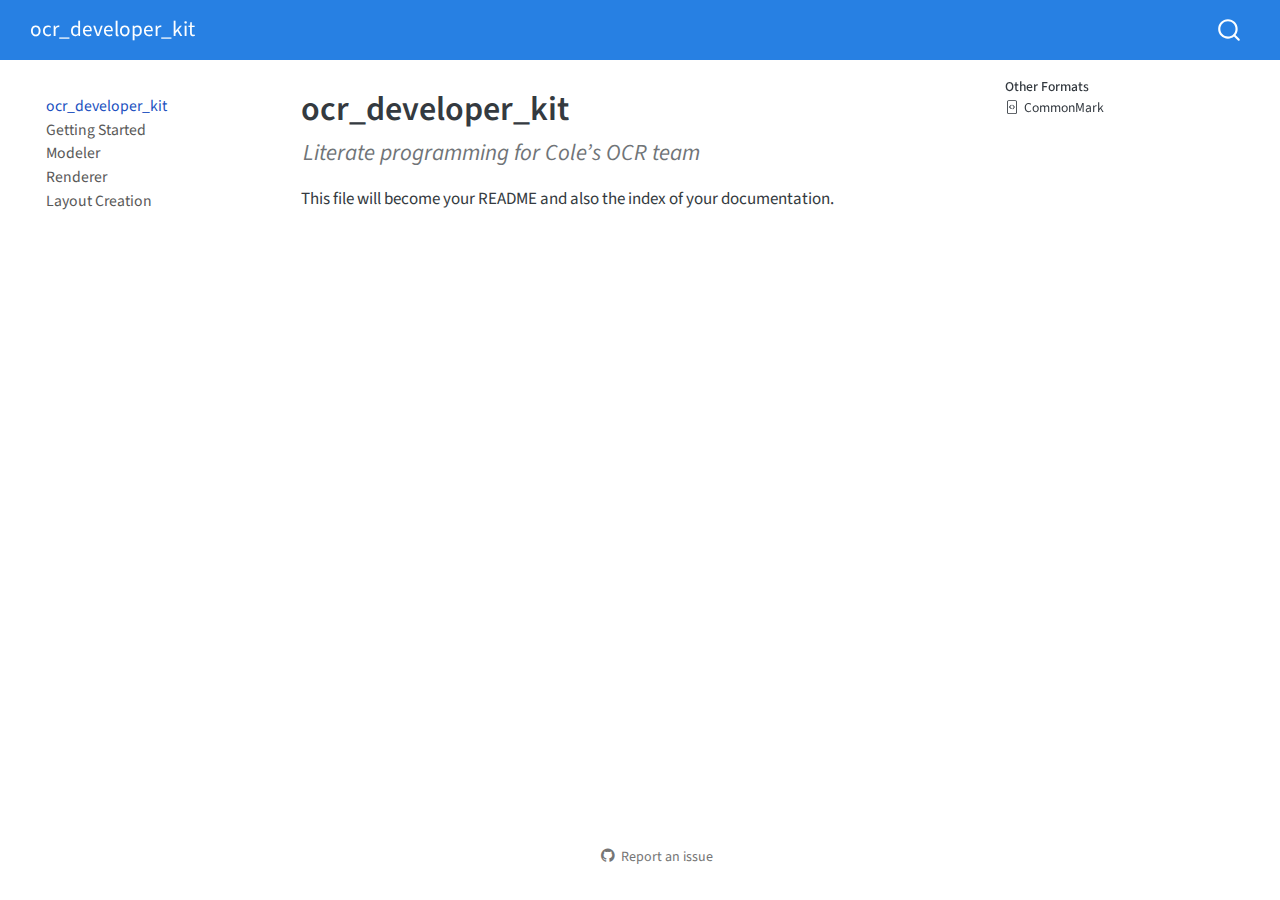
<file: index.html>
<!DOCTYPE html>
<html xmlns="http://www.w3.org/1999/xhtml" lang="en" xml:lang="en"><head>

<meta charset="utf-8">
<meta name="generator" content="quarto-1.7.34">

<meta name="viewport" content="width=device-width, initial-scale=1.0, user-scalable=yes">

<meta name="description" content="Literate programming for Cole’s OCR team">

<title>ocr_developer_kit</title>
<style>
code{white-space: pre-wrap;}
span.smallcaps{font-variant: small-caps;}
div.columns{display: flex; gap: min(4vw, 1.5em);}
div.column{flex: auto; overflow-x: auto;}
div.hanging-indent{margin-left: 1.5em; text-indent: -1.5em;}
ul.task-list{list-style: none;}
ul.task-list li input[type="checkbox"] {
  width: 0.8em;
  margin: 0 0.8em 0.2em -1em; /* quarto-specific, see https://github.com/quarto-dev/quarto-cli/issues/4556 */ 
  vertical-align: middle;
}
</style>


<script src="site_libs/quarto-nav/quarto-nav.js"></script>
<script src="site_libs/quarto-nav/headroom.min.js"></script>
<script src="site_libs/clipboard/clipboard.min.js"></script>
<script src="site_libs/quarto-search/autocomplete.umd.js"></script>
<script src="site_libs/quarto-search/fuse.min.js"></script>
<script src="site_libs/quarto-search/quarto-search.js"></script>
<meta name="quarto:offset" content="./">
<script src="site_libs/quarto-html/quarto.js" type="module"></script>
<script src="site_libs/quarto-html/tabsets/tabsets.js" type="module"></script>
<script src="site_libs/quarto-html/popper.min.js"></script>
<script src="site_libs/quarto-html/tippy.umd.min.js"></script>
<script src="site_libs/quarto-html/anchor.min.js"></script>
<link href="site_libs/quarto-html/tippy.css" rel="stylesheet">
<link href="site_libs/quarto-html/quarto-syntax-highlighting-c8ad9e5dbd60b7b70b38521ab19b7da4.css" rel="stylesheet" id="quarto-text-highlighting-styles">
<script src="site_libs/bootstrap/bootstrap.min.js"></script>
<link href="site_libs/bootstrap/bootstrap-icons.css" rel="stylesheet">
<link href="site_libs/bootstrap/bootstrap-ac0578e1f87f273c3fa40b04908a6ea7.min.css" rel="stylesheet" append-hash="true" id="quarto-bootstrap" data-mode="light">
<script id="quarto-search-options" type="application/json">{
  "location": "navbar",
  "copy-button": false,
  "collapse-after": 3,
  "panel-placement": "end",
  "type": "overlay",
  "limit": 50,
  "keyboard-shortcut": [
    "f",
    "/",
    "s"
  ],
  "show-item-context": false,
  "language": {
    "search-no-results-text": "No results",
    "search-matching-documents-text": "matching documents",
    "search-copy-link-title": "Copy link to search",
    "search-hide-matches-text": "Hide additional matches",
    "search-more-match-text": "more match in this document",
    "search-more-matches-text": "more matches in this document",
    "search-clear-button-title": "Clear",
    "search-text-placeholder": "",
    "search-detached-cancel-button-title": "Cancel",
    "search-submit-button-title": "Submit",
    "search-label": "Search"
  }
}</script>


<link rel="stylesheet" href="styles.css">
<meta property="og:title" content="ocr_developer_kit">
<meta property="og:description" content="Literate programming for Cole’s OCR team">
<meta property="og:site_name" content="ocr_developer_kit">
<meta name="twitter:title" content="ocr_developer_kit">
<meta name="twitter:description" content="Literate programming for Cole’s OCR team">
<meta name="twitter:card" content="summary">
</head>

<body class="nav-sidebar floating nav-fixed quarto-light">

<div id="quarto-search-results"></div>
  <header id="quarto-header" class="headroom fixed-top">
    <nav class="navbar navbar-expand-lg " data-bs-theme="dark">
      <div class="navbar-container container-fluid">
      <div class="navbar-brand-container mx-auto">
    <a class="navbar-brand" href="./index.html">
    <span class="navbar-title">ocr_developer_kit</span>
    </a>
  </div>
        <div class="quarto-navbar-tools tools-end">
</div>
          <div id="quarto-search" class="" title="Search"></div>
      </div> <!-- /container-fluid -->
    </nav>
  <nav class="quarto-secondary-nav">
    <div class="container-fluid d-flex">
      <button type="button" class="quarto-btn-toggle btn" data-bs-toggle="collapse" role="button" data-bs-target=".quarto-sidebar-collapse-item" aria-controls="quarto-sidebar" aria-expanded="false" aria-label="Toggle sidebar navigation" onclick="if (window.quartoToggleHeadroom) { window.quartoToggleHeadroom(); }">
        <i class="bi bi-layout-text-sidebar-reverse"></i>
      </button>
        <nav class="quarto-page-breadcrumbs" aria-label="breadcrumb"><ol class="breadcrumb"><li class="breadcrumb-item"><a href="./index.html">ocr_developer_kit</a></li></ol></nav>
        <a class="flex-grow-1" role="navigation" data-bs-toggle="collapse" data-bs-target=".quarto-sidebar-collapse-item" aria-controls="quarto-sidebar" aria-expanded="false" aria-label="Toggle sidebar navigation" onclick="if (window.quartoToggleHeadroom) { window.quartoToggleHeadroom(); }">      
        </a>
    </div>
  </nav>
</header>
<!-- content -->
<div id="quarto-content" class="quarto-container page-columns page-rows-contents page-layout-article page-navbar">
<!-- sidebar -->
  <nav id="quarto-sidebar" class="sidebar collapse collapse-horizontal quarto-sidebar-collapse-item sidebar-navigation floating overflow-auto">
    <div class="sidebar-menu-container"> 
    <ul class="list-unstyled mt-1">
        <li class="sidebar-item">
  <div class="sidebar-item-container"> 
  <a href="./index.html" class="sidebar-item-text sidebar-link active">
 <span class="menu-text">ocr_developer_kit</span></a>
  </div>
</li>
        <li class="sidebar-item">
  <div class="sidebar-item-container"> 
  <a href="./instruction_manual.html" class="sidebar-item-text sidebar-link">
 <span class="menu-text">Getting Started</span></a>
  </div>
</li>
        <li class="sidebar-item">
  <div class="sidebar-item-container"> 
  <a href="./modeler.html" class="sidebar-item-text sidebar-link">
 <span class="menu-text">Modeler</span></a>
  </div>
</li>
        <li class="sidebar-item">
  <div class="sidebar-item-container"> 
  <a href="./renderer.html" class="sidebar-item-text sidebar-link">
 <span class="menu-text">Renderer</span></a>
  </div>
</li>
        <li class="sidebar-item">
  <div class="sidebar-item-container"> 
  <a href="./komatsu_page2.html" class="sidebar-item-text sidebar-link">
 <span class="menu-text">Layout Creation</span></a>
  </div>
</li>
    </ul>
    </div>
</nav>
<div id="quarto-sidebar-glass" class="quarto-sidebar-collapse-item" data-bs-toggle="collapse" data-bs-target=".quarto-sidebar-collapse-item"></div>
<!-- margin-sidebar -->
    <div id="quarto-margin-sidebar" class="sidebar margin-sidebar">
        
    <div class="quarto-alternate-formats"><h2>Other Formats</h2><ul><li><a href="index.html.md"><i class="bi bi-file-code"></i>CommonMark</a></li></ul></div></div>
<!-- main -->
<main class="content" id="quarto-document-content">

<header id="title-block-header" class="quarto-title-block default">
<div class="quarto-title">
<h1 class="title">ocr_developer_kit</h1>
</div>

<div>
  <div class="description">
    Literate programming for Cole’s OCR team
  </div>
</div>


<div class="quarto-title-meta">

    
  
    
  </div>
  


</header>


<!-- WARNING: THIS FILE WAS AUTOGENERATED! DO NOT EDIT! -->
<p>This file will become your README and also the index of your documentation.</p>



</main> <!-- /main -->
<script id="quarto-html-after-body" type="application/javascript">
  window.document.addEventListener("DOMContentLoaded", function (event) {
    const icon = "";
    const anchorJS = new window.AnchorJS();
    anchorJS.options = {
      placement: 'right',
      icon: icon
    };
    anchorJS.add('.anchored');
    const isCodeAnnotation = (el) => {
      for (const clz of el.classList) {
        if (clz.startsWith('code-annotation-')) {                     
          return true;
        }
      }
      return false;
    }
    const onCopySuccess = function(e) {
      // button target
      const button = e.trigger;
      // don't keep focus
      button.blur();
      // flash "checked"
      button.classList.add('code-copy-button-checked');
      var currentTitle = button.getAttribute("title");
      button.setAttribute("title", "Copied!");
      let tooltip;
      if (window.bootstrap) {
        button.setAttribute("data-bs-toggle", "tooltip");
        button.setAttribute("data-bs-placement", "left");
        button.setAttribute("data-bs-title", "Copied!");
        tooltip = new bootstrap.Tooltip(button, 
          { trigger: "manual", 
            customClass: "code-copy-button-tooltip",
            offset: [0, -8]});
        tooltip.show();    
      }
      setTimeout(function() {
        if (tooltip) {
          tooltip.hide();
          button.removeAttribute("data-bs-title");
          button.removeAttribute("data-bs-toggle");
          button.removeAttribute("data-bs-placement");
        }
        button.setAttribute("title", currentTitle);
        button.classList.remove('code-copy-button-checked');
      }, 1000);
      // clear code selection
      e.clearSelection();
    }
    const getTextToCopy = function(trigger) {
        const codeEl = trigger.previousElementSibling.cloneNode(true);
        for (const childEl of codeEl.children) {
          if (isCodeAnnotation(childEl)) {
            childEl.remove();
          }
        }
        return codeEl.innerText;
    }
    const clipboard = new window.ClipboardJS('.code-copy-button:not([data-in-quarto-modal])', {
      text: getTextToCopy
    });
    clipboard.on('success', onCopySuccess);
    if (window.document.getElementById('quarto-embedded-source-code-modal')) {
      const clipboardModal = new window.ClipboardJS('.code-copy-button[data-in-quarto-modal]', {
        text: getTextToCopy,
        container: window.document.getElementById('quarto-embedded-source-code-modal')
      });
      clipboardModal.on('success', onCopySuccess);
    }
      var localhostRegex = new RegExp(/^(?:http|https):\/\/localhost\:?[0-9]*\//);
      var mailtoRegex = new RegExp(/^mailto:/);
        var filterRegex = new RegExp("https:\/\/alix559\.github\.io\/ocr_developer_kit");
      var isInternal = (href) => {
          return filterRegex.test(href) || localhostRegex.test(href) || mailtoRegex.test(href);
      }
      // Inspect non-navigation links and adorn them if external
     var links = window.document.querySelectorAll('a[href]:not(.nav-link):not(.navbar-brand):not(.toc-action):not(.sidebar-link):not(.sidebar-item-toggle):not(.pagination-link):not(.no-external):not([aria-hidden]):not(.dropdown-item):not(.quarto-navigation-tool):not(.about-link)');
      for (var i=0; i<links.length; i++) {
        const link = links[i];
        if (!isInternal(link.href)) {
          // undo the damage that might have been done by quarto-nav.js in the case of
          // links that we want to consider external
          if (link.dataset.originalHref !== undefined) {
            link.href = link.dataset.originalHref;
          }
        }
      }
    function tippyHover(el, contentFn, onTriggerFn, onUntriggerFn) {
      const config = {
        allowHTML: true,
        maxWidth: 500,
        delay: 100,
        arrow: false,
        appendTo: function(el) {
            return el.parentElement;
        },
        interactive: true,
        interactiveBorder: 10,
        theme: 'quarto',
        placement: 'bottom-start',
      };
      if (contentFn) {
        config.content = contentFn;
      }
      if (onTriggerFn) {
        config.onTrigger = onTriggerFn;
      }
      if (onUntriggerFn) {
        config.onUntrigger = onUntriggerFn;
      }
      window.tippy(el, config); 
    }
    const noterefs = window.document.querySelectorAll('a[role="doc-noteref"]');
    for (var i=0; i<noterefs.length; i++) {
      const ref = noterefs[i];
      tippyHover(ref, function() {
        // use id or data attribute instead here
        let href = ref.getAttribute('data-footnote-href') || ref.getAttribute('href');
        try { href = new URL(href).hash; } catch {}
        const id = href.replace(/^#\/?/, "");
        const note = window.document.getElementById(id);
        if (note) {
          return note.innerHTML;
        } else {
          return "";
        }
      });
    }
    const xrefs = window.document.querySelectorAll('a.quarto-xref');
    const processXRef = (id, note) => {
      // Strip column container classes
      const stripColumnClz = (el) => {
        el.classList.remove("page-full", "page-columns");
        if (el.children) {
          for (const child of el.children) {
            stripColumnClz(child);
          }
        }
      }
      stripColumnClz(note)
      if (id === null || id.startsWith('sec-')) {
        // Special case sections, only their first couple elements
        const container = document.createElement("div");
        if (note.children && note.children.length > 2) {
          container.appendChild(note.children[0].cloneNode(true));
          for (let i = 1; i < note.children.length; i++) {
            const child = note.children[i];
            if (child.tagName === "P" && child.innerText === "") {
              continue;
            } else {
              container.appendChild(child.cloneNode(true));
              break;
            }
          }
          if (window.Quarto?.typesetMath) {
            window.Quarto.typesetMath(container);
          }
          return container.innerHTML
        } else {
          if (window.Quarto?.typesetMath) {
            window.Quarto.typesetMath(note);
          }
          return note.innerHTML;
        }
      } else {
        // Remove any anchor links if they are present
        const anchorLink = note.querySelector('a.anchorjs-link');
        if (anchorLink) {
          anchorLink.remove();
        }
        if (window.Quarto?.typesetMath) {
          window.Quarto.typesetMath(note);
        }
        if (note.classList.contains("callout")) {
          return note.outerHTML;
        } else {
          return note.innerHTML;
        }
      }
    }
    for (var i=0; i<xrefs.length; i++) {
      const xref = xrefs[i];
      tippyHover(xref, undefined, function(instance) {
        instance.disable();
        let url = xref.getAttribute('href');
        let hash = undefined; 
        if (url.startsWith('#')) {
          hash = url;
        } else {
          try { hash = new URL(url).hash; } catch {}
        }
        if (hash) {
          const id = hash.replace(/^#\/?/, "");
          const note = window.document.getElementById(id);
          if (note !== null) {
            try {
              const html = processXRef(id, note.cloneNode(true));
              instance.setContent(html);
            } finally {
              instance.enable();
              instance.show();
            }
          } else {
            // See if we can fetch this
            fetch(url.split('#')[0])
            .then(res => res.text())
            .then(html => {
              const parser = new DOMParser();
              const htmlDoc = parser.parseFromString(html, "text/html");
              const note = htmlDoc.getElementById(id);
              if (note !== null) {
                const html = processXRef(id, note);
                instance.setContent(html);
              } 
            }).finally(() => {
              instance.enable();
              instance.show();
            });
          }
        } else {
          // See if we can fetch a full url (with no hash to target)
          // This is a special case and we should probably do some content thinning / targeting
          fetch(url)
          .then(res => res.text())
          .then(html => {
            const parser = new DOMParser();
            const htmlDoc = parser.parseFromString(html, "text/html");
            const note = htmlDoc.querySelector('main.content');
            if (note !== null) {
              // This should only happen for chapter cross references
              // (since there is no id in the URL)
              // remove the first header
              if (note.children.length > 0 && note.children[0].tagName === "HEADER") {
                note.children[0].remove();
              }
              const html = processXRef(null, note);
              instance.setContent(html);
            } 
          }).finally(() => {
            instance.enable();
            instance.show();
          });
        }
      }, function(instance) {
      });
    }
        let selectedAnnoteEl;
        const selectorForAnnotation = ( cell, annotation) => {
          let cellAttr = 'data-code-cell="' + cell + '"';
          let lineAttr = 'data-code-annotation="' +  annotation + '"';
          const selector = 'span[' + cellAttr + '][' + lineAttr + ']';
          return selector;
        }
        const selectCodeLines = (annoteEl) => {
          const doc = window.document;
          const targetCell = annoteEl.getAttribute("data-target-cell");
          const targetAnnotation = annoteEl.getAttribute("data-target-annotation");
          const annoteSpan = window.document.querySelector(selectorForAnnotation(targetCell, targetAnnotation));
          const lines = annoteSpan.getAttribute("data-code-lines").split(",");
          const lineIds = lines.map((line) => {
            return targetCell + "-" + line;
          })
          let top = null;
          let height = null;
          let parent = null;
          if (lineIds.length > 0) {
              //compute the position of the single el (top and bottom and make a div)
              const el = window.document.getElementById(lineIds[0]);
              top = el.offsetTop;
              height = el.offsetHeight;
              parent = el.parentElement.parentElement;
            if (lineIds.length > 1) {
              const lastEl = window.document.getElementById(lineIds[lineIds.length - 1]);
              const bottom = lastEl.offsetTop + lastEl.offsetHeight;
              height = bottom - top;
            }
            if (top !== null && height !== null && parent !== null) {
              // cook up a div (if necessary) and position it 
              let div = window.document.getElementById("code-annotation-line-highlight");
              if (div === null) {
                div = window.document.createElement("div");
                div.setAttribute("id", "code-annotation-line-highlight");
                div.style.position = 'absolute';
                parent.appendChild(div);
              }
              div.style.top = top - 2 + "px";
              div.style.height = height + 4 + "px";
              div.style.left = 0;
              let gutterDiv = window.document.getElementById("code-annotation-line-highlight-gutter");
              if (gutterDiv === null) {
                gutterDiv = window.document.createElement("div");
                gutterDiv.setAttribute("id", "code-annotation-line-highlight-gutter");
                gutterDiv.style.position = 'absolute';
                const codeCell = window.document.getElementById(targetCell);
                const gutter = codeCell.querySelector('.code-annotation-gutter');
                gutter.appendChild(gutterDiv);
              }
              gutterDiv.style.top = top - 2 + "px";
              gutterDiv.style.height = height + 4 + "px";
            }
            selectedAnnoteEl = annoteEl;
          }
        };
        const unselectCodeLines = () => {
          const elementsIds = ["code-annotation-line-highlight", "code-annotation-line-highlight-gutter"];
          elementsIds.forEach((elId) => {
            const div = window.document.getElementById(elId);
            if (div) {
              div.remove();
            }
          });
          selectedAnnoteEl = undefined;
        };
          // Handle positioning of the toggle
      window.addEventListener(
        "resize",
        throttle(() => {
          elRect = undefined;
          if (selectedAnnoteEl) {
            selectCodeLines(selectedAnnoteEl);
          }
        }, 10)
      );
      function throttle(fn, ms) {
      let throttle = false;
      let timer;
        return (...args) => {
          if(!throttle) { // first call gets through
              fn.apply(this, args);
              throttle = true;
          } else { // all the others get throttled
              if(timer) clearTimeout(timer); // cancel #2
              timer = setTimeout(() => {
                fn.apply(this, args);
                timer = throttle = false;
              }, ms);
          }
        };
      }
        // Attach click handler to the DT
        const annoteDls = window.document.querySelectorAll('dt[data-target-cell]');
        for (const annoteDlNode of annoteDls) {
          annoteDlNode.addEventListener('click', (event) => {
            const clickedEl = event.target;
            if (clickedEl !== selectedAnnoteEl) {
              unselectCodeLines();
              const activeEl = window.document.querySelector('dt[data-target-cell].code-annotation-active');
              if (activeEl) {
                activeEl.classList.remove('code-annotation-active');
              }
              selectCodeLines(clickedEl);
              clickedEl.classList.add('code-annotation-active');
            } else {
              // Unselect the line
              unselectCodeLines();
              clickedEl.classList.remove('code-annotation-active');
            }
          });
        }
    const findCites = (el) => {
      const parentEl = el.parentElement;
      if (parentEl) {
        const cites = parentEl.dataset.cites;
        if (cites) {
          return {
            el,
            cites: cites.split(' ')
          };
        } else {
          return findCites(el.parentElement)
        }
      } else {
        return undefined;
      }
    };
    var bibliorefs = window.document.querySelectorAll('a[role="doc-biblioref"]');
    for (var i=0; i<bibliorefs.length; i++) {
      const ref = bibliorefs[i];
      const citeInfo = findCites(ref);
      if (citeInfo) {
        tippyHover(citeInfo.el, function() {
          var popup = window.document.createElement('div');
          citeInfo.cites.forEach(function(cite) {
            var citeDiv = window.document.createElement('div');
            citeDiv.classList.add('hanging-indent');
            citeDiv.classList.add('csl-entry');
            var biblioDiv = window.document.getElementById('ref-' + cite);
            if (biblioDiv) {
              citeDiv.innerHTML = biblioDiv.innerHTML;
            }
            popup.appendChild(citeDiv);
          });
          return popup.innerHTML;
        });
      }
    }
  });
  </script>
</div> <!-- /content -->




<footer class="footer"><div class="nav-footer"><div class="nav-footer-center"><div class="toc-actions"><ul><li><a href="https://github.com/alix559/ocr_developer_kit/issues/new" class="toc-action"><i class="bi bi-github"></i>Report an issue</a></li></ul></div></div></div></footer></body></html>
</file>
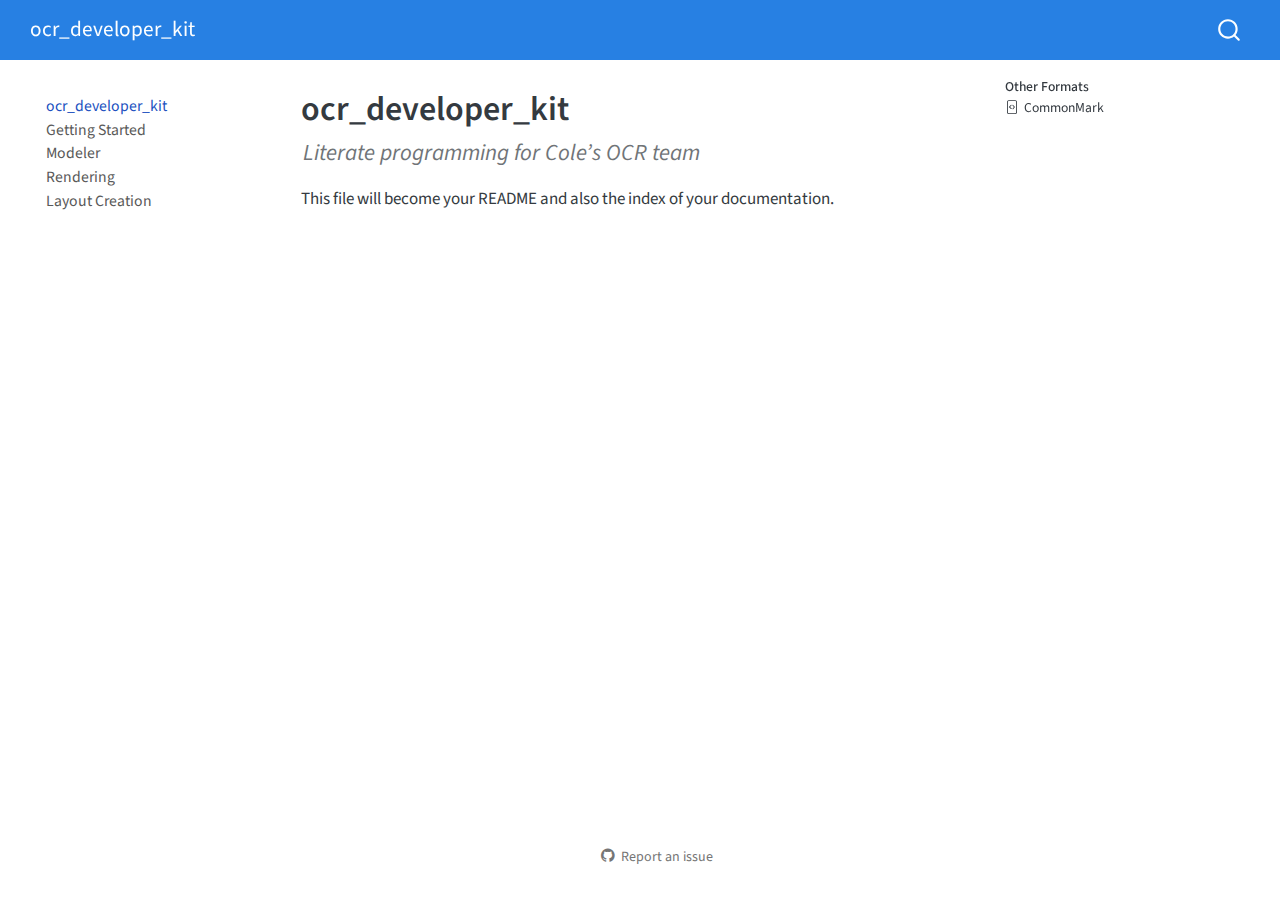
<file: _proc/_docs/index.html>
<!DOCTYPE html>
<html xmlns="http://www.w3.org/1999/xhtml" lang="en" xml:lang="en"><head>

<meta charset="utf-8">
<meta name="generator" content="quarto-1.7.33">

<meta name="viewport" content="width=device-width, initial-scale=1.0, user-scalable=yes">

<meta name="description" content="Literate programming for Cole’s OCR team">

<title>ocr_developer_kit</title>
<style>
code{white-space: pre-wrap;}
span.smallcaps{font-variant: small-caps;}
div.columns{display: flex; gap: min(4vw, 1.5em);}
div.column{flex: auto; overflow-x: auto;}
div.hanging-indent{margin-left: 1.5em; text-indent: -1.5em;}
ul.task-list{list-style: none;}
ul.task-list li input[type="checkbox"] {
  width: 0.8em;
  margin: 0 0.8em 0.2em -1em; /* quarto-specific, see https://github.com/quarto-dev/quarto-cli/issues/4556 */ 
  vertical-align: middle;
}
</style>


<script src="site_libs/quarto-nav/quarto-nav.js"></script>
<script src="site_libs/quarto-nav/headroom.min.js"></script>
<script src="site_libs/clipboard/clipboard.min.js"></script>
<script src="site_libs/quarto-search/autocomplete.umd.js"></script>
<script src="site_libs/quarto-search/fuse.min.js"></script>
<script src="site_libs/quarto-search/quarto-search.js"></script>
<meta name="quarto:offset" content="./">
<script src="site_libs/quarto-html/quarto.js" type="module"></script>
<script src="site_libs/quarto-html/tabsets/tabsets.js" type="module"></script>
<script src="site_libs/quarto-html/popper.min.js"></script>
<script src="site_libs/quarto-html/tippy.umd.min.js"></script>
<script src="site_libs/quarto-html/anchor.min.js"></script>
<link href="site_libs/quarto-html/tippy.css" rel="stylesheet">
<link href="site_libs/quarto-html/quarto-syntax-highlighting-ea385d0e468b0dd5ea5bf0780b1290d9.css" rel="stylesheet" id="quarto-text-highlighting-styles">
<script src="site_libs/bootstrap/bootstrap.min.js"></script>
<link href="site_libs/bootstrap/bootstrap-icons.css" rel="stylesheet">
<link href="site_libs/bootstrap/bootstrap-d11108efa633db5fb157ab0a190faa78.min.css" rel="stylesheet" append-hash="true" id="quarto-bootstrap" data-mode="light">
<script id="quarto-search-options" type="application/json">{
  "location": "navbar",
  "copy-button": false,
  "collapse-after": 3,
  "panel-placement": "end",
  "type": "overlay",
  "limit": 50,
  "keyboard-shortcut": [
    "f",
    "/",
    "s"
  ],
  "show-item-context": false,
  "language": {
    "search-no-results-text": "No results",
    "search-matching-documents-text": "matching documents",
    "search-copy-link-title": "Copy link to search",
    "search-hide-matches-text": "Hide additional matches",
    "search-more-match-text": "more match in this document",
    "search-more-matches-text": "more matches in this document",
    "search-clear-button-title": "Clear",
    "search-text-placeholder": "",
    "search-detached-cancel-button-title": "Cancel",
    "search-submit-button-title": "Submit",
    "search-label": "Search"
  }
}</script>


<link rel="stylesheet" href="styles.css">
<meta property="og:title" content="ocr_developer_kit">
<meta property="og:description" content="Literate programming for Cole’s OCR team">
<meta property="og:site_name" content="ocr_developer_kit">
<meta name="twitter:title" content="ocr_developer_kit">
<meta name="twitter:description" content="Literate programming for Cole’s OCR team">
<meta name="twitter:card" content="summary">
</head>

<body class="nav-sidebar floating nav-fixed quarto-light">

<div id="quarto-search-results"></div>
  <header id="quarto-header" class="headroom fixed-top">
    <nav class="navbar navbar-expand-lg " data-bs-theme="dark">
      <div class="navbar-container container-fluid">
      <div class="navbar-brand-container mx-auto">
    <a class="navbar-brand" href="./index.html">
    <span class="navbar-title">ocr_developer_kit</span>
    </a>
  </div>
        <div class="quarto-navbar-tools tools-end">
</div>
          <div id="quarto-search" class="" title="Search"></div>
      </div> <!-- /container-fluid -->
    </nav>
  <nav class="quarto-secondary-nav">
    <div class="container-fluid d-flex">
      <button type="button" class="quarto-btn-toggle btn" data-bs-toggle="collapse" role="button" data-bs-target=".quarto-sidebar-collapse-item" aria-controls="quarto-sidebar" aria-expanded="false" aria-label="Toggle sidebar navigation" onclick="if (window.quartoToggleHeadroom) { window.quartoToggleHeadroom(); }">
        <i class="bi bi-layout-text-sidebar-reverse"></i>
      </button>
        <nav class="quarto-page-breadcrumbs" aria-label="breadcrumb"><ol class="breadcrumb"><li class="breadcrumb-item"><a href="./index.html">ocr_developer_kit</a></li></ol></nav>
        <a class="flex-grow-1" role="navigation" data-bs-toggle="collapse" data-bs-target=".quarto-sidebar-collapse-item" aria-controls="quarto-sidebar" aria-expanded="false" aria-label="Toggle sidebar navigation" onclick="if (window.quartoToggleHeadroom) { window.quartoToggleHeadroom(); }">      
        </a>
    </div>
  </nav>
</header>
<!-- content -->
<div id="quarto-content" class="quarto-container page-columns page-rows-contents page-layout-article page-navbar">
<!-- sidebar -->
  <nav id="quarto-sidebar" class="sidebar collapse collapse-horizontal quarto-sidebar-collapse-item sidebar-navigation floating overflow-auto">
    <div class="sidebar-menu-container"> 
    <ul class="list-unstyled mt-1">
        <li class="sidebar-item">
  <div class="sidebar-item-container"> 
  <a href="./index.html" class="sidebar-item-text sidebar-link active">
 <span class="menu-text">ocr_developer_kit</span></a>
  </div>
</li>
        <li class="sidebar-item">
  <div class="sidebar-item-container"> 
  <a href="./instruction_manual.html" class="sidebar-item-text sidebar-link">
 <span class="menu-text">Getting Started</span></a>
  </div>
</li>
        <li class="sidebar-item">
  <div class="sidebar-item-container"> 
  <a href="./modeler.html" class="sidebar-item-text sidebar-link">
 <span class="menu-text">Modeler</span></a>
  </div>
</li>
        <li class="sidebar-item">
  <div class="sidebar-item-container"> 
  <a href="./renderer.html" class="sidebar-item-text sidebar-link">
 <span class="menu-text">Rendering</span></a>
  </div>
</li>
        <li class="sidebar-item">
  <div class="sidebar-item-container"> 
  <a href="./komatsu_page2.html" class="sidebar-item-text sidebar-link">
 <span class="menu-text">Layout Creation</span></a>
  </div>
</li>
    </ul>
    </div>
</nav>
<div id="quarto-sidebar-glass" class="quarto-sidebar-collapse-item" data-bs-toggle="collapse" data-bs-target=".quarto-sidebar-collapse-item"></div>
<!-- margin-sidebar -->
    <div id="quarto-margin-sidebar" class="sidebar margin-sidebar">
        
    <div class="quarto-alternate-formats"><h2>Other Formats</h2><ul><li><a href="index.html.md"><i class="bi bi-file-code"></i>CommonMark</a></li></ul></div></div>
<!-- main -->
<main class="content" id="quarto-document-content">

<header id="title-block-header" class="quarto-title-block default">
<div class="quarto-title">
<h1 class="title">ocr_developer_kit</h1>
</div>

<div>
  <div class="description">
    Literate programming for Cole’s OCR team
  </div>
</div>


<div class="quarto-title-meta">

    
  
    
  </div>
  


</header>


<!-- WARNING: THIS FILE WAS AUTOGENERATED! DO NOT EDIT! -->
<p>This file will become your README and also the index of your documentation.</p>



</main> <!-- /main -->
<script id="quarto-html-after-body" type="application/javascript">
  window.document.addEventListener("DOMContentLoaded", function (event) {
    const icon = "";
    const anchorJS = new window.AnchorJS();
    anchorJS.options = {
      placement: 'right',
      icon: icon
    };
    anchorJS.add('.anchored');
    const isCodeAnnotation = (el) => {
      for (const clz of el.classList) {
        if (clz.startsWith('code-annotation-')) {                     
          return true;
        }
      }
      return false;
    }
    const onCopySuccess = function(e) {
      // button target
      const button = e.trigger;
      // don't keep focus
      button.blur();
      // flash "checked"
      button.classList.add('code-copy-button-checked');
      var currentTitle = button.getAttribute("title");
      button.setAttribute("title", "Copied!");
      let tooltip;
      if (window.bootstrap) {
        button.setAttribute("data-bs-toggle", "tooltip");
        button.setAttribute("data-bs-placement", "left");
        button.setAttribute("data-bs-title", "Copied!");
        tooltip = new bootstrap.Tooltip(button, 
          { trigger: "manual", 
            customClass: "code-copy-button-tooltip",
            offset: [0, -8]});
        tooltip.show();    
      }
      setTimeout(function() {
        if (tooltip) {
          tooltip.hide();
          button.removeAttribute("data-bs-title");
          button.removeAttribute("data-bs-toggle");
          button.removeAttribute("data-bs-placement");
        }
        button.setAttribute("title", currentTitle);
        button.classList.remove('code-copy-button-checked');
      }, 1000);
      // clear code selection
      e.clearSelection();
    }
    const getTextToCopy = function(trigger) {
        const codeEl = trigger.previousElementSibling.cloneNode(true);
        for (const childEl of codeEl.children) {
          if (isCodeAnnotation(childEl)) {
            childEl.remove();
          }
        }
        return codeEl.innerText;
    }
    const clipboard = new window.ClipboardJS('.code-copy-button:not([data-in-quarto-modal])', {
      text: getTextToCopy
    });
    clipboard.on('success', onCopySuccess);
    if (window.document.getElementById('quarto-embedded-source-code-modal')) {
      const clipboardModal = new window.ClipboardJS('.code-copy-button[data-in-quarto-modal]', {
        text: getTextToCopy,
        container: window.document.getElementById('quarto-embedded-source-code-modal')
      });
      clipboardModal.on('success', onCopySuccess);
    }
      var localhostRegex = new RegExp(/^(?:http|https):\/\/localhost\:?[0-9]*\//);
      var mailtoRegex = new RegExp(/^mailto:/);
        var filterRegex = new RegExp("https:\/\/alix559\.github\.io\/ocr_developer_kit");
      var isInternal = (href) => {
          return filterRegex.test(href) || localhostRegex.test(href) || mailtoRegex.test(href);
      }
      // Inspect non-navigation links and adorn them if external
     var links = window.document.querySelectorAll('a[href]:not(.nav-link):not(.navbar-brand):not(.toc-action):not(.sidebar-link):not(.sidebar-item-toggle):not(.pagination-link):not(.no-external):not([aria-hidden]):not(.dropdown-item):not(.quarto-navigation-tool):not(.about-link)');
      for (var i=0; i<links.length; i++) {
        const link = links[i];
        if (!isInternal(link.href)) {
          // undo the damage that might have been done by quarto-nav.js in the case of
          // links that we want to consider external
          if (link.dataset.originalHref !== undefined) {
            link.href = link.dataset.originalHref;
          }
        }
      }
    function tippyHover(el, contentFn, onTriggerFn, onUntriggerFn) {
      const config = {
        allowHTML: true,
        maxWidth: 500,
        delay: 100,
        arrow: false,
        appendTo: function(el) {
            return el.parentElement;
        },
        interactive: true,
        interactiveBorder: 10,
        theme: 'quarto',
        placement: 'bottom-start',
      };
      if (contentFn) {
        config.content = contentFn;
      }
      if (onTriggerFn) {
        config.onTrigger = onTriggerFn;
      }
      if (onUntriggerFn) {
        config.onUntrigger = onUntriggerFn;
      }
      window.tippy(el, config); 
    }
    const noterefs = window.document.querySelectorAll('a[role="doc-noteref"]');
    for (var i=0; i<noterefs.length; i++) {
      const ref = noterefs[i];
      tippyHover(ref, function() {
        // use id or data attribute instead here
        let href = ref.getAttribute('data-footnote-href') || ref.getAttribute('href');
        try { href = new URL(href).hash; } catch {}
        const id = href.replace(/^#\/?/, "");
        const note = window.document.getElementById(id);
        if (note) {
          return note.innerHTML;
        } else {
          return "";
        }
      });
    }
    const xrefs = window.document.querySelectorAll('a.quarto-xref');
    const processXRef = (id, note) => {
      // Strip column container classes
      const stripColumnClz = (el) => {
        el.classList.remove("page-full", "page-columns");
        if (el.children) {
          for (const child of el.children) {
            stripColumnClz(child);
          }
        }
      }
      stripColumnClz(note)
      if (id === null || id.startsWith('sec-')) {
        // Special case sections, only their first couple elements
        const container = document.createElement("div");
        if (note.children && note.children.length > 2) {
          container.appendChild(note.children[0].cloneNode(true));
          for (let i = 1; i < note.children.length; i++) {
            const child = note.children[i];
            if (child.tagName === "P" && child.innerText === "") {
              continue;
            } else {
              container.appendChild(child.cloneNode(true));
              break;
            }
          }
          if (window.Quarto?.typesetMath) {
            window.Quarto.typesetMath(container);
          }
          return container.innerHTML
        } else {
          if (window.Quarto?.typesetMath) {
            window.Quarto.typesetMath(note);
          }
          return note.innerHTML;
        }
      } else {
        // Remove any anchor links if they are present
        const anchorLink = note.querySelector('a.anchorjs-link');
        if (anchorLink) {
          anchorLink.remove();
        }
        if (window.Quarto?.typesetMath) {
          window.Quarto.typesetMath(note);
        }
        if (note.classList.contains("callout")) {
          return note.outerHTML;
        } else {
          return note.innerHTML;
        }
      }
    }
    for (var i=0; i<xrefs.length; i++) {
      const xref = xrefs[i];
      tippyHover(xref, undefined, function(instance) {
        instance.disable();
        let url = xref.getAttribute('href');
        let hash = undefined; 
        if (url.startsWith('#')) {
          hash = url;
        } else {
          try { hash = new URL(url).hash; } catch {}
        }
        if (hash) {
          const id = hash.replace(/^#\/?/, "");
          const note = window.document.getElementById(id);
          if (note !== null) {
            try {
              const html = processXRef(id, note.cloneNode(true));
              instance.setContent(html);
            } finally {
              instance.enable();
              instance.show();
            }
          } else {
            // See if we can fetch this
            fetch(url.split('#')[0])
            .then(res => res.text())
            .then(html => {
              const parser = new DOMParser();
              const htmlDoc = parser.parseFromString(html, "text/html");
              const note = htmlDoc.getElementById(id);
              if (note !== null) {
                const html = processXRef(id, note);
                instance.setContent(html);
              } 
            }).finally(() => {
              instance.enable();
              instance.show();
            });
          }
        } else {
          // See if we can fetch a full url (with no hash to target)
          // This is a special case and we should probably do some content thinning / targeting
          fetch(url)
          .then(res => res.text())
          .then(html => {
            const parser = new DOMParser();
            const htmlDoc = parser.parseFromString(html, "text/html");
            const note = htmlDoc.querySelector('main.content');
            if (note !== null) {
              // This should only happen for chapter cross references
              // (since there is no id in the URL)
              // remove the first header
              if (note.children.length > 0 && note.children[0].tagName === "HEADER") {
                note.children[0].remove();
              }
              const html = processXRef(null, note);
              instance.setContent(html);
            } 
          }).finally(() => {
            instance.enable();
            instance.show();
          });
        }
      }, function(instance) {
      });
    }
        let selectedAnnoteEl;
        const selectorForAnnotation = ( cell, annotation) => {
          let cellAttr = 'data-code-cell="' + cell + '"';
          let lineAttr = 'data-code-annotation="' +  annotation + '"';
          const selector = 'span[' + cellAttr + '][' + lineAttr + ']';
          return selector;
        }
        const selectCodeLines = (annoteEl) => {
          const doc = window.document;
          const targetCell = annoteEl.getAttribute("data-target-cell");
          const targetAnnotation = annoteEl.getAttribute("data-target-annotation");
          const annoteSpan = window.document.querySelector(selectorForAnnotation(targetCell, targetAnnotation));
          const lines = annoteSpan.getAttribute("data-code-lines").split(",");
          const lineIds = lines.map((line) => {
            return targetCell + "-" + line;
          })
          let top = null;
          let height = null;
          let parent = null;
          if (lineIds.length > 0) {
              //compute the position of the single el (top and bottom and make a div)
              const el = window.document.getElementById(lineIds[0]);
              top = el.offsetTop;
              height = el.offsetHeight;
              parent = el.parentElement.parentElement;
            if (lineIds.length > 1) {
              const lastEl = window.document.getElementById(lineIds[lineIds.length - 1]);
              const bottom = lastEl.offsetTop + lastEl.offsetHeight;
              height = bottom - top;
            }
            if (top !== null && height !== null && parent !== null) {
              // cook up a div (if necessary) and position it 
              let div = window.document.getElementById("code-annotation-line-highlight");
              if (div === null) {
                div = window.document.createElement("div");
                div.setAttribute("id", "code-annotation-line-highlight");
                div.style.position = 'absolute';
                parent.appendChild(div);
              }
              div.style.top = top - 2 + "px";
              div.style.height = height + 4 + "px";
              div.style.left = 0;
              let gutterDiv = window.document.getElementById("code-annotation-line-highlight-gutter");
              if (gutterDiv === null) {
                gutterDiv = window.document.createElement("div");
                gutterDiv.setAttribute("id", "code-annotation-line-highlight-gutter");
                gutterDiv.style.position = 'absolute';
                const codeCell = window.document.getElementById(targetCell);
                const gutter = codeCell.querySelector('.code-annotation-gutter');
                gutter.appendChild(gutterDiv);
              }
              gutterDiv.style.top = top - 2 + "px";
              gutterDiv.style.height = height + 4 + "px";
            }
            selectedAnnoteEl = annoteEl;
          }
        };
        const unselectCodeLines = () => {
          const elementsIds = ["code-annotation-line-highlight", "code-annotation-line-highlight-gutter"];
          elementsIds.forEach((elId) => {
            const div = window.document.getElementById(elId);
            if (div) {
              div.remove();
            }
          });
          selectedAnnoteEl = undefined;
        };
          // Handle positioning of the toggle
      window.addEventListener(
        "resize",
        throttle(() => {
          elRect = undefined;
          if (selectedAnnoteEl) {
            selectCodeLines(selectedAnnoteEl);
          }
        }, 10)
      );
      function throttle(fn, ms) {
      let throttle = false;
      let timer;
        return (...args) => {
          if(!throttle) { // first call gets through
              fn.apply(this, args);
              throttle = true;
          } else { // all the others get throttled
              if(timer) clearTimeout(timer); // cancel #2
              timer = setTimeout(() => {
                fn.apply(this, args);
                timer = throttle = false;
              }, ms);
          }
        };
      }
        // Attach click handler to the DT
        const annoteDls = window.document.querySelectorAll('dt[data-target-cell]');
        for (const annoteDlNode of annoteDls) {
          annoteDlNode.addEventListener('click', (event) => {
            const clickedEl = event.target;
            if (clickedEl !== selectedAnnoteEl) {
              unselectCodeLines();
              const activeEl = window.document.querySelector('dt[data-target-cell].code-annotation-active');
              if (activeEl) {
                activeEl.classList.remove('code-annotation-active');
              }
              selectCodeLines(clickedEl);
              clickedEl.classList.add('code-annotation-active');
            } else {
              // Unselect the line
              unselectCodeLines();
              clickedEl.classList.remove('code-annotation-active');
            }
          });
        }
    const findCites = (el) => {
      const parentEl = el.parentElement;
      if (parentEl) {
        const cites = parentEl.dataset.cites;
        if (cites) {
          return {
            el,
            cites: cites.split(' ')
          };
        } else {
          return findCites(el.parentElement)
        }
      } else {
        return undefined;
      }
    };
    var bibliorefs = window.document.querySelectorAll('a[role="doc-biblioref"]');
    for (var i=0; i<bibliorefs.length; i++) {
      const ref = bibliorefs[i];
      const citeInfo = findCites(ref);
      if (citeInfo) {
        tippyHover(citeInfo.el, function() {
          var popup = window.document.createElement('div');
          citeInfo.cites.forEach(function(cite) {
            var citeDiv = window.document.createElement('div');
            citeDiv.classList.add('hanging-indent');
            citeDiv.classList.add('csl-entry');
            var biblioDiv = window.document.getElementById('ref-' + cite);
            if (biblioDiv) {
              citeDiv.innerHTML = biblioDiv.innerHTML;
            }
            popup.appendChild(citeDiv);
          });
          return popup.innerHTML;
        });
      }
    }
  });
  </script>
</div> <!-- /content -->




<footer class="footer"><div class="nav-footer"><div class="nav-footer-center"><div class="toc-actions"><ul><li><a href="https://github.com/alix559/ocr_developer_kit/issues/new" class="toc-action"><i class="bi bi-github"></i>Report an issue</a></li></ul></div></div></div></footer></body></html>
</file>
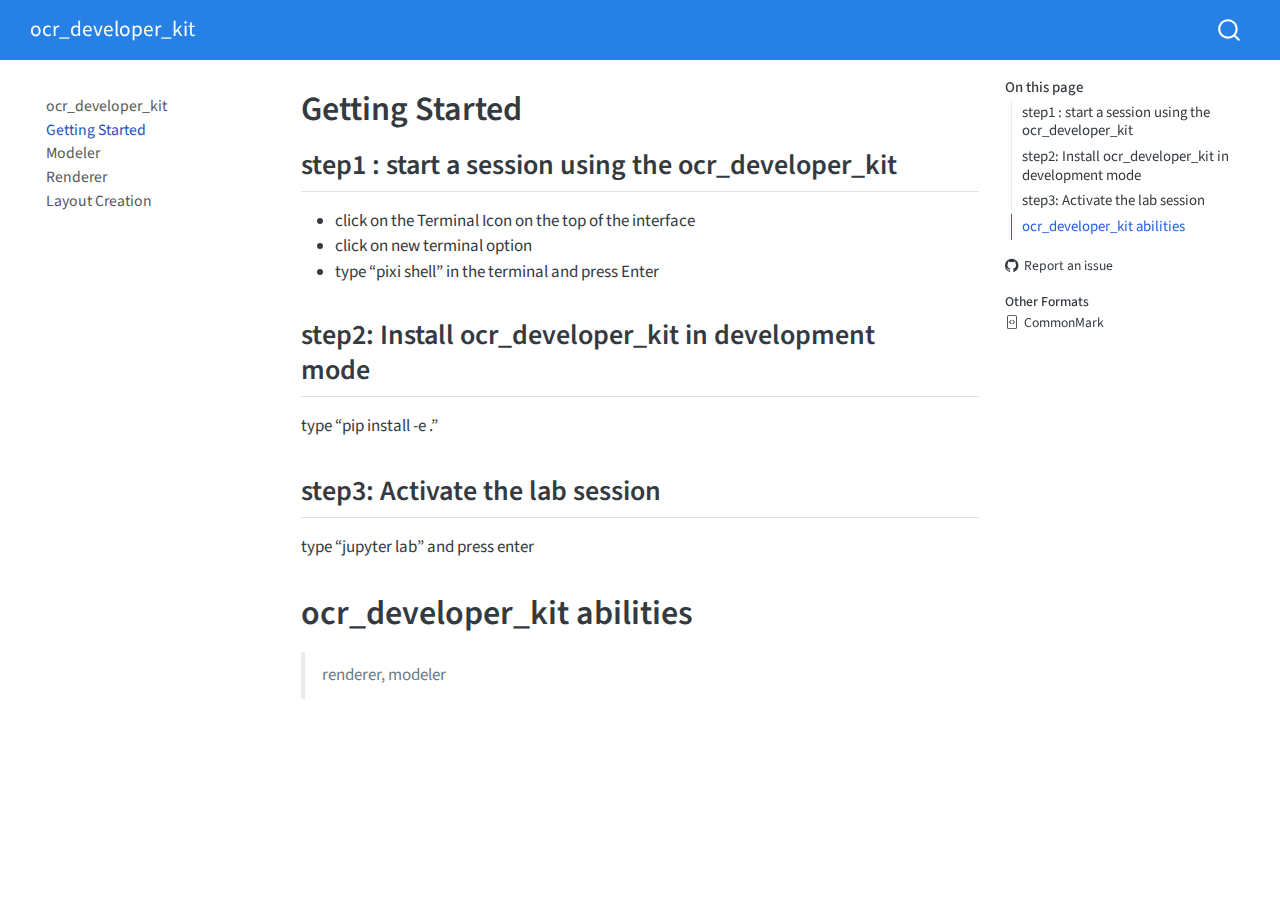
<file: instruction_manual.html>
<!DOCTYPE html>
<html xmlns="http://www.w3.org/1999/xhtml" lang="en" xml:lang="en"><head>

<meta charset="utf-8">
<meta name="generator" content="quarto-1.7.34">

<meta name="viewport" content="width=device-width, initial-scale=1.0, user-scalable=yes">


<title>Getting Started – ocr_developer_kit</title>
<style>
code{white-space: pre-wrap;}
span.smallcaps{font-variant: small-caps;}
div.columns{display: flex; gap: min(4vw, 1.5em);}
div.column{flex: auto; overflow-x: auto;}
div.hanging-indent{margin-left: 1.5em; text-indent: -1.5em;}
ul.task-list{list-style: none;}
ul.task-list li input[type="checkbox"] {
  width: 0.8em;
  margin: 0 0.8em 0.2em -1em; /* quarto-specific, see https://github.com/quarto-dev/quarto-cli/issues/4556 */ 
  vertical-align: middle;
}
</style>


<script src="site_libs/quarto-nav/quarto-nav.js"></script>
<script src="site_libs/quarto-nav/headroom.min.js"></script>
<script src="site_libs/clipboard/clipboard.min.js"></script>
<script src="site_libs/quarto-search/autocomplete.umd.js"></script>
<script src="site_libs/quarto-search/fuse.min.js"></script>
<script src="site_libs/quarto-search/quarto-search.js"></script>
<meta name="quarto:offset" content="./">
<script src="site_libs/quarto-html/quarto.js" type="module"></script>
<script src="site_libs/quarto-html/tabsets/tabsets.js" type="module"></script>
<script src="site_libs/quarto-html/popper.min.js"></script>
<script src="site_libs/quarto-html/tippy.umd.min.js"></script>
<script src="site_libs/quarto-html/anchor.min.js"></script>
<link href="site_libs/quarto-html/tippy.css" rel="stylesheet">
<link href="site_libs/quarto-html/quarto-syntax-highlighting-c8ad9e5dbd60b7b70b38521ab19b7da4.css" rel="stylesheet" id="quarto-text-highlighting-styles">
<script src="site_libs/bootstrap/bootstrap.min.js"></script>
<link href="site_libs/bootstrap/bootstrap-icons.css" rel="stylesheet">
<link href="site_libs/bootstrap/bootstrap-ac0578e1f87f273c3fa40b04908a6ea7.min.css" rel="stylesheet" append-hash="true" id="quarto-bootstrap" data-mode="light">
<script id="quarto-search-options" type="application/json">{
  "location": "navbar",
  "copy-button": false,
  "collapse-after": 3,
  "panel-placement": "end",
  "type": "overlay",
  "limit": 50,
  "keyboard-shortcut": [
    "f",
    "/",
    "s"
  ],
  "show-item-context": false,
  "language": {
    "search-no-results-text": "No results",
    "search-matching-documents-text": "matching documents",
    "search-copy-link-title": "Copy link to search",
    "search-hide-matches-text": "Hide additional matches",
    "search-more-match-text": "more match in this document",
    "search-more-matches-text": "more matches in this document",
    "search-clear-button-title": "Clear",
    "search-text-placeholder": "",
    "search-detached-cancel-button-title": "Cancel",
    "search-submit-button-title": "Submit",
    "search-label": "Search"
  }
}</script>


<link rel="stylesheet" href="styles.css">
<meta property="og:title" content="Getting Started – ocr_developer_kit">
<meta property="og:description" content="Literate programming for Cole’s OCR team">
<meta property="og:site_name" content="ocr_developer_kit">
<meta name="twitter:title" content="Getting Started – ocr_developer_kit">
<meta name="twitter:description" content="Literate programming for Cole’s OCR team">
<meta name="twitter:card" content="summary">
</head>

<body class="nav-sidebar floating nav-fixed quarto-light">

<div id="quarto-search-results"></div>
  <header id="quarto-header" class="headroom fixed-top">
    <nav class="navbar navbar-expand-lg " data-bs-theme="dark">
      <div class="navbar-container container-fluid">
      <div class="navbar-brand-container mx-auto">
    <a class="navbar-brand" href="./index.html">
    <span class="navbar-title">ocr_developer_kit</span>
    </a>
  </div>
        <div class="quarto-navbar-tools tools-end">
</div>
          <div id="quarto-search" class="" title="Search"></div>
      </div> <!-- /container-fluid -->
    </nav>
  <nav class="quarto-secondary-nav">
    <div class="container-fluid d-flex">
      <button type="button" class="quarto-btn-toggle btn" data-bs-toggle="collapse" role="button" data-bs-target=".quarto-sidebar-collapse-item" aria-controls="quarto-sidebar" aria-expanded="false" aria-label="Toggle sidebar navigation" onclick="if (window.quartoToggleHeadroom) { window.quartoToggleHeadroom(); }">
        <i class="bi bi-layout-text-sidebar-reverse"></i>
      </button>
        <nav class="quarto-page-breadcrumbs" aria-label="breadcrumb"><ol class="breadcrumb"><li class="breadcrumb-item"><a href="./instruction_manual.html">Getting Started</a></li></ol></nav>
        <a class="flex-grow-1" role="navigation" data-bs-toggle="collapse" data-bs-target=".quarto-sidebar-collapse-item" aria-controls="quarto-sidebar" aria-expanded="false" aria-label="Toggle sidebar navigation" onclick="if (window.quartoToggleHeadroom) { window.quartoToggleHeadroom(); }">      
        </a>
    </div>
  </nav>
</header>
<!-- content -->
<div id="quarto-content" class="quarto-container page-columns page-rows-contents page-layout-article page-navbar">
<!-- sidebar -->
  <nav id="quarto-sidebar" class="sidebar collapse collapse-horizontal quarto-sidebar-collapse-item sidebar-navigation floating overflow-auto">
    <div class="sidebar-menu-container"> 
    <ul class="list-unstyled mt-1">
        <li class="sidebar-item">
  <div class="sidebar-item-container"> 
  <a href="./index.html" class="sidebar-item-text sidebar-link">
 <span class="menu-text">ocr_developer_kit</span></a>
  </div>
</li>
        <li class="sidebar-item">
  <div class="sidebar-item-container"> 
  <a href="./instruction_manual.html" class="sidebar-item-text sidebar-link active">
 <span class="menu-text">Getting Started</span></a>
  </div>
</li>
        <li class="sidebar-item">
  <div class="sidebar-item-container"> 
  <a href="./modeler.html" class="sidebar-item-text sidebar-link">
 <span class="menu-text">Modeler</span></a>
  </div>
</li>
        <li class="sidebar-item">
  <div class="sidebar-item-container"> 
  <a href="./renderer.html" class="sidebar-item-text sidebar-link">
 <span class="menu-text">Renderer</span></a>
  </div>
</li>
        <li class="sidebar-item">
  <div class="sidebar-item-container"> 
  <a href="./komatsu_page2.html" class="sidebar-item-text sidebar-link">
 <span class="menu-text">Layout Creation</span></a>
  </div>
</li>
    </ul>
    </div>
</nav>
<div id="quarto-sidebar-glass" class="quarto-sidebar-collapse-item" data-bs-toggle="collapse" data-bs-target=".quarto-sidebar-collapse-item"></div>
<!-- margin-sidebar -->
    <div id="quarto-margin-sidebar" class="sidebar margin-sidebar">
        <nav id="TOC" role="doc-toc" class="toc-active">
    <h2 id="toc-title">On this page</h2>
   
  <ul>
  <li><a href="#step1-start-a-session-using-the-ocr_developer_kit" id="toc-step1-start-a-session-using-the-ocr_developer_kit" class="nav-link active" data-scroll-target="#step1-start-a-session-using-the-ocr_developer_kit">step1 : start a session using the ocr_developer_kit</a></li>
  <li><a href="#step2-install-ocr_developer_kit-in-development-mode" id="toc-step2-install-ocr_developer_kit-in-development-mode" class="nav-link" data-scroll-target="#step2-install-ocr_developer_kit-in-development-mode">step2: Install ocr_developer_kit in development mode</a></li>
  <li><a href="#step3-activate-the-lab-session" id="toc-step3-activate-the-lab-session" class="nav-link" data-scroll-target="#step3-activate-the-lab-session">step3: Activate the lab session</a></li>
  <li><a href="#ocr_developer_kit-abilities" id="toc-ocr_developer_kit-abilities" class="nav-link" data-scroll-target="#ocr_developer_kit-abilities">ocr_developer_kit abilities</a></li>
  </ul>
<div class="toc-actions"><ul><li><a href="https://github.com/alix559/ocr_developer_kit/issues/new" class="toc-action"><i class="bi bi-github"></i>Report an issue</a></li></ul></div><div class="quarto-alternate-formats"><h2>Other Formats</h2><ul><li><a href="instruction_manual.html.md"><i class="bi bi-file-code"></i>CommonMark</a></li></ul></div></nav>
    </div>
<!-- main -->
<main class="content" id="quarto-document-content">

<header id="title-block-header" class="quarto-title-block default">
<div class="quarto-title">
<h1 class="title">Getting Started</h1>
</div>



<div class="quarto-title-meta">

    
  
    
  </div>
  


</header>


<!-- WARNING: THIS FILE WAS AUTOGENERATED! DO NOT EDIT! -->
<section id="step1-start-a-session-using-the-ocr_developer_kit" class="level2">
<h2 class="anchored" data-anchor-id="step1-start-a-session-using-the-ocr_developer_kit">step1 : start a session using the ocr_developer_kit</h2>
<ul>
<li>click on the Terminal Icon on the top of the interface</li>
<li>click on new terminal option</li>
<li>type “pixi shell” in the terminal and press Enter</li>
</ul>
</section>
<section id="step2-install-ocr_developer_kit-in-development-mode" class="level2">
<h2 class="anchored" data-anchor-id="step2-install-ocr_developer_kit-in-development-mode">step2: Install ocr_developer_kit in development mode</h2>
<p>type “pip install -e .”</p>
</section>
<section id="step3-activate-the-lab-session" class="level2">
<h2 class="anchored" data-anchor-id="step3-activate-the-lab-session">step3: Activate the lab session</h2>
<p>type “jupyter lab” and press enter</p>
</section>
<section id="ocr_developer_kit-abilities" class="level1">
<h1>ocr_developer_kit abilities</h1>
<blockquote class="blockquote">
<p>renderer, modeler</p>
</blockquote>


</section>

</main> <!-- /main -->
<script id="quarto-html-after-body" type="application/javascript">
  window.document.addEventListener("DOMContentLoaded", function (event) {
    const icon = "";
    const anchorJS = new window.AnchorJS();
    anchorJS.options = {
      placement: 'right',
      icon: icon
    };
    anchorJS.add('.anchored');
    const isCodeAnnotation = (el) => {
      for (const clz of el.classList) {
        if (clz.startsWith('code-annotation-')) {                     
          return true;
        }
      }
      return false;
    }
    const onCopySuccess = function(e) {
      // button target
      const button = e.trigger;
      // don't keep focus
      button.blur();
      // flash "checked"
      button.classList.add('code-copy-button-checked');
      var currentTitle = button.getAttribute("title");
      button.setAttribute("title", "Copied!");
      let tooltip;
      if (window.bootstrap) {
        button.setAttribute("data-bs-toggle", "tooltip");
        button.setAttribute("data-bs-placement", "left");
        button.setAttribute("data-bs-title", "Copied!");
        tooltip = new bootstrap.Tooltip(button, 
          { trigger: "manual", 
            customClass: "code-copy-button-tooltip",
            offset: [0, -8]});
        tooltip.show();    
      }
      setTimeout(function() {
        if (tooltip) {
          tooltip.hide();
          button.removeAttribute("data-bs-title");
          button.removeAttribute("data-bs-toggle");
          button.removeAttribute("data-bs-placement");
        }
        button.setAttribute("title", currentTitle);
        button.classList.remove('code-copy-button-checked');
      }, 1000);
      // clear code selection
      e.clearSelection();
    }
    const getTextToCopy = function(trigger) {
        const codeEl = trigger.previousElementSibling.cloneNode(true);
        for (const childEl of codeEl.children) {
          if (isCodeAnnotation(childEl)) {
            childEl.remove();
          }
        }
        return codeEl.innerText;
    }
    const clipboard = new window.ClipboardJS('.code-copy-button:not([data-in-quarto-modal])', {
      text: getTextToCopy
    });
    clipboard.on('success', onCopySuccess);
    if (window.document.getElementById('quarto-embedded-source-code-modal')) {
      const clipboardModal = new window.ClipboardJS('.code-copy-button[data-in-quarto-modal]', {
        text: getTextToCopy,
        container: window.document.getElementById('quarto-embedded-source-code-modal')
      });
      clipboardModal.on('success', onCopySuccess);
    }
      var localhostRegex = new RegExp(/^(?:http|https):\/\/localhost\:?[0-9]*\//);
      var mailtoRegex = new RegExp(/^mailto:/);
        var filterRegex = new RegExp("https:\/\/alix559\.github\.io\/ocr_developer_kit");
      var isInternal = (href) => {
          return filterRegex.test(href) || localhostRegex.test(href) || mailtoRegex.test(href);
      }
      // Inspect non-navigation links and adorn them if external
     var links = window.document.querySelectorAll('a[href]:not(.nav-link):not(.navbar-brand):not(.toc-action):not(.sidebar-link):not(.sidebar-item-toggle):not(.pagination-link):not(.no-external):not([aria-hidden]):not(.dropdown-item):not(.quarto-navigation-tool):not(.about-link)');
      for (var i=0; i<links.length; i++) {
        const link = links[i];
        if (!isInternal(link.href)) {
          // undo the damage that might have been done by quarto-nav.js in the case of
          // links that we want to consider external
          if (link.dataset.originalHref !== undefined) {
            link.href = link.dataset.originalHref;
          }
        }
      }
    function tippyHover(el, contentFn, onTriggerFn, onUntriggerFn) {
      const config = {
        allowHTML: true,
        maxWidth: 500,
        delay: 100,
        arrow: false,
        appendTo: function(el) {
            return el.parentElement;
        },
        interactive: true,
        interactiveBorder: 10,
        theme: 'quarto',
        placement: 'bottom-start',
      };
      if (contentFn) {
        config.content = contentFn;
      }
      if (onTriggerFn) {
        config.onTrigger = onTriggerFn;
      }
      if (onUntriggerFn) {
        config.onUntrigger = onUntriggerFn;
      }
      window.tippy(el, config); 
    }
    const noterefs = window.document.querySelectorAll('a[role="doc-noteref"]');
    for (var i=0; i<noterefs.length; i++) {
      const ref = noterefs[i];
      tippyHover(ref, function() {
        // use id or data attribute instead here
        let href = ref.getAttribute('data-footnote-href') || ref.getAttribute('href');
        try { href = new URL(href).hash; } catch {}
        const id = href.replace(/^#\/?/, "");
        const note = window.document.getElementById(id);
        if (note) {
          return note.innerHTML;
        } else {
          return "";
        }
      });
    }
    const xrefs = window.document.querySelectorAll('a.quarto-xref');
    const processXRef = (id, note) => {
      // Strip column container classes
      const stripColumnClz = (el) => {
        el.classList.remove("page-full", "page-columns");
        if (el.children) {
          for (const child of el.children) {
            stripColumnClz(child);
          }
        }
      }
      stripColumnClz(note)
      if (id === null || id.startsWith('sec-')) {
        // Special case sections, only their first couple elements
        const container = document.createElement("div");
        if (note.children && note.children.length > 2) {
          container.appendChild(note.children[0].cloneNode(true));
          for (let i = 1; i < note.children.length; i++) {
            const child = note.children[i];
            if (child.tagName === "P" && child.innerText === "") {
              continue;
            } else {
              container.appendChild(child.cloneNode(true));
              break;
            }
          }
          if (window.Quarto?.typesetMath) {
            window.Quarto.typesetMath(container);
          }
          return container.innerHTML
        } else {
          if (window.Quarto?.typesetMath) {
            window.Quarto.typesetMath(note);
          }
          return note.innerHTML;
        }
      } else {
        // Remove any anchor links if they are present
        const anchorLink = note.querySelector('a.anchorjs-link');
        if (anchorLink) {
          anchorLink.remove();
        }
        if (window.Quarto?.typesetMath) {
          window.Quarto.typesetMath(note);
        }
        if (note.classList.contains("callout")) {
          return note.outerHTML;
        } else {
          return note.innerHTML;
        }
      }
    }
    for (var i=0; i<xrefs.length; i++) {
      const xref = xrefs[i];
      tippyHover(xref, undefined, function(instance) {
        instance.disable();
        let url = xref.getAttribute('href');
        let hash = undefined; 
        if (url.startsWith('#')) {
          hash = url;
        } else {
          try { hash = new URL(url).hash; } catch {}
        }
        if (hash) {
          const id = hash.replace(/^#\/?/, "");
          const note = window.document.getElementById(id);
          if (note !== null) {
            try {
              const html = processXRef(id, note.cloneNode(true));
              instance.setContent(html);
            } finally {
              instance.enable();
              instance.show();
            }
          } else {
            // See if we can fetch this
            fetch(url.split('#')[0])
            .then(res => res.text())
            .then(html => {
              const parser = new DOMParser();
              const htmlDoc = parser.parseFromString(html, "text/html");
              const note = htmlDoc.getElementById(id);
              if (note !== null) {
                const html = processXRef(id, note);
                instance.setContent(html);
              } 
            }).finally(() => {
              instance.enable();
              instance.show();
            });
          }
        } else {
          // See if we can fetch a full url (with no hash to target)
          // This is a special case and we should probably do some content thinning / targeting
          fetch(url)
          .then(res => res.text())
          .then(html => {
            const parser = new DOMParser();
            const htmlDoc = parser.parseFromString(html, "text/html");
            const note = htmlDoc.querySelector('main.content');
            if (note !== null) {
              // This should only happen for chapter cross references
              // (since there is no id in the URL)
              // remove the first header
              if (note.children.length > 0 && note.children[0].tagName === "HEADER") {
                note.children[0].remove();
              }
              const html = processXRef(null, note);
              instance.setContent(html);
            } 
          }).finally(() => {
            instance.enable();
            instance.show();
          });
        }
      }, function(instance) {
      });
    }
        let selectedAnnoteEl;
        const selectorForAnnotation = ( cell, annotation) => {
          let cellAttr = 'data-code-cell="' + cell + '"';
          let lineAttr = 'data-code-annotation="' +  annotation + '"';
          const selector = 'span[' + cellAttr + '][' + lineAttr + ']';
          return selector;
        }
        const selectCodeLines = (annoteEl) => {
          const doc = window.document;
          const targetCell = annoteEl.getAttribute("data-target-cell");
          const targetAnnotation = annoteEl.getAttribute("data-target-annotation");
          const annoteSpan = window.document.querySelector(selectorForAnnotation(targetCell, targetAnnotation));
          const lines = annoteSpan.getAttribute("data-code-lines").split(",");
          const lineIds = lines.map((line) => {
            return targetCell + "-" + line;
          })
          let top = null;
          let height = null;
          let parent = null;
          if (lineIds.length > 0) {
              //compute the position of the single el (top and bottom and make a div)
              const el = window.document.getElementById(lineIds[0]);
              top = el.offsetTop;
              height = el.offsetHeight;
              parent = el.parentElement.parentElement;
            if (lineIds.length > 1) {
              const lastEl = window.document.getElementById(lineIds[lineIds.length - 1]);
              const bottom = lastEl.offsetTop + lastEl.offsetHeight;
              height = bottom - top;
            }
            if (top !== null && height !== null && parent !== null) {
              // cook up a div (if necessary) and position it 
              let div = window.document.getElementById("code-annotation-line-highlight");
              if (div === null) {
                div = window.document.createElement("div");
                div.setAttribute("id", "code-annotation-line-highlight");
                div.style.position = 'absolute';
                parent.appendChild(div);
              }
              div.style.top = top - 2 + "px";
              div.style.height = height + 4 + "px";
              div.style.left = 0;
              let gutterDiv = window.document.getElementById("code-annotation-line-highlight-gutter");
              if (gutterDiv === null) {
                gutterDiv = window.document.createElement("div");
                gutterDiv.setAttribute("id", "code-annotation-line-highlight-gutter");
                gutterDiv.style.position = 'absolute';
                const codeCell = window.document.getElementById(targetCell);
                const gutter = codeCell.querySelector('.code-annotation-gutter');
                gutter.appendChild(gutterDiv);
              }
              gutterDiv.style.top = top - 2 + "px";
              gutterDiv.style.height = height + 4 + "px";
            }
            selectedAnnoteEl = annoteEl;
          }
        };
        const unselectCodeLines = () => {
          const elementsIds = ["code-annotation-line-highlight", "code-annotation-line-highlight-gutter"];
          elementsIds.forEach((elId) => {
            const div = window.document.getElementById(elId);
            if (div) {
              div.remove();
            }
          });
          selectedAnnoteEl = undefined;
        };
          // Handle positioning of the toggle
      window.addEventListener(
        "resize",
        throttle(() => {
          elRect = undefined;
          if (selectedAnnoteEl) {
            selectCodeLines(selectedAnnoteEl);
          }
        }, 10)
      );
      function throttle(fn, ms) {
      let throttle = false;
      let timer;
        return (...args) => {
          if(!throttle) { // first call gets through
              fn.apply(this, args);
              throttle = true;
          } else { // all the others get throttled
              if(timer) clearTimeout(timer); // cancel #2
              timer = setTimeout(() => {
                fn.apply(this, args);
                timer = throttle = false;
              }, ms);
          }
        };
      }
        // Attach click handler to the DT
        const annoteDls = window.document.querySelectorAll('dt[data-target-cell]');
        for (const annoteDlNode of annoteDls) {
          annoteDlNode.addEventListener('click', (event) => {
            const clickedEl = event.target;
            if (clickedEl !== selectedAnnoteEl) {
              unselectCodeLines();
              const activeEl = window.document.querySelector('dt[data-target-cell].code-annotation-active');
              if (activeEl) {
                activeEl.classList.remove('code-annotation-active');
              }
              selectCodeLines(clickedEl);
              clickedEl.classList.add('code-annotation-active');
            } else {
              // Unselect the line
              unselectCodeLines();
              clickedEl.classList.remove('code-annotation-active');
            }
          });
        }
    const findCites = (el) => {
      const parentEl = el.parentElement;
      if (parentEl) {
        const cites = parentEl.dataset.cites;
        if (cites) {
          return {
            el,
            cites: cites.split(' ')
          };
        } else {
          return findCites(el.parentElement)
        }
      } else {
        return undefined;
      }
    };
    var bibliorefs = window.document.querySelectorAll('a[role="doc-biblioref"]');
    for (var i=0; i<bibliorefs.length; i++) {
      const ref = bibliorefs[i];
      const citeInfo = findCites(ref);
      if (citeInfo) {
        tippyHover(citeInfo.el, function() {
          var popup = window.document.createElement('div');
          citeInfo.cites.forEach(function(cite) {
            var citeDiv = window.document.createElement('div');
            citeDiv.classList.add('hanging-indent');
            citeDiv.classList.add('csl-entry');
            var biblioDiv = window.document.getElementById('ref-' + cite);
            if (biblioDiv) {
              citeDiv.innerHTML = biblioDiv.innerHTML;
            }
            popup.appendChild(citeDiv);
          });
          return popup.innerHTML;
        });
      }
    }
  });
  </script>
</div> <!-- /content -->




<footer class="footer"><div class="nav-footer"><div class="nav-footer-center"><div class="toc-actions d-sm-block d-md-none"><ul><li><a href="https://github.com/alix559/ocr_developer_kit/issues/new" class="toc-action"><i class="bi bi-github"></i>Report an issue</a></li></ul></div></div></div></footer></body></html>
</file>
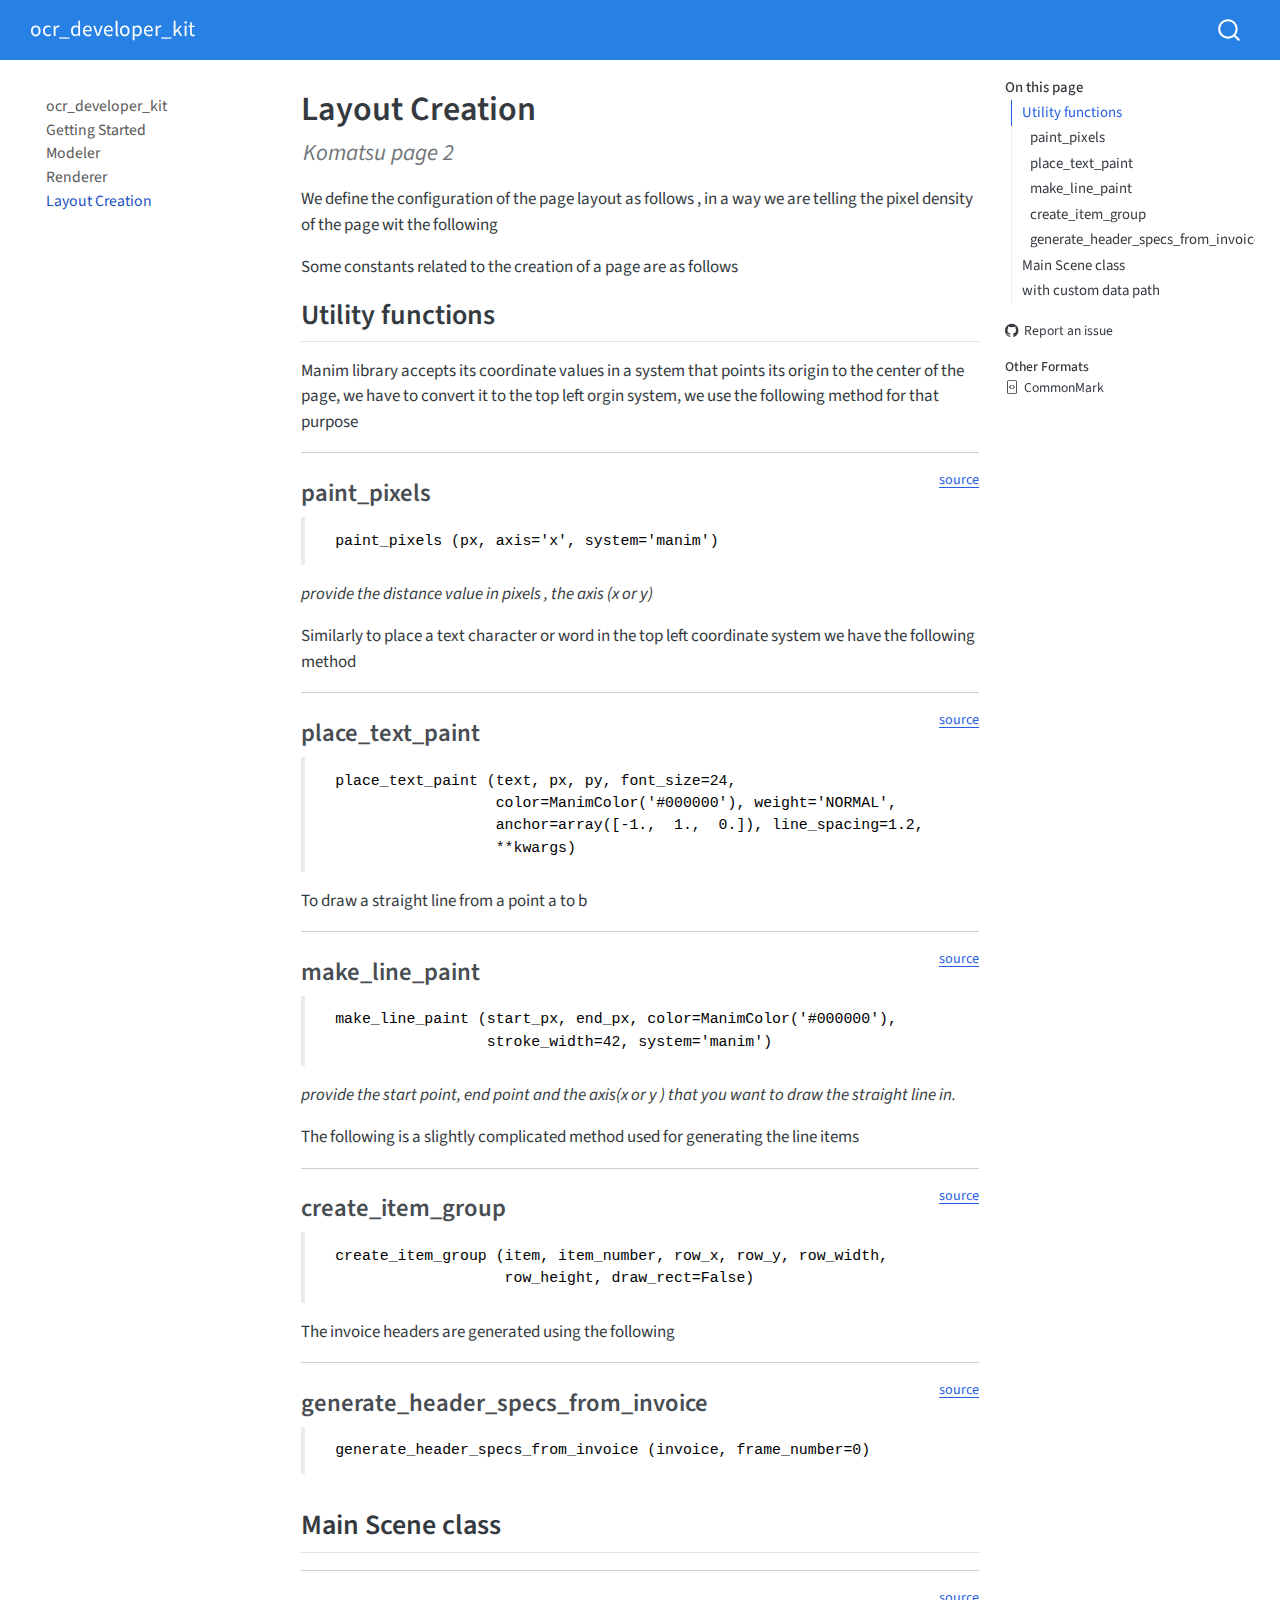
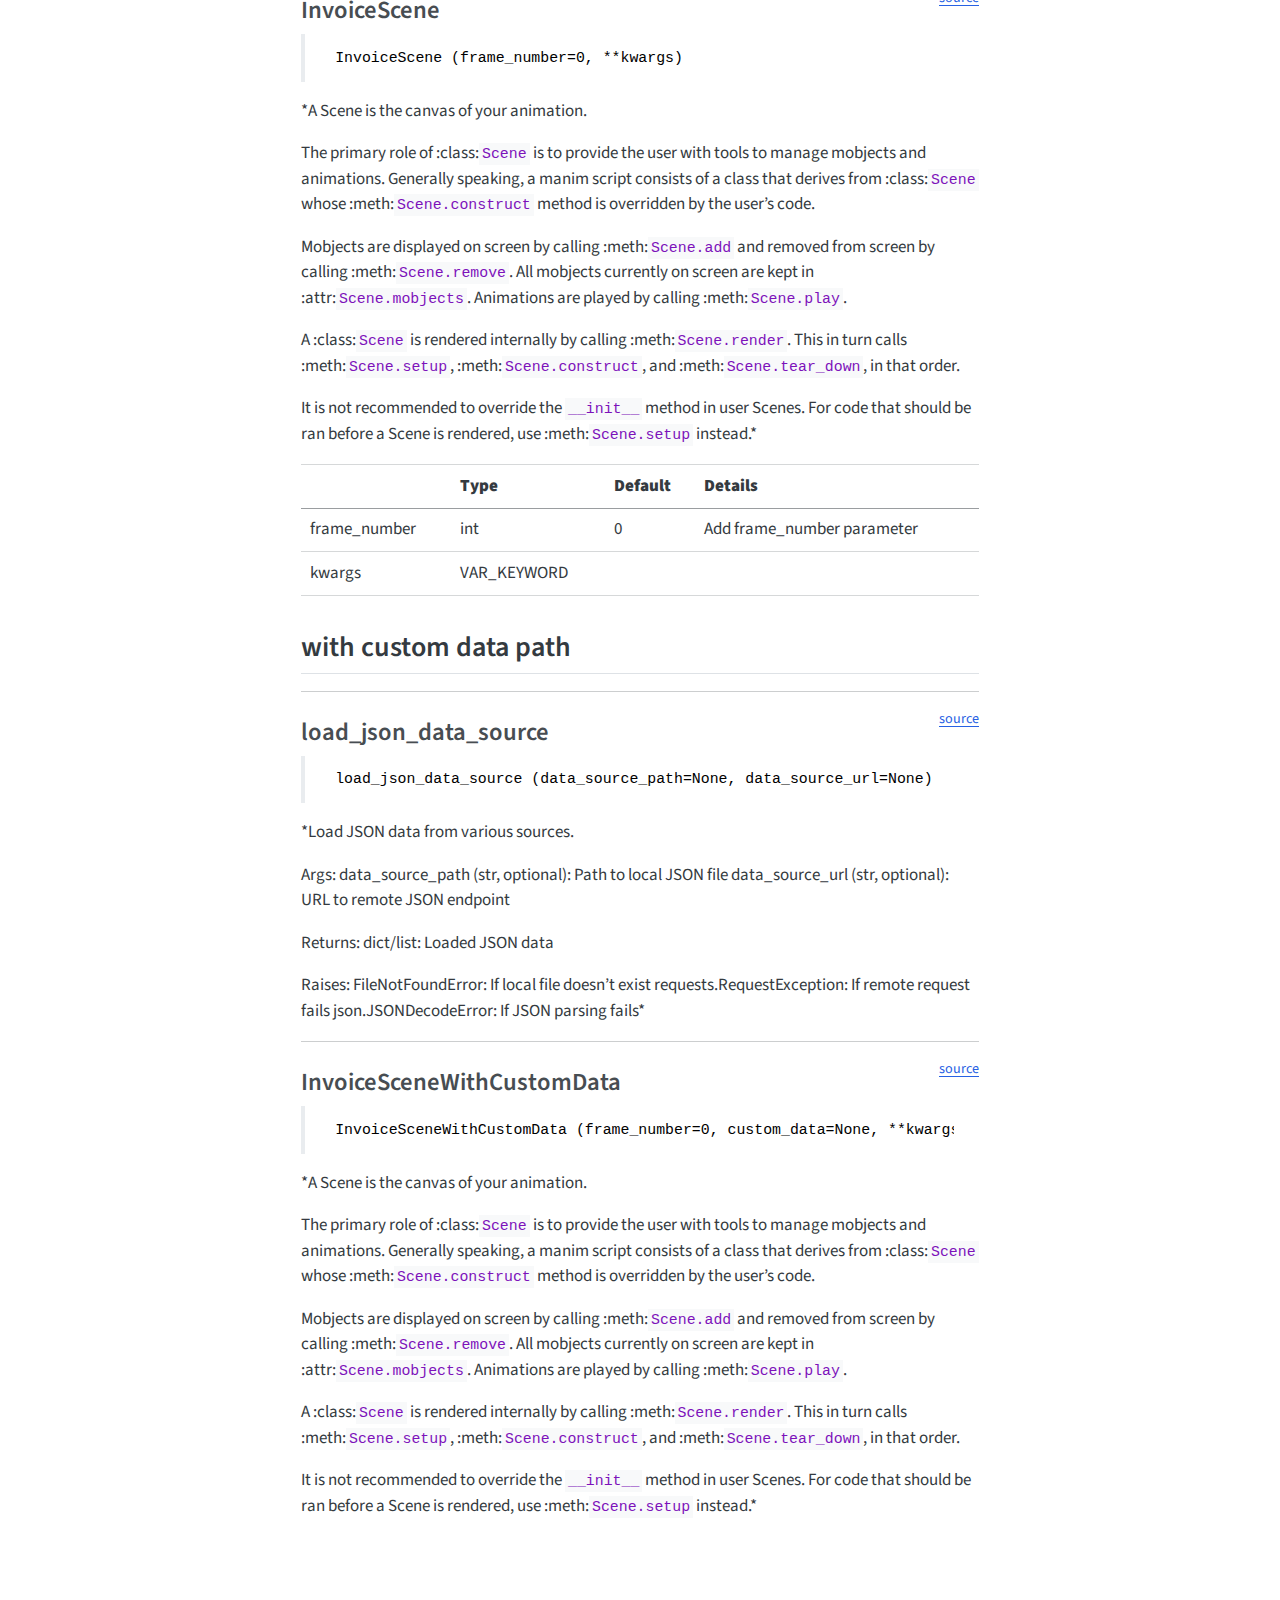
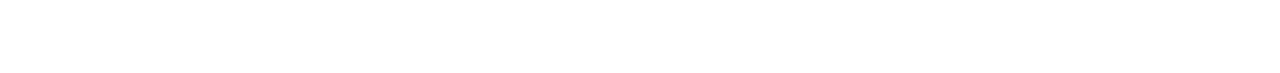
<file: komatsu_page2.html>
<!DOCTYPE html>
<html xmlns="http://www.w3.org/1999/xhtml" lang="en" xml:lang="en"><head>

<meta charset="utf-8">
<meta name="generator" content="quarto-1.7.34">

<meta name="viewport" content="width=device-width, initial-scale=1.0, user-scalable=yes">

<meta name="description" content="Komatsu page 2">

<title>Layout Creation – ocr_developer_kit</title>
<style>
code{white-space: pre-wrap;}
span.smallcaps{font-variant: small-caps;}
div.columns{display: flex; gap: min(4vw, 1.5em);}
div.column{flex: auto; overflow-x: auto;}
div.hanging-indent{margin-left: 1.5em; text-indent: -1.5em;}
ul.task-list{list-style: none;}
ul.task-list li input[type="checkbox"] {
  width: 0.8em;
  margin: 0 0.8em 0.2em -1em; /* quarto-specific, see https://github.com/quarto-dev/quarto-cli/issues/4556 */ 
  vertical-align: middle;
}
</style>


<script src="site_libs/quarto-nav/quarto-nav.js"></script>
<script src="site_libs/quarto-nav/headroom.min.js"></script>
<script src="site_libs/clipboard/clipboard.min.js"></script>
<script src="site_libs/quarto-search/autocomplete.umd.js"></script>
<script src="site_libs/quarto-search/fuse.min.js"></script>
<script src="site_libs/quarto-search/quarto-search.js"></script>
<meta name="quarto:offset" content="./">
<script src="site_libs/quarto-html/quarto.js" type="module"></script>
<script src="site_libs/quarto-html/tabsets/tabsets.js" type="module"></script>
<script src="site_libs/quarto-html/popper.min.js"></script>
<script src="site_libs/quarto-html/tippy.umd.min.js"></script>
<script src="site_libs/quarto-html/anchor.min.js"></script>
<link href="site_libs/quarto-html/tippy.css" rel="stylesheet">
<link href="site_libs/quarto-html/quarto-syntax-highlighting-c8ad9e5dbd60b7b70b38521ab19b7da4.css" rel="stylesheet" id="quarto-text-highlighting-styles">
<script src="site_libs/bootstrap/bootstrap.min.js"></script>
<link href="site_libs/bootstrap/bootstrap-icons.css" rel="stylesheet">
<link href="site_libs/bootstrap/bootstrap-ac0578e1f87f273c3fa40b04908a6ea7.min.css" rel="stylesheet" append-hash="true" id="quarto-bootstrap" data-mode="light">
<script id="quarto-search-options" type="application/json">{
  "location": "navbar",
  "copy-button": false,
  "collapse-after": 3,
  "panel-placement": "end",
  "type": "overlay",
  "limit": 50,
  "keyboard-shortcut": [
    "f",
    "/",
    "s"
  ],
  "show-item-context": false,
  "language": {
    "search-no-results-text": "No results",
    "search-matching-documents-text": "matching documents",
    "search-copy-link-title": "Copy link to search",
    "search-hide-matches-text": "Hide additional matches",
    "search-more-match-text": "more match in this document",
    "search-more-matches-text": "more matches in this document",
    "search-clear-button-title": "Clear",
    "search-text-placeholder": "",
    "search-detached-cancel-button-title": "Cancel",
    "search-submit-button-title": "Submit",
    "search-label": "Search"
  }
}</script>


<link rel="stylesheet" href="styles.css">
<meta property="og:title" content="Layout Creation – ocr_developer_kit">
<meta property="og:description" content="Komatsu page 2">
<meta property="og:site_name" content="ocr_developer_kit">
<meta name="twitter:title" content="Layout Creation – ocr_developer_kit">
<meta name="twitter:description" content="Komatsu page 2">
<meta name="twitter:card" content="summary">
</head>

<body class="nav-sidebar floating nav-fixed quarto-light">

<div id="quarto-search-results"></div>
  <header id="quarto-header" class="headroom fixed-top">
    <nav class="navbar navbar-expand-lg " data-bs-theme="dark">
      <div class="navbar-container container-fluid">
      <div class="navbar-brand-container mx-auto">
    <a class="navbar-brand" href="./index.html">
    <span class="navbar-title">ocr_developer_kit</span>
    </a>
  </div>
        <div class="quarto-navbar-tools tools-end">
</div>
          <div id="quarto-search" class="" title="Search"></div>
      </div> <!-- /container-fluid -->
    </nav>
  <nav class="quarto-secondary-nav">
    <div class="container-fluid d-flex">
      <button type="button" class="quarto-btn-toggle btn" data-bs-toggle="collapse" role="button" data-bs-target=".quarto-sidebar-collapse-item" aria-controls="quarto-sidebar" aria-expanded="false" aria-label="Toggle sidebar navigation" onclick="if (window.quartoToggleHeadroom) { window.quartoToggleHeadroom(); }">
        <i class="bi bi-layout-text-sidebar-reverse"></i>
      </button>
        <nav class="quarto-page-breadcrumbs" aria-label="breadcrumb"><ol class="breadcrumb"><li class="breadcrumb-item"><a href="./komatsu_page2.html">Layout Creation</a></li></ol></nav>
        <a class="flex-grow-1" role="navigation" data-bs-toggle="collapse" data-bs-target=".quarto-sidebar-collapse-item" aria-controls="quarto-sidebar" aria-expanded="false" aria-label="Toggle sidebar navigation" onclick="if (window.quartoToggleHeadroom) { window.quartoToggleHeadroom(); }">      
        </a>
    </div>
  </nav>
</header>
<!-- content -->
<div id="quarto-content" class="quarto-container page-columns page-rows-contents page-layout-article page-navbar">
<!-- sidebar -->
  <nav id="quarto-sidebar" class="sidebar collapse collapse-horizontal quarto-sidebar-collapse-item sidebar-navigation floating overflow-auto">
    <div class="sidebar-menu-container"> 
    <ul class="list-unstyled mt-1">
        <li class="sidebar-item">
  <div class="sidebar-item-container"> 
  <a href="./index.html" class="sidebar-item-text sidebar-link">
 <span class="menu-text">ocr_developer_kit</span></a>
  </div>
</li>
        <li class="sidebar-item">
  <div class="sidebar-item-container"> 
  <a href="./instruction_manual.html" class="sidebar-item-text sidebar-link">
 <span class="menu-text">Getting Started</span></a>
  </div>
</li>
        <li class="sidebar-item">
  <div class="sidebar-item-container"> 
  <a href="./modeler.html" class="sidebar-item-text sidebar-link">
 <span class="menu-text">Modeler</span></a>
  </div>
</li>
        <li class="sidebar-item">
  <div class="sidebar-item-container"> 
  <a href="./renderer.html" class="sidebar-item-text sidebar-link">
 <span class="menu-text">Renderer</span></a>
  </div>
</li>
        <li class="sidebar-item">
  <div class="sidebar-item-container"> 
  <a href="./komatsu_page2.html" class="sidebar-item-text sidebar-link active">
 <span class="menu-text">Layout Creation</span></a>
  </div>
</li>
    </ul>
    </div>
</nav>
<div id="quarto-sidebar-glass" class="quarto-sidebar-collapse-item" data-bs-toggle="collapse" data-bs-target=".quarto-sidebar-collapse-item"></div>
<!-- margin-sidebar -->
    <div id="quarto-margin-sidebar" class="sidebar margin-sidebar">
        <nav id="TOC" role="doc-toc" class="toc-active">
    <h2 id="toc-title">On this page</h2>
   
  <ul>
  <li><a href="#utility-functions" id="toc-utility-functions" class="nav-link active" data-scroll-target="#utility-functions">Utility functions</a>
  <ul class="collapse">
  <li><a href="#paint_pixels" id="toc-paint_pixels" class="nav-link" data-scroll-target="#paint_pixels">paint_pixels</a></li>
  <li><a href="#place_text_paint" id="toc-place_text_paint" class="nav-link" data-scroll-target="#place_text_paint">place_text_paint</a></li>
  <li><a href="#make_line_paint" id="toc-make_line_paint" class="nav-link" data-scroll-target="#make_line_paint">make_line_paint</a></li>
  <li><a href="#create_item_group" id="toc-create_item_group" class="nav-link" data-scroll-target="#create_item_group">create_item_group</a></li>
  <li><a href="#generate_header_specs_from_invoice" id="toc-generate_header_specs_from_invoice" class="nav-link" data-scroll-target="#generate_header_specs_from_invoice">generate_header_specs_from_invoice</a></li>
  </ul></li>
  <li><a href="#main-scene-class" id="toc-main-scene-class" class="nav-link" data-scroll-target="#main-scene-class">Main Scene class</a>
  <ul class="collapse">
  <li><a href="#invoicescene" id="toc-invoicescene" class="nav-link" data-scroll-target="#invoicescene">InvoiceScene</a></li>
  </ul></li>
  <li><a href="#with-custom-data-path" id="toc-with-custom-data-path" class="nav-link" data-scroll-target="#with-custom-data-path">with custom data path</a>
  <ul class="collapse">
  <li><a href="#load_json_data_source" id="toc-load_json_data_source" class="nav-link" data-scroll-target="#load_json_data_source">load_json_data_source</a></li>
  <li><a href="#invoicescenewithcustomdata" id="toc-invoicescenewithcustomdata" class="nav-link" data-scroll-target="#invoicescenewithcustomdata">InvoiceSceneWithCustomData</a></li>
  </ul></li>
  </ul>
<div class="toc-actions"><ul><li><a href="https://github.com/alix559/ocr_developer_kit/issues/new" class="toc-action"><i class="bi bi-github"></i>Report an issue</a></li></ul></div><div class="quarto-alternate-formats"><h2>Other Formats</h2><ul><li><a href="komatsu_page2.html.md"><i class="bi bi-file-code"></i>CommonMark</a></li></ul></div></nav>
    </div>
<!-- main -->
<main class="content" id="quarto-document-content">

<header id="title-block-header" class="quarto-title-block default">
<div class="quarto-title">
<h1 class="title">Layout Creation</h1>
</div>

<div>
  <div class="description">
    Komatsu page 2
  </div>
</div>


<div class="quarto-title-meta">

    
  
    
  </div>
  


</header>


<!-- WARNING: THIS FILE WAS AUTOGENERATED! DO NOT EDIT! -->
<p>We define the configuration of the page layout as follows , in a way we are telling the pixel density of the page wit the following</p>
<p>Some constants related to the creation of a page are as follows</p>
<section id="utility-functions" class="level2">
<h2 class="anchored" data-anchor-id="utility-functions">Utility functions</h2>
<p>Manim library accepts its coordinate values in a system that points its origin to the center of the page, we have to convert it to the top left orgin system, we use the following method for that purpose</p>
<hr>
<p><a href="https://github.com/alix559/ocr_developer_kit/blob/main/ocr_developer_kit/komatsu.py#L35" target="_blank" style="float:right; font-size:smaller">source</a></p>
<section id="paint_pixels" class="level3">
<h3 class="anchored" data-anchor-id="paint_pixels">paint_pixels</h3>
<blockquote class="blockquote">
<pre><code> paint_pixels (px, axis='x', system='manim')</code></pre>
</blockquote>
<p><em>provide the distance value in pixels , the axis (x or y)</em></p>
<p>Similarly to place a text character or word in the top left coordinate system we have the following method</p>
<hr>
<p><a href="https://github.com/alix559/ocr_developer_kit/blob/main/ocr_developer_kit/komatsu.py#L54" target="_blank" style="float:right; font-size:smaller">source</a></p>
</section>
<section id="place_text_paint" class="level3">
<h3 class="anchored" data-anchor-id="place_text_paint">place_text_paint</h3>
<blockquote class="blockquote">
<pre><code> place_text_paint (text, px, py, font_size=24,
                   color=ManimColor('#000000'), weight='NORMAL',
                   anchor=array([-1.,  1.,  0.]), line_spacing=1.2,
                   **kwargs)</code></pre>
</blockquote>
<p>To draw a straight line from a point a to b</p>
<hr>
<p><a href="https://github.com/alix559/ocr_developer_kit/blob/main/ocr_developer_kit/komatsu.py#L62" target="_blank" style="float:right; font-size:smaller">source</a></p>
</section>
<section id="make_line_paint" class="level3">
<h3 class="anchored" data-anchor-id="make_line_paint">make_line_paint</h3>
<blockquote class="blockquote">
<pre><code> make_line_paint (start_px, end_px, color=ManimColor('#000000'),
                  stroke_width=42, system='manim')</code></pre>
</blockquote>
<p><em>provide the start point, end point and the axis(x or y ) that you want to draw the straight line in.</em></p>
<p>The following is a slightly complicated method used for generating the line items</p>
<hr>
<p><a href="https://github.com/alix559/ocr_developer_kit/blob/main/ocr_developer_kit/komatsu.py#L77" target="_blank" style="float:right; font-size:smaller">source</a></p>
</section>
<section id="create_item_group" class="level3">
<h3 class="anchored" data-anchor-id="create_item_group">create_item_group</h3>
<blockquote class="blockquote">
<pre><code> create_item_group (item, item_number, row_x, row_y, row_width,
                    row_height, draw_rect=False)</code></pre>
</blockquote>
<p>The invoice headers are generated using the following</p>
<hr>
<p><a href="https://github.com/alix559/ocr_developer_kit/blob/main/ocr_developer_kit/komatsu.py#L211" target="_blank" style="float:right; font-size:smaller">source</a></p>
</section>
<section id="generate_header_specs_from_invoice" class="level3">
<h3 class="anchored" data-anchor-id="generate_header_specs_from_invoice">generate_header_specs_from_invoice</h3>
<blockquote class="blockquote">
<pre><code> generate_header_specs_from_invoice (invoice, frame_number=0)</code></pre>
</blockquote>
</section>
</section>
<section id="main-scene-class" class="level2">
<h2 class="anchored" data-anchor-id="main-scene-class">Main Scene class</h2>
<hr>
<p><a href="https://github.com/alix559/ocr_developer_kit/blob/main/ocr_developer_kit/komatsu.py#L224" target="_blank" style="float:right; font-size:smaller">source</a></p>
<section id="invoicescene" class="level3">
<h3 class="anchored" data-anchor-id="invoicescene">InvoiceScene</h3>
<blockquote class="blockquote">
<pre><code> InvoiceScene (frame_number=0, **kwargs)</code></pre>
</blockquote>
<p>*A Scene is the canvas of your animation.</p>
<p>The primary role of :class:<code>Scene</code> is to provide the user with tools to manage mobjects and animations. Generally speaking, a manim script consists of a class that derives from :class:<code>Scene</code> whose :meth:<code>Scene.construct</code> method is overridden by the user’s code.</p>
<p>Mobjects are displayed on screen by calling :meth:<code>Scene.add</code> and removed from screen by calling :meth:<code>Scene.remove</code>. All mobjects currently on screen are kept in :attr:<code>Scene.mobjects</code>. Animations are played by calling :meth:<code>Scene.play</code>.</p>
<p>A :class:<code>Scene</code> is rendered internally by calling :meth:<code>Scene.render</code>. This in turn calls :meth:<code>Scene.setup</code>, :meth:<code>Scene.construct</code>, and :meth:<code>Scene.tear_down</code>, in that order.</p>
<p>It is not recommended to override the <code>__init__</code> method in user Scenes. For code that should be ran before a Scene is rendered, use :meth:<code>Scene.setup</code> instead.*</p>
<table class="caption-top table">
<thead>
<tr class="header">
<th></th>
<th><strong>Type</strong></th>
<th><strong>Default</strong></th>
<th><strong>Details</strong></th>
</tr>
</thead>
<tbody>
<tr class="odd">
<td>frame_number</td>
<td>int</td>
<td>0</td>
<td>Add frame_number parameter</td>
</tr>
<tr class="even">
<td>kwargs</td>
<td>VAR_KEYWORD</td>
<td></td>
<td></td>
</tr>
</tbody>
</table>
</section>
</section>
<section id="with-custom-data-path" class="level2">
<h2 class="anchored" data-anchor-id="with-custom-data-path">with custom data path</h2>
<hr>
<p><a href="https://github.com/alix559/ocr_developer_kit/blob/main/ocr_developer_kit/komatsu.py#L336" target="_blank" style="float:right; font-size:smaller">source</a></p>
<section id="load_json_data_source" class="level3">
<h3 class="anchored" data-anchor-id="load_json_data_source">load_json_data_source</h3>
<blockquote class="blockquote">
<pre><code> load_json_data_source (data_source_path=None, data_source_url=None)</code></pre>
</blockquote>
<p>*Load JSON data from various sources.</p>
<p>Args: data_source_path (str, optional): Path to local JSON file data_source_url (str, optional): URL to remote JSON endpoint</p>
<p>Returns: dict/list: Loaded JSON data</p>
<p>Raises: FileNotFoundError: If local file doesn’t exist requests.RequestException: If remote request fails json.JSONDecodeError: If JSON parsing fails*</p>
<hr>
<p><a href="https://github.com/alix559/ocr_developer_kit/blob/main/ocr_developer_kit/komatsu.py#L385" target="_blank" style="float:right; font-size:smaller">source</a></p>
</section>
<section id="invoicescenewithcustomdata" class="level3">
<h3 class="anchored" data-anchor-id="invoicescenewithcustomdata">InvoiceSceneWithCustomData</h3>
<blockquote class="blockquote">
<pre><code> InvoiceSceneWithCustomData (frame_number=0, custom_data=None, **kwargs)</code></pre>
</blockquote>
<p>*A Scene is the canvas of your animation.</p>
<p>The primary role of :class:<code>Scene</code> is to provide the user with tools to manage mobjects and animations. Generally speaking, a manim script consists of a class that derives from :class:<code>Scene</code> whose :meth:<code>Scene.construct</code> method is overridden by the user’s code.</p>
<p>Mobjects are displayed on screen by calling :meth:<code>Scene.add</code> and removed from screen by calling :meth:<code>Scene.remove</code>. All mobjects currently on screen are kept in :attr:<code>Scene.mobjects</code>. Animations are played by calling :meth:<code>Scene.play</code>.</p>
<p>A :class:<code>Scene</code> is rendered internally by calling :meth:<code>Scene.render</code>. This in turn calls :meth:<code>Scene.setup</code>, :meth:<code>Scene.construct</code>, and :meth:<code>Scene.tear_down</code>, in that order.</p>
<p>It is not recommended to override the <code>__init__</code> method in user Scenes. For code that should be ran before a Scene is rendered, use :meth:<code>Scene.setup</code> instead.*</p>


</section>
</section>

</main> <!-- /main -->
<script id="quarto-html-after-body" type="application/javascript">
  window.document.addEventListener("DOMContentLoaded", function (event) {
    const icon = "";
    const anchorJS = new window.AnchorJS();
    anchorJS.options = {
      placement: 'right',
      icon: icon
    };
    anchorJS.add('.anchored');
    const isCodeAnnotation = (el) => {
      for (const clz of el.classList) {
        if (clz.startsWith('code-annotation-')) {                     
          return true;
        }
      }
      return false;
    }
    const onCopySuccess = function(e) {
      // button target
      const button = e.trigger;
      // don't keep focus
      button.blur();
      // flash "checked"
      button.classList.add('code-copy-button-checked');
      var currentTitle = button.getAttribute("title");
      button.setAttribute("title", "Copied!");
      let tooltip;
      if (window.bootstrap) {
        button.setAttribute("data-bs-toggle", "tooltip");
        button.setAttribute("data-bs-placement", "left");
        button.setAttribute("data-bs-title", "Copied!");
        tooltip = new bootstrap.Tooltip(button, 
          { trigger: "manual", 
            customClass: "code-copy-button-tooltip",
            offset: [0, -8]});
        tooltip.show();    
      }
      setTimeout(function() {
        if (tooltip) {
          tooltip.hide();
          button.removeAttribute("data-bs-title");
          button.removeAttribute("data-bs-toggle");
          button.removeAttribute("data-bs-placement");
        }
        button.setAttribute("title", currentTitle);
        button.classList.remove('code-copy-button-checked');
      }, 1000);
      // clear code selection
      e.clearSelection();
    }
    const getTextToCopy = function(trigger) {
        const codeEl = trigger.previousElementSibling.cloneNode(true);
        for (const childEl of codeEl.children) {
          if (isCodeAnnotation(childEl)) {
            childEl.remove();
          }
        }
        return codeEl.innerText;
    }
    const clipboard = new window.ClipboardJS('.code-copy-button:not([data-in-quarto-modal])', {
      text: getTextToCopy
    });
    clipboard.on('success', onCopySuccess);
    if (window.document.getElementById('quarto-embedded-source-code-modal')) {
      const clipboardModal = new window.ClipboardJS('.code-copy-button[data-in-quarto-modal]', {
        text: getTextToCopy,
        container: window.document.getElementById('quarto-embedded-source-code-modal')
      });
      clipboardModal.on('success', onCopySuccess);
    }
      var localhostRegex = new RegExp(/^(?:http|https):\/\/localhost\:?[0-9]*\//);
      var mailtoRegex = new RegExp(/^mailto:/);
        var filterRegex = new RegExp("https:\/\/alix559\.github\.io\/ocr_developer_kit");
      var isInternal = (href) => {
          return filterRegex.test(href) || localhostRegex.test(href) || mailtoRegex.test(href);
      }
      // Inspect non-navigation links and adorn them if external
     var links = window.document.querySelectorAll('a[href]:not(.nav-link):not(.navbar-brand):not(.toc-action):not(.sidebar-link):not(.sidebar-item-toggle):not(.pagination-link):not(.no-external):not([aria-hidden]):not(.dropdown-item):not(.quarto-navigation-tool):not(.about-link)');
      for (var i=0; i<links.length; i++) {
        const link = links[i];
        if (!isInternal(link.href)) {
          // undo the damage that might have been done by quarto-nav.js in the case of
          // links that we want to consider external
          if (link.dataset.originalHref !== undefined) {
            link.href = link.dataset.originalHref;
          }
        }
      }
    function tippyHover(el, contentFn, onTriggerFn, onUntriggerFn) {
      const config = {
        allowHTML: true,
        maxWidth: 500,
        delay: 100,
        arrow: false,
        appendTo: function(el) {
            return el.parentElement;
        },
        interactive: true,
        interactiveBorder: 10,
        theme: 'quarto',
        placement: 'bottom-start',
      };
      if (contentFn) {
        config.content = contentFn;
      }
      if (onTriggerFn) {
        config.onTrigger = onTriggerFn;
      }
      if (onUntriggerFn) {
        config.onUntrigger = onUntriggerFn;
      }
      window.tippy(el, config); 
    }
    const noterefs = window.document.querySelectorAll('a[role="doc-noteref"]');
    for (var i=0; i<noterefs.length; i++) {
      const ref = noterefs[i];
      tippyHover(ref, function() {
        // use id or data attribute instead here
        let href = ref.getAttribute('data-footnote-href') || ref.getAttribute('href');
        try { href = new URL(href).hash; } catch {}
        const id = href.replace(/^#\/?/, "");
        const note = window.document.getElementById(id);
        if (note) {
          return note.innerHTML;
        } else {
          return "";
        }
      });
    }
    const xrefs = window.document.querySelectorAll('a.quarto-xref');
    const processXRef = (id, note) => {
      // Strip column container classes
      const stripColumnClz = (el) => {
        el.classList.remove("page-full", "page-columns");
        if (el.children) {
          for (const child of el.children) {
            stripColumnClz(child);
          }
        }
      }
      stripColumnClz(note)
      if (id === null || id.startsWith('sec-')) {
        // Special case sections, only their first couple elements
        const container = document.createElement("div");
        if (note.children && note.children.length > 2) {
          container.appendChild(note.children[0].cloneNode(true));
          for (let i = 1; i < note.children.length; i++) {
            const child = note.children[i];
            if (child.tagName === "P" && child.innerText === "") {
              continue;
            } else {
              container.appendChild(child.cloneNode(true));
              break;
            }
          }
          if (window.Quarto?.typesetMath) {
            window.Quarto.typesetMath(container);
          }
          return container.innerHTML
        } else {
          if (window.Quarto?.typesetMath) {
            window.Quarto.typesetMath(note);
          }
          return note.innerHTML;
        }
      } else {
        // Remove any anchor links if they are present
        const anchorLink = note.querySelector('a.anchorjs-link');
        if (anchorLink) {
          anchorLink.remove();
        }
        if (window.Quarto?.typesetMath) {
          window.Quarto.typesetMath(note);
        }
        if (note.classList.contains("callout")) {
          return note.outerHTML;
        } else {
          return note.innerHTML;
        }
      }
    }
    for (var i=0; i<xrefs.length; i++) {
      const xref = xrefs[i];
      tippyHover(xref, undefined, function(instance) {
        instance.disable();
        let url = xref.getAttribute('href');
        let hash = undefined; 
        if (url.startsWith('#')) {
          hash = url;
        } else {
          try { hash = new URL(url).hash; } catch {}
        }
        if (hash) {
          const id = hash.replace(/^#\/?/, "");
          const note = window.document.getElementById(id);
          if (note !== null) {
            try {
              const html = processXRef(id, note.cloneNode(true));
              instance.setContent(html);
            } finally {
              instance.enable();
              instance.show();
            }
          } else {
            // See if we can fetch this
            fetch(url.split('#')[0])
            .then(res => res.text())
            .then(html => {
              const parser = new DOMParser();
              const htmlDoc = parser.parseFromString(html, "text/html");
              const note = htmlDoc.getElementById(id);
              if (note !== null) {
                const html = processXRef(id, note);
                instance.setContent(html);
              } 
            }).finally(() => {
              instance.enable();
              instance.show();
            });
          }
        } else {
          // See if we can fetch a full url (with no hash to target)
          // This is a special case and we should probably do some content thinning / targeting
          fetch(url)
          .then(res => res.text())
          .then(html => {
            const parser = new DOMParser();
            const htmlDoc = parser.parseFromString(html, "text/html");
            const note = htmlDoc.querySelector('main.content');
            if (note !== null) {
              // This should only happen for chapter cross references
              // (since there is no id in the URL)
              // remove the first header
              if (note.children.length > 0 && note.children[0].tagName === "HEADER") {
                note.children[0].remove();
              }
              const html = processXRef(null, note);
              instance.setContent(html);
            } 
          }).finally(() => {
            instance.enable();
            instance.show();
          });
        }
      }, function(instance) {
      });
    }
        let selectedAnnoteEl;
        const selectorForAnnotation = ( cell, annotation) => {
          let cellAttr = 'data-code-cell="' + cell + '"';
          let lineAttr = 'data-code-annotation="' +  annotation + '"';
          const selector = 'span[' + cellAttr + '][' + lineAttr + ']';
          return selector;
        }
        const selectCodeLines = (annoteEl) => {
          const doc = window.document;
          const targetCell = annoteEl.getAttribute("data-target-cell");
          const targetAnnotation = annoteEl.getAttribute("data-target-annotation");
          const annoteSpan = window.document.querySelector(selectorForAnnotation(targetCell, targetAnnotation));
          const lines = annoteSpan.getAttribute("data-code-lines").split(",");
          const lineIds = lines.map((line) => {
            return targetCell + "-" + line;
          })
          let top = null;
          let height = null;
          let parent = null;
          if (lineIds.length > 0) {
              //compute the position of the single el (top and bottom and make a div)
              const el = window.document.getElementById(lineIds[0]);
              top = el.offsetTop;
              height = el.offsetHeight;
              parent = el.parentElement.parentElement;
            if (lineIds.length > 1) {
              const lastEl = window.document.getElementById(lineIds[lineIds.length - 1]);
              const bottom = lastEl.offsetTop + lastEl.offsetHeight;
              height = bottom - top;
            }
            if (top !== null && height !== null && parent !== null) {
              // cook up a div (if necessary) and position it 
              let div = window.document.getElementById("code-annotation-line-highlight");
              if (div === null) {
                div = window.document.createElement("div");
                div.setAttribute("id", "code-annotation-line-highlight");
                div.style.position = 'absolute';
                parent.appendChild(div);
              }
              div.style.top = top - 2 + "px";
              div.style.height = height + 4 + "px";
              div.style.left = 0;
              let gutterDiv = window.document.getElementById("code-annotation-line-highlight-gutter");
              if (gutterDiv === null) {
                gutterDiv = window.document.createElement("div");
                gutterDiv.setAttribute("id", "code-annotation-line-highlight-gutter");
                gutterDiv.style.position = 'absolute';
                const codeCell = window.document.getElementById(targetCell);
                const gutter = codeCell.querySelector('.code-annotation-gutter');
                gutter.appendChild(gutterDiv);
              }
              gutterDiv.style.top = top - 2 + "px";
              gutterDiv.style.height = height + 4 + "px";
            }
            selectedAnnoteEl = annoteEl;
          }
        };
        const unselectCodeLines = () => {
          const elementsIds = ["code-annotation-line-highlight", "code-annotation-line-highlight-gutter"];
          elementsIds.forEach((elId) => {
            const div = window.document.getElementById(elId);
            if (div) {
              div.remove();
            }
          });
          selectedAnnoteEl = undefined;
        };
          // Handle positioning of the toggle
      window.addEventListener(
        "resize",
        throttle(() => {
          elRect = undefined;
          if (selectedAnnoteEl) {
            selectCodeLines(selectedAnnoteEl);
          }
        }, 10)
      );
      function throttle(fn, ms) {
      let throttle = false;
      let timer;
        return (...args) => {
          if(!throttle) { // first call gets through
              fn.apply(this, args);
              throttle = true;
          } else { // all the others get throttled
              if(timer) clearTimeout(timer); // cancel #2
              timer = setTimeout(() => {
                fn.apply(this, args);
                timer = throttle = false;
              }, ms);
          }
        };
      }
        // Attach click handler to the DT
        const annoteDls = window.document.querySelectorAll('dt[data-target-cell]');
        for (const annoteDlNode of annoteDls) {
          annoteDlNode.addEventListener('click', (event) => {
            const clickedEl = event.target;
            if (clickedEl !== selectedAnnoteEl) {
              unselectCodeLines();
              const activeEl = window.document.querySelector('dt[data-target-cell].code-annotation-active');
              if (activeEl) {
                activeEl.classList.remove('code-annotation-active');
              }
              selectCodeLines(clickedEl);
              clickedEl.classList.add('code-annotation-active');
            } else {
              // Unselect the line
              unselectCodeLines();
              clickedEl.classList.remove('code-annotation-active');
            }
          });
        }
    const findCites = (el) => {
      const parentEl = el.parentElement;
      if (parentEl) {
        const cites = parentEl.dataset.cites;
        if (cites) {
          return {
            el,
            cites: cites.split(' ')
          };
        } else {
          return findCites(el.parentElement)
        }
      } else {
        return undefined;
      }
    };
    var bibliorefs = window.document.querySelectorAll('a[role="doc-biblioref"]');
    for (var i=0; i<bibliorefs.length; i++) {
      const ref = bibliorefs[i];
      const citeInfo = findCites(ref);
      if (citeInfo) {
        tippyHover(citeInfo.el, function() {
          var popup = window.document.createElement('div');
          citeInfo.cites.forEach(function(cite) {
            var citeDiv = window.document.createElement('div');
            citeDiv.classList.add('hanging-indent');
            citeDiv.classList.add('csl-entry');
            var biblioDiv = window.document.getElementById('ref-' + cite);
            if (biblioDiv) {
              citeDiv.innerHTML = biblioDiv.innerHTML;
            }
            popup.appendChild(citeDiv);
          });
          return popup.innerHTML;
        });
      }
    }
  });
  </script>
</div> <!-- /content -->




<footer class="footer"><div class="nav-footer"><div class="nav-footer-center"><div class="toc-actions d-sm-block d-md-none"><ul><li><a href="https://github.com/alix559/ocr_developer_kit/issues/new" class="toc-action"><i class="bi bi-github"></i>Report an issue</a></li></ul></div></div></div></footer></body></html>
</file>
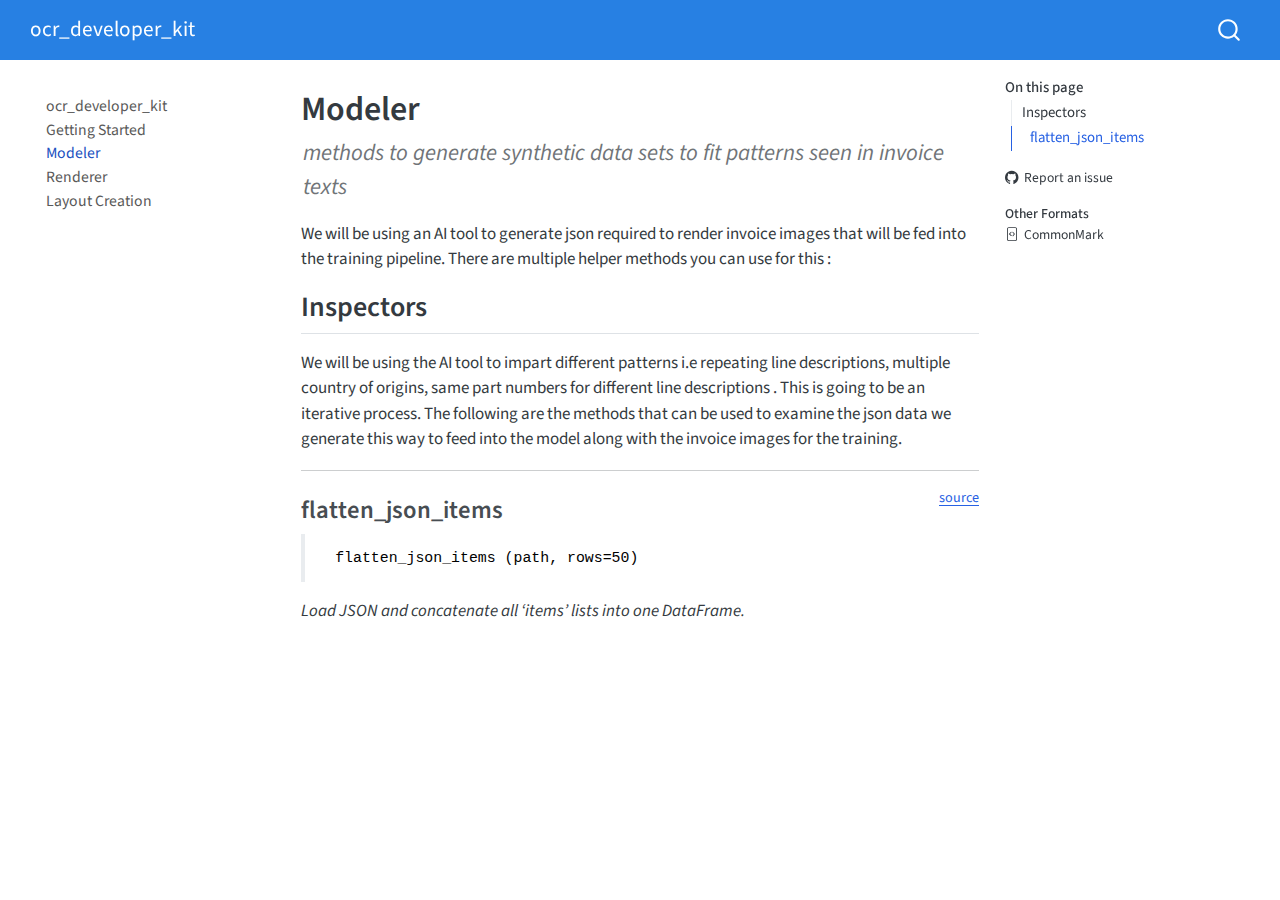
<file: modeler.html>
<!DOCTYPE html>
<html xmlns="http://www.w3.org/1999/xhtml" lang="en" xml:lang="en"><head>

<meta charset="utf-8">
<meta name="generator" content="quarto-1.7.34">

<meta name="viewport" content="width=device-width, initial-scale=1.0, user-scalable=yes">

<meta name="description" content="methods to generate synthetic data sets to fit patterns seen in invoice texts">

<title>Modeler – ocr_developer_kit</title>
<style>
code{white-space: pre-wrap;}
span.smallcaps{font-variant: small-caps;}
div.columns{display: flex; gap: min(4vw, 1.5em);}
div.column{flex: auto; overflow-x: auto;}
div.hanging-indent{margin-left: 1.5em; text-indent: -1.5em;}
ul.task-list{list-style: none;}
ul.task-list li input[type="checkbox"] {
  width: 0.8em;
  margin: 0 0.8em 0.2em -1em; /* quarto-specific, see https://github.com/quarto-dev/quarto-cli/issues/4556 */ 
  vertical-align: middle;
}
</style>


<script src="site_libs/quarto-nav/quarto-nav.js"></script>
<script src="site_libs/quarto-nav/headroom.min.js"></script>
<script src="site_libs/clipboard/clipboard.min.js"></script>
<script src="site_libs/quarto-search/autocomplete.umd.js"></script>
<script src="site_libs/quarto-search/fuse.min.js"></script>
<script src="site_libs/quarto-search/quarto-search.js"></script>
<meta name="quarto:offset" content="./">
<script src="site_libs/quarto-html/quarto.js" type="module"></script>
<script src="site_libs/quarto-html/tabsets/tabsets.js" type="module"></script>
<script src="site_libs/quarto-html/popper.min.js"></script>
<script src="site_libs/quarto-html/tippy.umd.min.js"></script>
<script src="site_libs/quarto-html/anchor.min.js"></script>
<link href="site_libs/quarto-html/tippy.css" rel="stylesheet">
<link href="site_libs/quarto-html/quarto-syntax-highlighting-c8ad9e5dbd60b7b70b38521ab19b7da4.css" rel="stylesheet" id="quarto-text-highlighting-styles">
<script src="site_libs/bootstrap/bootstrap.min.js"></script>
<link href="site_libs/bootstrap/bootstrap-icons.css" rel="stylesheet">
<link href="site_libs/bootstrap/bootstrap-ac0578e1f87f273c3fa40b04908a6ea7.min.css" rel="stylesheet" append-hash="true" id="quarto-bootstrap" data-mode="light">
<script id="quarto-search-options" type="application/json">{
  "location": "navbar",
  "copy-button": false,
  "collapse-after": 3,
  "panel-placement": "end",
  "type": "overlay",
  "limit": 50,
  "keyboard-shortcut": [
    "f",
    "/",
    "s"
  ],
  "show-item-context": false,
  "language": {
    "search-no-results-text": "No results",
    "search-matching-documents-text": "matching documents",
    "search-copy-link-title": "Copy link to search",
    "search-hide-matches-text": "Hide additional matches",
    "search-more-match-text": "more match in this document",
    "search-more-matches-text": "more matches in this document",
    "search-clear-button-title": "Clear",
    "search-text-placeholder": "",
    "search-detached-cancel-button-title": "Cancel",
    "search-submit-button-title": "Submit",
    "search-label": "Search"
  }
}</script>


<link rel="stylesheet" href="styles.css">
<meta property="og:title" content="Modeler – ocr_developer_kit">
<meta property="og:description" content="methods to generate synthetic data sets to fit patterns seen in invoice texts">
<meta property="og:site_name" content="ocr_developer_kit">
<meta name="twitter:title" content="Modeler – ocr_developer_kit">
<meta name="twitter:description" content="methods to generate synthetic data sets to fit patterns seen in invoice texts">
<meta name="twitter:card" content="summary">
</head>

<body class="nav-sidebar floating nav-fixed quarto-light">

<div id="quarto-search-results"></div>
  <header id="quarto-header" class="headroom fixed-top">
    <nav class="navbar navbar-expand-lg " data-bs-theme="dark">
      <div class="navbar-container container-fluid">
      <div class="navbar-brand-container mx-auto">
    <a class="navbar-brand" href="./index.html">
    <span class="navbar-title">ocr_developer_kit</span>
    </a>
  </div>
        <div class="quarto-navbar-tools tools-end">
</div>
          <div id="quarto-search" class="" title="Search"></div>
      </div> <!-- /container-fluid -->
    </nav>
  <nav class="quarto-secondary-nav">
    <div class="container-fluid d-flex">
      <button type="button" class="quarto-btn-toggle btn" data-bs-toggle="collapse" role="button" data-bs-target=".quarto-sidebar-collapse-item" aria-controls="quarto-sidebar" aria-expanded="false" aria-label="Toggle sidebar navigation" onclick="if (window.quartoToggleHeadroom) { window.quartoToggleHeadroom(); }">
        <i class="bi bi-layout-text-sidebar-reverse"></i>
      </button>
        <nav class="quarto-page-breadcrumbs" aria-label="breadcrumb"><ol class="breadcrumb"><li class="breadcrumb-item"><a href="./modeler.html">Modeler</a></li></ol></nav>
        <a class="flex-grow-1" role="navigation" data-bs-toggle="collapse" data-bs-target=".quarto-sidebar-collapse-item" aria-controls="quarto-sidebar" aria-expanded="false" aria-label="Toggle sidebar navigation" onclick="if (window.quartoToggleHeadroom) { window.quartoToggleHeadroom(); }">      
        </a>
    </div>
  </nav>
</header>
<!-- content -->
<div id="quarto-content" class="quarto-container page-columns page-rows-contents page-layout-article page-navbar">
<!-- sidebar -->
  <nav id="quarto-sidebar" class="sidebar collapse collapse-horizontal quarto-sidebar-collapse-item sidebar-navigation floating overflow-auto">
    <div class="sidebar-menu-container"> 
    <ul class="list-unstyled mt-1">
        <li class="sidebar-item">
  <div class="sidebar-item-container"> 
  <a href="./index.html" class="sidebar-item-text sidebar-link">
 <span class="menu-text">ocr_developer_kit</span></a>
  </div>
</li>
        <li class="sidebar-item">
  <div class="sidebar-item-container"> 
  <a href="./instruction_manual.html" class="sidebar-item-text sidebar-link">
 <span class="menu-text">Getting Started</span></a>
  </div>
</li>
        <li class="sidebar-item">
  <div class="sidebar-item-container"> 
  <a href="./modeler.html" class="sidebar-item-text sidebar-link active">
 <span class="menu-text">Modeler</span></a>
  </div>
</li>
        <li class="sidebar-item">
  <div class="sidebar-item-container"> 
  <a href="./renderer.html" class="sidebar-item-text sidebar-link">
 <span class="menu-text">Renderer</span></a>
  </div>
</li>
        <li class="sidebar-item">
  <div class="sidebar-item-container"> 
  <a href="./komatsu_page2.html" class="sidebar-item-text sidebar-link">
 <span class="menu-text">Layout Creation</span></a>
  </div>
</li>
    </ul>
    </div>
</nav>
<div id="quarto-sidebar-glass" class="quarto-sidebar-collapse-item" data-bs-toggle="collapse" data-bs-target=".quarto-sidebar-collapse-item"></div>
<!-- margin-sidebar -->
    <div id="quarto-margin-sidebar" class="sidebar margin-sidebar">
        <nav id="TOC" role="doc-toc" class="toc-active">
    <h2 id="toc-title">On this page</h2>
   
  <ul>
  <li><a href="#inspectors" id="toc-inspectors" class="nav-link active" data-scroll-target="#inspectors">Inspectors</a>
  <ul class="collapse">
  <li><a href="#flatten_json_items" id="toc-flatten_json_items" class="nav-link" data-scroll-target="#flatten_json_items">flatten_json_items</a></li>
  </ul></li>
  </ul>
<div class="toc-actions"><ul><li><a href="https://github.com/alix559/ocr_developer_kit/issues/new" class="toc-action"><i class="bi bi-github"></i>Report an issue</a></li></ul></div><div class="quarto-alternate-formats"><h2>Other Formats</h2><ul><li><a href="modeler.html.md"><i class="bi bi-file-code"></i>CommonMark</a></li></ul></div></nav>
    </div>
<!-- main -->
<main class="content" id="quarto-document-content">

<header id="title-block-header" class="quarto-title-block default">
<div class="quarto-title">
<h1 class="title">Modeler</h1>
</div>

<div>
  <div class="description">
    methods to generate synthetic data sets to fit patterns seen in invoice texts
  </div>
</div>


<div class="quarto-title-meta">

    
  
    
  </div>
  


</header>


<!-- WARNING: THIS FILE WAS AUTOGENERATED! DO NOT EDIT! -->
<p>We will be using an AI tool to generate json required to render invoice images that will be fed into the training pipeline. There are multiple helper methods you can use for this :</p>
<section id="inspectors" class="level2">
<h2 class="anchored" data-anchor-id="inspectors">Inspectors</h2>
<p>We will be using the AI tool to impart different patterns i.e repeating line descriptions, multiple country of origins, same part numbers for different line descriptions . This is going to be an iterative process. The following are the methods that can be used to examine the json data we generate this way to feed into the model along with the invoice images for the training.</p>
<hr>
<p><a href="https://github.com/alix559/ocr_developer_kit/blob/main/ocr_developer_kit/modeler.py#L13" target="_blank" style="float:right; font-size:smaller">source</a></p>
<section id="flatten_json_items" class="level3">
<h3 class="anchored" data-anchor-id="flatten_json_items">flatten_json_items</h3>
<blockquote class="blockquote">
<pre><code> flatten_json_items (path, rows=50)</code></pre>
</blockquote>
<p><em>Load JSON and concatenate all ‘items’ lists into one DataFrame.</em></p>


</section>
</section>

</main> <!-- /main -->
<script id="quarto-html-after-body" type="application/javascript">
  window.document.addEventListener("DOMContentLoaded", function (event) {
    const icon = "";
    const anchorJS = new window.AnchorJS();
    anchorJS.options = {
      placement: 'right',
      icon: icon
    };
    anchorJS.add('.anchored');
    const isCodeAnnotation = (el) => {
      for (const clz of el.classList) {
        if (clz.startsWith('code-annotation-')) {                     
          return true;
        }
      }
      return false;
    }
    const onCopySuccess = function(e) {
      // button target
      const button = e.trigger;
      // don't keep focus
      button.blur();
      // flash "checked"
      button.classList.add('code-copy-button-checked');
      var currentTitle = button.getAttribute("title");
      button.setAttribute("title", "Copied!");
      let tooltip;
      if (window.bootstrap) {
        button.setAttribute("data-bs-toggle", "tooltip");
        button.setAttribute("data-bs-placement", "left");
        button.setAttribute("data-bs-title", "Copied!");
        tooltip = new bootstrap.Tooltip(button, 
          { trigger: "manual", 
            customClass: "code-copy-button-tooltip",
            offset: [0, -8]});
        tooltip.show();    
      }
      setTimeout(function() {
        if (tooltip) {
          tooltip.hide();
          button.removeAttribute("data-bs-title");
          button.removeAttribute("data-bs-toggle");
          button.removeAttribute("data-bs-placement");
        }
        button.setAttribute("title", currentTitle);
        button.classList.remove('code-copy-button-checked');
      }, 1000);
      // clear code selection
      e.clearSelection();
    }
    const getTextToCopy = function(trigger) {
        const codeEl = trigger.previousElementSibling.cloneNode(true);
        for (const childEl of codeEl.children) {
          if (isCodeAnnotation(childEl)) {
            childEl.remove();
          }
        }
        return codeEl.innerText;
    }
    const clipboard = new window.ClipboardJS('.code-copy-button:not([data-in-quarto-modal])', {
      text: getTextToCopy
    });
    clipboard.on('success', onCopySuccess);
    if (window.document.getElementById('quarto-embedded-source-code-modal')) {
      const clipboardModal = new window.ClipboardJS('.code-copy-button[data-in-quarto-modal]', {
        text: getTextToCopy,
        container: window.document.getElementById('quarto-embedded-source-code-modal')
      });
      clipboardModal.on('success', onCopySuccess);
    }
      var localhostRegex = new RegExp(/^(?:http|https):\/\/localhost\:?[0-9]*\//);
      var mailtoRegex = new RegExp(/^mailto:/);
        var filterRegex = new RegExp("https:\/\/alix559\.github\.io\/ocr_developer_kit");
      var isInternal = (href) => {
          return filterRegex.test(href) || localhostRegex.test(href) || mailtoRegex.test(href);
      }
      // Inspect non-navigation links and adorn them if external
     var links = window.document.querySelectorAll('a[href]:not(.nav-link):not(.navbar-brand):not(.toc-action):not(.sidebar-link):not(.sidebar-item-toggle):not(.pagination-link):not(.no-external):not([aria-hidden]):not(.dropdown-item):not(.quarto-navigation-tool):not(.about-link)');
      for (var i=0; i<links.length; i++) {
        const link = links[i];
        if (!isInternal(link.href)) {
          // undo the damage that might have been done by quarto-nav.js in the case of
          // links that we want to consider external
          if (link.dataset.originalHref !== undefined) {
            link.href = link.dataset.originalHref;
          }
        }
      }
    function tippyHover(el, contentFn, onTriggerFn, onUntriggerFn) {
      const config = {
        allowHTML: true,
        maxWidth: 500,
        delay: 100,
        arrow: false,
        appendTo: function(el) {
            return el.parentElement;
        },
        interactive: true,
        interactiveBorder: 10,
        theme: 'quarto',
        placement: 'bottom-start',
      };
      if (contentFn) {
        config.content = contentFn;
      }
      if (onTriggerFn) {
        config.onTrigger = onTriggerFn;
      }
      if (onUntriggerFn) {
        config.onUntrigger = onUntriggerFn;
      }
      window.tippy(el, config); 
    }
    const noterefs = window.document.querySelectorAll('a[role="doc-noteref"]');
    for (var i=0; i<noterefs.length; i++) {
      const ref = noterefs[i];
      tippyHover(ref, function() {
        // use id or data attribute instead here
        let href = ref.getAttribute('data-footnote-href') || ref.getAttribute('href');
        try { href = new URL(href).hash; } catch {}
        const id = href.replace(/^#\/?/, "");
        const note = window.document.getElementById(id);
        if (note) {
          return note.innerHTML;
        } else {
          return "";
        }
      });
    }
    const xrefs = window.document.querySelectorAll('a.quarto-xref');
    const processXRef = (id, note) => {
      // Strip column container classes
      const stripColumnClz = (el) => {
        el.classList.remove("page-full", "page-columns");
        if (el.children) {
          for (const child of el.children) {
            stripColumnClz(child);
          }
        }
      }
      stripColumnClz(note)
      if (id === null || id.startsWith('sec-')) {
        // Special case sections, only their first couple elements
        const container = document.createElement("div");
        if (note.children && note.children.length > 2) {
          container.appendChild(note.children[0].cloneNode(true));
          for (let i = 1; i < note.children.length; i++) {
            const child = note.children[i];
            if (child.tagName === "P" && child.innerText === "") {
              continue;
            } else {
              container.appendChild(child.cloneNode(true));
              break;
            }
          }
          if (window.Quarto?.typesetMath) {
            window.Quarto.typesetMath(container);
          }
          return container.innerHTML
        } else {
          if (window.Quarto?.typesetMath) {
            window.Quarto.typesetMath(note);
          }
          return note.innerHTML;
        }
      } else {
        // Remove any anchor links if they are present
        const anchorLink = note.querySelector('a.anchorjs-link');
        if (anchorLink) {
          anchorLink.remove();
        }
        if (window.Quarto?.typesetMath) {
          window.Quarto.typesetMath(note);
        }
        if (note.classList.contains("callout")) {
          return note.outerHTML;
        } else {
          return note.innerHTML;
        }
      }
    }
    for (var i=0; i<xrefs.length; i++) {
      const xref = xrefs[i];
      tippyHover(xref, undefined, function(instance) {
        instance.disable();
        let url = xref.getAttribute('href');
        let hash = undefined; 
        if (url.startsWith('#')) {
          hash = url;
        } else {
          try { hash = new URL(url).hash; } catch {}
        }
        if (hash) {
          const id = hash.replace(/^#\/?/, "");
          const note = window.document.getElementById(id);
          if (note !== null) {
            try {
              const html = processXRef(id, note.cloneNode(true));
              instance.setContent(html);
            } finally {
              instance.enable();
              instance.show();
            }
          } else {
            // See if we can fetch this
            fetch(url.split('#')[0])
            .then(res => res.text())
            .then(html => {
              const parser = new DOMParser();
              const htmlDoc = parser.parseFromString(html, "text/html");
              const note = htmlDoc.getElementById(id);
              if (note !== null) {
                const html = processXRef(id, note);
                instance.setContent(html);
              } 
            }).finally(() => {
              instance.enable();
              instance.show();
            });
          }
        } else {
          // See if we can fetch a full url (with no hash to target)
          // This is a special case and we should probably do some content thinning / targeting
          fetch(url)
          .then(res => res.text())
          .then(html => {
            const parser = new DOMParser();
            const htmlDoc = parser.parseFromString(html, "text/html");
            const note = htmlDoc.querySelector('main.content');
            if (note !== null) {
              // This should only happen for chapter cross references
              // (since there is no id in the URL)
              // remove the first header
              if (note.children.length > 0 && note.children[0].tagName === "HEADER") {
                note.children[0].remove();
              }
              const html = processXRef(null, note);
              instance.setContent(html);
            } 
          }).finally(() => {
            instance.enable();
            instance.show();
          });
        }
      }, function(instance) {
      });
    }
        let selectedAnnoteEl;
        const selectorForAnnotation = ( cell, annotation) => {
          let cellAttr = 'data-code-cell="' + cell + '"';
          let lineAttr = 'data-code-annotation="' +  annotation + '"';
          const selector = 'span[' + cellAttr + '][' + lineAttr + ']';
          return selector;
        }
        const selectCodeLines = (annoteEl) => {
          const doc = window.document;
          const targetCell = annoteEl.getAttribute("data-target-cell");
          const targetAnnotation = annoteEl.getAttribute("data-target-annotation");
          const annoteSpan = window.document.querySelector(selectorForAnnotation(targetCell, targetAnnotation));
          const lines = annoteSpan.getAttribute("data-code-lines").split(",");
          const lineIds = lines.map((line) => {
            return targetCell + "-" + line;
          })
          let top = null;
          let height = null;
          let parent = null;
          if (lineIds.length > 0) {
              //compute the position of the single el (top and bottom and make a div)
              const el = window.document.getElementById(lineIds[0]);
              top = el.offsetTop;
              height = el.offsetHeight;
              parent = el.parentElement.parentElement;
            if (lineIds.length > 1) {
              const lastEl = window.document.getElementById(lineIds[lineIds.length - 1]);
              const bottom = lastEl.offsetTop + lastEl.offsetHeight;
              height = bottom - top;
            }
            if (top !== null && height !== null && parent !== null) {
              // cook up a div (if necessary) and position it 
              let div = window.document.getElementById("code-annotation-line-highlight");
              if (div === null) {
                div = window.document.createElement("div");
                div.setAttribute("id", "code-annotation-line-highlight");
                div.style.position = 'absolute';
                parent.appendChild(div);
              }
              div.style.top = top - 2 + "px";
              div.style.height = height + 4 + "px";
              div.style.left = 0;
              let gutterDiv = window.document.getElementById("code-annotation-line-highlight-gutter");
              if (gutterDiv === null) {
                gutterDiv = window.document.createElement("div");
                gutterDiv.setAttribute("id", "code-annotation-line-highlight-gutter");
                gutterDiv.style.position = 'absolute';
                const codeCell = window.document.getElementById(targetCell);
                const gutter = codeCell.querySelector('.code-annotation-gutter');
                gutter.appendChild(gutterDiv);
              }
              gutterDiv.style.top = top - 2 + "px";
              gutterDiv.style.height = height + 4 + "px";
            }
            selectedAnnoteEl = annoteEl;
          }
        };
        const unselectCodeLines = () => {
          const elementsIds = ["code-annotation-line-highlight", "code-annotation-line-highlight-gutter"];
          elementsIds.forEach((elId) => {
            const div = window.document.getElementById(elId);
            if (div) {
              div.remove();
            }
          });
          selectedAnnoteEl = undefined;
        };
          // Handle positioning of the toggle
      window.addEventListener(
        "resize",
        throttle(() => {
          elRect = undefined;
          if (selectedAnnoteEl) {
            selectCodeLines(selectedAnnoteEl);
          }
        }, 10)
      );
      function throttle(fn, ms) {
      let throttle = false;
      let timer;
        return (...args) => {
          if(!throttle) { // first call gets through
              fn.apply(this, args);
              throttle = true;
          } else { // all the others get throttled
              if(timer) clearTimeout(timer); // cancel #2
              timer = setTimeout(() => {
                fn.apply(this, args);
                timer = throttle = false;
              }, ms);
          }
        };
      }
        // Attach click handler to the DT
        const annoteDls = window.document.querySelectorAll('dt[data-target-cell]');
        for (const annoteDlNode of annoteDls) {
          annoteDlNode.addEventListener('click', (event) => {
            const clickedEl = event.target;
            if (clickedEl !== selectedAnnoteEl) {
              unselectCodeLines();
              const activeEl = window.document.querySelector('dt[data-target-cell].code-annotation-active');
              if (activeEl) {
                activeEl.classList.remove('code-annotation-active');
              }
              selectCodeLines(clickedEl);
              clickedEl.classList.add('code-annotation-active');
            } else {
              // Unselect the line
              unselectCodeLines();
              clickedEl.classList.remove('code-annotation-active');
            }
          });
        }
    const findCites = (el) => {
      const parentEl = el.parentElement;
      if (parentEl) {
        const cites = parentEl.dataset.cites;
        if (cites) {
          return {
            el,
            cites: cites.split(' ')
          };
        } else {
          return findCites(el.parentElement)
        }
      } else {
        return undefined;
      }
    };
    var bibliorefs = window.document.querySelectorAll('a[role="doc-biblioref"]');
    for (var i=0; i<bibliorefs.length; i++) {
      const ref = bibliorefs[i];
      const citeInfo = findCites(ref);
      if (citeInfo) {
        tippyHover(citeInfo.el, function() {
          var popup = window.document.createElement('div');
          citeInfo.cites.forEach(function(cite) {
            var citeDiv = window.document.createElement('div');
            citeDiv.classList.add('hanging-indent');
            citeDiv.classList.add('csl-entry');
            var biblioDiv = window.document.getElementById('ref-' + cite);
            if (biblioDiv) {
              citeDiv.innerHTML = biblioDiv.innerHTML;
            }
            popup.appendChild(citeDiv);
          });
          return popup.innerHTML;
        });
      }
    }
  });
  </script>
</div> <!-- /content -->




<footer class="footer"><div class="nav-footer"><div class="nav-footer-center"><div class="toc-actions d-sm-block d-md-none"><ul><li><a href="https://github.com/alix559/ocr_developer_kit/issues/new" class="toc-action"><i class="bi bi-github"></i>Report an issue</a></li></ul></div></div></div></footer></body></html>
</file>
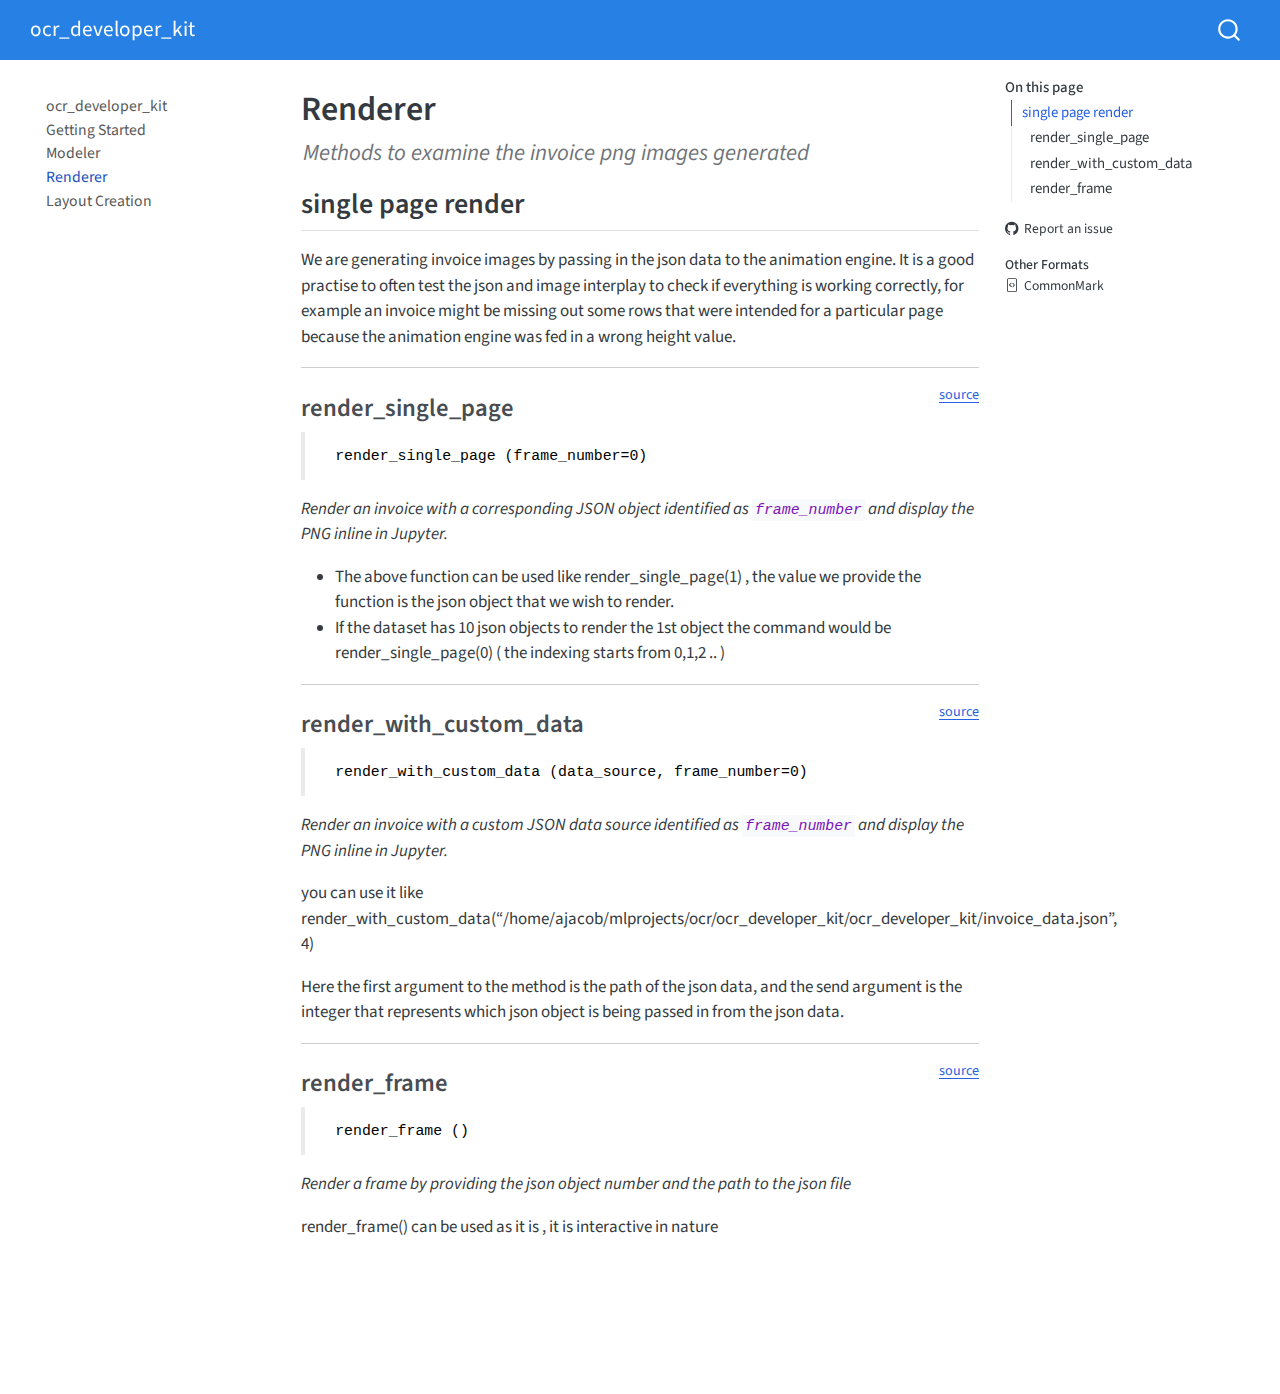
<file: renderer.html>
<!DOCTYPE html>
<html xmlns="http://www.w3.org/1999/xhtml" lang="en" xml:lang="en"><head>

<meta charset="utf-8">
<meta name="generator" content="quarto-1.7.34">

<meta name="viewport" content="width=device-width, initial-scale=1.0, user-scalable=yes">

<meta name="description" content="Methods to examine the invoice png images generated">

<title>Renderer – ocr_developer_kit</title>
<style>
code{white-space: pre-wrap;}
span.smallcaps{font-variant: small-caps;}
div.columns{display: flex; gap: min(4vw, 1.5em);}
div.column{flex: auto; overflow-x: auto;}
div.hanging-indent{margin-left: 1.5em; text-indent: -1.5em;}
ul.task-list{list-style: none;}
ul.task-list li input[type="checkbox"] {
  width: 0.8em;
  margin: 0 0.8em 0.2em -1em; /* quarto-specific, see https://github.com/quarto-dev/quarto-cli/issues/4556 */ 
  vertical-align: middle;
}
</style>


<script src="site_libs/quarto-nav/quarto-nav.js"></script>
<script src="site_libs/quarto-nav/headroom.min.js"></script>
<script src="site_libs/clipboard/clipboard.min.js"></script>
<script src="site_libs/quarto-search/autocomplete.umd.js"></script>
<script src="site_libs/quarto-search/fuse.min.js"></script>
<script src="site_libs/quarto-search/quarto-search.js"></script>
<meta name="quarto:offset" content="./">
<script src="site_libs/quarto-html/quarto.js" type="module"></script>
<script src="site_libs/quarto-html/tabsets/tabsets.js" type="module"></script>
<script src="site_libs/quarto-html/popper.min.js"></script>
<script src="site_libs/quarto-html/tippy.umd.min.js"></script>
<script src="site_libs/quarto-html/anchor.min.js"></script>
<link href="site_libs/quarto-html/tippy.css" rel="stylesheet">
<link href="site_libs/quarto-html/quarto-syntax-highlighting-c8ad9e5dbd60b7b70b38521ab19b7da4.css" rel="stylesheet" id="quarto-text-highlighting-styles">
<script src="site_libs/bootstrap/bootstrap.min.js"></script>
<link href="site_libs/bootstrap/bootstrap-icons.css" rel="stylesheet">
<link href="site_libs/bootstrap/bootstrap-ac0578e1f87f273c3fa40b04908a6ea7.min.css" rel="stylesheet" append-hash="true" id="quarto-bootstrap" data-mode="light">
<script id="quarto-search-options" type="application/json">{
  "location": "navbar",
  "copy-button": false,
  "collapse-after": 3,
  "panel-placement": "end",
  "type": "overlay",
  "limit": 50,
  "keyboard-shortcut": [
    "f",
    "/",
    "s"
  ],
  "show-item-context": false,
  "language": {
    "search-no-results-text": "No results",
    "search-matching-documents-text": "matching documents",
    "search-copy-link-title": "Copy link to search",
    "search-hide-matches-text": "Hide additional matches",
    "search-more-match-text": "more match in this document",
    "search-more-matches-text": "more matches in this document",
    "search-clear-button-title": "Clear",
    "search-text-placeholder": "",
    "search-detached-cancel-button-title": "Cancel",
    "search-submit-button-title": "Submit",
    "search-label": "Search"
  }
}</script>


<link rel="stylesheet" href="styles.css">
<meta property="og:title" content="Renderer – ocr_developer_kit">
<meta property="og:description" content="Methods to examine the invoice png images generated">
<meta property="og:site_name" content="ocr_developer_kit">
<meta name="twitter:title" content="Renderer – ocr_developer_kit">
<meta name="twitter:description" content="Methods to examine the invoice png images generated">
<meta name="twitter:card" content="summary">
</head>

<body class="nav-sidebar floating nav-fixed quarto-light">

<div id="quarto-search-results"></div>
  <header id="quarto-header" class="headroom fixed-top">
    <nav class="navbar navbar-expand-lg " data-bs-theme="dark">
      <div class="navbar-container container-fluid">
      <div class="navbar-brand-container mx-auto">
    <a class="navbar-brand" href="./index.html">
    <span class="navbar-title">ocr_developer_kit</span>
    </a>
  </div>
        <div class="quarto-navbar-tools tools-end">
</div>
          <div id="quarto-search" class="" title="Search"></div>
      </div> <!-- /container-fluid -->
    </nav>
  <nav class="quarto-secondary-nav">
    <div class="container-fluid d-flex">
      <button type="button" class="quarto-btn-toggle btn" data-bs-toggle="collapse" role="button" data-bs-target=".quarto-sidebar-collapse-item" aria-controls="quarto-sidebar" aria-expanded="false" aria-label="Toggle sidebar navigation" onclick="if (window.quartoToggleHeadroom) { window.quartoToggleHeadroom(); }">
        <i class="bi bi-layout-text-sidebar-reverse"></i>
      </button>
        <nav class="quarto-page-breadcrumbs" aria-label="breadcrumb"><ol class="breadcrumb"><li class="breadcrumb-item"><a href="./renderer.html">Renderer</a></li></ol></nav>
        <a class="flex-grow-1" role="navigation" data-bs-toggle="collapse" data-bs-target=".quarto-sidebar-collapse-item" aria-controls="quarto-sidebar" aria-expanded="false" aria-label="Toggle sidebar navigation" onclick="if (window.quartoToggleHeadroom) { window.quartoToggleHeadroom(); }">      
        </a>
    </div>
  </nav>
</header>
<!-- content -->
<div id="quarto-content" class="quarto-container page-columns page-rows-contents page-layout-article page-navbar">
<!-- sidebar -->
  <nav id="quarto-sidebar" class="sidebar collapse collapse-horizontal quarto-sidebar-collapse-item sidebar-navigation floating overflow-auto">
    <div class="sidebar-menu-container"> 
    <ul class="list-unstyled mt-1">
        <li class="sidebar-item">
  <div class="sidebar-item-container"> 
  <a href="./index.html" class="sidebar-item-text sidebar-link">
 <span class="menu-text">ocr_developer_kit</span></a>
  </div>
</li>
        <li class="sidebar-item">
  <div class="sidebar-item-container"> 
  <a href="./instruction_manual.html" class="sidebar-item-text sidebar-link">
 <span class="menu-text">Getting Started</span></a>
  </div>
</li>
        <li class="sidebar-item">
  <div class="sidebar-item-container"> 
  <a href="./modeler.html" class="sidebar-item-text sidebar-link">
 <span class="menu-text">Modeler</span></a>
  </div>
</li>
        <li class="sidebar-item">
  <div class="sidebar-item-container"> 
  <a href="./renderer.html" class="sidebar-item-text sidebar-link active">
 <span class="menu-text">Renderer</span></a>
  </div>
</li>
        <li class="sidebar-item">
  <div class="sidebar-item-container"> 
  <a href="./komatsu_page2.html" class="sidebar-item-text sidebar-link">
 <span class="menu-text">Layout Creation</span></a>
  </div>
</li>
    </ul>
    </div>
</nav>
<div id="quarto-sidebar-glass" class="quarto-sidebar-collapse-item" data-bs-toggle="collapse" data-bs-target=".quarto-sidebar-collapse-item"></div>
<!-- margin-sidebar -->
    <div id="quarto-margin-sidebar" class="sidebar margin-sidebar">
        <nav id="TOC" role="doc-toc" class="toc-active">
    <h2 id="toc-title">On this page</h2>
   
  <ul>
  <li><a href="#single-page-render" id="toc-single-page-render" class="nav-link active" data-scroll-target="#single-page-render">single page render</a>
  <ul class="collapse">
  <li><a href="#render_single_page" id="toc-render_single_page" class="nav-link" data-scroll-target="#render_single_page">render_single_page</a></li>
  <li><a href="#render_with_custom_data" id="toc-render_with_custom_data" class="nav-link" data-scroll-target="#render_with_custom_data">render_with_custom_data</a></li>
  <li><a href="#render_frame" id="toc-render_frame" class="nav-link" data-scroll-target="#render_frame">render_frame</a></li>
  </ul></li>
  </ul>
<div class="toc-actions"><ul><li><a href="https://github.com/alix559/ocr_developer_kit/issues/new" class="toc-action"><i class="bi bi-github"></i>Report an issue</a></li></ul></div><div class="quarto-alternate-formats"><h2>Other Formats</h2><ul><li><a href="renderer.html.md"><i class="bi bi-file-code"></i>CommonMark</a></li></ul></div></nav>
    </div>
<!-- main -->
<main class="content" id="quarto-document-content">

<header id="title-block-header" class="quarto-title-block default">
<div class="quarto-title">
<h1 class="title">Renderer</h1>
</div>

<div>
  <div class="description">
    Methods to examine the invoice png images generated
  </div>
</div>


<div class="quarto-title-meta">

    
  
    
  </div>
  


</header>


<!-- WARNING: THIS FILE WAS AUTOGENERATED! DO NOT EDIT! -->
<section id="single-page-render" class="level2">
<h2 class="anchored" data-anchor-id="single-page-render">single page render</h2>
<p>We are generating invoice images by passing in the json data to the animation engine. It is a good practise to often test the json and image interplay to check if everything is working correctly, for example an invoice might be missing out some rows that were intended for a particular page because the animation engine was fed in a wrong height value.</p>
<hr>
<p><a href="https://github.com/alix559/ocr_developer_kit/blob/main/ocr_developer_kit/renderer.py#L17" target="_blank" style="float:right; font-size:smaller">source</a></p>
<section id="render_single_page" class="level3">
<h3 class="anchored" data-anchor-id="render_single_page">render_single_page</h3>
<blockquote class="blockquote">
<pre><code> render_single_page (frame_number=0)</code></pre>
</blockquote>
<p><em>Render an invoice with a corresponding JSON object identified as <code>frame_number</code> and display the PNG inline in Jupyter.</em></p>
<ul>
<li>The above function can be used like render_single_page(1) , the value we provide the function is the json object that we wish to render.</li>
<li>If the dataset has 10 json objects to render the 1st object the command would be render_single_page(0) ( the indexing starts from 0,1,2 .. )</li>
</ul>
<hr>
<p><a href="https://github.com/alix559/ocr_developer_kit/blob/main/ocr_developer_kit/renderer.py#L37" target="_blank" style="float:right; font-size:smaller">source</a></p>
</section>
<section id="render_with_custom_data" class="level3">
<h3 class="anchored" data-anchor-id="render_with_custom_data">render_with_custom_data</h3>
<blockquote class="blockquote">
<pre><code> render_with_custom_data (data_source, frame_number=0)</code></pre>
</blockquote>
<p><em>Render an invoice with a custom JSON data source identified as <code>frame_number</code> and display the PNG inline in Jupyter.</em></p>
<p>you can use it like render_with_custom_data(“/home/ajacob/mlprojects/ocr/ocr_developer_kit/ocr_developer_kit/invoice_data.json”, 4)</p>
<p>Here the first argument to the method is the path of the json data, and the send argument is the integer that represents which json object is being passed in from the json data.</p>
<hr>
<p><a href="https://github.com/alix559/ocr_developer_kit/blob/main/ocr_developer_kit/renderer.py#L64" target="_blank" style="float:right; font-size:smaller">source</a></p>
</section>
<section id="render_frame" class="level3">
<h3 class="anchored" data-anchor-id="render_frame">render_frame</h3>
<blockquote class="blockquote">
<pre><code> render_frame ()</code></pre>
</blockquote>
<p><em>Render a frame by providing the json object number and the path to the json file</em></p>
<p>render_frame() can be used as it is , it is interactive in nature</p>


</section>
</section>

</main> <!-- /main -->
<script id="quarto-html-after-body" type="application/javascript">
  window.document.addEventListener("DOMContentLoaded", function (event) {
    const icon = "";
    const anchorJS = new window.AnchorJS();
    anchorJS.options = {
      placement: 'right',
      icon: icon
    };
    anchorJS.add('.anchored');
    const isCodeAnnotation = (el) => {
      for (const clz of el.classList) {
        if (clz.startsWith('code-annotation-')) {                     
          return true;
        }
      }
      return false;
    }
    const onCopySuccess = function(e) {
      // button target
      const button = e.trigger;
      // don't keep focus
      button.blur();
      // flash "checked"
      button.classList.add('code-copy-button-checked');
      var currentTitle = button.getAttribute("title");
      button.setAttribute("title", "Copied!");
      let tooltip;
      if (window.bootstrap) {
        button.setAttribute("data-bs-toggle", "tooltip");
        button.setAttribute("data-bs-placement", "left");
        button.setAttribute("data-bs-title", "Copied!");
        tooltip = new bootstrap.Tooltip(button, 
          { trigger: "manual", 
            customClass: "code-copy-button-tooltip",
            offset: [0, -8]});
        tooltip.show();    
      }
      setTimeout(function() {
        if (tooltip) {
          tooltip.hide();
          button.removeAttribute("data-bs-title");
          button.removeAttribute("data-bs-toggle");
          button.removeAttribute("data-bs-placement");
        }
        button.setAttribute("title", currentTitle);
        button.classList.remove('code-copy-button-checked');
      }, 1000);
      // clear code selection
      e.clearSelection();
    }
    const getTextToCopy = function(trigger) {
        const codeEl = trigger.previousElementSibling.cloneNode(true);
        for (const childEl of codeEl.children) {
          if (isCodeAnnotation(childEl)) {
            childEl.remove();
          }
        }
        return codeEl.innerText;
    }
    const clipboard = new window.ClipboardJS('.code-copy-button:not([data-in-quarto-modal])', {
      text: getTextToCopy
    });
    clipboard.on('success', onCopySuccess);
    if (window.document.getElementById('quarto-embedded-source-code-modal')) {
      const clipboardModal = new window.ClipboardJS('.code-copy-button[data-in-quarto-modal]', {
        text: getTextToCopy,
        container: window.document.getElementById('quarto-embedded-source-code-modal')
      });
      clipboardModal.on('success', onCopySuccess);
    }
      var localhostRegex = new RegExp(/^(?:http|https):\/\/localhost\:?[0-9]*\//);
      var mailtoRegex = new RegExp(/^mailto:/);
        var filterRegex = new RegExp("https:\/\/alix559\.github\.io\/ocr_developer_kit");
      var isInternal = (href) => {
          return filterRegex.test(href) || localhostRegex.test(href) || mailtoRegex.test(href);
      }
      // Inspect non-navigation links and adorn them if external
     var links = window.document.querySelectorAll('a[href]:not(.nav-link):not(.navbar-brand):not(.toc-action):not(.sidebar-link):not(.sidebar-item-toggle):not(.pagination-link):not(.no-external):not([aria-hidden]):not(.dropdown-item):not(.quarto-navigation-tool):not(.about-link)');
      for (var i=0; i<links.length; i++) {
        const link = links[i];
        if (!isInternal(link.href)) {
          // undo the damage that might have been done by quarto-nav.js in the case of
          // links that we want to consider external
          if (link.dataset.originalHref !== undefined) {
            link.href = link.dataset.originalHref;
          }
        }
      }
    function tippyHover(el, contentFn, onTriggerFn, onUntriggerFn) {
      const config = {
        allowHTML: true,
        maxWidth: 500,
        delay: 100,
        arrow: false,
        appendTo: function(el) {
            return el.parentElement;
        },
        interactive: true,
        interactiveBorder: 10,
        theme: 'quarto',
        placement: 'bottom-start',
      };
      if (contentFn) {
        config.content = contentFn;
      }
      if (onTriggerFn) {
        config.onTrigger = onTriggerFn;
      }
      if (onUntriggerFn) {
        config.onUntrigger = onUntriggerFn;
      }
      window.tippy(el, config); 
    }
    const noterefs = window.document.querySelectorAll('a[role="doc-noteref"]');
    for (var i=0; i<noterefs.length; i++) {
      const ref = noterefs[i];
      tippyHover(ref, function() {
        // use id or data attribute instead here
        let href = ref.getAttribute('data-footnote-href') || ref.getAttribute('href');
        try { href = new URL(href).hash; } catch {}
        const id = href.replace(/^#\/?/, "");
        const note = window.document.getElementById(id);
        if (note) {
          return note.innerHTML;
        } else {
          return "";
        }
      });
    }
    const xrefs = window.document.querySelectorAll('a.quarto-xref');
    const processXRef = (id, note) => {
      // Strip column container classes
      const stripColumnClz = (el) => {
        el.classList.remove("page-full", "page-columns");
        if (el.children) {
          for (const child of el.children) {
            stripColumnClz(child);
          }
        }
      }
      stripColumnClz(note)
      if (id === null || id.startsWith('sec-')) {
        // Special case sections, only their first couple elements
        const container = document.createElement("div");
        if (note.children && note.children.length > 2) {
          container.appendChild(note.children[0].cloneNode(true));
          for (let i = 1; i < note.children.length; i++) {
            const child = note.children[i];
            if (child.tagName === "P" && child.innerText === "") {
              continue;
            } else {
              container.appendChild(child.cloneNode(true));
              break;
            }
          }
          if (window.Quarto?.typesetMath) {
            window.Quarto.typesetMath(container);
          }
          return container.innerHTML
        } else {
          if (window.Quarto?.typesetMath) {
            window.Quarto.typesetMath(note);
          }
          return note.innerHTML;
        }
      } else {
        // Remove any anchor links if they are present
        const anchorLink = note.querySelector('a.anchorjs-link');
        if (anchorLink) {
          anchorLink.remove();
        }
        if (window.Quarto?.typesetMath) {
          window.Quarto.typesetMath(note);
        }
        if (note.classList.contains("callout")) {
          return note.outerHTML;
        } else {
          return note.innerHTML;
        }
      }
    }
    for (var i=0; i<xrefs.length; i++) {
      const xref = xrefs[i];
      tippyHover(xref, undefined, function(instance) {
        instance.disable();
        let url = xref.getAttribute('href');
        let hash = undefined; 
        if (url.startsWith('#')) {
          hash = url;
        } else {
          try { hash = new URL(url).hash; } catch {}
        }
        if (hash) {
          const id = hash.replace(/^#\/?/, "");
          const note = window.document.getElementById(id);
          if (note !== null) {
            try {
              const html = processXRef(id, note.cloneNode(true));
              instance.setContent(html);
            } finally {
              instance.enable();
              instance.show();
            }
          } else {
            // See if we can fetch this
            fetch(url.split('#')[0])
            .then(res => res.text())
            .then(html => {
              const parser = new DOMParser();
              const htmlDoc = parser.parseFromString(html, "text/html");
              const note = htmlDoc.getElementById(id);
              if (note !== null) {
                const html = processXRef(id, note);
                instance.setContent(html);
              } 
            }).finally(() => {
              instance.enable();
              instance.show();
            });
          }
        } else {
          // See if we can fetch a full url (with no hash to target)
          // This is a special case and we should probably do some content thinning / targeting
          fetch(url)
          .then(res => res.text())
          .then(html => {
            const parser = new DOMParser();
            const htmlDoc = parser.parseFromString(html, "text/html");
            const note = htmlDoc.querySelector('main.content');
            if (note !== null) {
              // This should only happen for chapter cross references
              // (since there is no id in the URL)
              // remove the first header
              if (note.children.length > 0 && note.children[0].tagName === "HEADER") {
                note.children[0].remove();
              }
              const html = processXRef(null, note);
              instance.setContent(html);
            } 
          }).finally(() => {
            instance.enable();
            instance.show();
          });
        }
      }, function(instance) {
      });
    }
        let selectedAnnoteEl;
        const selectorForAnnotation = ( cell, annotation) => {
          let cellAttr = 'data-code-cell="' + cell + '"';
          let lineAttr = 'data-code-annotation="' +  annotation + '"';
          const selector = 'span[' + cellAttr + '][' + lineAttr + ']';
          return selector;
        }
        const selectCodeLines = (annoteEl) => {
          const doc = window.document;
          const targetCell = annoteEl.getAttribute("data-target-cell");
          const targetAnnotation = annoteEl.getAttribute("data-target-annotation");
          const annoteSpan = window.document.querySelector(selectorForAnnotation(targetCell, targetAnnotation));
          const lines = annoteSpan.getAttribute("data-code-lines").split(",");
          const lineIds = lines.map((line) => {
            return targetCell + "-" + line;
          })
          let top = null;
          let height = null;
          let parent = null;
          if (lineIds.length > 0) {
              //compute the position of the single el (top and bottom and make a div)
              const el = window.document.getElementById(lineIds[0]);
              top = el.offsetTop;
              height = el.offsetHeight;
              parent = el.parentElement.parentElement;
            if (lineIds.length > 1) {
              const lastEl = window.document.getElementById(lineIds[lineIds.length - 1]);
              const bottom = lastEl.offsetTop + lastEl.offsetHeight;
              height = bottom - top;
            }
            if (top !== null && height !== null && parent !== null) {
              // cook up a div (if necessary) and position it 
              let div = window.document.getElementById("code-annotation-line-highlight");
              if (div === null) {
                div = window.document.createElement("div");
                div.setAttribute("id", "code-annotation-line-highlight");
                div.style.position = 'absolute';
                parent.appendChild(div);
              }
              div.style.top = top - 2 + "px";
              div.style.height = height + 4 + "px";
              div.style.left = 0;
              let gutterDiv = window.document.getElementById("code-annotation-line-highlight-gutter");
              if (gutterDiv === null) {
                gutterDiv = window.document.createElement("div");
                gutterDiv.setAttribute("id", "code-annotation-line-highlight-gutter");
                gutterDiv.style.position = 'absolute';
                const codeCell = window.document.getElementById(targetCell);
                const gutter = codeCell.querySelector('.code-annotation-gutter');
                gutter.appendChild(gutterDiv);
              }
              gutterDiv.style.top = top - 2 + "px";
              gutterDiv.style.height = height + 4 + "px";
            }
            selectedAnnoteEl = annoteEl;
          }
        };
        const unselectCodeLines = () => {
          const elementsIds = ["code-annotation-line-highlight", "code-annotation-line-highlight-gutter"];
          elementsIds.forEach((elId) => {
            const div = window.document.getElementById(elId);
            if (div) {
              div.remove();
            }
          });
          selectedAnnoteEl = undefined;
        };
          // Handle positioning of the toggle
      window.addEventListener(
        "resize",
        throttle(() => {
          elRect = undefined;
          if (selectedAnnoteEl) {
            selectCodeLines(selectedAnnoteEl);
          }
        }, 10)
      );
      function throttle(fn, ms) {
      let throttle = false;
      let timer;
        return (...args) => {
          if(!throttle) { // first call gets through
              fn.apply(this, args);
              throttle = true;
          } else { // all the others get throttled
              if(timer) clearTimeout(timer); // cancel #2
              timer = setTimeout(() => {
                fn.apply(this, args);
                timer = throttle = false;
              }, ms);
          }
        };
      }
        // Attach click handler to the DT
        const annoteDls = window.document.querySelectorAll('dt[data-target-cell]');
        for (const annoteDlNode of annoteDls) {
          annoteDlNode.addEventListener('click', (event) => {
            const clickedEl = event.target;
            if (clickedEl !== selectedAnnoteEl) {
              unselectCodeLines();
              const activeEl = window.document.querySelector('dt[data-target-cell].code-annotation-active');
              if (activeEl) {
                activeEl.classList.remove('code-annotation-active');
              }
              selectCodeLines(clickedEl);
              clickedEl.classList.add('code-annotation-active');
            } else {
              // Unselect the line
              unselectCodeLines();
              clickedEl.classList.remove('code-annotation-active');
            }
          });
        }
    const findCites = (el) => {
      const parentEl = el.parentElement;
      if (parentEl) {
        const cites = parentEl.dataset.cites;
        if (cites) {
          return {
            el,
            cites: cites.split(' ')
          };
        } else {
          return findCites(el.parentElement)
        }
      } else {
        return undefined;
      }
    };
    var bibliorefs = window.document.querySelectorAll('a[role="doc-biblioref"]');
    for (var i=0; i<bibliorefs.length; i++) {
      const ref = bibliorefs[i];
      const citeInfo = findCites(ref);
      if (citeInfo) {
        tippyHover(citeInfo.el, function() {
          var popup = window.document.createElement('div');
          citeInfo.cites.forEach(function(cite) {
            var citeDiv = window.document.createElement('div');
            citeDiv.classList.add('hanging-indent');
            citeDiv.classList.add('csl-entry');
            var biblioDiv = window.document.getElementById('ref-' + cite);
            if (biblioDiv) {
              citeDiv.innerHTML = biblioDiv.innerHTML;
            }
            popup.appendChild(citeDiv);
          });
          return popup.innerHTML;
        });
      }
    }
  });
  </script>
</div> <!-- /content -->




<footer class="footer"><div class="nav-footer"><div class="nav-footer-center"><div class="toc-actions d-sm-block d-md-none"><ul><li><a href="https://github.com/alix559/ocr_developer_kit/issues/new" class="toc-action"><i class="bi bi-github"></i>Report an issue</a></li></ul></div></div></div></footer></body></html>
</file>
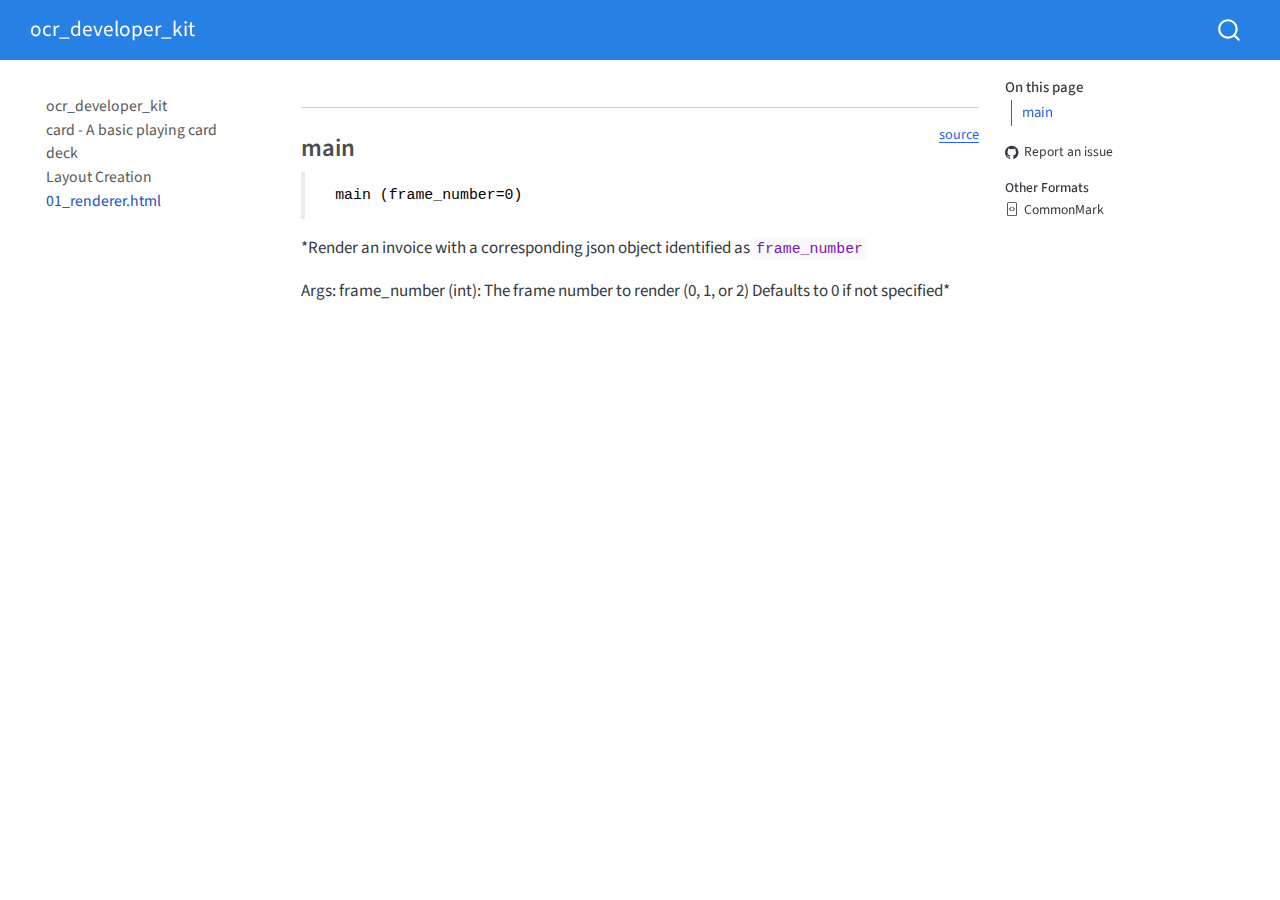
<file: _proc/_docs/01_renderer.html>
<!DOCTYPE html>
<html xmlns="http://www.w3.org/1999/xhtml" lang="en" xml:lang="en"><head>

<meta charset="utf-8">
<meta name="generator" content="quarto-1.7.33">

<meta name="viewport" content="width=device-width, initial-scale=1.0, user-scalable=yes">


<title>renderer – ocr_developer_kit</title>
<style>
code{white-space: pre-wrap;}
span.smallcaps{font-variant: small-caps;}
div.columns{display: flex; gap: min(4vw, 1.5em);}
div.column{flex: auto; overflow-x: auto;}
div.hanging-indent{margin-left: 1.5em; text-indent: -1.5em;}
ul.task-list{list-style: none;}
ul.task-list li input[type="checkbox"] {
  width: 0.8em;
  margin: 0 0.8em 0.2em -1em; /* quarto-specific, see https://github.com/quarto-dev/quarto-cli/issues/4556 */ 
  vertical-align: middle;
}
</style>


<script src="site_libs/quarto-nav/quarto-nav.js"></script>
<script src="site_libs/quarto-nav/headroom.min.js"></script>
<script src="site_libs/clipboard/clipboard.min.js"></script>
<script src="site_libs/quarto-search/autocomplete.umd.js"></script>
<script src="site_libs/quarto-search/fuse.min.js"></script>
<script src="site_libs/quarto-search/quarto-search.js"></script>
<meta name="quarto:offset" content="./">
<script src="site_libs/quarto-html/quarto.js" type="module"></script>
<script src="site_libs/quarto-html/tabsets/tabsets.js" type="module"></script>
<script src="site_libs/quarto-html/popper.min.js"></script>
<script src="site_libs/quarto-html/tippy.umd.min.js"></script>
<script src="site_libs/quarto-html/anchor.min.js"></script>
<link href="site_libs/quarto-html/tippy.css" rel="stylesheet">
<link href="site_libs/quarto-html/quarto-syntax-highlighting-ea385d0e468b0dd5ea5bf0780b1290d9.css" rel="stylesheet" id="quarto-text-highlighting-styles">
<script src="site_libs/bootstrap/bootstrap.min.js"></script>
<link href="site_libs/bootstrap/bootstrap-icons.css" rel="stylesheet">
<link href="site_libs/bootstrap/bootstrap-d11108efa633db5fb157ab0a190faa78.min.css" rel="stylesheet" append-hash="true" id="quarto-bootstrap" data-mode="light">
<script id="quarto-search-options" type="application/json">{
  "location": "navbar",
  "copy-button": false,
  "collapse-after": 3,
  "panel-placement": "end",
  "type": "overlay",
  "limit": 50,
  "keyboard-shortcut": [
    "f",
    "/",
    "s"
  ],
  "show-item-context": false,
  "language": {
    "search-no-results-text": "No results",
    "search-matching-documents-text": "matching documents",
    "search-copy-link-title": "Copy link to search",
    "search-hide-matches-text": "Hide additional matches",
    "search-more-match-text": "more match in this document",
    "search-more-matches-text": "more matches in this document",
    "search-clear-button-title": "Clear",
    "search-text-placeholder": "",
    "search-detached-cancel-button-title": "Cancel",
    "search-submit-button-title": "Submit",
    "search-label": "Search"
  }
}</script>


<link rel="stylesheet" href="styles.css">
<meta property="og:title" content="ocr_developer_kit">
<meta property="og:description" content="Literate programming for Cole’s OCR team">
<meta property="og:site_name" content="ocr_developer_kit">
<meta name="twitter:title" content="ocr_developer_kit">
<meta name="twitter:description" content="Literate programming for Cole’s OCR team">
<meta name="twitter:card" content="summary">
</head>

<body class="nav-sidebar floating nav-fixed quarto-light">

<div id="quarto-search-results"></div>
  <header id="quarto-header" class="headroom fixed-top">
    <nav class="navbar navbar-expand-lg " data-bs-theme="dark">
      <div class="navbar-container container-fluid">
      <div class="navbar-brand-container mx-auto">
    <a class="navbar-brand" href="./index.html">
    <span class="navbar-title">ocr_developer_kit</span>
    </a>
  </div>
        <div class="quarto-navbar-tools tools-end">
</div>
          <div id="quarto-search" class="" title="Search"></div>
      </div> <!-- /container-fluid -->
    </nav>
  <nav class="quarto-secondary-nav">
    <div class="container-fluid d-flex">
      <button type="button" class="quarto-btn-toggle btn" data-bs-toggle="collapse" role="button" data-bs-target=".quarto-sidebar-collapse-item" aria-controls="quarto-sidebar" aria-expanded="false" aria-label="Toggle sidebar navigation" onclick="if (window.quartoToggleHeadroom) { window.quartoToggleHeadroom(); }">
        <i class="bi bi-layout-text-sidebar-reverse"></i>
      </button>
        <nav class="quarto-page-breadcrumbs" aria-label="breadcrumb"><ol class="breadcrumb"><li class="breadcrumb-item"><a href="./01_renderer.html">01_renderer.html</a></li></ol></nav>
        <a class="flex-grow-1" role="navigation" data-bs-toggle="collapse" data-bs-target=".quarto-sidebar-collapse-item" aria-controls="quarto-sidebar" aria-expanded="false" aria-label="Toggle sidebar navigation" onclick="if (window.quartoToggleHeadroom) { window.quartoToggleHeadroom(); }">      
        </a>
    </div>
  </nav>
</header>
<!-- content -->
<div id="quarto-content" class="quarto-container page-columns page-rows-contents page-layout-article page-navbar">
<!-- sidebar -->
  <nav id="quarto-sidebar" class="sidebar collapse collapse-horizontal quarto-sidebar-collapse-item sidebar-navigation floating overflow-auto">
    <div class="sidebar-menu-container"> 
    <ul class="list-unstyled mt-1">
        <li class="sidebar-item">
  <div class="sidebar-item-container"> 
  <a href="./index.html" class="sidebar-item-text sidebar-link">
 <span class="menu-text">ocr_developer_kit</span></a>
  </div>
</li>
        <li class="sidebar-item">
  <div class="sidebar-item-container"> 
  <a href="./card.html" class="sidebar-item-text sidebar-link">
 <span class="menu-text">card - A basic playing card</span></a>
  </div>
</li>
        <li class="sidebar-item">
  <div class="sidebar-item-container"> 
  <a href="./deck.html" class="sidebar-item-text sidebar-link">
 <span class="menu-text">deck</span></a>
  </div>
</li>
        <li class="sidebar-item">
  <div class="sidebar-item-container"> 
  <a href="./komatsu_page2.html" class="sidebar-item-text sidebar-link">
 <span class="menu-text">Layout Creation</span></a>
  </div>
</li>
        <li class="sidebar-item">
  <div class="sidebar-item-container"> 
  <a href="./01_renderer.html" class="sidebar-item-text sidebar-link active">
 <span class="menu-text">01_renderer.html</span></a>
  </div>
</li>
    </ul>
    </div>
</nav>
<div id="quarto-sidebar-glass" class="quarto-sidebar-collapse-item" data-bs-toggle="collapse" data-bs-target=".quarto-sidebar-collapse-item"></div>
<!-- margin-sidebar -->
    <div id="quarto-margin-sidebar" class="sidebar margin-sidebar">
        <nav id="TOC" role="doc-toc" class="toc-active">
    <h2 id="toc-title">On this page</h2>
   
  <ul>
  <li><a href="#main" id="toc-main" class="nav-link active" data-scroll-target="#main">main</a></li>
  </ul>
<div class="toc-actions"><ul><li><a href="https://github.com/alix559/ocr_developer_kit/issues/new" class="toc-action"><i class="bi bi-github"></i>Report an issue</a></li></ul></div><div class="quarto-alternate-formats"><h2>Other Formats</h2><ul><li><a href="01_renderer.md"><i class="bi bi-file-code"></i>CommonMark</a></li></ul></div></nav>
    </div>
<!-- main -->
<main class="content" id="quarto-document-content"><header id="title-block-header" class="quarto-title-block"></header>




<!-- WARNING: THIS FILE WAS AUTOGENERATED! DO NOT EDIT! -->
<hr>
<p><a href="https://github.com/alix559/ocr_developer_kit/blob/main/ocr_developer_kit/renderer.py#L12" target="_blank" style="float:right; font-size:smaller">source</a></p>
<section id="main" class="level3">
<h3 class="anchored" data-anchor-id="main">main</h3>
<blockquote class="blockquote">
<pre><code> main (frame_number=0)</code></pre>
</blockquote>
<p>*Render an invoice with a corresponding json object identified as <code>frame_number</code></p>
<p>Args: frame_number (int): The frame number to render (0, 1, or 2) Defaults to 0 if not specified*</p>


</section>

</main> <!-- /main -->
<script id="quarto-html-after-body" type="application/javascript">
  window.document.addEventListener("DOMContentLoaded", function (event) {
    const icon = "";
    const anchorJS = new window.AnchorJS();
    anchorJS.options = {
      placement: 'right',
      icon: icon
    };
    anchorJS.add('.anchored');
    const isCodeAnnotation = (el) => {
      for (const clz of el.classList) {
        if (clz.startsWith('code-annotation-')) {                     
          return true;
        }
      }
      return false;
    }
    const onCopySuccess = function(e) {
      // button target
      const button = e.trigger;
      // don't keep focus
      button.blur();
      // flash "checked"
      button.classList.add('code-copy-button-checked');
      var currentTitle = button.getAttribute("title");
      button.setAttribute("title", "Copied!");
      let tooltip;
      if (window.bootstrap) {
        button.setAttribute("data-bs-toggle", "tooltip");
        button.setAttribute("data-bs-placement", "left");
        button.setAttribute("data-bs-title", "Copied!");
        tooltip = new bootstrap.Tooltip(button, 
          { trigger: "manual", 
            customClass: "code-copy-button-tooltip",
            offset: [0, -8]});
        tooltip.show();    
      }
      setTimeout(function() {
        if (tooltip) {
          tooltip.hide();
          button.removeAttribute("data-bs-title");
          button.removeAttribute("data-bs-toggle");
          button.removeAttribute("data-bs-placement");
        }
        button.setAttribute("title", currentTitle);
        button.classList.remove('code-copy-button-checked');
      }, 1000);
      // clear code selection
      e.clearSelection();
    }
    const getTextToCopy = function(trigger) {
        const codeEl = trigger.previousElementSibling.cloneNode(true);
        for (const childEl of codeEl.children) {
          if (isCodeAnnotation(childEl)) {
            childEl.remove();
          }
        }
        return codeEl.innerText;
    }
    const clipboard = new window.ClipboardJS('.code-copy-button:not([data-in-quarto-modal])', {
      text: getTextToCopy
    });
    clipboard.on('success', onCopySuccess);
    if (window.document.getElementById('quarto-embedded-source-code-modal')) {
      const clipboardModal = new window.ClipboardJS('.code-copy-button[data-in-quarto-modal]', {
        text: getTextToCopy,
        container: window.document.getElementById('quarto-embedded-source-code-modal')
      });
      clipboardModal.on('success', onCopySuccess);
    }
      var localhostRegex = new RegExp(/^(?:http|https):\/\/localhost\:?[0-9]*\//);
      var mailtoRegex = new RegExp(/^mailto:/);
        var filterRegex = new RegExp("https:\/\/alix559\.github\.io\/ocr_developer_kit");
      var isInternal = (href) => {
          return filterRegex.test(href) || localhostRegex.test(href) || mailtoRegex.test(href);
      }
      // Inspect non-navigation links and adorn them if external
     var links = window.document.querySelectorAll('a[href]:not(.nav-link):not(.navbar-brand):not(.toc-action):not(.sidebar-link):not(.sidebar-item-toggle):not(.pagination-link):not(.no-external):not([aria-hidden]):not(.dropdown-item):not(.quarto-navigation-tool):not(.about-link)');
      for (var i=0; i<links.length; i++) {
        const link = links[i];
        if (!isInternal(link.href)) {
          // undo the damage that might have been done by quarto-nav.js in the case of
          // links that we want to consider external
          if (link.dataset.originalHref !== undefined) {
            link.href = link.dataset.originalHref;
          }
        }
      }
    function tippyHover(el, contentFn, onTriggerFn, onUntriggerFn) {
      const config = {
        allowHTML: true,
        maxWidth: 500,
        delay: 100,
        arrow: false,
        appendTo: function(el) {
            return el.parentElement;
        },
        interactive: true,
        interactiveBorder: 10,
        theme: 'quarto',
        placement: 'bottom-start',
      };
      if (contentFn) {
        config.content = contentFn;
      }
      if (onTriggerFn) {
        config.onTrigger = onTriggerFn;
      }
      if (onUntriggerFn) {
        config.onUntrigger = onUntriggerFn;
      }
      window.tippy(el, config); 
    }
    const noterefs = window.document.querySelectorAll('a[role="doc-noteref"]');
    for (var i=0; i<noterefs.length; i++) {
      const ref = noterefs[i];
      tippyHover(ref, function() {
        // use id or data attribute instead here
        let href = ref.getAttribute('data-footnote-href') || ref.getAttribute('href');
        try { href = new URL(href).hash; } catch {}
        const id = href.replace(/^#\/?/, "");
        const note = window.document.getElementById(id);
        if (note) {
          return note.innerHTML;
        } else {
          return "";
        }
      });
    }
    const xrefs = window.document.querySelectorAll('a.quarto-xref');
    const processXRef = (id, note) => {
      // Strip column container classes
      const stripColumnClz = (el) => {
        el.classList.remove("page-full", "page-columns");
        if (el.children) {
          for (const child of el.children) {
            stripColumnClz(child);
          }
        }
      }
      stripColumnClz(note)
      if (id === null || id.startsWith('sec-')) {
        // Special case sections, only their first couple elements
        const container = document.createElement("div");
        if (note.children && note.children.length > 2) {
          container.appendChild(note.children[0].cloneNode(true));
          for (let i = 1; i < note.children.length; i++) {
            const child = note.children[i];
            if (child.tagName === "P" && child.innerText === "") {
              continue;
            } else {
              container.appendChild(child.cloneNode(true));
              break;
            }
          }
          if (window.Quarto?.typesetMath) {
            window.Quarto.typesetMath(container);
          }
          return container.innerHTML
        } else {
          if (window.Quarto?.typesetMath) {
            window.Quarto.typesetMath(note);
          }
          return note.innerHTML;
        }
      } else {
        // Remove any anchor links if they are present
        const anchorLink = note.querySelector('a.anchorjs-link');
        if (anchorLink) {
          anchorLink.remove();
        }
        if (window.Quarto?.typesetMath) {
          window.Quarto.typesetMath(note);
        }
        if (note.classList.contains("callout")) {
          return note.outerHTML;
        } else {
          return note.innerHTML;
        }
      }
    }
    for (var i=0; i<xrefs.length; i++) {
      const xref = xrefs[i];
      tippyHover(xref, undefined, function(instance) {
        instance.disable();
        let url = xref.getAttribute('href');
        let hash = undefined; 
        if (url.startsWith('#')) {
          hash = url;
        } else {
          try { hash = new URL(url).hash; } catch {}
        }
        if (hash) {
          const id = hash.replace(/^#\/?/, "");
          const note = window.document.getElementById(id);
          if (note !== null) {
            try {
              const html = processXRef(id, note.cloneNode(true));
              instance.setContent(html);
            } finally {
              instance.enable();
              instance.show();
            }
          } else {
            // See if we can fetch this
            fetch(url.split('#')[0])
            .then(res => res.text())
            .then(html => {
              const parser = new DOMParser();
              const htmlDoc = parser.parseFromString(html, "text/html");
              const note = htmlDoc.getElementById(id);
              if (note !== null) {
                const html = processXRef(id, note);
                instance.setContent(html);
              } 
            }).finally(() => {
              instance.enable();
              instance.show();
            });
          }
        } else {
          // See if we can fetch a full url (with no hash to target)
          // This is a special case and we should probably do some content thinning / targeting
          fetch(url)
          .then(res => res.text())
          .then(html => {
            const parser = new DOMParser();
            const htmlDoc = parser.parseFromString(html, "text/html");
            const note = htmlDoc.querySelector('main.content');
            if (note !== null) {
              // This should only happen for chapter cross references
              // (since there is no id in the URL)
              // remove the first header
              if (note.children.length > 0 && note.children[0].tagName === "HEADER") {
                note.children[0].remove();
              }
              const html = processXRef(null, note);
              instance.setContent(html);
            } 
          }).finally(() => {
            instance.enable();
            instance.show();
          });
        }
      }, function(instance) {
      });
    }
        let selectedAnnoteEl;
        const selectorForAnnotation = ( cell, annotation) => {
          let cellAttr = 'data-code-cell="' + cell + '"';
          let lineAttr = 'data-code-annotation="' +  annotation + '"';
          const selector = 'span[' + cellAttr + '][' + lineAttr + ']';
          return selector;
        }
        const selectCodeLines = (annoteEl) => {
          const doc = window.document;
          const targetCell = annoteEl.getAttribute("data-target-cell");
          const targetAnnotation = annoteEl.getAttribute("data-target-annotation");
          const annoteSpan = window.document.querySelector(selectorForAnnotation(targetCell, targetAnnotation));
          const lines = annoteSpan.getAttribute("data-code-lines").split(",");
          const lineIds = lines.map((line) => {
            return targetCell + "-" + line;
          })
          let top = null;
          let height = null;
          let parent = null;
          if (lineIds.length > 0) {
              //compute the position of the single el (top and bottom and make a div)
              const el = window.document.getElementById(lineIds[0]);
              top = el.offsetTop;
              height = el.offsetHeight;
              parent = el.parentElement.parentElement;
            if (lineIds.length > 1) {
              const lastEl = window.document.getElementById(lineIds[lineIds.length - 1]);
              const bottom = lastEl.offsetTop + lastEl.offsetHeight;
              height = bottom - top;
            }
            if (top !== null && height !== null && parent !== null) {
              // cook up a div (if necessary) and position it 
              let div = window.document.getElementById("code-annotation-line-highlight");
              if (div === null) {
                div = window.document.createElement("div");
                div.setAttribute("id", "code-annotation-line-highlight");
                div.style.position = 'absolute';
                parent.appendChild(div);
              }
              div.style.top = top - 2 + "px";
              div.style.height = height + 4 + "px";
              div.style.left = 0;
              let gutterDiv = window.document.getElementById("code-annotation-line-highlight-gutter");
              if (gutterDiv === null) {
                gutterDiv = window.document.createElement("div");
                gutterDiv.setAttribute("id", "code-annotation-line-highlight-gutter");
                gutterDiv.style.position = 'absolute';
                const codeCell = window.document.getElementById(targetCell);
                const gutter = codeCell.querySelector('.code-annotation-gutter');
                gutter.appendChild(gutterDiv);
              }
              gutterDiv.style.top = top - 2 + "px";
              gutterDiv.style.height = height + 4 + "px";
            }
            selectedAnnoteEl = annoteEl;
          }
        };
        const unselectCodeLines = () => {
          const elementsIds = ["code-annotation-line-highlight", "code-annotation-line-highlight-gutter"];
          elementsIds.forEach((elId) => {
            const div = window.document.getElementById(elId);
            if (div) {
              div.remove();
            }
          });
          selectedAnnoteEl = undefined;
        };
          // Handle positioning of the toggle
      window.addEventListener(
        "resize",
        throttle(() => {
          elRect = undefined;
          if (selectedAnnoteEl) {
            selectCodeLines(selectedAnnoteEl);
          }
        }, 10)
      );
      function throttle(fn, ms) {
      let throttle = false;
      let timer;
        return (...args) => {
          if(!throttle) { // first call gets through
              fn.apply(this, args);
              throttle = true;
          } else { // all the others get throttled
              if(timer) clearTimeout(timer); // cancel #2
              timer = setTimeout(() => {
                fn.apply(this, args);
                timer = throttle = false;
              }, ms);
          }
        };
      }
        // Attach click handler to the DT
        const annoteDls = window.document.querySelectorAll('dt[data-target-cell]');
        for (const annoteDlNode of annoteDls) {
          annoteDlNode.addEventListener('click', (event) => {
            const clickedEl = event.target;
            if (clickedEl !== selectedAnnoteEl) {
              unselectCodeLines();
              const activeEl = window.document.querySelector('dt[data-target-cell].code-annotation-active');
              if (activeEl) {
                activeEl.classList.remove('code-annotation-active');
              }
              selectCodeLines(clickedEl);
              clickedEl.classList.add('code-annotation-active');
            } else {
              // Unselect the line
              unselectCodeLines();
              clickedEl.classList.remove('code-annotation-active');
            }
          });
        }
    const findCites = (el) => {
      const parentEl = el.parentElement;
      if (parentEl) {
        const cites = parentEl.dataset.cites;
        if (cites) {
          return {
            el,
            cites: cites.split(' ')
          };
        } else {
          return findCites(el.parentElement)
        }
      } else {
        return undefined;
      }
    };
    var bibliorefs = window.document.querySelectorAll('a[role="doc-biblioref"]');
    for (var i=0; i<bibliorefs.length; i++) {
      const ref = bibliorefs[i];
      const citeInfo = findCites(ref);
      if (citeInfo) {
        tippyHover(citeInfo.el, function() {
          var popup = window.document.createElement('div');
          citeInfo.cites.forEach(function(cite) {
            var citeDiv = window.document.createElement('div');
            citeDiv.classList.add('hanging-indent');
            citeDiv.classList.add('csl-entry');
            var biblioDiv = window.document.getElementById('ref-' + cite);
            if (biblioDiv) {
              citeDiv.innerHTML = biblioDiv.innerHTML;
            }
            popup.appendChild(citeDiv);
          });
          return popup.innerHTML;
        });
      }
    }
  });
  </script>
</div> <!-- /content -->




<footer class="footer"><div class="nav-footer"><div class="nav-footer-center"><div class="toc-actions d-sm-block d-md-none"><ul><li><a href="https://github.com/alix559/ocr_developer_kit/issues/new" class="toc-action"><i class="bi bi-github"></i>Report an issue</a></li></ul></div></div></div></footer></body></html>
</file>
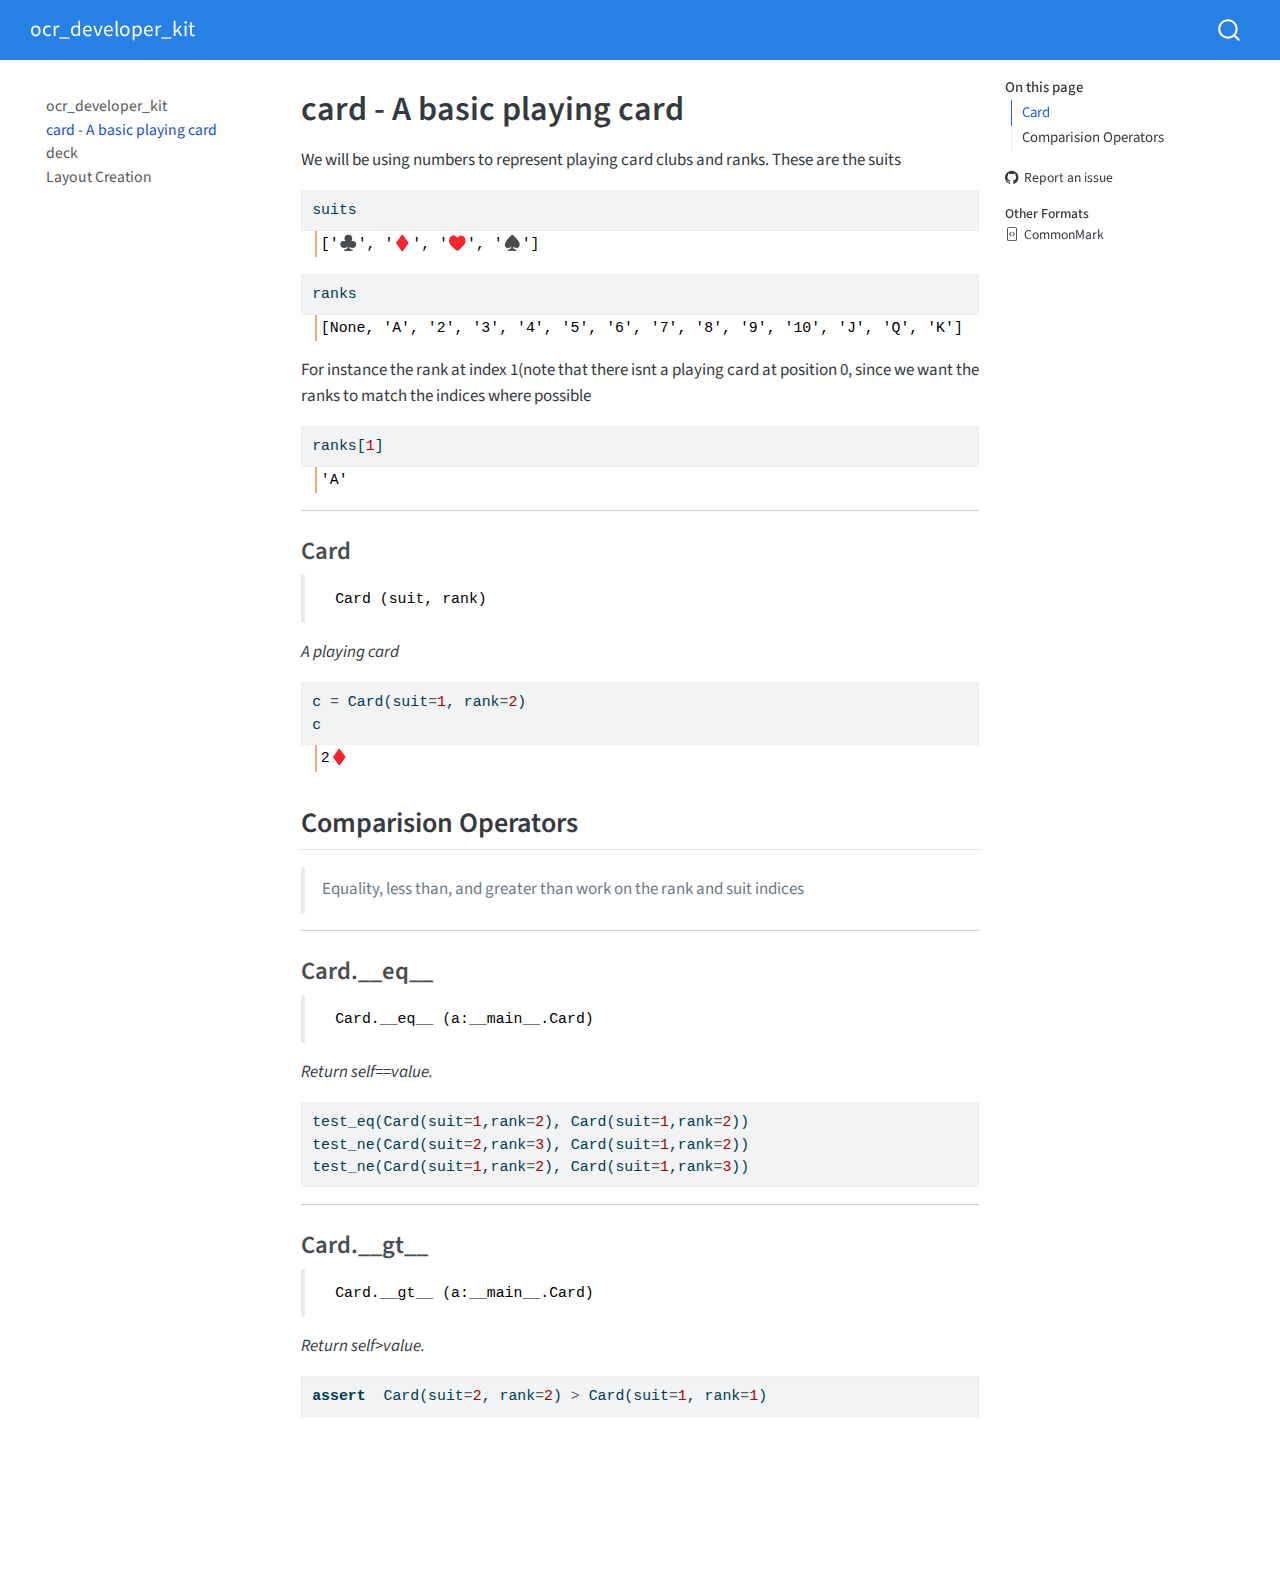
<file: _proc/_docs/card.html>
<!DOCTYPE html>
<html xmlns="http://www.w3.org/1999/xhtml" lang="en" xml:lang="en"><head>

<meta charset="utf-8">
<meta name="generator" content="quarto-1.7.33">

<meta name="viewport" content="width=device-width, initial-scale=1.0, user-scalable=yes">


<title>card - A basic playing card – ocr_developer_kit</title>
<style>
code{white-space: pre-wrap;}
span.smallcaps{font-variant: small-caps;}
div.columns{display: flex; gap: min(4vw, 1.5em);}
div.column{flex: auto; overflow-x: auto;}
div.hanging-indent{margin-left: 1.5em; text-indent: -1.5em;}
ul.task-list{list-style: none;}
ul.task-list li input[type="checkbox"] {
  width: 0.8em;
  margin: 0 0.8em 0.2em -1em; /* quarto-specific, see https://github.com/quarto-dev/quarto-cli/issues/4556 */ 
  vertical-align: middle;
}
/* CSS for syntax highlighting */
html { -webkit-text-size-adjust: 100%; }
pre > code.sourceCode { white-space: pre; position: relative; }
pre > code.sourceCode > span { display: inline-block; line-height: 1.25; }
pre > code.sourceCode > span:empty { height: 1.2em; }
.sourceCode { overflow: visible; }
code.sourceCode > span { color: inherit; text-decoration: inherit; }
div.sourceCode { margin: 1em 0; }
pre.sourceCode { margin: 0; }
@media screen {
div.sourceCode { overflow: auto; }
}
@media print {
pre > code.sourceCode { white-space: pre-wrap; }
pre > code.sourceCode > span { text-indent: -5em; padding-left: 5em; }
}
pre.numberSource code
  { counter-reset: source-line 0; }
pre.numberSource code > span
  { position: relative; left: -4em; counter-increment: source-line; }
pre.numberSource code > span > a:first-child::before
  { content: counter(source-line);
    position: relative; left: -1em; text-align: right; vertical-align: baseline;
    border: none; display: inline-block;
    -webkit-touch-callout: none; -webkit-user-select: none;
    -khtml-user-select: none; -moz-user-select: none;
    -ms-user-select: none; user-select: none;
    padding: 0 4px; width: 4em;
  }
pre.numberSource { margin-left: 3em;  padding-left: 4px; }
div.sourceCode
  {   }
@media screen {
pre > code.sourceCode > span > a:first-child::before { text-decoration: underline; }
}
</style>


<script src="site_libs/quarto-nav/quarto-nav.js"></script>
<script src="site_libs/quarto-nav/headroom.min.js"></script>
<script src="site_libs/clipboard/clipboard.min.js"></script>
<script src="site_libs/quarto-search/autocomplete.umd.js"></script>
<script src="site_libs/quarto-search/fuse.min.js"></script>
<script src="site_libs/quarto-search/quarto-search.js"></script>
<meta name="quarto:offset" content="./">
<script src="site_libs/quarto-html/quarto.js" type="module"></script>
<script src="site_libs/quarto-html/tabsets/tabsets.js" type="module"></script>
<script src="site_libs/quarto-html/popper.min.js"></script>
<script src="site_libs/quarto-html/tippy.umd.min.js"></script>
<script src="site_libs/quarto-html/anchor.min.js"></script>
<link href="site_libs/quarto-html/tippy.css" rel="stylesheet">
<link href="site_libs/quarto-html/quarto-syntax-highlighting-ea385d0e468b0dd5ea5bf0780b1290d9.css" rel="stylesheet" id="quarto-text-highlighting-styles">
<script src="site_libs/bootstrap/bootstrap.min.js"></script>
<link href="site_libs/bootstrap/bootstrap-icons.css" rel="stylesheet">
<link href="site_libs/bootstrap/bootstrap-d11108efa633db5fb157ab0a190faa78.min.css" rel="stylesheet" append-hash="true" id="quarto-bootstrap" data-mode="light">
<script id="quarto-search-options" type="application/json">{
  "location": "navbar",
  "copy-button": false,
  "collapse-after": 3,
  "panel-placement": "end",
  "type": "overlay",
  "limit": 50,
  "keyboard-shortcut": [
    "f",
    "/",
    "s"
  ],
  "show-item-context": false,
  "language": {
    "search-no-results-text": "No results",
    "search-matching-documents-text": "matching documents",
    "search-copy-link-title": "Copy link to search",
    "search-hide-matches-text": "Hide additional matches",
    "search-more-match-text": "more match in this document",
    "search-more-matches-text": "more matches in this document",
    "search-clear-button-title": "Clear",
    "search-text-placeholder": "",
    "search-detached-cancel-button-title": "Cancel",
    "search-submit-button-title": "Submit",
    "search-label": "Search"
  }
}</script>


<link rel="stylesheet" href="styles.css">
<meta property="og:title" content="card - A basic playing card – ocr_developer_kit">
<meta property="og:description" content="Literate programming for Cole’s OCR team">
<meta property="og:site_name" content="ocr_developer_kit">
<meta name="twitter:title" content="card - A basic playing card – ocr_developer_kit">
<meta name="twitter:description" content="Literate programming for Cole’s OCR team">
<meta name="twitter:card" content="summary">
</head>

<body class="nav-sidebar floating nav-fixed quarto-light">

<div id="quarto-search-results"></div>
  <header id="quarto-header" class="headroom fixed-top">
    <nav class="navbar navbar-expand-lg " data-bs-theme="dark">
      <div class="navbar-container container-fluid">
      <div class="navbar-brand-container mx-auto">
    <a class="navbar-brand" href="./index.html">
    <span class="navbar-title">ocr_developer_kit</span>
    </a>
  </div>
        <div class="quarto-navbar-tools tools-end">
</div>
          <div id="quarto-search" class="" title="Search"></div>
      </div> <!-- /container-fluid -->
    </nav>
  <nav class="quarto-secondary-nav">
    <div class="container-fluid d-flex">
      <button type="button" class="quarto-btn-toggle btn" data-bs-toggle="collapse" role="button" data-bs-target=".quarto-sidebar-collapse-item" aria-controls="quarto-sidebar" aria-expanded="false" aria-label="Toggle sidebar navigation" onclick="if (window.quartoToggleHeadroom) { window.quartoToggleHeadroom(); }">
        <i class="bi bi-layout-text-sidebar-reverse"></i>
      </button>
        <nav class="quarto-page-breadcrumbs" aria-label="breadcrumb"><ol class="breadcrumb"><li class="breadcrumb-item"><a href="./card.html">card - A basic playing card</a></li></ol></nav>
        <a class="flex-grow-1" role="navigation" data-bs-toggle="collapse" data-bs-target=".quarto-sidebar-collapse-item" aria-controls="quarto-sidebar" aria-expanded="false" aria-label="Toggle sidebar navigation" onclick="if (window.quartoToggleHeadroom) { window.quartoToggleHeadroom(); }">      
        </a>
    </div>
  </nav>
</header>
<!-- content -->
<div id="quarto-content" class="quarto-container page-columns page-rows-contents page-layout-article page-navbar">
<!-- sidebar -->
  <nav id="quarto-sidebar" class="sidebar collapse collapse-horizontal quarto-sidebar-collapse-item sidebar-navigation floating overflow-auto">
    <div class="sidebar-menu-container"> 
    <ul class="list-unstyled mt-1">
        <li class="sidebar-item">
  <div class="sidebar-item-container"> 
  <a href="./index.html" class="sidebar-item-text sidebar-link">
 <span class="menu-text">ocr_developer_kit</span></a>
  </div>
</li>
        <li class="sidebar-item">
  <div class="sidebar-item-container"> 
  <a href="./card.html" class="sidebar-item-text sidebar-link active">
 <span class="menu-text">card - A basic playing card</span></a>
  </div>
</li>
        <li class="sidebar-item">
  <div class="sidebar-item-container"> 
  <a href="./deck.html" class="sidebar-item-text sidebar-link">
 <span class="menu-text">deck</span></a>
  </div>
</li>
        <li class="sidebar-item">
  <div class="sidebar-item-container"> 
  <a href="./komatsu_page2.html" class="sidebar-item-text sidebar-link">
 <span class="menu-text">Layout Creation</span></a>
  </div>
</li>
    </ul>
    </div>
</nav>
<div id="quarto-sidebar-glass" class="quarto-sidebar-collapse-item" data-bs-toggle="collapse" data-bs-target=".quarto-sidebar-collapse-item"></div>
<!-- margin-sidebar -->
    <div id="quarto-margin-sidebar" class="sidebar margin-sidebar">
        <nav id="TOC" role="doc-toc" class="toc-active">
    <h2 id="toc-title">On this page</h2>
   
  <ul>
  <li><a href="#card" id="toc-card" class="nav-link active" data-scroll-target="#card">Card</a></li>
  <li><a href="#comparision-operators" id="toc-comparision-operators" class="nav-link" data-scroll-target="#comparision-operators">Comparision Operators</a>
  <ul class="collapse">
  <li><a href="#card.__eq__" id="toc-card.__eq__" class="nav-link" data-scroll-target="#card.__eq__">Card.__eq__</a></li>
  <li><a href="#card.__gt__" id="toc-card.__gt__" class="nav-link" data-scroll-target="#card.__gt__">Card.__gt__</a></li>
  </ul></li>
  </ul>
<div class="toc-actions"><ul><li><a href="https://github.com/alix559/ocr_developer_kit/issues/new" class="toc-action"><i class="bi bi-github"></i>Report an issue</a></li></ul></div><div class="quarto-alternate-formats"><h2>Other Formats</h2><ul><li><a href="card.html.md"><i class="bi bi-file-code"></i>CommonMark</a></li></ul></div></nav>
    </div>
<!-- main -->
<main class="content" id="quarto-document-content">

<header id="title-block-header" class="quarto-title-block default">
<div class="quarto-title">
<h1 class="title">card - A basic playing card</h1>
</div>



<div class="quarto-title-meta">

    
  
    
  </div>
  


</header>


<!-- WARNING: THIS FILE WAS AUTOGENERATED! DO NOT EDIT! -->
<p>We will be using numbers to represent playing card clubs and ranks. These are the suits</p>
<div id="cell-3" class="cell">
<div class="sourceCode cell-code" id="cb1"><pre class="sourceCode python code-with-copy"><code class="sourceCode python"><span id="cb1-1"><a href="#cb1-1" aria-hidden="true" tabindex="-1"></a>suits</span></code><button title="Copy to Clipboard" class="code-copy-button"><i class="bi"></i></button></pre></div>
<div class="cell-output cell-output-display">
<pre><code>['♣️', '♦️', '♥️', '♠️']</code></pre>
</div>
</div>
<div id="cell-4" class="cell">
<div class="sourceCode cell-code" id="cb3"><pre class="sourceCode python code-with-copy"><code class="sourceCode python"><span id="cb3-1"><a href="#cb3-1" aria-hidden="true" tabindex="-1"></a>ranks</span></code><button title="Copy to Clipboard" class="code-copy-button"><i class="bi"></i></button></pre></div>
<div class="cell-output cell-output-display">
<pre><code>[None, 'A', '2', '3', '4', '5', '6', '7', '8', '9', '10', 'J', 'Q', 'K']</code></pre>
</div>
</div>
<p>For instance the rank at index 1(note that there isnt a playing card at position 0, since we want the ranks to match the indices where possible</p>
<div id="cell-6" class="cell">
<div class="sourceCode cell-code" id="cb5"><pre class="sourceCode python code-with-copy"><code class="sourceCode python"><span id="cb5-1"><a href="#cb5-1" aria-hidden="true" tabindex="-1"></a>ranks[<span class="dv">1</span>]</span></code><button title="Copy to Clipboard" class="code-copy-button"><i class="bi"></i></button></pre></div>
<div class="cell-output cell-output-display">
<pre><code>'A'</code></pre>
</div>
</div>
<hr>
<section id="card" class="level3">
<h3 class="anchored" data-anchor-id="card">Card</h3>
<blockquote class="blockquote">
<pre><code> Card (suit, rank)</code></pre>
</blockquote>
<p><em>A playing card</em></p>
<div id="cell-8" class="cell">
<div class="sourceCode cell-code" id="cb8"><pre class="sourceCode python code-with-copy"><code class="sourceCode python"><span id="cb8-1"><a href="#cb8-1" aria-hidden="true" tabindex="-1"></a>c <span class="op">=</span> Card(suit<span class="op">=</span><span class="dv">1</span>, rank<span class="op">=</span><span class="dv">2</span>)</span>
<span id="cb8-2"><a href="#cb8-2" aria-hidden="true" tabindex="-1"></a>c</span></code><button title="Copy to Clipboard" class="code-copy-button"><i class="bi"></i></button></pre></div>
<div class="cell-output cell-output-display">
<pre><code>2♦️</code></pre>
</div>
</div>
</section>
<section id="comparision-operators" class="level2">
<h2 class="anchored" data-anchor-id="comparision-operators">Comparision Operators</h2>
<blockquote class="blockquote">
<p>Equality, less than, and greater than work on the rank and suit indices</p>
</blockquote>
<hr>
<section id="card.__eq__" class="level3">
<h3 class="anchored" data-anchor-id="card.__eq__">Card.__eq__</h3>
<blockquote class="blockquote">
<pre><code> Card.__eq__ (a:__main__.Card)</code></pre>
</blockquote>
<p><em>Return self==value.</em></p>
<div id="cell-11" class="cell">
<div class="sourceCode cell-code" id="cb11"><pre class="sourceCode python code-with-copy"><code class="sourceCode python"><span id="cb11-1"><a href="#cb11-1" aria-hidden="true" tabindex="-1"></a>test_eq(Card(suit<span class="op">=</span><span class="dv">1</span>,rank<span class="op">=</span><span class="dv">2</span>), Card(suit<span class="op">=</span><span class="dv">1</span>,rank<span class="op">=</span><span class="dv">2</span>))</span>
<span id="cb11-2"><a href="#cb11-2" aria-hidden="true" tabindex="-1"></a>test_ne(Card(suit<span class="op">=</span><span class="dv">2</span>,rank<span class="op">=</span><span class="dv">3</span>), Card(suit<span class="op">=</span><span class="dv">1</span>,rank<span class="op">=</span><span class="dv">2</span>))</span>
<span id="cb11-3"><a href="#cb11-3" aria-hidden="true" tabindex="-1"></a>test_ne(Card(suit<span class="op">=</span><span class="dv">1</span>,rank<span class="op">=</span><span class="dv">2</span>), Card(suit<span class="op">=</span><span class="dv">1</span>,rank<span class="op">=</span><span class="dv">3</span>))</span></code><button title="Copy to Clipboard" class="code-copy-button"><i class="bi"></i></button></pre></div>
</div>
<hr>
</section>
<section id="card.__gt__" class="level3">
<h3 class="anchored" data-anchor-id="card.__gt__">Card.__gt__</h3>
<blockquote class="blockquote">
<pre><code> Card.__gt__ (a:__main__.Card)</code></pre>
</blockquote>
<p><em>Return self&gt;value.</em></p>
<div id="cell-13" class="cell">
<div class="sourceCode cell-code" id="cb13"><pre class="sourceCode python code-with-copy"><code class="sourceCode python"><span id="cb13-1"><a href="#cb13-1" aria-hidden="true" tabindex="-1"></a><span class="cf">assert</span>  Card(suit<span class="op">=</span><span class="dv">2</span>, rank<span class="op">=</span><span class="dv">2</span>) <span class="op">&gt;</span> Card(suit<span class="op">=</span><span class="dv">1</span>, rank<span class="op">=</span><span class="dv">1</span>)</span></code><button title="Copy to Clipboard" class="code-copy-button"><i class="bi"></i></button></pre></div>
</div>


</section>
</section>

</main> <!-- /main -->
<script id="quarto-html-after-body" type="application/javascript">
  window.document.addEventListener("DOMContentLoaded", function (event) {
    const icon = "";
    const anchorJS = new window.AnchorJS();
    anchorJS.options = {
      placement: 'right',
      icon: icon
    };
    anchorJS.add('.anchored');
    const isCodeAnnotation = (el) => {
      for (const clz of el.classList) {
        if (clz.startsWith('code-annotation-')) {                     
          return true;
        }
      }
      return false;
    }
    const onCopySuccess = function(e) {
      // button target
      const button = e.trigger;
      // don't keep focus
      button.blur();
      // flash "checked"
      button.classList.add('code-copy-button-checked');
      var currentTitle = button.getAttribute("title");
      button.setAttribute("title", "Copied!");
      let tooltip;
      if (window.bootstrap) {
        button.setAttribute("data-bs-toggle", "tooltip");
        button.setAttribute("data-bs-placement", "left");
        button.setAttribute("data-bs-title", "Copied!");
        tooltip = new bootstrap.Tooltip(button, 
          { trigger: "manual", 
            customClass: "code-copy-button-tooltip",
            offset: [0, -8]});
        tooltip.show();    
      }
      setTimeout(function() {
        if (tooltip) {
          tooltip.hide();
          button.removeAttribute("data-bs-title");
          button.removeAttribute("data-bs-toggle");
          button.removeAttribute("data-bs-placement");
        }
        button.setAttribute("title", currentTitle);
        button.classList.remove('code-copy-button-checked');
      }, 1000);
      // clear code selection
      e.clearSelection();
    }
    const getTextToCopy = function(trigger) {
        const codeEl = trigger.previousElementSibling.cloneNode(true);
        for (const childEl of codeEl.children) {
          if (isCodeAnnotation(childEl)) {
            childEl.remove();
          }
        }
        return codeEl.innerText;
    }
    const clipboard = new window.ClipboardJS('.code-copy-button:not([data-in-quarto-modal])', {
      text: getTextToCopy
    });
    clipboard.on('success', onCopySuccess);
    if (window.document.getElementById('quarto-embedded-source-code-modal')) {
      const clipboardModal = new window.ClipboardJS('.code-copy-button[data-in-quarto-modal]', {
        text: getTextToCopy,
        container: window.document.getElementById('quarto-embedded-source-code-modal')
      });
      clipboardModal.on('success', onCopySuccess);
    }
      var localhostRegex = new RegExp(/^(?:http|https):\/\/localhost\:?[0-9]*\//);
      var mailtoRegex = new RegExp(/^mailto:/);
        var filterRegex = new RegExp("https:\/\/alix559\.github\.io\/ocr_developer_kit");
      var isInternal = (href) => {
          return filterRegex.test(href) || localhostRegex.test(href) || mailtoRegex.test(href);
      }
      // Inspect non-navigation links and adorn them if external
     var links = window.document.querySelectorAll('a[href]:not(.nav-link):not(.navbar-brand):not(.toc-action):not(.sidebar-link):not(.sidebar-item-toggle):not(.pagination-link):not(.no-external):not([aria-hidden]):not(.dropdown-item):not(.quarto-navigation-tool):not(.about-link)');
      for (var i=0; i<links.length; i++) {
        const link = links[i];
        if (!isInternal(link.href)) {
          // undo the damage that might have been done by quarto-nav.js in the case of
          // links that we want to consider external
          if (link.dataset.originalHref !== undefined) {
            link.href = link.dataset.originalHref;
          }
        }
      }
    function tippyHover(el, contentFn, onTriggerFn, onUntriggerFn) {
      const config = {
        allowHTML: true,
        maxWidth: 500,
        delay: 100,
        arrow: false,
        appendTo: function(el) {
            return el.parentElement;
        },
        interactive: true,
        interactiveBorder: 10,
        theme: 'quarto',
        placement: 'bottom-start',
      };
      if (contentFn) {
        config.content = contentFn;
      }
      if (onTriggerFn) {
        config.onTrigger = onTriggerFn;
      }
      if (onUntriggerFn) {
        config.onUntrigger = onUntriggerFn;
      }
      window.tippy(el, config); 
    }
    const noterefs = window.document.querySelectorAll('a[role="doc-noteref"]');
    for (var i=0; i<noterefs.length; i++) {
      const ref = noterefs[i];
      tippyHover(ref, function() {
        // use id or data attribute instead here
        let href = ref.getAttribute('data-footnote-href') || ref.getAttribute('href');
        try { href = new URL(href).hash; } catch {}
        const id = href.replace(/^#\/?/, "");
        const note = window.document.getElementById(id);
        if (note) {
          return note.innerHTML;
        } else {
          return "";
        }
      });
    }
    const xrefs = window.document.querySelectorAll('a.quarto-xref');
    const processXRef = (id, note) => {
      // Strip column container classes
      const stripColumnClz = (el) => {
        el.classList.remove("page-full", "page-columns");
        if (el.children) {
          for (const child of el.children) {
            stripColumnClz(child);
          }
        }
      }
      stripColumnClz(note)
      if (id === null || id.startsWith('sec-')) {
        // Special case sections, only their first couple elements
        const container = document.createElement("div");
        if (note.children && note.children.length > 2) {
          container.appendChild(note.children[0].cloneNode(true));
          for (let i = 1; i < note.children.length; i++) {
            const child = note.children[i];
            if (child.tagName === "P" && child.innerText === "") {
              continue;
            } else {
              container.appendChild(child.cloneNode(true));
              break;
            }
          }
          if (window.Quarto?.typesetMath) {
            window.Quarto.typesetMath(container);
          }
          return container.innerHTML
        } else {
          if (window.Quarto?.typesetMath) {
            window.Quarto.typesetMath(note);
          }
          return note.innerHTML;
        }
      } else {
        // Remove any anchor links if they are present
        const anchorLink = note.querySelector('a.anchorjs-link');
        if (anchorLink) {
          anchorLink.remove();
        }
        if (window.Quarto?.typesetMath) {
          window.Quarto.typesetMath(note);
        }
        if (note.classList.contains("callout")) {
          return note.outerHTML;
        } else {
          return note.innerHTML;
        }
      }
    }
    for (var i=0; i<xrefs.length; i++) {
      const xref = xrefs[i];
      tippyHover(xref, undefined, function(instance) {
        instance.disable();
        let url = xref.getAttribute('href');
        let hash = undefined; 
        if (url.startsWith('#')) {
          hash = url;
        } else {
          try { hash = new URL(url).hash; } catch {}
        }
        if (hash) {
          const id = hash.replace(/^#\/?/, "");
          const note = window.document.getElementById(id);
          if (note !== null) {
            try {
              const html = processXRef(id, note.cloneNode(true));
              instance.setContent(html);
            } finally {
              instance.enable();
              instance.show();
            }
          } else {
            // See if we can fetch this
            fetch(url.split('#')[0])
            .then(res => res.text())
            .then(html => {
              const parser = new DOMParser();
              const htmlDoc = parser.parseFromString(html, "text/html");
              const note = htmlDoc.getElementById(id);
              if (note !== null) {
                const html = processXRef(id, note);
                instance.setContent(html);
              } 
            }).finally(() => {
              instance.enable();
              instance.show();
            });
          }
        } else {
          // See if we can fetch a full url (with no hash to target)
          // This is a special case and we should probably do some content thinning / targeting
          fetch(url)
          .then(res => res.text())
          .then(html => {
            const parser = new DOMParser();
            const htmlDoc = parser.parseFromString(html, "text/html");
            const note = htmlDoc.querySelector('main.content');
            if (note !== null) {
              // This should only happen for chapter cross references
              // (since there is no id in the URL)
              // remove the first header
              if (note.children.length > 0 && note.children[0].tagName === "HEADER") {
                note.children[0].remove();
              }
              const html = processXRef(null, note);
              instance.setContent(html);
            } 
          }).finally(() => {
            instance.enable();
            instance.show();
          });
        }
      }, function(instance) {
      });
    }
        let selectedAnnoteEl;
        const selectorForAnnotation = ( cell, annotation) => {
          let cellAttr = 'data-code-cell="' + cell + '"';
          let lineAttr = 'data-code-annotation="' +  annotation + '"';
          const selector = 'span[' + cellAttr + '][' + lineAttr + ']';
          return selector;
        }
        const selectCodeLines = (annoteEl) => {
          const doc = window.document;
          const targetCell = annoteEl.getAttribute("data-target-cell");
          const targetAnnotation = annoteEl.getAttribute("data-target-annotation");
          const annoteSpan = window.document.querySelector(selectorForAnnotation(targetCell, targetAnnotation));
          const lines = annoteSpan.getAttribute("data-code-lines").split(",");
          const lineIds = lines.map((line) => {
            return targetCell + "-" + line;
          })
          let top = null;
          let height = null;
          let parent = null;
          if (lineIds.length > 0) {
              //compute the position of the single el (top and bottom and make a div)
              const el = window.document.getElementById(lineIds[0]);
              top = el.offsetTop;
              height = el.offsetHeight;
              parent = el.parentElement.parentElement;
            if (lineIds.length > 1) {
              const lastEl = window.document.getElementById(lineIds[lineIds.length - 1]);
              const bottom = lastEl.offsetTop + lastEl.offsetHeight;
              height = bottom - top;
            }
            if (top !== null && height !== null && parent !== null) {
              // cook up a div (if necessary) and position it 
              let div = window.document.getElementById("code-annotation-line-highlight");
              if (div === null) {
                div = window.document.createElement("div");
                div.setAttribute("id", "code-annotation-line-highlight");
                div.style.position = 'absolute';
                parent.appendChild(div);
              }
              div.style.top = top - 2 + "px";
              div.style.height = height + 4 + "px";
              div.style.left = 0;
              let gutterDiv = window.document.getElementById("code-annotation-line-highlight-gutter");
              if (gutterDiv === null) {
                gutterDiv = window.document.createElement("div");
                gutterDiv.setAttribute("id", "code-annotation-line-highlight-gutter");
                gutterDiv.style.position = 'absolute';
                const codeCell = window.document.getElementById(targetCell);
                const gutter = codeCell.querySelector('.code-annotation-gutter');
                gutter.appendChild(gutterDiv);
              }
              gutterDiv.style.top = top - 2 + "px";
              gutterDiv.style.height = height + 4 + "px";
            }
            selectedAnnoteEl = annoteEl;
          }
        };
        const unselectCodeLines = () => {
          const elementsIds = ["code-annotation-line-highlight", "code-annotation-line-highlight-gutter"];
          elementsIds.forEach((elId) => {
            const div = window.document.getElementById(elId);
            if (div) {
              div.remove();
            }
          });
          selectedAnnoteEl = undefined;
        };
          // Handle positioning of the toggle
      window.addEventListener(
        "resize",
        throttle(() => {
          elRect = undefined;
          if (selectedAnnoteEl) {
            selectCodeLines(selectedAnnoteEl);
          }
        }, 10)
      );
      function throttle(fn, ms) {
      let throttle = false;
      let timer;
        return (...args) => {
          if(!throttle) { // first call gets through
              fn.apply(this, args);
              throttle = true;
          } else { // all the others get throttled
              if(timer) clearTimeout(timer); // cancel #2
              timer = setTimeout(() => {
                fn.apply(this, args);
                timer = throttle = false;
              }, ms);
          }
        };
      }
        // Attach click handler to the DT
        const annoteDls = window.document.querySelectorAll('dt[data-target-cell]');
        for (const annoteDlNode of annoteDls) {
          annoteDlNode.addEventListener('click', (event) => {
            const clickedEl = event.target;
            if (clickedEl !== selectedAnnoteEl) {
              unselectCodeLines();
              const activeEl = window.document.querySelector('dt[data-target-cell].code-annotation-active');
              if (activeEl) {
                activeEl.classList.remove('code-annotation-active');
              }
              selectCodeLines(clickedEl);
              clickedEl.classList.add('code-annotation-active');
            } else {
              // Unselect the line
              unselectCodeLines();
              clickedEl.classList.remove('code-annotation-active');
            }
          });
        }
    const findCites = (el) => {
      const parentEl = el.parentElement;
      if (parentEl) {
        const cites = parentEl.dataset.cites;
        if (cites) {
          return {
            el,
            cites: cites.split(' ')
          };
        } else {
          return findCites(el.parentElement)
        }
      } else {
        return undefined;
      }
    };
    var bibliorefs = window.document.querySelectorAll('a[role="doc-biblioref"]');
    for (var i=0; i<bibliorefs.length; i++) {
      const ref = bibliorefs[i];
      const citeInfo = findCites(ref);
      if (citeInfo) {
        tippyHover(citeInfo.el, function() {
          var popup = window.document.createElement('div');
          citeInfo.cites.forEach(function(cite) {
            var citeDiv = window.document.createElement('div');
            citeDiv.classList.add('hanging-indent');
            citeDiv.classList.add('csl-entry');
            var biblioDiv = window.document.getElementById('ref-' + cite);
            if (biblioDiv) {
              citeDiv.innerHTML = biblioDiv.innerHTML;
            }
            popup.appendChild(citeDiv);
          });
          return popup.innerHTML;
        });
      }
    }
  });
  </script>
</div> <!-- /content -->




<footer class="footer"><div class="nav-footer"><div class="nav-footer-center"><div class="toc-actions d-sm-block d-md-none"><ul><li><a href="https://github.com/alix559/ocr_developer_kit/issues/new" class="toc-action"><i class="bi bi-github"></i>Report an issue</a></li></ul></div></div></div></footer></body></html>
</file>
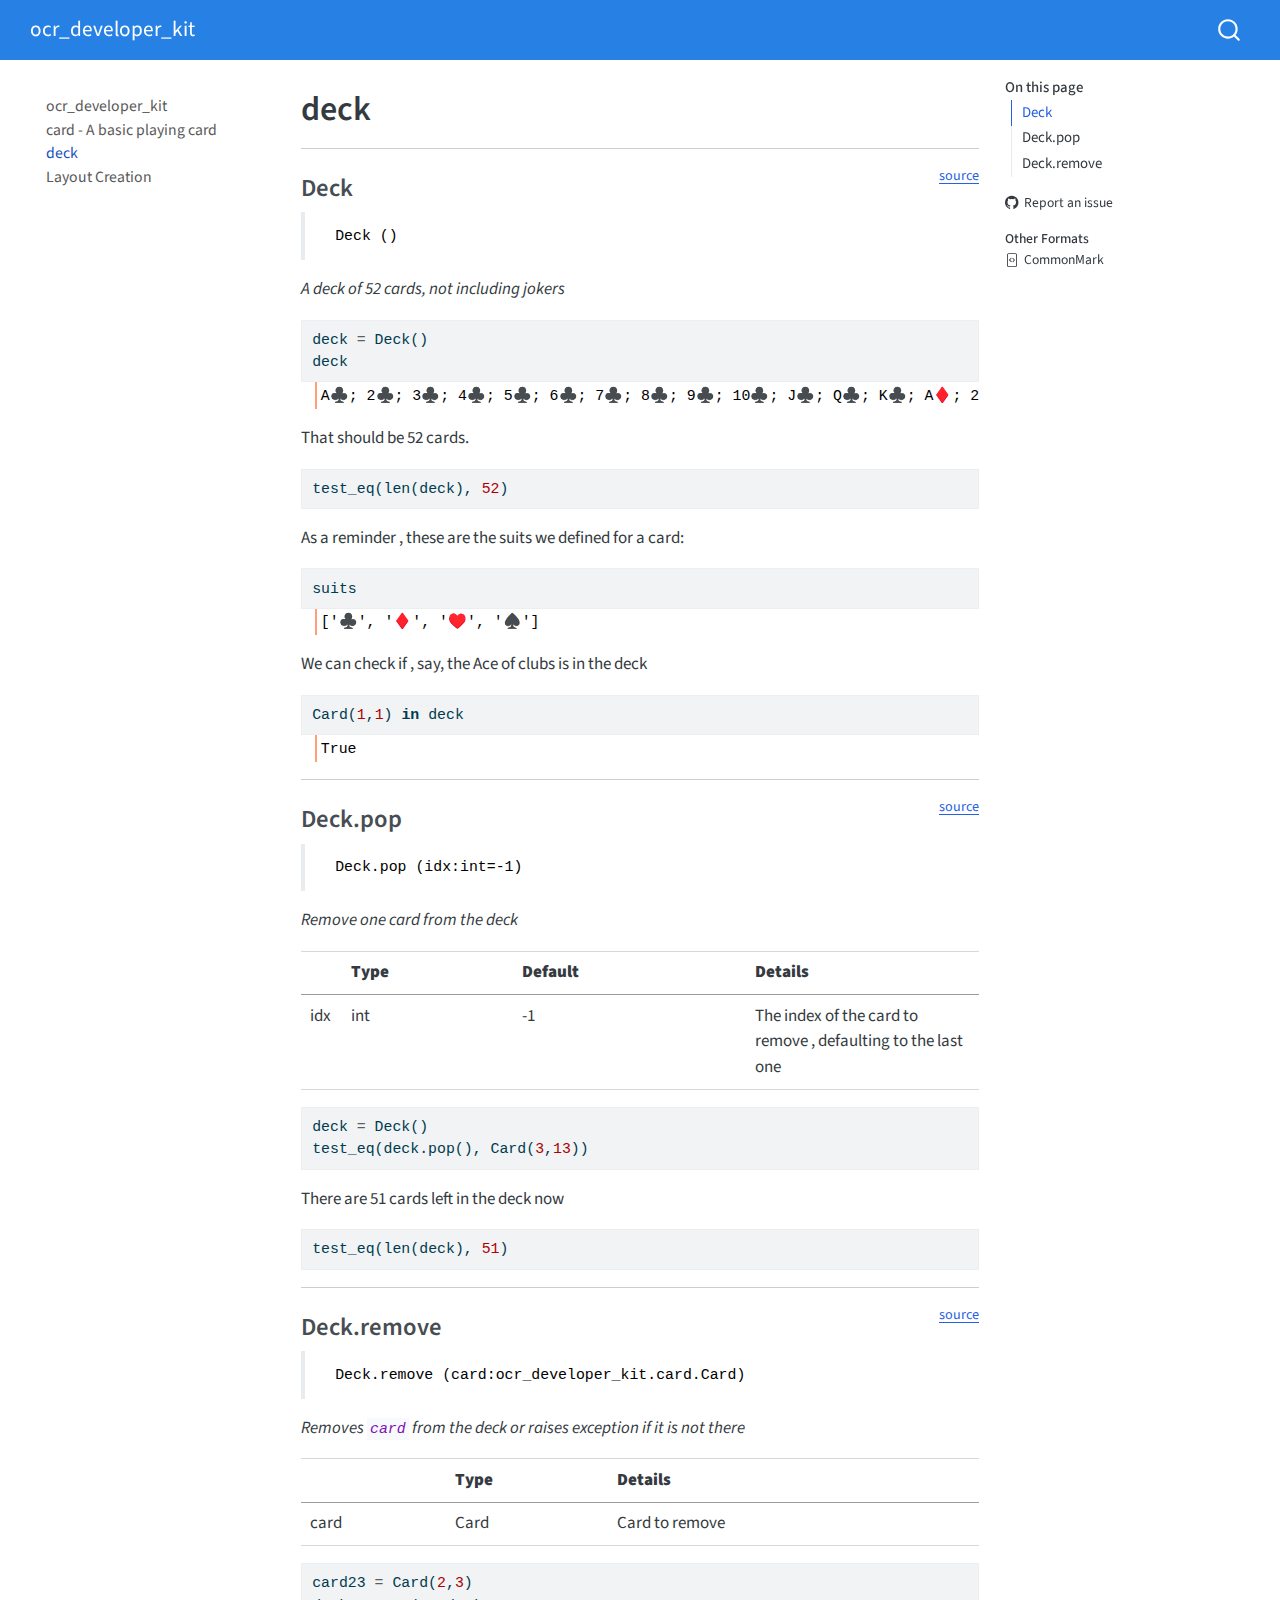
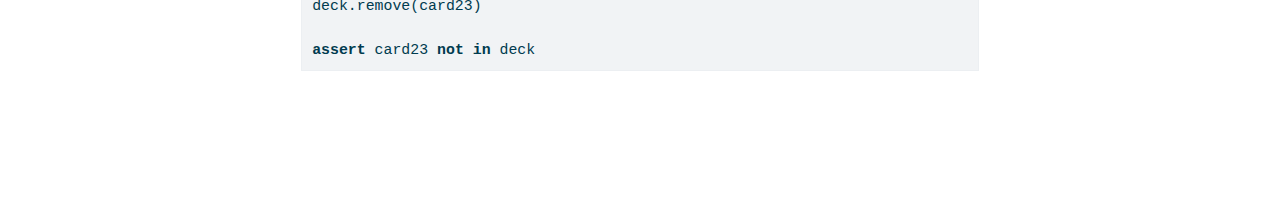
<file: _proc/_docs/deck.html>
<!DOCTYPE html>
<html xmlns="http://www.w3.org/1999/xhtml" lang="en" xml:lang="en"><head>

<meta charset="utf-8">
<meta name="generator" content="quarto-1.7.33">

<meta name="viewport" content="width=device-width, initial-scale=1.0, user-scalable=yes">


<title>deck – ocr_developer_kit</title>
<style>
code{white-space: pre-wrap;}
span.smallcaps{font-variant: small-caps;}
div.columns{display: flex; gap: min(4vw, 1.5em);}
div.column{flex: auto; overflow-x: auto;}
div.hanging-indent{margin-left: 1.5em; text-indent: -1.5em;}
ul.task-list{list-style: none;}
ul.task-list li input[type="checkbox"] {
  width: 0.8em;
  margin: 0 0.8em 0.2em -1em; /* quarto-specific, see https://github.com/quarto-dev/quarto-cli/issues/4556 */ 
  vertical-align: middle;
}
/* CSS for syntax highlighting */
html { -webkit-text-size-adjust: 100%; }
pre > code.sourceCode { white-space: pre; position: relative; }
pre > code.sourceCode > span { display: inline-block; line-height: 1.25; }
pre > code.sourceCode > span:empty { height: 1.2em; }
.sourceCode { overflow: visible; }
code.sourceCode > span { color: inherit; text-decoration: inherit; }
div.sourceCode { margin: 1em 0; }
pre.sourceCode { margin: 0; }
@media screen {
div.sourceCode { overflow: auto; }
}
@media print {
pre > code.sourceCode { white-space: pre-wrap; }
pre > code.sourceCode > span { text-indent: -5em; padding-left: 5em; }
}
pre.numberSource code
  { counter-reset: source-line 0; }
pre.numberSource code > span
  { position: relative; left: -4em; counter-increment: source-line; }
pre.numberSource code > span > a:first-child::before
  { content: counter(source-line);
    position: relative; left: -1em; text-align: right; vertical-align: baseline;
    border: none; display: inline-block;
    -webkit-touch-callout: none; -webkit-user-select: none;
    -khtml-user-select: none; -moz-user-select: none;
    -ms-user-select: none; user-select: none;
    padding: 0 4px; width: 4em;
  }
pre.numberSource { margin-left: 3em;  padding-left: 4px; }
div.sourceCode
  {   }
@media screen {
pre > code.sourceCode > span > a:first-child::before { text-decoration: underline; }
}
</style>


<script src="site_libs/quarto-nav/quarto-nav.js"></script>
<script src="site_libs/quarto-nav/headroom.min.js"></script>
<script src="site_libs/clipboard/clipboard.min.js"></script>
<script src="site_libs/quarto-search/autocomplete.umd.js"></script>
<script src="site_libs/quarto-search/fuse.min.js"></script>
<script src="site_libs/quarto-search/quarto-search.js"></script>
<meta name="quarto:offset" content="./">
<script src="site_libs/quarto-html/quarto.js" type="module"></script>
<script src="site_libs/quarto-html/tabsets/tabsets.js" type="module"></script>
<script src="site_libs/quarto-html/popper.min.js"></script>
<script src="site_libs/quarto-html/tippy.umd.min.js"></script>
<script src="site_libs/quarto-html/anchor.min.js"></script>
<link href="site_libs/quarto-html/tippy.css" rel="stylesheet">
<link href="site_libs/quarto-html/quarto-syntax-highlighting-ea385d0e468b0dd5ea5bf0780b1290d9.css" rel="stylesheet" id="quarto-text-highlighting-styles">
<script src="site_libs/bootstrap/bootstrap.min.js"></script>
<link href="site_libs/bootstrap/bootstrap-icons.css" rel="stylesheet">
<link href="site_libs/bootstrap/bootstrap-d11108efa633db5fb157ab0a190faa78.min.css" rel="stylesheet" append-hash="true" id="quarto-bootstrap" data-mode="light">
<script id="quarto-search-options" type="application/json">{
  "location": "navbar",
  "copy-button": false,
  "collapse-after": 3,
  "panel-placement": "end",
  "type": "overlay",
  "limit": 50,
  "keyboard-shortcut": [
    "f",
    "/",
    "s"
  ],
  "show-item-context": false,
  "language": {
    "search-no-results-text": "No results",
    "search-matching-documents-text": "matching documents",
    "search-copy-link-title": "Copy link to search",
    "search-hide-matches-text": "Hide additional matches",
    "search-more-match-text": "more match in this document",
    "search-more-matches-text": "more matches in this document",
    "search-clear-button-title": "Clear",
    "search-text-placeholder": "",
    "search-detached-cancel-button-title": "Cancel",
    "search-submit-button-title": "Submit",
    "search-label": "Search"
  }
}</script>


<link rel="stylesheet" href="styles.css">
<meta property="og:title" content="deck – ocr_developer_kit">
<meta property="og:description" content="Literate programming for Cole’s OCR team">
<meta property="og:site_name" content="ocr_developer_kit">
<meta name="twitter:title" content="deck – ocr_developer_kit">
<meta name="twitter:description" content="Literate programming for Cole’s OCR team">
<meta name="twitter:card" content="summary">
</head>

<body class="nav-sidebar floating nav-fixed quarto-light">

<div id="quarto-search-results"></div>
  <header id="quarto-header" class="headroom fixed-top">
    <nav class="navbar navbar-expand-lg " data-bs-theme="dark">
      <div class="navbar-container container-fluid">
      <div class="navbar-brand-container mx-auto">
    <a class="navbar-brand" href="./index.html">
    <span class="navbar-title">ocr_developer_kit</span>
    </a>
  </div>
        <div class="quarto-navbar-tools tools-end">
</div>
          <div id="quarto-search" class="" title="Search"></div>
      </div> <!-- /container-fluid -->
    </nav>
  <nav class="quarto-secondary-nav">
    <div class="container-fluid d-flex">
      <button type="button" class="quarto-btn-toggle btn" data-bs-toggle="collapse" role="button" data-bs-target=".quarto-sidebar-collapse-item" aria-controls="quarto-sidebar" aria-expanded="false" aria-label="Toggle sidebar navigation" onclick="if (window.quartoToggleHeadroom) { window.quartoToggleHeadroom(); }">
        <i class="bi bi-layout-text-sidebar-reverse"></i>
      </button>
        <nav class="quarto-page-breadcrumbs" aria-label="breadcrumb"><ol class="breadcrumb"><li class="breadcrumb-item"><a href="./deck.html">deck</a></li></ol></nav>
        <a class="flex-grow-1" role="navigation" data-bs-toggle="collapse" data-bs-target=".quarto-sidebar-collapse-item" aria-controls="quarto-sidebar" aria-expanded="false" aria-label="Toggle sidebar navigation" onclick="if (window.quartoToggleHeadroom) { window.quartoToggleHeadroom(); }">      
        </a>
    </div>
  </nav>
</header>
<!-- content -->
<div id="quarto-content" class="quarto-container page-columns page-rows-contents page-layout-article page-navbar">
<!-- sidebar -->
  <nav id="quarto-sidebar" class="sidebar collapse collapse-horizontal quarto-sidebar-collapse-item sidebar-navigation floating overflow-auto">
    <div class="sidebar-menu-container"> 
    <ul class="list-unstyled mt-1">
        <li class="sidebar-item">
  <div class="sidebar-item-container"> 
  <a href="./index.html" class="sidebar-item-text sidebar-link">
 <span class="menu-text">ocr_developer_kit</span></a>
  </div>
</li>
        <li class="sidebar-item">
  <div class="sidebar-item-container"> 
  <a href="./card.html" class="sidebar-item-text sidebar-link">
 <span class="menu-text">card - A basic playing card</span></a>
  </div>
</li>
        <li class="sidebar-item">
  <div class="sidebar-item-container"> 
  <a href="./deck.html" class="sidebar-item-text sidebar-link active">
 <span class="menu-text">deck</span></a>
  </div>
</li>
        <li class="sidebar-item">
  <div class="sidebar-item-container"> 
  <a href="./komatsu_page2.html" class="sidebar-item-text sidebar-link">
 <span class="menu-text">Layout Creation</span></a>
  </div>
</li>
    </ul>
    </div>
</nav>
<div id="quarto-sidebar-glass" class="quarto-sidebar-collapse-item" data-bs-toggle="collapse" data-bs-target=".quarto-sidebar-collapse-item"></div>
<!-- margin-sidebar -->
    <div id="quarto-margin-sidebar" class="sidebar margin-sidebar">
        <nav id="TOC" role="doc-toc" class="toc-active">
    <h2 id="toc-title">On this page</h2>
   
  <ul>
  <li><a href="#deck" id="toc-deck" class="nav-link active" data-scroll-target="#deck">Deck</a></li>
  <li><a href="#deck.pop" id="toc-deck.pop" class="nav-link" data-scroll-target="#deck.pop">Deck.pop</a></li>
  <li><a href="#deck.remove" id="toc-deck.remove" class="nav-link" data-scroll-target="#deck.remove">Deck.remove</a></li>
  </ul>
<div class="toc-actions"><ul><li><a href="https://github.com/alix559/ocr_developer_kit/issues/new" class="toc-action"><i class="bi bi-github"></i>Report an issue</a></li></ul></div><div class="quarto-alternate-formats"><h2>Other Formats</h2><ul><li><a href="deck.html.md"><i class="bi bi-file-code"></i>CommonMark</a></li></ul></div></nav>
    </div>
<!-- main -->
<main class="content" id="quarto-document-content">

<header id="title-block-header" class="quarto-title-block default">
<div class="quarto-title">
<h1 class="title">deck</h1>
</div>



<div class="quarto-title-meta">

    
  
    
  </div>
  


</header>


<!-- WARNING: THIS FILE WAS AUTOGENERATED! DO NOT EDIT! -->
<hr>
<p><a href="https://github.com/alix559/ocr_developer_kit/blob/main/ocr_developer_kit/deck.py#L13" target="_blank" style="float:right; font-size:smaller">source</a></p>
<section id="deck" class="level3">
<h3 class="anchored" data-anchor-id="deck">Deck</h3>
<blockquote class="blockquote">
<pre><code> Deck ()</code></pre>
</blockquote>
<p><em>A deck of 52 cards, not including jokers</em></p>
<div id="cell-3" class="cell" data-execution_count="3">
<div class="sourceCode cell-code" id="cb2"><pre class="sourceCode python code-with-copy"><code class="sourceCode python"><span id="cb2-1"><a href="#cb2-1" aria-hidden="true" tabindex="-1"></a>deck <span class="op">=</span> Deck()</span>
<span id="cb2-2"><a href="#cb2-2" aria-hidden="true" tabindex="-1"></a>deck</span></code><button title="Copy to Clipboard" class="code-copy-button"><i class="bi"></i></button></pre></div>
<div class="cell-output cell-output-display" data-execution_count="3">
<pre><code>A♣️; 2♣️; 3♣️; 4♣️; 5♣️; 6♣️; 7♣️; 8♣️; 9♣️; 10♣️; J♣️; Q♣️; K♣️; A♦️; 2♦️; 3♦️; 4♦️; 5♦️; 6♦️; 7♦️; 8♦️; 9♦️; 10♦️; J♦️; Q♦️; K♦️; A♥️; 2♥️; 3♥️; 4♥️; 5♥️; 6♥️; 7♥️; 8♥️; 9♥️; 10♥️; J♥️; Q♥️; K♥️; A♠️; 2♠️; 3♠️; 4♠️; 5♠️; 6♠️; 7♠️; 8♠️; 9♠️; 10♠️; J♠️; Q♠️; K♠️</code></pre>
</div>
</div>
<p>That should be 52 cards.</p>
<div id="cell-5" class="cell" data-execution_count="4">
<div class="sourceCode cell-code" id="cb4"><pre class="sourceCode python code-with-copy"><code class="sourceCode python"><span id="cb4-1"><a href="#cb4-1" aria-hidden="true" tabindex="-1"></a>test_eq(<span class="bu">len</span>(deck), <span class="dv">52</span>)</span></code><button title="Copy to Clipboard" class="code-copy-button"><i class="bi"></i></button></pre></div>
</div>
<p>As a reminder , these are the suits we defined for a card:</p>
<div id="cell-7" class="cell" data-execution_count="5">
<div class="sourceCode cell-code" id="cb5"><pre class="sourceCode python code-with-copy"><code class="sourceCode python"><span id="cb5-1"><a href="#cb5-1" aria-hidden="true" tabindex="-1"></a>suits</span></code><button title="Copy to Clipboard" class="code-copy-button"><i class="bi"></i></button></pre></div>
<div class="cell-output cell-output-display" data-execution_count="5">
<pre><code>['♣️', '♦️', '♥️', '♠️']</code></pre>
</div>
</div>
<p>We can check if , say, the Ace of clubs is in the deck</p>
<div id="cell-9" class="cell" data-execution_count="6">
<div class="sourceCode cell-code" id="cb7"><pre class="sourceCode python code-with-copy"><code class="sourceCode python"><span id="cb7-1"><a href="#cb7-1" aria-hidden="true" tabindex="-1"></a>Card(<span class="dv">1</span>,<span class="dv">1</span>) <span class="kw">in</span> deck</span></code><button title="Copy to Clipboard" class="code-copy-button"><i class="bi"></i></button></pre></div>
<div class="cell-output cell-output-display" data-execution_count="6">
<pre><code>True</code></pre>
</div>
</div>
<hr>
<p><a href="https://github.com/alix559/ocr_developer_kit/blob/main/ocr_developer_kit/deck.py#L23" target="_blank" style="float:right; font-size:smaller">source</a></p>
</section>
<section id="deck.pop" class="level3">
<h3 class="anchored" data-anchor-id="deck.pop">Deck.pop</h3>
<blockquote class="blockquote">
<pre><code> Deck.pop (idx:int=-1)</code></pre>
</blockquote>
<p><em>Remove one card from the deck</em></p>
<table class="caption-top table">
<colgroup>
<col style="width: 6%">
<col style="width: 25%">
<col style="width: 34%">
<col style="width: 34%">
</colgroup>
<thead>
<tr class="header">
<th></th>
<th><strong>Type</strong></th>
<th><strong>Default</strong></th>
<th><strong>Details</strong></th>
</tr>
</thead>
<tbody>
<tr class="odd">
<td>idx</td>
<td>int</td>
<td>-1</td>
<td>The index of the card to remove , defaulting to the last one</td>
</tr>
</tbody>
</table>
<div id="cell-11" class="cell" data-execution_count="8">
<div class="sourceCode cell-code" id="cb10"><pre class="sourceCode python code-with-copy"><code class="sourceCode python"><span id="cb10-1"><a href="#cb10-1" aria-hidden="true" tabindex="-1"></a>deck <span class="op">=</span> Deck()</span>
<span id="cb10-2"><a href="#cb10-2" aria-hidden="true" tabindex="-1"></a>test_eq(deck.pop(), Card(<span class="dv">3</span>,<span class="dv">13</span>))</span></code><button title="Copy to Clipboard" class="code-copy-button"><i class="bi"></i></button></pre></div>
</div>
<p>There are 51 cards left in the deck now</p>
<div id="cell-13" class="cell" data-execution_count="9">
<div class="sourceCode cell-code" id="cb11"><pre class="sourceCode python code-with-copy"><code class="sourceCode python"><span id="cb11-1"><a href="#cb11-1" aria-hidden="true" tabindex="-1"></a>test_eq(<span class="bu">len</span>(deck), <span class="dv">51</span>)</span></code><button title="Copy to Clipboard" class="code-copy-button"><i class="bi"></i></button></pre></div>
</div>
<hr>
<p><a href="https://github.com/alix559/ocr_developer_kit/blob/main/ocr_developer_kit/deck.py#L30" target="_blank" style="float:right; font-size:smaller">source</a></p>
</section>
<section id="deck.remove" class="level3">
<h3 class="anchored" data-anchor-id="deck.remove">Deck.remove</h3>
<blockquote class="blockquote">
<pre><code> Deck.remove (card:ocr_developer_kit.card.Card)</code></pre>
</blockquote>
<p><em>Removes <code>card</code> from the deck or raises exception if it is not there</em></p>
<table class="caption-top table">
<thead>
<tr class="header">
<th></th>
<th><strong>Type</strong></th>
<th><strong>Details</strong></th>
</tr>
</thead>
<tbody>
<tr class="odd">
<td>card</td>
<td>Card</td>
<td>Card to remove</td>
</tr>
</tbody>
</table>
<div id="cell-15" class="cell" data-execution_count="11">
<div class="sourceCode cell-code" id="cb13"><pre class="sourceCode python code-with-copy"><code class="sourceCode python"><span id="cb13-1"><a href="#cb13-1" aria-hidden="true" tabindex="-1"></a>card23 <span class="op">=</span> Card(<span class="dv">2</span>,<span class="dv">3</span>)</span>
<span id="cb13-2"><a href="#cb13-2" aria-hidden="true" tabindex="-1"></a>deck.remove(card23)</span>
<span id="cb13-3"><a href="#cb13-3" aria-hidden="true" tabindex="-1"></a></span>
<span id="cb13-4"><a href="#cb13-4" aria-hidden="true" tabindex="-1"></a><span class="cf">assert</span> card23 <span class="kw">not</span> <span class="kw">in</span> deck</span></code><button title="Copy to Clipboard" class="code-copy-button"><i class="bi"></i></button></pre></div>
</div>


</section>

</main> <!-- /main -->
<script id="quarto-html-after-body" type="application/javascript">
  window.document.addEventListener("DOMContentLoaded", function (event) {
    const icon = "";
    const anchorJS = new window.AnchorJS();
    anchorJS.options = {
      placement: 'right',
      icon: icon
    };
    anchorJS.add('.anchored');
    const isCodeAnnotation = (el) => {
      for (const clz of el.classList) {
        if (clz.startsWith('code-annotation-')) {                     
          return true;
        }
      }
      return false;
    }
    const onCopySuccess = function(e) {
      // button target
      const button = e.trigger;
      // don't keep focus
      button.blur();
      // flash "checked"
      button.classList.add('code-copy-button-checked');
      var currentTitle = button.getAttribute("title");
      button.setAttribute("title", "Copied!");
      let tooltip;
      if (window.bootstrap) {
        button.setAttribute("data-bs-toggle", "tooltip");
        button.setAttribute("data-bs-placement", "left");
        button.setAttribute("data-bs-title", "Copied!");
        tooltip = new bootstrap.Tooltip(button, 
          { trigger: "manual", 
            customClass: "code-copy-button-tooltip",
            offset: [0, -8]});
        tooltip.show();    
      }
      setTimeout(function() {
        if (tooltip) {
          tooltip.hide();
          button.removeAttribute("data-bs-title");
          button.removeAttribute("data-bs-toggle");
          button.removeAttribute("data-bs-placement");
        }
        button.setAttribute("title", currentTitle);
        button.classList.remove('code-copy-button-checked');
      }, 1000);
      // clear code selection
      e.clearSelection();
    }
    const getTextToCopy = function(trigger) {
        const codeEl = trigger.previousElementSibling.cloneNode(true);
        for (const childEl of codeEl.children) {
          if (isCodeAnnotation(childEl)) {
            childEl.remove();
          }
        }
        return codeEl.innerText;
    }
    const clipboard = new window.ClipboardJS('.code-copy-button:not([data-in-quarto-modal])', {
      text: getTextToCopy
    });
    clipboard.on('success', onCopySuccess);
    if (window.document.getElementById('quarto-embedded-source-code-modal')) {
      const clipboardModal = new window.ClipboardJS('.code-copy-button[data-in-quarto-modal]', {
        text: getTextToCopy,
        container: window.document.getElementById('quarto-embedded-source-code-modal')
      });
      clipboardModal.on('success', onCopySuccess);
    }
      var localhostRegex = new RegExp(/^(?:http|https):\/\/localhost\:?[0-9]*\//);
      var mailtoRegex = new RegExp(/^mailto:/);
        var filterRegex = new RegExp("https:\/\/alix559\.github\.io\/ocr_developer_kit");
      var isInternal = (href) => {
          return filterRegex.test(href) || localhostRegex.test(href) || mailtoRegex.test(href);
      }
      // Inspect non-navigation links and adorn them if external
     var links = window.document.querySelectorAll('a[href]:not(.nav-link):not(.navbar-brand):not(.toc-action):not(.sidebar-link):not(.sidebar-item-toggle):not(.pagination-link):not(.no-external):not([aria-hidden]):not(.dropdown-item):not(.quarto-navigation-tool):not(.about-link)');
      for (var i=0; i<links.length; i++) {
        const link = links[i];
        if (!isInternal(link.href)) {
          // undo the damage that might have been done by quarto-nav.js in the case of
          // links that we want to consider external
          if (link.dataset.originalHref !== undefined) {
            link.href = link.dataset.originalHref;
          }
        }
      }
    function tippyHover(el, contentFn, onTriggerFn, onUntriggerFn) {
      const config = {
        allowHTML: true,
        maxWidth: 500,
        delay: 100,
        arrow: false,
        appendTo: function(el) {
            return el.parentElement;
        },
        interactive: true,
        interactiveBorder: 10,
        theme: 'quarto',
        placement: 'bottom-start',
      };
      if (contentFn) {
        config.content = contentFn;
      }
      if (onTriggerFn) {
        config.onTrigger = onTriggerFn;
      }
      if (onUntriggerFn) {
        config.onUntrigger = onUntriggerFn;
      }
      window.tippy(el, config); 
    }
    const noterefs = window.document.querySelectorAll('a[role="doc-noteref"]');
    for (var i=0; i<noterefs.length; i++) {
      const ref = noterefs[i];
      tippyHover(ref, function() {
        // use id or data attribute instead here
        let href = ref.getAttribute('data-footnote-href') || ref.getAttribute('href');
        try { href = new URL(href).hash; } catch {}
        const id = href.replace(/^#\/?/, "");
        const note = window.document.getElementById(id);
        if (note) {
          return note.innerHTML;
        } else {
          return "";
        }
      });
    }
    const xrefs = window.document.querySelectorAll('a.quarto-xref');
    const processXRef = (id, note) => {
      // Strip column container classes
      const stripColumnClz = (el) => {
        el.classList.remove("page-full", "page-columns");
        if (el.children) {
          for (const child of el.children) {
            stripColumnClz(child);
          }
        }
      }
      stripColumnClz(note)
      if (id === null || id.startsWith('sec-')) {
        // Special case sections, only their first couple elements
        const container = document.createElement("div");
        if (note.children && note.children.length > 2) {
          container.appendChild(note.children[0].cloneNode(true));
          for (let i = 1; i < note.children.length; i++) {
            const child = note.children[i];
            if (child.tagName === "P" && child.innerText === "") {
              continue;
            } else {
              container.appendChild(child.cloneNode(true));
              break;
            }
          }
          if (window.Quarto?.typesetMath) {
            window.Quarto.typesetMath(container);
          }
          return container.innerHTML
        } else {
          if (window.Quarto?.typesetMath) {
            window.Quarto.typesetMath(note);
          }
          return note.innerHTML;
        }
      } else {
        // Remove any anchor links if they are present
        const anchorLink = note.querySelector('a.anchorjs-link');
        if (anchorLink) {
          anchorLink.remove();
        }
        if (window.Quarto?.typesetMath) {
          window.Quarto.typesetMath(note);
        }
        if (note.classList.contains("callout")) {
          return note.outerHTML;
        } else {
          return note.innerHTML;
        }
      }
    }
    for (var i=0; i<xrefs.length; i++) {
      const xref = xrefs[i];
      tippyHover(xref, undefined, function(instance) {
        instance.disable();
        let url = xref.getAttribute('href');
        let hash = undefined; 
        if (url.startsWith('#')) {
          hash = url;
        } else {
          try { hash = new URL(url).hash; } catch {}
        }
        if (hash) {
          const id = hash.replace(/^#\/?/, "");
          const note = window.document.getElementById(id);
          if (note !== null) {
            try {
              const html = processXRef(id, note.cloneNode(true));
              instance.setContent(html);
            } finally {
              instance.enable();
              instance.show();
            }
          } else {
            // See if we can fetch this
            fetch(url.split('#')[0])
            .then(res => res.text())
            .then(html => {
              const parser = new DOMParser();
              const htmlDoc = parser.parseFromString(html, "text/html");
              const note = htmlDoc.getElementById(id);
              if (note !== null) {
                const html = processXRef(id, note);
                instance.setContent(html);
              } 
            }).finally(() => {
              instance.enable();
              instance.show();
            });
          }
        } else {
          // See if we can fetch a full url (with no hash to target)
          // This is a special case and we should probably do some content thinning / targeting
          fetch(url)
          .then(res => res.text())
          .then(html => {
            const parser = new DOMParser();
            const htmlDoc = parser.parseFromString(html, "text/html");
            const note = htmlDoc.querySelector('main.content');
            if (note !== null) {
              // This should only happen for chapter cross references
              // (since there is no id in the URL)
              // remove the first header
              if (note.children.length > 0 && note.children[0].tagName === "HEADER") {
                note.children[0].remove();
              }
              const html = processXRef(null, note);
              instance.setContent(html);
            } 
          }).finally(() => {
            instance.enable();
            instance.show();
          });
        }
      }, function(instance) {
      });
    }
        let selectedAnnoteEl;
        const selectorForAnnotation = ( cell, annotation) => {
          let cellAttr = 'data-code-cell="' + cell + '"';
          let lineAttr = 'data-code-annotation="' +  annotation + '"';
          const selector = 'span[' + cellAttr + '][' + lineAttr + ']';
          return selector;
        }
        const selectCodeLines = (annoteEl) => {
          const doc = window.document;
          const targetCell = annoteEl.getAttribute("data-target-cell");
          const targetAnnotation = annoteEl.getAttribute("data-target-annotation");
          const annoteSpan = window.document.querySelector(selectorForAnnotation(targetCell, targetAnnotation));
          const lines = annoteSpan.getAttribute("data-code-lines").split(",");
          const lineIds = lines.map((line) => {
            return targetCell + "-" + line;
          })
          let top = null;
          let height = null;
          let parent = null;
          if (lineIds.length > 0) {
              //compute the position of the single el (top and bottom and make a div)
              const el = window.document.getElementById(lineIds[0]);
              top = el.offsetTop;
              height = el.offsetHeight;
              parent = el.parentElement.parentElement;
            if (lineIds.length > 1) {
              const lastEl = window.document.getElementById(lineIds[lineIds.length - 1]);
              const bottom = lastEl.offsetTop + lastEl.offsetHeight;
              height = bottom - top;
            }
            if (top !== null && height !== null && parent !== null) {
              // cook up a div (if necessary) and position it 
              let div = window.document.getElementById("code-annotation-line-highlight");
              if (div === null) {
                div = window.document.createElement("div");
                div.setAttribute("id", "code-annotation-line-highlight");
                div.style.position = 'absolute';
                parent.appendChild(div);
              }
              div.style.top = top - 2 + "px";
              div.style.height = height + 4 + "px";
              div.style.left = 0;
              let gutterDiv = window.document.getElementById("code-annotation-line-highlight-gutter");
              if (gutterDiv === null) {
                gutterDiv = window.document.createElement("div");
                gutterDiv.setAttribute("id", "code-annotation-line-highlight-gutter");
                gutterDiv.style.position = 'absolute';
                const codeCell = window.document.getElementById(targetCell);
                const gutter = codeCell.querySelector('.code-annotation-gutter');
                gutter.appendChild(gutterDiv);
              }
              gutterDiv.style.top = top - 2 + "px";
              gutterDiv.style.height = height + 4 + "px";
            }
            selectedAnnoteEl = annoteEl;
          }
        };
        const unselectCodeLines = () => {
          const elementsIds = ["code-annotation-line-highlight", "code-annotation-line-highlight-gutter"];
          elementsIds.forEach((elId) => {
            const div = window.document.getElementById(elId);
            if (div) {
              div.remove();
            }
          });
          selectedAnnoteEl = undefined;
        };
          // Handle positioning of the toggle
      window.addEventListener(
        "resize",
        throttle(() => {
          elRect = undefined;
          if (selectedAnnoteEl) {
            selectCodeLines(selectedAnnoteEl);
          }
        }, 10)
      );
      function throttle(fn, ms) {
      let throttle = false;
      let timer;
        return (...args) => {
          if(!throttle) { // first call gets through
              fn.apply(this, args);
              throttle = true;
          } else { // all the others get throttled
              if(timer) clearTimeout(timer); // cancel #2
              timer = setTimeout(() => {
                fn.apply(this, args);
                timer = throttle = false;
              }, ms);
          }
        };
      }
        // Attach click handler to the DT
        const annoteDls = window.document.querySelectorAll('dt[data-target-cell]');
        for (const annoteDlNode of annoteDls) {
          annoteDlNode.addEventListener('click', (event) => {
            const clickedEl = event.target;
            if (clickedEl !== selectedAnnoteEl) {
              unselectCodeLines();
              const activeEl = window.document.querySelector('dt[data-target-cell].code-annotation-active');
              if (activeEl) {
                activeEl.classList.remove('code-annotation-active');
              }
              selectCodeLines(clickedEl);
              clickedEl.classList.add('code-annotation-active');
            } else {
              // Unselect the line
              unselectCodeLines();
              clickedEl.classList.remove('code-annotation-active');
            }
          });
        }
    const findCites = (el) => {
      const parentEl = el.parentElement;
      if (parentEl) {
        const cites = parentEl.dataset.cites;
        if (cites) {
          return {
            el,
            cites: cites.split(' ')
          };
        } else {
          return findCites(el.parentElement)
        }
      } else {
        return undefined;
      }
    };
    var bibliorefs = window.document.querySelectorAll('a[role="doc-biblioref"]');
    for (var i=0; i<bibliorefs.length; i++) {
      const ref = bibliorefs[i];
      const citeInfo = findCites(ref);
      if (citeInfo) {
        tippyHover(citeInfo.el, function() {
          var popup = window.document.createElement('div');
          citeInfo.cites.forEach(function(cite) {
            var citeDiv = window.document.createElement('div');
            citeDiv.classList.add('hanging-indent');
            citeDiv.classList.add('csl-entry');
            var biblioDiv = window.document.getElementById('ref-' + cite);
            if (biblioDiv) {
              citeDiv.innerHTML = biblioDiv.innerHTML;
            }
            popup.appendChild(citeDiv);
          });
          return popup.innerHTML;
        });
      }
    }
  });
  </script>
</div> <!-- /content -->




<footer class="footer"><div class="nav-footer"><div class="nav-footer-center"><div class="toc-actions d-sm-block d-md-none"><ul><li><a href="https://github.com/alix559/ocr_developer_kit/issues/new" class="toc-action"><i class="bi bi-github"></i>Report an issue</a></li></ul></div></div></div></footer></body></html>
</file>
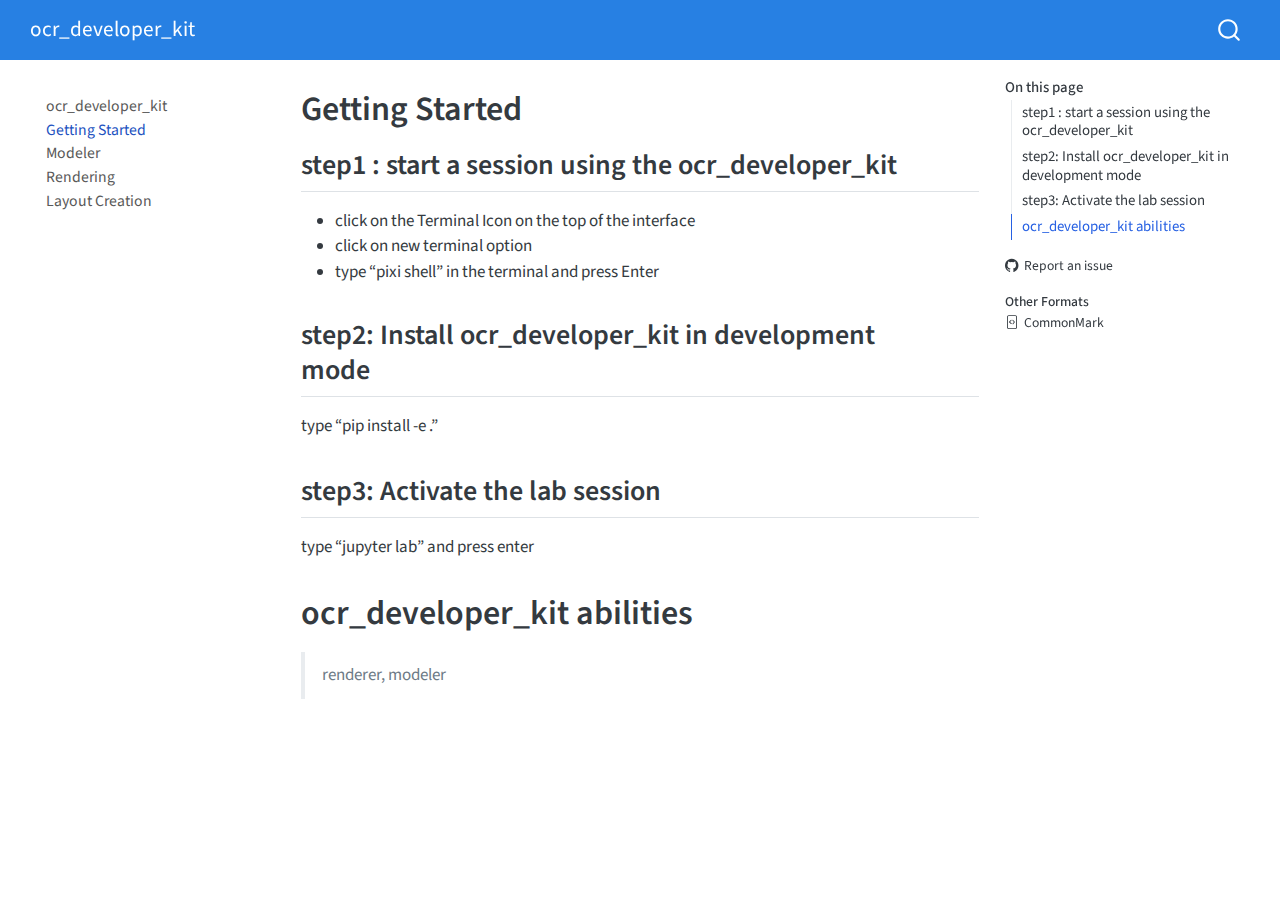
<file: _proc/_docs/instruction_manual.html>
<!DOCTYPE html>
<html xmlns="http://www.w3.org/1999/xhtml" lang="en" xml:lang="en"><head>

<meta charset="utf-8">
<meta name="generator" content="quarto-1.7.33">

<meta name="viewport" content="width=device-width, initial-scale=1.0, user-scalable=yes">


<title>Getting Started – ocr_developer_kit</title>
<style>
code{white-space: pre-wrap;}
span.smallcaps{font-variant: small-caps;}
div.columns{display: flex; gap: min(4vw, 1.5em);}
div.column{flex: auto; overflow-x: auto;}
div.hanging-indent{margin-left: 1.5em; text-indent: -1.5em;}
ul.task-list{list-style: none;}
ul.task-list li input[type="checkbox"] {
  width: 0.8em;
  margin: 0 0.8em 0.2em -1em; /* quarto-specific, see https://github.com/quarto-dev/quarto-cli/issues/4556 */ 
  vertical-align: middle;
}
</style>


<script src="site_libs/quarto-nav/quarto-nav.js"></script>
<script src="site_libs/quarto-nav/headroom.min.js"></script>
<script src="site_libs/clipboard/clipboard.min.js"></script>
<script src="site_libs/quarto-search/autocomplete.umd.js"></script>
<script src="site_libs/quarto-search/fuse.min.js"></script>
<script src="site_libs/quarto-search/quarto-search.js"></script>
<meta name="quarto:offset" content="./">
<script src="site_libs/quarto-html/quarto.js" type="module"></script>
<script src="site_libs/quarto-html/tabsets/tabsets.js" type="module"></script>
<script src="site_libs/quarto-html/popper.min.js"></script>
<script src="site_libs/quarto-html/tippy.umd.min.js"></script>
<script src="site_libs/quarto-html/anchor.min.js"></script>
<link href="site_libs/quarto-html/tippy.css" rel="stylesheet">
<link href="site_libs/quarto-html/quarto-syntax-highlighting-ea385d0e468b0dd5ea5bf0780b1290d9.css" rel="stylesheet" id="quarto-text-highlighting-styles">
<script src="site_libs/bootstrap/bootstrap.min.js"></script>
<link href="site_libs/bootstrap/bootstrap-icons.css" rel="stylesheet">
<link href="site_libs/bootstrap/bootstrap-d11108efa633db5fb157ab0a190faa78.min.css" rel="stylesheet" append-hash="true" id="quarto-bootstrap" data-mode="light">
<script id="quarto-search-options" type="application/json">{
  "location": "navbar",
  "copy-button": false,
  "collapse-after": 3,
  "panel-placement": "end",
  "type": "overlay",
  "limit": 50,
  "keyboard-shortcut": [
    "f",
    "/",
    "s"
  ],
  "show-item-context": false,
  "language": {
    "search-no-results-text": "No results",
    "search-matching-documents-text": "matching documents",
    "search-copy-link-title": "Copy link to search",
    "search-hide-matches-text": "Hide additional matches",
    "search-more-match-text": "more match in this document",
    "search-more-matches-text": "more matches in this document",
    "search-clear-button-title": "Clear",
    "search-text-placeholder": "",
    "search-detached-cancel-button-title": "Cancel",
    "search-submit-button-title": "Submit",
    "search-label": "Search"
  }
}</script>


<link rel="stylesheet" href="styles.css">
<meta property="og:title" content="Getting Started – ocr_developer_kit">
<meta property="og:description" content="Literate programming for Cole’s OCR team">
<meta property="og:site_name" content="ocr_developer_kit">
<meta name="twitter:title" content="Getting Started – ocr_developer_kit">
<meta name="twitter:description" content="Literate programming for Cole’s OCR team">
<meta name="twitter:card" content="summary">
</head>

<body class="nav-sidebar floating nav-fixed quarto-light">

<div id="quarto-search-results"></div>
  <header id="quarto-header" class="headroom fixed-top">
    <nav class="navbar navbar-expand-lg " data-bs-theme="dark">
      <div class="navbar-container container-fluid">
      <div class="navbar-brand-container mx-auto">
    <a class="navbar-brand" href="./index.html">
    <span class="navbar-title">ocr_developer_kit</span>
    </a>
  </div>
        <div class="quarto-navbar-tools tools-end">
</div>
          <div id="quarto-search" class="" title="Search"></div>
      </div> <!-- /container-fluid -->
    </nav>
  <nav class="quarto-secondary-nav">
    <div class="container-fluid d-flex">
      <button type="button" class="quarto-btn-toggle btn" data-bs-toggle="collapse" role="button" data-bs-target=".quarto-sidebar-collapse-item" aria-controls="quarto-sidebar" aria-expanded="false" aria-label="Toggle sidebar navigation" onclick="if (window.quartoToggleHeadroom) { window.quartoToggleHeadroom(); }">
        <i class="bi bi-layout-text-sidebar-reverse"></i>
      </button>
        <nav class="quarto-page-breadcrumbs" aria-label="breadcrumb"><ol class="breadcrumb"><li class="breadcrumb-item"><a href="./instruction_manual.html">Getting Started</a></li></ol></nav>
        <a class="flex-grow-1" role="navigation" data-bs-toggle="collapse" data-bs-target=".quarto-sidebar-collapse-item" aria-controls="quarto-sidebar" aria-expanded="false" aria-label="Toggle sidebar navigation" onclick="if (window.quartoToggleHeadroom) { window.quartoToggleHeadroom(); }">      
        </a>
    </div>
  </nav>
</header>
<!-- content -->
<div id="quarto-content" class="quarto-container page-columns page-rows-contents page-layout-article page-navbar">
<!-- sidebar -->
  <nav id="quarto-sidebar" class="sidebar collapse collapse-horizontal quarto-sidebar-collapse-item sidebar-navigation floating overflow-auto">
    <div class="sidebar-menu-container"> 
    <ul class="list-unstyled mt-1">
        <li class="sidebar-item">
  <div class="sidebar-item-container"> 
  <a href="./index.html" class="sidebar-item-text sidebar-link">
 <span class="menu-text">ocr_developer_kit</span></a>
  </div>
</li>
        <li class="sidebar-item">
  <div class="sidebar-item-container"> 
  <a href="./instruction_manual.html" class="sidebar-item-text sidebar-link active">
 <span class="menu-text">Getting Started</span></a>
  </div>
</li>
        <li class="sidebar-item">
  <div class="sidebar-item-container"> 
  <a href="./modeler.html" class="sidebar-item-text sidebar-link">
 <span class="menu-text">Modeler</span></a>
  </div>
</li>
        <li class="sidebar-item">
  <div class="sidebar-item-container"> 
  <a href="./renderer.html" class="sidebar-item-text sidebar-link">
 <span class="menu-text">Rendering</span></a>
  </div>
</li>
        <li class="sidebar-item">
  <div class="sidebar-item-container"> 
  <a href="./komatsu_page2.html" class="sidebar-item-text sidebar-link">
 <span class="menu-text">Layout Creation</span></a>
  </div>
</li>
    </ul>
    </div>
</nav>
<div id="quarto-sidebar-glass" class="quarto-sidebar-collapse-item" data-bs-toggle="collapse" data-bs-target=".quarto-sidebar-collapse-item"></div>
<!-- margin-sidebar -->
    <div id="quarto-margin-sidebar" class="sidebar margin-sidebar">
        <nav id="TOC" role="doc-toc" class="toc-active">
    <h2 id="toc-title">On this page</h2>
   
  <ul>
  <li><a href="#step1-start-a-session-using-the-ocr_developer_kit" id="toc-step1-start-a-session-using-the-ocr_developer_kit" class="nav-link active" data-scroll-target="#step1-start-a-session-using-the-ocr_developer_kit">step1 : start a session using the ocr_developer_kit</a></li>
  <li><a href="#step2-install-ocr_developer_kit-in-development-mode" id="toc-step2-install-ocr_developer_kit-in-development-mode" class="nav-link" data-scroll-target="#step2-install-ocr_developer_kit-in-development-mode">step2: Install ocr_developer_kit in development mode</a></li>
  <li><a href="#step3-activate-the-lab-session" id="toc-step3-activate-the-lab-session" class="nav-link" data-scroll-target="#step3-activate-the-lab-session">step3: Activate the lab session</a></li>
  <li><a href="#ocr_developer_kit-abilities" id="toc-ocr_developer_kit-abilities" class="nav-link" data-scroll-target="#ocr_developer_kit-abilities">ocr_developer_kit abilities</a></li>
  </ul>
<div class="toc-actions"><ul><li><a href="https://github.com/alix559/ocr_developer_kit/issues/new" class="toc-action"><i class="bi bi-github"></i>Report an issue</a></li></ul></div><div class="quarto-alternate-formats"><h2>Other Formats</h2><ul><li><a href="instruction_manual.html.md"><i class="bi bi-file-code"></i>CommonMark</a></li></ul></div></nav>
    </div>
<!-- main -->
<main class="content" id="quarto-document-content">

<header id="title-block-header" class="quarto-title-block default">
<div class="quarto-title">
<h1 class="title">Getting Started</h1>
</div>



<div class="quarto-title-meta">

    
  
    
  </div>
  


</header>


<!-- WARNING: THIS FILE WAS AUTOGENERATED! DO NOT EDIT! -->
<section id="step1-start-a-session-using-the-ocr_developer_kit" class="level2">
<h2 class="anchored" data-anchor-id="step1-start-a-session-using-the-ocr_developer_kit">step1 : start a session using the ocr_developer_kit</h2>
<ul>
<li>click on the Terminal Icon on the top of the interface</li>
<li>click on new terminal option</li>
<li>type “pixi shell” in the terminal and press Enter</li>
</ul>
</section>
<section id="step2-install-ocr_developer_kit-in-development-mode" class="level2">
<h2 class="anchored" data-anchor-id="step2-install-ocr_developer_kit-in-development-mode">step2: Install ocr_developer_kit in development mode</h2>
<p>type “pip install -e .”</p>
</section>
<section id="step3-activate-the-lab-session" class="level2">
<h2 class="anchored" data-anchor-id="step3-activate-the-lab-session">step3: Activate the lab session</h2>
<p>type “jupyter lab” and press enter</p>
</section>
<section id="ocr_developer_kit-abilities" class="level1">
<h1>ocr_developer_kit abilities</h1>
<blockquote class="blockquote">
<p>renderer, modeler</p>
</blockquote>


</section>

</main> <!-- /main -->
<script id="quarto-html-after-body" type="application/javascript">
  window.document.addEventListener("DOMContentLoaded", function (event) {
    const icon = "";
    const anchorJS = new window.AnchorJS();
    anchorJS.options = {
      placement: 'right',
      icon: icon
    };
    anchorJS.add('.anchored');
    const isCodeAnnotation = (el) => {
      for (const clz of el.classList) {
        if (clz.startsWith('code-annotation-')) {                     
          return true;
        }
      }
      return false;
    }
    const onCopySuccess = function(e) {
      // button target
      const button = e.trigger;
      // don't keep focus
      button.blur();
      // flash "checked"
      button.classList.add('code-copy-button-checked');
      var currentTitle = button.getAttribute("title");
      button.setAttribute("title", "Copied!");
      let tooltip;
      if (window.bootstrap) {
        button.setAttribute("data-bs-toggle", "tooltip");
        button.setAttribute("data-bs-placement", "left");
        button.setAttribute("data-bs-title", "Copied!");
        tooltip = new bootstrap.Tooltip(button, 
          { trigger: "manual", 
            customClass: "code-copy-button-tooltip",
            offset: [0, -8]});
        tooltip.show();    
      }
      setTimeout(function() {
        if (tooltip) {
          tooltip.hide();
          button.removeAttribute("data-bs-title");
          button.removeAttribute("data-bs-toggle");
          button.removeAttribute("data-bs-placement");
        }
        button.setAttribute("title", currentTitle);
        button.classList.remove('code-copy-button-checked');
      }, 1000);
      // clear code selection
      e.clearSelection();
    }
    const getTextToCopy = function(trigger) {
        const codeEl = trigger.previousElementSibling.cloneNode(true);
        for (const childEl of codeEl.children) {
          if (isCodeAnnotation(childEl)) {
            childEl.remove();
          }
        }
        return codeEl.innerText;
    }
    const clipboard = new window.ClipboardJS('.code-copy-button:not([data-in-quarto-modal])', {
      text: getTextToCopy
    });
    clipboard.on('success', onCopySuccess);
    if (window.document.getElementById('quarto-embedded-source-code-modal')) {
      const clipboardModal = new window.ClipboardJS('.code-copy-button[data-in-quarto-modal]', {
        text: getTextToCopy,
        container: window.document.getElementById('quarto-embedded-source-code-modal')
      });
      clipboardModal.on('success', onCopySuccess);
    }
      var localhostRegex = new RegExp(/^(?:http|https):\/\/localhost\:?[0-9]*\//);
      var mailtoRegex = new RegExp(/^mailto:/);
        var filterRegex = new RegExp("https:\/\/alix559\.github\.io\/ocr_developer_kit");
      var isInternal = (href) => {
          return filterRegex.test(href) || localhostRegex.test(href) || mailtoRegex.test(href);
      }
      // Inspect non-navigation links and adorn them if external
     var links = window.document.querySelectorAll('a[href]:not(.nav-link):not(.navbar-brand):not(.toc-action):not(.sidebar-link):not(.sidebar-item-toggle):not(.pagination-link):not(.no-external):not([aria-hidden]):not(.dropdown-item):not(.quarto-navigation-tool):not(.about-link)');
      for (var i=0; i<links.length; i++) {
        const link = links[i];
        if (!isInternal(link.href)) {
          // undo the damage that might have been done by quarto-nav.js in the case of
          // links that we want to consider external
          if (link.dataset.originalHref !== undefined) {
            link.href = link.dataset.originalHref;
          }
        }
      }
    function tippyHover(el, contentFn, onTriggerFn, onUntriggerFn) {
      const config = {
        allowHTML: true,
        maxWidth: 500,
        delay: 100,
        arrow: false,
        appendTo: function(el) {
            return el.parentElement;
        },
        interactive: true,
        interactiveBorder: 10,
        theme: 'quarto',
        placement: 'bottom-start',
      };
      if (contentFn) {
        config.content = contentFn;
      }
      if (onTriggerFn) {
        config.onTrigger = onTriggerFn;
      }
      if (onUntriggerFn) {
        config.onUntrigger = onUntriggerFn;
      }
      window.tippy(el, config); 
    }
    const noterefs = window.document.querySelectorAll('a[role="doc-noteref"]');
    for (var i=0; i<noterefs.length; i++) {
      const ref = noterefs[i];
      tippyHover(ref, function() {
        // use id or data attribute instead here
        let href = ref.getAttribute('data-footnote-href') || ref.getAttribute('href');
        try { href = new URL(href).hash; } catch {}
        const id = href.replace(/^#\/?/, "");
        const note = window.document.getElementById(id);
        if (note) {
          return note.innerHTML;
        } else {
          return "";
        }
      });
    }
    const xrefs = window.document.querySelectorAll('a.quarto-xref');
    const processXRef = (id, note) => {
      // Strip column container classes
      const stripColumnClz = (el) => {
        el.classList.remove("page-full", "page-columns");
        if (el.children) {
          for (const child of el.children) {
            stripColumnClz(child);
          }
        }
      }
      stripColumnClz(note)
      if (id === null || id.startsWith('sec-')) {
        // Special case sections, only their first couple elements
        const container = document.createElement("div");
        if (note.children && note.children.length > 2) {
          container.appendChild(note.children[0].cloneNode(true));
          for (let i = 1; i < note.children.length; i++) {
            const child = note.children[i];
            if (child.tagName === "P" && child.innerText === "") {
              continue;
            } else {
              container.appendChild(child.cloneNode(true));
              break;
            }
          }
          if (window.Quarto?.typesetMath) {
            window.Quarto.typesetMath(container);
          }
          return container.innerHTML
        } else {
          if (window.Quarto?.typesetMath) {
            window.Quarto.typesetMath(note);
          }
          return note.innerHTML;
        }
      } else {
        // Remove any anchor links if they are present
        const anchorLink = note.querySelector('a.anchorjs-link');
        if (anchorLink) {
          anchorLink.remove();
        }
        if (window.Quarto?.typesetMath) {
          window.Quarto.typesetMath(note);
        }
        if (note.classList.contains("callout")) {
          return note.outerHTML;
        } else {
          return note.innerHTML;
        }
      }
    }
    for (var i=0; i<xrefs.length; i++) {
      const xref = xrefs[i];
      tippyHover(xref, undefined, function(instance) {
        instance.disable();
        let url = xref.getAttribute('href');
        let hash = undefined; 
        if (url.startsWith('#')) {
          hash = url;
        } else {
          try { hash = new URL(url).hash; } catch {}
        }
        if (hash) {
          const id = hash.replace(/^#\/?/, "");
          const note = window.document.getElementById(id);
          if (note !== null) {
            try {
              const html = processXRef(id, note.cloneNode(true));
              instance.setContent(html);
            } finally {
              instance.enable();
              instance.show();
            }
          } else {
            // See if we can fetch this
            fetch(url.split('#')[0])
            .then(res => res.text())
            .then(html => {
              const parser = new DOMParser();
              const htmlDoc = parser.parseFromString(html, "text/html");
              const note = htmlDoc.getElementById(id);
              if (note !== null) {
                const html = processXRef(id, note);
                instance.setContent(html);
              } 
            }).finally(() => {
              instance.enable();
              instance.show();
            });
          }
        } else {
          // See if we can fetch a full url (with no hash to target)
          // This is a special case and we should probably do some content thinning / targeting
          fetch(url)
          .then(res => res.text())
          .then(html => {
            const parser = new DOMParser();
            const htmlDoc = parser.parseFromString(html, "text/html");
            const note = htmlDoc.querySelector('main.content');
            if (note !== null) {
              // This should only happen for chapter cross references
              // (since there is no id in the URL)
              // remove the first header
              if (note.children.length > 0 && note.children[0].tagName === "HEADER") {
                note.children[0].remove();
              }
              const html = processXRef(null, note);
              instance.setContent(html);
            } 
          }).finally(() => {
            instance.enable();
            instance.show();
          });
        }
      }, function(instance) {
      });
    }
        let selectedAnnoteEl;
        const selectorForAnnotation = ( cell, annotation) => {
          let cellAttr = 'data-code-cell="' + cell + '"';
          let lineAttr = 'data-code-annotation="' +  annotation + '"';
          const selector = 'span[' + cellAttr + '][' + lineAttr + ']';
          return selector;
        }
        const selectCodeLines = (annoteEl) => {
          const doc = window.document;
          const targetCell = annoteEl.getAttribute("data-target-cell");
          const targetAnnotation = annoteEl.getAttribute("data-target-annotation");
          const annoteSpan = window.document.querySelector(selectorForAnnotation(targetCell, targetAnnotation));
          const lines = annoteSpan.getAttribute("data-code-lines").split(",");
          const lineIds = lines.map((line) => {
            return targetCell + "-" + line;
          })
          let top = null;
          let height = null;
          let parent = null;
          if (lineIds.length > 0) {
              //compute the position of the single el (top and bottom and make a div)
              const el = window.document.getElementById(lineIds[0]);
              top = el.offsetTop;
              height = el.offsetHeight;
              parent = el.parentElement.parentElement;
            if (lineIds.length > 1) {
              const lastEl = window.document.getElementById(lineIds[lineIds.length - 1]);
              const bottom = lastEl.offsetTop + lastEl.offsetHeight;
              height = bottom - top;
            }
            if (top !== null && height !== null && parent !== null) {
              // cook up a div (if necessary) and position it 
              let div = window.document.getElementById("code-annotation-line-highlight");
              if (div === null) {
                div = window.document.createElement("div");
                div.setAttribute("id", "code-annotation-line-highlight");
                div.style.position = 'absolute';
                parent.appendChild(div);
              }
              div.style.top = top - 2 + "px";
              div.style.height = height + 4 + "px";
              div.style.left = 0;
              let gutterDiv = window.document.getElementById("code-annotation-line-highlight-gutter");
              if (gutterDiv === null) {
                gutterDiv = window.document.createElement("div");
                gutterDiv.setAttribute("id", "code-annotation-line-highlight-gutter");
                gutterDiv.style.position = 'absolute';
                const codeCell = window.document.getElementById(targetCell);
                const gutter = codeCell.querySelector('.code-annotation-gutter');
                gutter.appendChild(gutterDiv);
              }
              gutterDiv.style.top = top - 2 + "px";
              gutterDiv.style.height = height + 4 + "px";
            }
            selectedAnnoteEl = annoteEl;
          }
        };
        const unselectCodeLines = () => {
          const elementsIds = ["code-annotation-line-highlight", "code-annotation-line-highlight-gutter"];
          elementsIds.forEach((elId) => {
            const div = window.document.getElementById(elId);
            if (div) {
              div.remove();
            }
          });
          selectedAnnoteEl = undefined;
        };
          // Handle positioning of the toggle
      window.addEventListener(
        "resize",
        throttle(() => {
          elRect = undefined;
          if (selectedAnnoteEl) {
            selectCodeLines(selectedAnnoteEl);
          }
        }, 10)
      );
      function throttle(fn, ms) {
      let throttle = false;
      let timer;
        return (...args) => {
          if(!throttle) { // first call gets through
              fn.apply(this, args);
              throttle = true;
          } else { // all the others get throttled
              if(timer) clearTimeout(timer); // cancel #2
              timer = setTimeout(() => {
                fn.apply(this, args);
                timer = throttle = false;
              }, ms);
          }
        };
      }
        // Attach click handler to the DT
        const annoteDls = window.document.querySelectorAll('dt[data-target-cell]');
        for (const annoteDlNode of annoteDls) {
          annoteDlNode.addEventListener('click', (event) => {
            const clickedEl = event.target;
            if (clickedEl !== selectedAnnoteEl) {
              unselectCodeLines();
              const activeEl = window.document.querySelector('dt[data-target-cell].code-annotation-active');
              if (activeEl) {
                activeEl.classList.remove('code-annotation-active');
              }
              selectCodeLines(clickedEl);
              clickedEl.classList.add('code-annotation-active');
            } else {
              // Unselect the line
              unselectCodeLines();
              clickedEl.classList.remove('code-annotation-active');
            }
          });
        }
    const findCites = (el) => {
      const parentEl = el.parentElement;
      if (parentEl) {
        const cites = parentEl.dataset.cites;
        if (cites) {
          return {
            el,
            cites: cites.split(' ')
          };
        } else {
          return findCites(el.parentElement)
        }
      } else {
        return undefined;
      }
    };
    var bibliorefs = window.document.querySelectorAll('a[role="doc-biblioref"]');
    for (var i=0; i<bibliorefs.length; i++) {
      const ref = bibliorefs[i];
      const citeInfo = findCites(ref);
      if (citeInfo) {
        tippyHover(citeInfo.el, function() {
          var popup = window.document.createElement('div');
          citeInfo.cites.forEach(function(cite) {
            var citeDiv = window.document.createElement('div');
            citeDiv.classList.add('hanging-indent');
            citeDiv.classList.add('csl-entry');
            var biblioDiv = window.document.getElementById('ref-' + cite);
            if (biblioDiv) {
              citeDiv.innerHTML = biblioDiv.innerHTML;
            }
            popup.appendChild(citeDiv);
          });
          return popup.innerHTML;
        });
      }
    }
  });
  </script>
</div> <!-- /content -->




<footer class="footer"><div class="nav-footer"><div class="nav-footer-center"><div class="toc-actions d-sm-block d-md-none"><ul><li><a href="https://github.com/alix559/ocr_developer_kit/issues/new" class="toc-action"><i class="bi bi-github"></i>Report an issue</a></li></ul></div></div></div></footer></body></html>
</file>
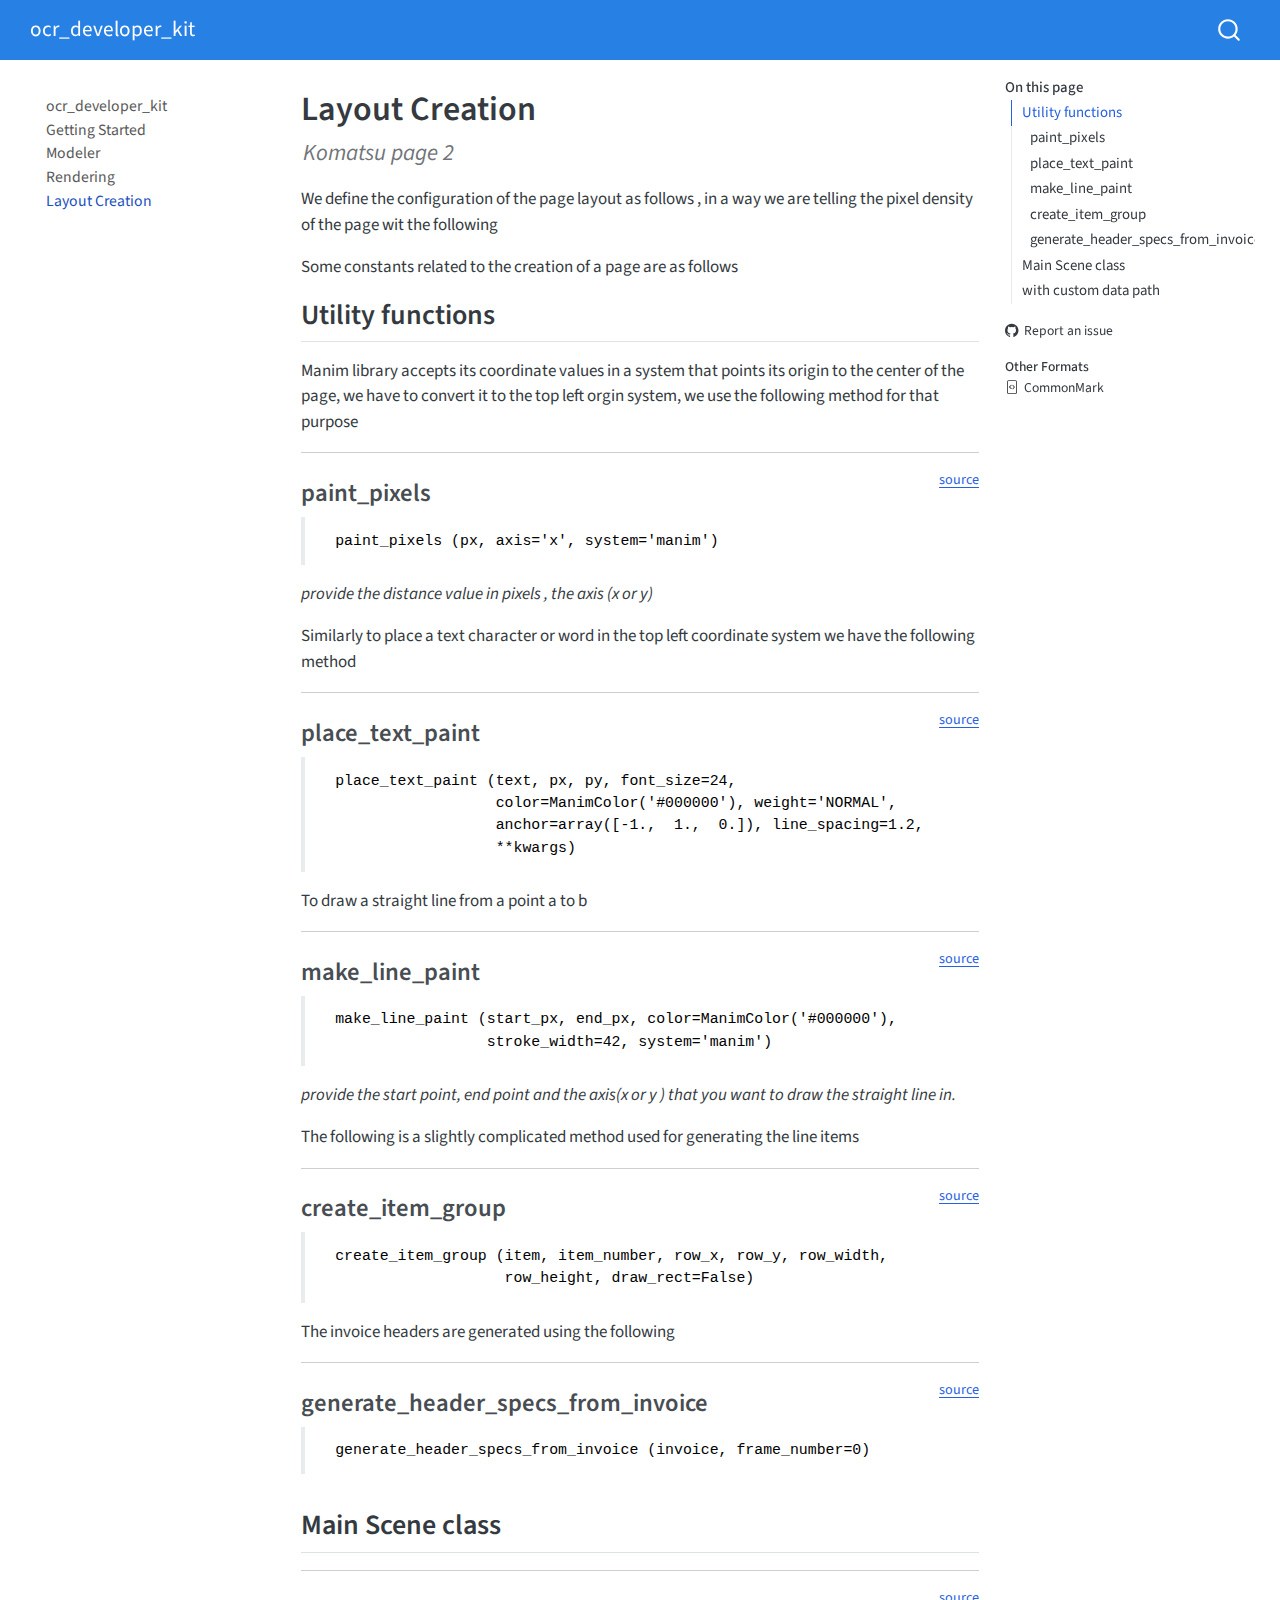
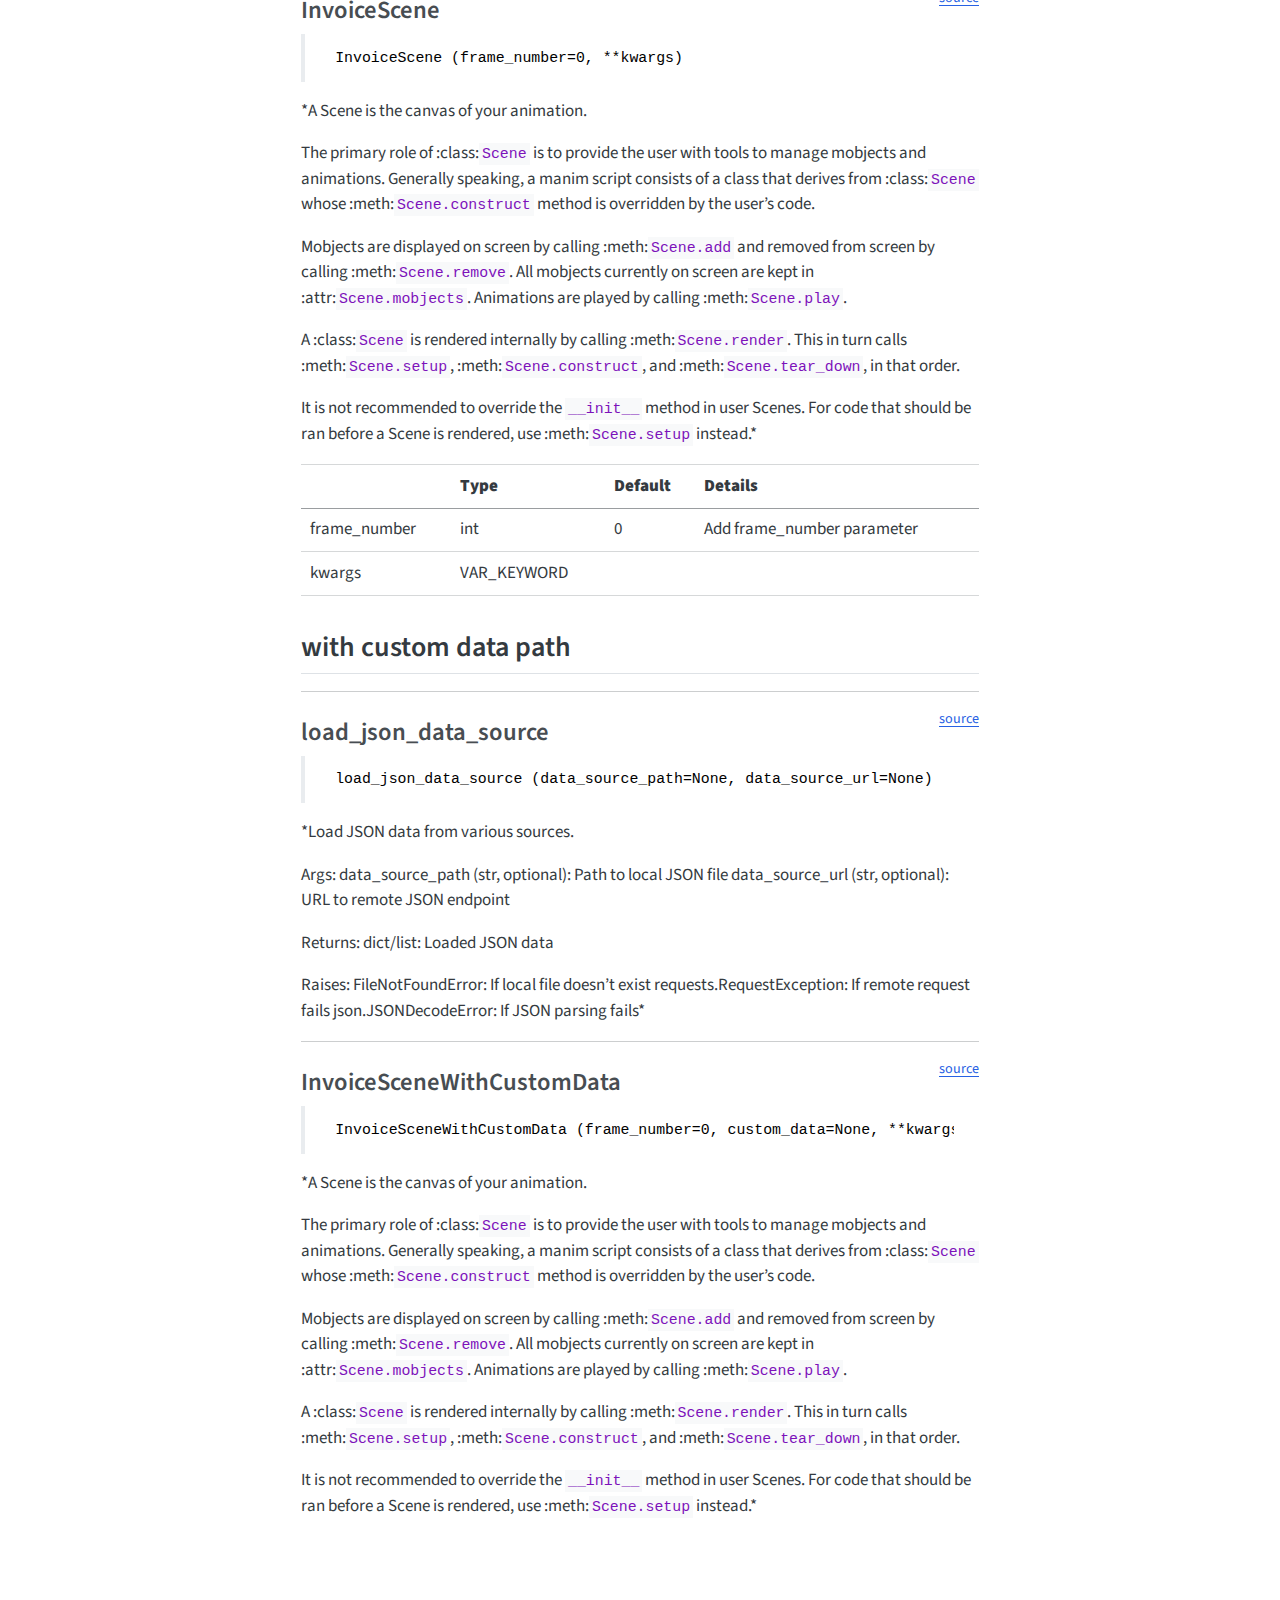
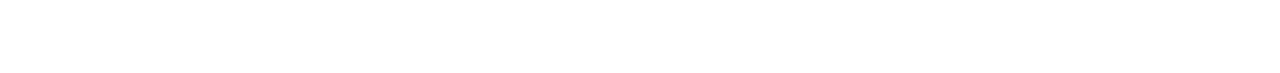
<file: _proc/_docs/komatsu_page2.html>
<!DOCTYPE html>
<html xmlns="http://www.w3.org/1999/xhtml" lang="en" xml:lang="en"><head>

<meta charset="utf-8">
<meta name="generator" content="quarto-1.7.33">

<meta name="viewport" content="width=device-width, initial-scale=1.0, user-scalable=yes">

<meta name="description" content="Komatsu page 2">

<title>Layout Creation – ocr_developer_kit</title>
<style>
code{white-space: pre-wrap;}
span.smallcaps{font-variant: small-caps;}
div.columns{display: flex; gap: min(4vw, 1.5em);}
div.column{flex: auto; overflow-x: auto;}
div.hanging-indent{margin-left: 1.5em; text-indent: -1.5em;}
ul.task-list{list-style: none;}
ul.task-list li input[type="checkbox"] {
  width: 0.8em;
  margin: 0 0.8em 0.2em -1em; /* quarto-specific, see https://github.com/quarto-dev/quarto-cli/issues/4556 */ 
  vertical-align: middle;
}
</style>


<script src="site_libs/quarto-nav/quarto-nav.js"></script>
<script src="site_libs/quarto-nav/headroom.min.js"></script>
<script src="site_libs/clipboard/clipboard.min.js"></script>
<script src="site_libs/quarto-search/autocomplete.umd.js"></script>
<script src="site_libs/quarto-search/fuse.min.js"></script>
<script src="site_libs/quarto-search/quarto-search.js"></script>
<meta name="quarto:offset" content="./">
<script src="site_libs/quarto-html/quarto.js" type="module"></script>
<script src="site_libs/quarto-html/tabsets/tabsets.js" type="module"></script>
<script src="site_libs/quarto-html/popper.min.js"></script>
<script src="site_libs/quarto-html/tippy.umd.min.js"></script>
<script src="site_libs/quarto-html/anchor.min.js"></script>
<link href="site_libs/quarto-html/tippy.css" rel="stylesheet">
<link href="site_libs/quarto-html/quarto-syntax-highlighting-ea385d0e468b0dd5ea5bf0780b1290d9.css" rel="stylesheet" id="quarto-text-highlighting-styles">
<script src="site_libs/bootstrap/bootstrap.min.js"></script>
<link href="site_libs/bootstrap/bootstrap-icons.css" rel="stylesheet">
<link href="site_libs/bootstrap/bootstrap-d11108efa633db5fb157ab0a190faa78.min.css" rel="stylesheet" append-hash="true" id="quarto-bootstrap" data-mode="light">
<script id="quarto-search-options" type="application/json">{
  "location": "navbar",
  "copy-button": false,
  "collapse-after": 3,
  "panel-placement": "end",
  "type": "overlay",
  "limit": 50,
  "keyboard-shortcut": [
    "f",
    "/",
    "s"
  ],
  "show-item-context": false,
  "language": {
    "search-no-results-text": "No results",
    "search-matching-documents-text": "matching documents",
    "search-copy-link-title": "Copy link to search",
    "search-hide-matches-text": "Hide additional matches",
    "search-more-match-text": "more match in this document",
    "search-more-matches-text": "more matches in this document",
    "search-clear-button-title": "Clear",
    "search-text-placeholder": "",
    "search-detached-cancel-button-title": "Cancel",
    "search-submit-button-title": "Submit",
    "search-label": "Search"
  }
}</script>


<link rel="stylesheet" href="styles.css">
<meta property="og:title" content="Layout Creation – ocr_developer_kit">
<meta property="og:description" content="Komatsu page 2">
<meta property="og:site_name" content="ocr_developer_kit">
<meta name="twitter:title" content="Layout Creation – ocr_developer_kit">
<meta name="twitter:description" content="Komatsu page 2">
<meta name="twitter:card" content="summary">
</head>

<body class="nav-sidebar floating nav-fixed quarto-light">

<div id="quarto-search-results"></div>
  <header id="quarto-header" class="headroom fixed-top">
    <nav class="navbar navbar-expand-lg " data-bs-theme="dark">
      <div class="navbar-container container-fluid">
      <div class="navbar-brand-container mx-auto">
    <a class="navbar-brand" href="./index.html">
    <span class="navbar-title">ocr_developer_kit</span>
    </a>
  </div>
        <div class="quarto-navbar-tools tools-end">
</div>
          <div id="quarto-search" class="" title="Search"></div>
      </div> <!-- /container-fluid -->
    </nav>
  <nav class="quarto-secondary-nav">
    <div class="container-fluid d-flex">
      <button type="button" class="quarto-btn-toggle btn" data-bs-toggle="collapse" role="button" data-bs-target=".quarto-sidebar-collapse-item" aria-controls="quarto-sidebar" aria-expanded="false" aria-label="Toggle sidebar navigation" onclick="if (window.quartoToggleHeadroom) { window.quartoToggleHeadroom(); }">
        <i class="bi bi-layout-text-sidebar-reverse"></i>
      </button>
        <nav class="quarto-page-breadcrumbs" aria-label="breadcrumb"><ol class="breadcrumb"><li class="breadcrumb-item"><a href="./komatsu_page2.html">Layout Creation</a></li></ol></nav>
        <a class="flex-grow-1" role="navigation" data-bs-toggle="collapse" data-bs-target=".quarto-sidebar-collapse-item" aria-controls="quarto-sidebar" aria-expanded="false" aria-label="Toggle sidebar navigation" onclick="if (window.quartoToggleHeadroom) { window.quartoToggleHeadroom(); }">      
        </a>
    </div>
  </nav>
</header>
<!-- content -->
<div id="quarto-content" class="quarto-container page-columns page-rows-contents page-layout-article page-navbar">
<!-- sidebar -->
  <nav id="quarto-sidebar" class="sidebar collapse collapse-horizontal quarto-sidebar-collapse-item sidebar-navigation floating overflow-auto">
    <div class="sidebar-menu-container"> 
    <ul class="list-unstyled mt-1">
        <li class="sidebar-item">
  <div class="sidebar-item-container"> 
  <a href="./index.html" class="sidebar-item-text sidebar-link">
 <span class="menu-text">ocr_developer_kit</span></a>
  </div>
</li>
        <li class="sidebar-item">
  <div class="sidebar-item-container"> 
  <a href="./instruction_manual.html" class="sidebar-item-text sidebar-link">
 <span class="menu-text">Getting Started</span></a>
  </div>
</li>
        <li class="sidebar-item">
  <div class="sidebar-item-container"> 
  <a href="./modeler.html" class="sidebar-item-text sidebar-link">
 <span class="menu-text">Modeler</span></a>
  </div>
</li>
        <li class="sidebar-item">
  <div class="sidebar-item-container"> 
  <a href="./renderer.html" class="sidebar-item-text sidebar-link">
 <span class="menu-text">Rendering</span></a>
  </div>
</li>
        <li class="sidebar-item">
  <div class="sidebar-item-container"> 
  <a href="./komatsu_page2.html" class="sidebar-item-text sidebar-link active">
 <span class="menu-text">Layout Creation</span></a>
  </div>
</li>
    </ul>
    </div>
</nav>
<div id="quarto-sidebar-glass" class="quarto-sidebar-collapse-item" data-bs-toggle="collapse" data-bs-target=".quarto-sidebar-collapse-item"></div>
<!-- margin-sidebar -->
    <div id="quarto-margin-sidebar" class="sidebar margin-sidebar">
        <nav id="TOC" role="doc-toc" class="toc-active">
    <h2 id="toc-title">On this page</h2>
   
  <ul>
  <li><a href="#utility-functions" id="toc-utility-functions" class="nav-link active" data-scroll-target="#utility-functions">Utility functions</a>
  <ul class="collapse">
  <li><a href="#paint_pixels" id="toc-paint_pixels" class="nav-link" data-scroll-target="#paint_pixels">paint_pixels</a></li>
  <li><a href="#place_text_paint" id="toc-place_text_paint" class="nav-link" data-scroll-target="#place_text_paint">place_text_paint</a></li>
  <li><a href="#make_line_paint" id="toc-make_line_paint" class="nav-link" data-scroll-target="#make_line_paint">make_line_paint</a></li>
  <li><a href="#create_item_group" id="toc-create_item_group" class="nav-link" data-scroll-target="#create_item_group">create_item_group</a></li>
  <li><a href="#generate_header_specs_from_invoice" id="toc-generate_header_specs_from_invoice" class="nav-link" data-scroll-target="#generate_header_specs_from_invoice">generate_header_specs_from_invoice</a></li>
  </ul></li>
  <li><a href="#main-scene-class" id="toc-main-scene-class" class="nav-link" data-scroll-target="#main-scene-class">Main Scene class</a>
  <ul class="collapse">
  <li><a href="#invoicescene" id="toc-invoicescene" class="nav-link" data-scroll-target="#invoicescene">InvoiceScene</a></li>
  </ul></li>
  <li><a href="#with-custom-data-path" id="toc-with-custom-data-path" class="nav-link" data-scroll-target="#with-custom-data-path">with custom data path</a>
  <ul class="collapse">
  <li><a href="#load_json_data_source" id="toc-load_json_data_source" class="nav-link" data-scroll-target="#load_json_data_source">load_json_data_source</a></li>
  <li><a href="#invoicescenewithcustomdata" id="toc-invoicescenewithcustomdata" class="nav-link" data-scroll-target="#invoicescenewithcustomdata">InvoiceSceneWithCustomData</a></li>
  </ul></li>
  </ul>
<div class="toc-actions"><ul><li><a href="https://github.com/alix559/ocr_developer_kit/issues/new" class="toc-action"><i class="bi bi-github"></i>Report an issue</a></li></ul></div><div class="quarto-alternate-formats"><h2>Other Formats</h2><ul><li><a href="komatsu_page2.html.md"><i class="bi bi-file-code"></i>CommonMark</a></li></ul></div></nav>
    </div>
<!-- main -->
<main class="content" id="quarto-document-content">

<header id="title-block-header" class="quarto-title-block default">
<div class="quarto-title">
<h1 class="title">Layout Creation</h1>
</div>

<div>
  <div class="description">
    Komatsu page 2
  </div>
</div>


<div class="quarto-title-meta">

    
  
    
  </div>
  


</header>


<!-- WARNING: THIS FILE WAS AUTOGENERATED! DO NOT EDIT! -->
<p>We define the configuration of the page layout as follows , in a way we are telling the pixel density of the page wit the following</p>
<p>Some constants related to the creation of a page are as follows</p>
<section id="utility-functions" class="level2">
<h2 class="anchored" data-anchor-id="utility-functions">Utility functions</h2>
<p>Manim library accepts its coordinate values in a system that points its origin to the center of the page, we have to convert it to the top left orgin system, we use the following method for that purpose</p>
<hr>
<p><a href="https://github.com/alix559/ocr_developer_kit/blob/main/ocr_developer_kit/komatsu.py#L35" target="_blank" style="float:right; font-size:smaller">source</a></p>
<section id="paint_pixels" class="level3">
<h3 class="anchored" data-anchor-id="paint_pixels">paint_pixels</h3>
<blockquote class="blockquote">
<pre><code> paint_pixels (px, axis='x', system='manim')</code></pre>
</blockquote>
<p><em>provide the distance value in pixels , the axis (x or y)</em></p>
<p>Similarly to place a text character or word in the top left coordinate system we have the following method</p>
<hr>
<p><a href="https://github.com/alix559/ocr_developer_kit/blob/main/ocr_developer_kit/komatsu.py#L54" target="_blank" style="float:right; font-size:smaller">source</a></p>
</section>
<section id="place_text_paint" class="level3">
<h3 class="anchored" data-anchor-id="place_text_paint">place_text_paint</h3>
<blockquote class="blockquote">
<pre><code> place_text_paint (text, px, py, font_size=24,
                   color=ManimColor('#000000'), weight='NORMAL',
                   anchor=array([-1.,  1.,  0.]), line_spacing=1.2,
                   **kwargs)</code></pre>
</blockquote>
<p>To draw a straight line from a point a to b</p>
<hr>
<p><a href="https://github.com/alix559/ocr_developer_kit/blob/main/ocr_developer_kit/komatsu.py#L62" target="_blank" style="float:right; font-size:smaller">source</a></p>
</section>
<section id="make_line_paint" class="level3">
<h3 class="anchored" data-anchor-id="make_line_paint">make_line_paint</h3>
<blockquote class="blockquote">
<pre><code> make_line_paint (start_px, end_px, color=ManimColor('#000000'),
                  stroke_width=42, system='manim')</code></pre>
</blockquote>
<p><em>provide the start point, end point and the axis(x or y ) that you want to draw the straight line in.</em></p>
<p>The following is a slightly complicated method used for generating the line items</p>
<hr>
<p><a href="https://github.com/alix559/ocr_developer_kit/blob/main/ocr_developer_kit/komatsu.py#L77" target="_blank" style="float:right; font-size:smaller">source</a></p>
</section>
<section id="create_item_group" class="level3">
<h3 class="anchored" data-anchor-id="create_item_group">create_item_group</h3>
<blockquote class="blockquote">
<pre><code> create_item_group (item, item_number, row_x, row_y, row_width,
                    row_height, draw_rect=False)</code></pre>
</blockquote>
<p>The invoice headers are generated using the following</p>
<hr>
<p><a href="https://github.com/alix559/ocr_developer_kit/blob/main/ocr_developer_kit/komatsu.py#L211" target="_blank" style="float:right; font-size:smaller">source</a></p>
</section>
<section id="generate_header_specs_from_invoice" class="level3">
<h3 class="anchored" data-anchor-id="generate_header_specs_from_invoice">generate_header_specs_from_invoice</h3>
<blockquote class="blockquote">
<pre><code> generate_header_specs_from_invoice (invoice, frame_number=0)</code></pre>
</blockquote>
</section>
</section>
<section id="main-scene-class" class="level2">
<h2 class="anchored" data-anchor-id="main-scene-class">Main Scene class</h2>
<hr>
<p><a href="https://github.com/alix559/ocr_developer_kit/blob/main/ocr_developer_kit/komatsu.py#L224" target="_blank" style="float:right; font-size:smaller">source</a></p>
<section id="invoicescene" class="level3">
<h3 class="anchored" data-anchor-id="invoicescene">InvoiceScene</h3>
<blockquote class="blockquote">
<pre><code> InvoiceScene (frame_number=0, **kwargs)</code></pre>
</blockquote>
<p>*A Scene is the canvas of your animation.</p>
<p>The primary role of :class:<code>Scene</code> is to provide the user with tools to manage mobjects and animations. Generally speaking, a manim script consists of a class that derives from :class:<code>Scene</code> whose :meth:<code>Scene.construct</code> method is overridden by the user’s code.</p>
<p>Mobjects are displayed on screen by calling :meth:<code>Scene.add</code> and removed from screen by calling :meth:<code>Scene.remove</code>. All mobjects currently on screen are kept in :attr:<code>Scene.mobjects</code>. Animations are played by calling :meth:<code>Scene.play</code>.</p>
<p>A :class:<code>Scene</code> is rendered internally by calling :meth:<code>Scene.render</code>. This in turn calls :meth:<code>Scene.setup</code>, :meth:<code>Scene.construct</code>, and :meth:<code>Scene.tear_down</code>, in that order.</p>
<p>It is not recommended to override the <code>__init__</code> method in user Scenes. For code that should be ran before a Scene is rendered, use :meth:<code>Scene.setup</code> instead.*</p>
<table class="caption-top table">
<thead>
<tr class="header">
<th></th>
<th><strong>Type</strong></th>
<th><strong>Default</strong></th>
<th><strong>Details</strong></th>
</tr>
</thead>
<tbody>
<tr class="odd">
<td>frame_number</td>
<td>int</td>
<td>0</td>
<td>Add frame_number parameter</td>
</tr>
<tr class="even">
<td>kwargs</td>
<td>VAR_KEYWORD</td>
<td></td>
<td></td>
</tr>
</tbody>
</table>
</section>
</section>
<section id="with-custom-data-path" class="level2">
<h2 class="anchored" data-anchor-id="with-custom-data-path">with custom data path</h2>
<hr>
<p><a href="https://github.com/alix559/ocr_developer_kit/blob/main/ocr_developer_kit/komatsu.py#L336" target="_blank" style="float:right; font-size:smaller">source</a></p>
<section id="load_json_data_source" class="level3">
<h3 class="anchored" data-anchor-id="load_json_data_source">load_json_data_source</h3>
<blockquote class="blockquote">
<pre><code> load_json_data_source (data_source_path=None, data_source_url=None)</code></pre>
</blockquote>
<p>*Load JSON data from various sources.</p>
<p>Args: data_source_path (str, optional): Path to local JSON file data_source_url (str, optional): URL to remote JSON endpoint</p>
<p>Returns: dict/list: Loaded JSON data</p>
<p>Raises: FileNotFoundError: If local file doesn’t exist requests.RequestException: If remote request fails json.JSONDecodeError: If JSON parsing fails*</p>
<hr>
<p><a href="https://github.com/alix559/ocr_developer_kit/blob/main/ocr_developer_kit/komatsu.py#L385" target="_blank" style="float:right; font-size:smaller">source</a></p>
</section>
<section id="invoicescenewithcustomdata" class="level3">
<h3 class="anchored" data-anchor-id="invoicescenewithcustomdata">InvoiceSceneWithCustomData</h3>
<blockquote class="blockquote">
<pre><code> InvoiceSceneWithCustomData (frame_number=0, custom_data=None, **kwargs)</code></pre>
</blockquote>
<p>*A Scene is the canvas of your animation.</p>
<p>The primary role of :class:<code>Scene</code> is to provide the user with tools to manage mobjects and animations. Generally speaking, a manim script consists of a class that derives from :class:<code>Scene</code> whose :meth:<code>Scene.construct</code> method is overridden by the user’s code.</p>
<p>Mobjects are displayed on screen by calling :meth:<code>Scene.add</code> and removed from screen by calling :meth:<code>Scene.remove</code>. All mobjects currently on screen are kept in :attr:<code>Scene.mobjects</code>. Animations are played by calling :meth:<code>Scene.play</code>.</p>
<p>A :class:<code>Scene</code> is rendered internally by calling :meth:<code>Scene.render</code>. This in turn calls :meth:<code>Scene.setup</code>, :meth:<code>Scene.construct</code>, and :meth:<code>Scene.tear_down</code>, in that order.</p>
<p>It is not recommended to override the <code>__init__</code> method in user Scenes. For code that should be ran before a Scene is rendered, use :meth:<code>Scene.setup</code> instead.*</p>


</section>
</section>

</main> <!-- /main -->
<script id="quarto-html-after-body" type="application/javascript">
  window.document.addEventListener("DOMContentLoaded", function (event) {
    const icon = "";
    const anchorJS = new window.AnchorJS();
    anchorJS.options = {
      placement: 'right',
      icon: icon
    };
    anchorJS.add('.anchored');
    const isCodeAnnotation = (el) => {
      for (const clz of el.classList) {
        if (clz.startsWith('code-annotation-')) {                     
          return true;
        }
      }
      return false;
    }
    const onCopySuccess = function(e) {
      // button target
      const button = e.trigger;
      // don't keep focus
      button.blur();
      // flash "checked"
      button.classList.add('code-copy-button-checked');
      var currentTitle = button.getAttribute("title");
      button.setAttribute("title", "Copied!");
      let tooltip;
      if (window.bootstrap) {
        button.setAttribute("data-bs-toggle", "tooltip");
        button.setAttribute("data-bs-placement", "left");
        button.setAttribute("data-bs-title", "Copied!");
        tooltip = new bootstrap.Tooltip(button, 
          { trigger: "manual", 
            customClass: "code-copy-button-tooltip",
            offset: [0, -8]});
        tooltip.show();    
      }
      setTimeout(function() {
        if (tooltip) {
          tooltip.hide();
          button.removeAttribute("data-bs-title");
          button.removeAttribute("data-bs-toggle");
          button.removeAttribute("data-bs-placement");
        }
        button.setAttribute("title", currentTitle);
        button.classList.remove('code-copy-button-checked');
      }, 1000);
      // clear code selection
      e.clearSelection();
    }
    const getTextToCopy = function(trigger) {
        const codeEl = trigger.previousElementSibling.cloneNode(true);
        for (const childEl of codeEl.children) {
          if (isCodeAnnotation(childEl)) {
            childEl.remove();
          }
        }
        return codeEl.innerText;
    }
    const clipboard = new window.ClipboardJS('.code-copy-button:not([data-in-quarto-modal])', {
      text: getTextToCopy
    });
    clipboard.on('success', onCopySuccess);
    if (window.document.getElementById('quarto-embedded-source-code-modal')) {
      const clipboardModal = new window.ClipboardJS('.code-copy-button[data-in-quarto-modal]', {
        text: getTextToCopy,
        container: window.document.getElementById('quarto-embedded-source-code-modal')
      });
      clipboardModal.on('success', onCopySuccess);
    }
      var localhostRegex = new RegExp(/^(?:http|https):\/\/localhost\:?[0-9]*\//);
      var mailtoRegex = new RegExp(/^mailto:/);
        var filterRegex = new RegExp("https:\/\/alix559\.github\.io\/ocr_developer_kit");
      var isInternal = (href) => {
          return filterRegex.test(href) || localhostRegex.test(href) || mailtoRegex.test(href);
      }
      // Inspect non-navigation links and adorn them if external
     var links = window.document.querySelectorAll('a[href]:not(.nav-link):not(.navbar-brand):not(.toc-action):not(.sidebar-link):not(.sidebar-item-toggle):not(.pagination-link):not(.no-external):not([aria-hidden]):not(.dropdown-item):not(.quarto-navigation-tool):not(.about-link)');
      for (var i=0; i<links.length; i++) {
        const link = links[i];
        if (!isInternal(link.href)) {
          // undo the damage that might have been done by quarto-nav.js in the case of
          // links that we want to consider external
          if (link.dataset.originalHref !== undefined) {
            link.href = link.dataset.originalHref;
          }
        }
      }
    function tippyHover(el, contentFn, onTriggerFn, onUntriggerFn) {
      const config = {
        allowHTML: true,
        maxWidth: 500,
        delay: 100,
        arrow: false,
        appendTo: function(el) {
            return el.parentElement;
        },
        interactive: true,
        interactiveBorder: 10,
        theme: 'quarto',
        placement: 'bottom-start',
      };
      if (contentFn) {
        config.content = contentFn;
      }
      if (onTriggerFn) {
        config.onTrigger = onTriggerFn;
      }
      if (onUntriggerFn) {
        config.onUntrigger = onUntriggerFn;
      }
      window.tippy(el, config); 
    }
    const noterefs = window.document.querySelectorAll('a[role="doc-noteref"]');
    for (var i=0; i<noterefs.length; i++) {
      const ref = noterefs[i];
      tippyHover(ref, function() {
        // use id or data attribute instead here
        let href = ref.getAttribute('data-footnote-href') || ref.getAttribute('href');
        try { href = new URL(href).hash; } catch {}
        const id = href.replace(/^#\/?/, "");
        const note = window.document.getElementById(id);
        if (note) {
          return note.innerHTML;
        } else {
          return "";
        }
      });
    }
    const xrefs = window.document.querySelectorAll('a.quarto-xref');
    const processXRef = (id, note) => {
      // Strip column container classes
      const stripColumnClz = (el) => {
        el.classList.remove("page-full", "page-columns");
        if (el.children) {
          for (const child of el.children) {
            stripColumnClz(child);
          }
        }
      }
      stripColumnClz(note)
      if (id === null || id.startsWith('sec-')) {
        // Special case sections, only their first couple elements
        const container = document.createElement("div");
        if (note.children && note.children.length > 2) {
          container.appendChild(note.children[0].cloneNode(true));
          for (let i = 1; i < note.children.length; i++) {
            const child = note.children[i];
            if (child.tagName === "P" && child.innerText === "") {
              continue;
            } else {
              container.appendChild(child.cloneNode(true));
              break;
            }
          }
          if (window.Quarto?.typesetMath) {
            window.Quarto.typesetMath(container);
          }
          return container.innerHTML
        } else {
          if (window.Quarto?.typesetMath) {
            window.Quarto.typesetMath(note);
          }
          return note.innerHTML;
        }
      } else {
        // Remove any anchor links if they are present
        const anchorLink = note.querySelector('a.anchorjs-link');
        if (anchorLink) {
          anchorLink.remove();
        }
        if (window.Quarto?.typesetMath) {
          window.Quarto.typesetMath(note);
        }
        if (note.classList.contains("callout")) {
          return note.outerHTML;
        } else {
          return note.innerHTML;
        }
      }
    }
    for (var i=0; i<xrefs.length; i++) {
      const xref = xrefs[i];
      tippyHover(xref, undefined, function(instance) {
        instance.disable();
        let url = xref.getAttribute('href');
        let hash = undefined; 
        if (url.startsWith('#')) {
          hash = url;
        } else {
          try { hash = new URL(url).hash; } catch {}
        }
        if (hash) {
          const id = hash.replace(/^#\/?/, "");
          const note = window.document.getElementById(id);
          if (note !== null) {
            try {
              const html = processXRef(id, note.cloneNode(true));
              instance.setContent(html);
            } finally {
              instance.enable();
              instance.show();
            }
          } else {
            // See if we can fetch this
            fetch(url.split('#')[0])
            .then(res => res.text())
            .then(html => {
              const parser = new DOMParser();
              const htmlDoc = parser.parseFromString(html, "text/html");
              const note = htmlDoc.getElementById(id);
              if (note !== null) {
                const html = processXRef(id, note);
                instance.setContent(html);
              } 
            }).finally(() => {
              instance.enable();
              instance.show();
            });
          }
        } else {
          // See if we can fetch a full url (with no hash to target)
          // This is a special case and we should probably do some content thinning / targeting
          fetch(url)
          .then(res => res.text())
          .then(html => {
            const parser = new DOMParser();
            const htmlDoc = parser.parseFromString(html, "text/html");
            const note = htmlDoc.querySelector('main.content');
            if (note !== null) {
              // This should only happen for chapter cross references
              // (since there is no id in the URL)
              // remove the first header
              if (note.children.length > 0 && note.children[0].tagName === "HEADER") {
                note.children[0].remove();
              }
              const html = processXRef(null, note);
              instance.setContent(html);
            } 
          }).finally(() => {
            instance.enable();
            instance.show();
          });
        }
      }, function(instance) {
      });
    }
        let selectedAnnoteEl;
        const selectorForAnnotation = ( cell, annotation) => {
          let cellAttr = 'data-code-cell="' + cell + '"';
          let lineAttr = 'data-code-annotation="' +  annotation + '"';
          const selector = 'span[' + cellAttr + '][' + lineAttr + ']';
          return selector;
        }
        const selectCodeLines = (annoteEl) => {
          const doc = window.document;
          const targetCell = annoteEl.getAttribute("data-target-cell");
          const targetAnnotation = annoteEl.getAttribute("data-target-annotation");
          const annoteSpan = window.document.querySelector(selectorForAnnotation(targetCell, targetAnnotation));
          const lines = annoteSpan.getAttribute("data-code-lines").split(",");
          const lineIds = lines.map((line) => {
            return targetCell + "-" + line;
          })
          let top = null;
          let height = null;
          let parent = null;
          if (lineIds.length > 0) {
              //compute the position of the single el (top and bottom and make a div)
              const el = window.document.getElementById(lineIds[0]);
              top = el.offsetTop;
              height = el.offsetHeight;
              parent = el.parentElement.parentElement;
            if (lineIds.length > 1) {
              const lastEl = window.document.getElementById(lineIds[lineIds.length - 1]);
              const bottom = lastEl.offsetTop + lastEl.offsetHeight;
              height = bottom - top;
            }
            if (top !== null && height !== null && parent !== null) {
              // cook up a div (if necessary) and position it 
              let div = window.document.getElementById("code-annotation-line-highlight");
              if (div === null) {
                div = window.document.createElement("div");
                div.setAttribute("id", "code-annotation-line-highlight");
                div.style.position = 'absolute';
                parent.appendChild(div);
              }
              div.style.top = top - 2 + "px";
              div.style.height = height + 4 + "px";
              div.style.left = 0;
              let gutterDiv = window.document.getElementById("code-annotation-line-highlight-gutter");
              if (gutterDiv === null) {
                gutterDiv = window.document.createElement("div");
                gutterDiv.setAttribute("id", "code-annotation-line-highlight-gutter");
                gutterDiv.style.position = 'absolute';
                const codeCell = window.document.getElementById(targetCell);
                const gutter = codeCell.querySelector('.code-annotation-gutter');
                gutter.appendChild(gutterDiv);
              }
              gutterDiv.style.top = top - 2 + "px";
              gutterDiv.style.height = height + 4 + "px";
            }
            selectedAnnoteEl = annoteEl;
          }
        };
        const unselectCodeLines = () => {
          const elementsIds = ["code-annotation-line-highlight", "code-annotation-line-highlight-gutter"];
          elementsIds.forEach((elId) => {
            const div = window.document.getElementById(elId);
            if (div) {
              div.remove();
            }
          });
          selectedAnnoteEl = undefined;
        };
          // Handle positioning of the toggle
      window.addEventListener(
        "resize",
        throttle(() => {
          elRect = undefined;
          if (selectedAnnoteEl) {
            selectCodeLines(selectedAnnoteEl);
          }
        }, 10)
      );
      function throttle(fn, ms) {
      let throttle = false;
      let timer;
        return (...args) => {
          if(!throttle) { // first call gets through
              fn.apply(this, args);
              throttle = true;
          } else { // all the others get throttled
              if(timer) clearTimeout(timer); // cancel #2
              timer = setTimeout(() => {
                fn.apply(this, args);
                timer = throttle = false;
              }, ms);
          }
        };
      }
        // Attach click handler to the DT
        const annoteDls = window.document.querySelectorAll('dt[data-target-cell]');
        for (const annoteDlNode of annoteDls) {
          annoteDlNode.addEventListener('click', (event) => {
            const clickedEl = event.target;
            if (clickedEl !== selectedAnnoteEl) {
              unselectCodeLines();
              const activeEl = window.document.querySelector('dt[data-target-cell].code-annotation-active');
              if (activeEl) {
                activeEl.classList.remove('code-annotation-active');
              }
              selectCodeLines(clickedEl);
              clickedEl.classList.add('code-annotation-active');
            } else {
              // Unselect the line
              unselectCodeLines();
              clickedEl.classList.remove('code-annotation-active');
            }
          });
        }
    const findCites = (el) => {
      const parentEl = el.parentElement;
      if (parentEl) {
        const cites = parentEl.dataset.cites;
        if (cites) {
          return {
            el,
            cites: cites.split(' ')
          };
        } else {
          return findCites(el.parentElement)
        }
      } else {
        return undefined;
      }
    };
    var bibliorefs = window.document.querySelectorAll('a[role="doc-biblioref"]');
    for (var i=0; i<bibliorefs.length; i++) {
      const ref = bibliorefs[i];
      const citeInfo = findCites(ref);
      if (citeInfo) {
        tippyHover(citeInfo.el, function() {
          var popup = window.document.createElement('div');
          citeInfo.cites.forEach(function(cite) {
            var citeDiv = window.document.createElement('div');
            citeDiv.classList.add('hanging-indent');
            citeDiv.classList.add('csl-entry');
            var biblioDiv = window.document.getElementById('ref-' + cite);
            if (biblioDiv) {
              citeDiv.innerHTML = biblioDiv.innerHTML;
            }
            popup.appendChild(citeDiv);
          });
          return popup.innerHTML;
        });
      }
    }
  });
  </script>
</div> <!-- /content -->




<footer class="footer"><div class="nav-footer"><div class="nav-footer-center"><div class="toc-actions d-sm-block d-md-none"><ul><li><a href="https://github.com/alix559/ocr_developer_kit/issues/new" class="toc-action"><i class="bi bi-github"></i>Report an issue</a></li></ul></div></div></div></footer></body></html>
</file>
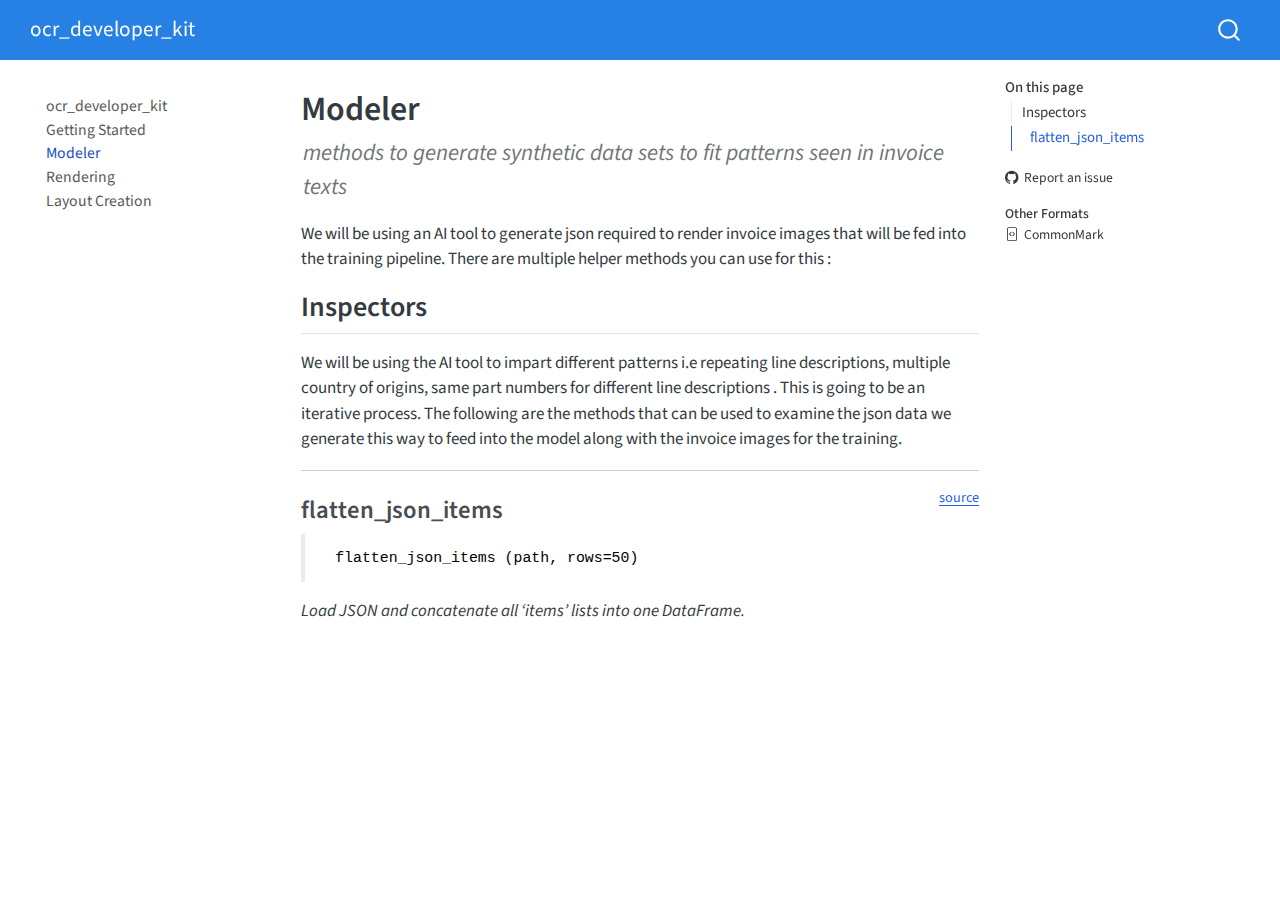
<file: _proc/_docs/modeler.html>
<!DOCTYPE html>
<html xmlns="http://www.w3.org/1999/xhtml" lang="en" xml:lang="en"><head>

<meta charset="utf-8">
<meta name="generator" content="quarto-1.7.33">

<meta name="viewport" content="width=device-width, initial-scale=1.0, user-scalable=yes">

<meta name="description" content="methods to generate synthetic data sets to fit patterns seen in invoice texts">

<title>Modeler – ocr_developer_kit</title>
<style>
code{white-space: pre-wrap;}
span.smallcaps{font-variant: small-caps;}
div.columns{display: flex; gap: min(4vw, 1.5em);}
div.column{flex: auto; overflow-x: auto;}
div.hanging-indent{margin-left: 1.5em; text-indent: -1.5em;}
ul.task-list{list-style: none;}
ul.task-list li input[type="checkbox"] {
  width: 0.8em;
  margin: 0 0.8em 0.2em -1em; /* quarto-specific, see https://github.com/quarto-dev/quarto-cli/issues/4556 */ 
  vertical-align: middle;
}
</style>


<script src="site_libs/quarto-nav/quarto-nav.js"></script>
<script src="site_libs/quarto-nav/headroom.min.js"></script>
<script src="site_libs/clipboard/clipboard.min.js"></script>
<script src="site_libs/quarto-search/autocomplete.umd.js"></script>
<script src="site_libs/quarto-search/fuse.min.js"></script>
<script src="site_libs/quarto-search/quarto-search.js"></script>
<meta name="quarto:offset" content="./">
<script src="site_libs/quarto-html/quarto.js" type="module"></script>
<script src="site_libs/quarto-html/tabsets/tabsets.js" type="module"></script>
<script src="site_libs/quarto-html/popper.min.js"></script>
<script src="site_libs/quarto-html/tippy.umd.min.js"></script>
<script src="site_libs/quarto-html/anchor.min.js"></script>
<link href="site_libs/quarto-html/tippy.css" rel="stylesheet">
<link href="site_libs/quarto-html/quarto-syntax-highlighting-ea385d0e468b0dd5ea5bf0780b1290d9.css" rel="stylesheet" id="quarto-text-highlighting-styles">
<script src="site_libs/bootstrap/bootstrap.min.js"></script>
<link href="site_libs/bootstrap/bootstrap-icons.css" rel="stylesheet">
<link href="site_libs/bootstrap/bootstrap-d11108efa633db5fb157ab0a190faa78.min.css" rel="stylesheet" append-hash="true" id="quarto-bootstrap" data-mode="light">
<script id="quarto-search-options" type="application/json">{
  "location": "navbar",
  "copy-button": false,
  "collapse-after": 3,
  "panel-placement": "end",
  "type": "overlay",
  "limit": 50,
  "keyboard-shortcut": [
    "f",
    "/",
    "s"
  ],
  "show-item-context": false,
  "language": {
    "search-no-results-text": "No results",
    "search-matching-documents-text": "matching documents",
    "search-copy-link-title": "Copy link to search",
    "search-hide-matches-text": "Hide additional matches",
    "search-more-match-text": "more match in this document",
    "search-more-matches-text": "more matches in this document",
    "search-clear-button-title": "Clear",
    "search-text-placeholder": "",
    "search-detached-cancel-button-title": "Cancel",
    "search-submit-button-title": "Submit",
    "search-label": "Search"
  }
}</script>


<link rel="stylesheet" href="styles.css">
<meta property="og:title" content="Modeler – ocr_developer_kit">
<meta property="og:description" content="methods to generate synthetic data sets to fit patterns seen in invoice texts">
<meta property="og:site_name" content="ocr_developer_kit">
<meta name="twitter:title" content="Modeler – ocr_developer_kit">
<meta name="twitter:description" content="methods to generate synthetic data sets to fit patterns seen in invoice texts">
<meta name="twitter:card" content="summary">
</head>

<body class="nav-sidebar floating nav-fixed quarto-light">

<div id="quarto-search-results"></div>
  <header id="quarto-header" class="headroom fixed-top">
    <nav class="navbar navbar-expand-lg " data-bs-theme="dark">
      <div class="navbar-container container-fluid">
      <div class="navbar-brand-container mx-auto">
    <a class="navbar-brand" href="./index.html">
    <span class="navbar-title">ocr_developer_kit</span>
    </a>
  </div>
        <div class="quarto-navbar-tools tools-end">
</div>
          <div id="quarto-search" class="" title="Search"></div>
      </div> <!-- /container-fluid -->
    </nav>
  <nav class="quarto-secondary-nav">
    <div class="container-fluid d-flex">
      <button type="button" class="quarto-btn-toggle btn" data-bs-toggle="collapse" role="button" data-bs-target=".quarto-sidebar-collapse-item" aria-controls="quarto-sidebar" aria-expanded="false" aria-label="Toggle sidebar navigation" onclick="if (window.quartoToggleHeadroom) { window.quartoToggleHeadroom(); }">
        <i class="bi bi-layout-text-sidebar-reverse"></i>
      </button>
        <nav class="quarto-page-breadcrumbs" aria-label="breadcrumb"><ol class="breadcrumb"><li class="breadcrumb-item"><a href="./modeler.html">Modeler</a></li></ol></nav>
        <a class="flex-grow-1" role="navigation" data-bs-toggle="collapse" data-bs-target=".quarto-sidebar-collapse-item" aria-controls="quarto-sidebar" aria-expanded="false" aria-label="Toggle sidebar navigation" onclick="if (window.quartoToggleHeadroom) { window.quartoToggleHeadroom(); }">      
        </a>
    </div>
  </nav>
</header>
<!-- content -->
<div id="quarto-content" class="quarto-container page-columns page-rows-contents page-layout-article page-navbar">
<!-- sidebar -->
  <nav id="quarto-sidebar" class="sidebar collapse collapse-horizontal quarto-sidebar-collapse-item sidebar-navigation floating overflow-auto">
    <div class="sidebar-menu-container"> 
    <ul class="list-unstyled mt-1">
        <li class="sidebar-item">
  <div class="sidebar-item-container"> 
  <a href="./index.html" class="sidebar-item-text sidebar-link">
 <span class="menu-text">ocr_developer_kit</span></a>
  </div>
</li>
        <li class="sidebar-item">
  <div class="sidebar-item-container"> 
  <a href="./instruction_manual.html" class="sidebar-item-text sidebar-link">
 <span class="menu-text">Getting Started</span></a>
  </div>
</li>
        <li class="sidebar-item">
  <div class="sidebar-item-container"> 
  <a href="./modeler.html" class="sidebar-item-text sidebar-link active">
 <span class="menu-text">Modeler</span></a>
  </div>
</li>
        <li class="sidebar-item">
  <div class="sidebar-item-container"> 
  <a href="./renderer.html" class="sidebar-item-text sidebar-link">
 <span class="menu-text">Rendering</span></a>
  </div>
</li>
        <li class="sidebar-item">
  <div class="sidebar-item-container"> 
  <a href="./komatsu_page2.html" class="sidebar-item-text sidebar-link">
 <span class="menu-text">Layout Creation</span></a>
  </div>
</li>
    </ul>
    </div>
</nav>
<div id="quarto-sidebar-glass" class="quarto-sidebar-collapse-item" data-bs-toggle="collapse" data-bs-target=".quarto-sidebar-collapse-item"></div>
<!-- margin-sidebar -->
    <div id="quarto-margin-sidebar" class="sidebar margin-sidebar">
        <nav id="TOC" role="doc-toc" class="toc-active">
    <h2 id="toc-title">On this page</h2>
   
  <ul>
  <li><a href="#inspectors" id="toc-inspectors" class="nav-link active" data-scroll-target="#inspectors">Inspectors</a>
  <ul class="collapse">
  <li><a href="#flatten_json_items" id="toc-flatten_json_items" class="nav-link" data-scroll-target="#flatten_json_items">flatten_json_items</a></li>
  </ul></li>
  </ul>
<div class="toc-actions"><ul><li><a href="https://github.com/alix559/ocr_developer_kit/issues/new" class="toc-action"><i class="bi bi-github"></i>Report an issue</a></li></ul></div><div class="quarto-alternate-formats"><h2>Other Formats</h2><ul><li><a href="modeler.html.md"><i class="bi bi-file-code"></i>CommonMark</a></li></ul></div></nav>
    </div>
<!-- main -->
<main class="content" id="quarto-document-content">

<header id="title-block-header" class="quarto-title-block default">
<div class="quarto-title">
<h1 class="title">Modeler</h1>
</div>

<div>
  <div class="description">
    methods to generate synthetic data sets to fit patterns seen in invoice texts
  </div>
</div>


<div class="quarto-title-meta">

    
  
    
  </div>
  


</header>


<!-- WARNING: THIS FILE WAS AUTOGENERATED! DO NOT EDIT! -->
<p>We will be using an AI tool to generate json required to render invoice images that will be fed into the training pipeline. There are multiple helper methods you can use for this :</p>
<section id="inspectors" class="level2">
<h2 class="anchored" data-anchor-id="inspectors">Inspectors</h2>
<p>We will be using the AI tool to impart different patterns i.e repeating line descriptions, multiple country of origins, same part numbers for different line descriptions . This is going to be an iterative process. The following are the methods that can be used to examine the json data we generate this way to feed into the model along with the invoice images for the training.</p>
<hr>
<p><a href="https://github.com/alix559/ocr_developer_kit/blob/main/ocr_developer_kit/modeler.py#L13" target="_blank" style="float:right; font-size:smaller">source</a></p>
<section id="flatten_json_items" class="level3">
<h3 class="anchored" data-anchor-id="flatten_json_items">flatten_json_items</h3>
<blockquote class="blockquote">
<pre><code> flatten_json_items (path, rows=50)</code></pre>
</blockquote>
<p><em>Load JSON and concatenate all ‘items’ lists into one DataFrame.</em></p>


</section>
</section>

</main> <!-- /main -->
<script id="quarto-html-after-body" type="application/javascript">
  window.document.addEventListener("DOMContentLoaded", function (event) {
    const icon = "";
    const anchorJS = new window.AnchorJS();
    anchorJS.options = {
      placement: 'right',
      icon: icon
    };
    anchorJS.add('.anchored');
    const isCodeAnnotation = (el) => {
      for (const clz of el.classList) {
        if (clz.startsWith('code-annotation-')) {                     
          return true;
        }
      }
      return false;
    }
    const onCopySuccess = function(e) {
      // button target
      const button = e.trigger;
      // don't keep focus
      button.blur();
      // flash "checked"
      button.classList.add('code-copy-button-checked');
      var currentTitle = button.getAttribute("title");
      button.setAttribute("title", "Copied!");
      let tooltip;
      if (window.bootstrap) {
        button.setAttribute("data-bs-toggle", "tooltip");
        button.setAttribute("data-bs-placement", "left");
        button.setAttribute("data-bs-title", "Copied!");
        tooltip = new bootstrap.Tooltip(button, 
          { trigger: "manual", 
            customClass: "code-copy-button-tooltip",
            offset: [0, -8]});
        tooltip.show();    
      }
      setTimeout(function() {
        if (tooltip) {
          tooltip.hide();
          button.removeAttribute("data-bs-title");
          button.removeAttribute("data-bs-toggle");
          button.removeAttribute("data-bs-placement");
        }
        button.setAttribute("title", currentTitle);
        button.classList.remove('code-copy-button-checked');
      }, 1000);
      // clear code selection
      e.clearSelection();
    }
    const getTextToCopy = function(trigger) {
        const codeEl = trigger.previousElementSibling.cloneNode(true);
        for (const childEl of codeEl.children) {
          if (isCodeAnnotation(childEl)) {
            childEl.remove();
          }
        }
        return codeEl.innerText;
    }
    const clipboard = new window.ClipboardJS('.code-copy-button:not([data-in-quarto-modal])', {
      text: getTextToCopy
    });
    clipboard.on('success', onCopySuccess);
    if (window.document.getElementById('quarto-embedded-source-code-modal')) {
      const clipboardModal = new window.ClipboardJS('.code-copy-button[data-in-quarto-modal]', {
        text: getTextToCopy,
        container: window.document.getElementById('quarto-embedded-source-code-modal')
      });
      clipboardModal.on('success', onCopySuccess);
    }
      var localhostRegex = new RegExp(/^(?:http|https):\/\/localhost\:?[0-9]*\//);
      var mailtoRegex = new RegExp(/^mailto:/);
        var filterRegex = new RegExp("https:\/\/alix559\.github\.io\/ocr_developer_kit");
      var isInternal = (href) => {
          return filterRegex.test(href) || localhostRegex.test(href) || mailtoRegex.test(href);
      }
      // Inspect non-navigation links and adorn them if external
     var links = window.document.querySelectorAll('a[href]:not(.nav-link):not(.navbar-brand):not(.toc-action):not(.sidebar-link):not(.sidebar-item-toggle):not(.pagination-link):not(.no-external):not([aria-hidden]):not(.dropdown-item):not(.quarto-navigation-tool):not(.about-link)');
      for (var i=0; i<links.length; i++) {
        const link = links[i];
        if (!isInternal(link.href)) {
          // undo the damage that might have been done by quarto-nav.js in the case of
          // links that we want to consider external
          if (link.dataset.originalHref !== undefined) {
            link.href = link.dataset.originalHref;
          }
        }
      }
    function tippyHover(el, contentFn, onTriggerFn, onUntriggerFn) {
      const config = {
        allowHTML: true,
        maxWidth: 500,
        delay: 100,
        arrow: false,
        appendTo: function(el) {
            return el.parentElement;
        },
        interactive: true,
        interactiveBorder: 10,
        theme: 'quarto',
        placement: 'bottom-start',
      };
      if (contentFn) {
        config.content = contentFn;
      }
      if (onTriggerFn) {
        config.onTrigger = onTriggerFn;
      }
      if (onUntriggerFn) {
        config.onUntrigger = onUntriggerFn;
      }
      window.tippy(el, config); 
    }
    const noterefs = window.document.querySelectorAll('a[role="doc-noteref"]');
    for (var i=0; i<noterefs.length; i++) {
      const ref = noterefs[i];
      tippyHover(ref, function() {
        // use id or data attribute instead here
        let href = ref.getAttribute('data-footnote-href') || ref.getAttribute('href');
        try { href = new URL(href).hash; } catch {}
        const id = href.replace(/^#\/?/, "");
        const note = window.document.getElementById(id);
        if (note) {
          return note.innerHTML;
        } else {
          return "";
        }
      });
    }
    const xrefs = window.document.querySelectorAll('a.quarto-xref');
    const processXRef = (id, note) => {
      // Strip column container classes
      const stripColumnClz = (el) => {
        el.classList.remove("page-full", "page-columns");
        if (el.children) {
          for (const child of el.children) {
            stripColumnClz(child);
          }
        }
      }
      stripColumnClz(note)
      if (id === null || id.startsWith('sec-')) {
        // Special case sections, only their first couple elements
        const container = document.createElement("div");
        if (note.children && note.children.length > 2) {
          container.appendChild(note.children[0].cloneNode(true));
          for (let i = 1; i < note.children.length; i++) {
            const child = note.children[i];
            if (child.tagName === "P" && child.innerText === "") {
              continue;
            } else {
              container.appendChild(child.cloneNode(true));
              break;
            }
          }
          if (window.Quarto?.typesetMath) {
            window.Quarto.typesetMath(container);
          }
          return container.innerHTML
        } else {
          if (window.Quarto?.typesetMath) {
            window.Quarto.typesetMath(note);
          }
          return note.innerHTML;
        }
      } else {
        // Remove any anchor links if they are present
        const anchorLink = note.querySelector('a.anchorjs-link');
        if (anchorLink) {
          anchorLink.remove();
        }
        if (window.Quarto?.typesetMath) {
          window.Quarto.typesetMath(note);
        }
        if (note.classList.contains("callout")) {
          return note.outerHTML;
        } else {
          return note.innerHTML;
        }
      }
    }
    for (var i=0; i<xrefs.length; i++) {
      const xref = xrefs[i];
      tippyHover(xref, undefined, function(instance) {
        instance.disable();
        let url = xref.getAttribute('href');
        let hash = undefined; 
        if (url.startsWith('#')) {
          hash = url;
        } else {
          try { hash = new URL(url).hash; } catch {}
        }
        if (hash) {
          const id = hash.replace(/^#\/?/, "");
          const note = window.document.getElementById(id);
          if (note !== null) {
            try {
              const html = processXRef(id, note.cloneNode(true));
              instance.setContent(html);
            } finally {
              instance.enable();
              instance.show();
            }
          } else {
            // See if we can fetch this
            fetch(url.split('#')[0])
            .then(res => res.text())
            .then(html => {
              const parser = new DOMParser();
              const htmlDoc = parser.parseFromString(html, "text/html");
              const note = htmlDoc.getElementById(id);
              if (note !== null) {
                const html = processXRef(id, note);
                instance.setContent(html);
              } 
            }).finally(() => {
              instance.enable();
              instance.show();
            });
          }
        } else {
          // See if we can fetch a full url (with no hash to target)
          // This is a special case and we should probably do some content thinning / targeting
          fetch(url)
          .then(res => res.text())
          .then(html => {
            const parser = new DOMParser();
            const htmlDoc = parser.parseFromString(html, "text/html");
            const note = htmlDoc.querySelector('main.content');
            if (note !== null) {
              // This should only happen for chapter cross references
              // (since there is no id in the URL)
              // remove the first header
              if (note.children.length > 0 && note.children[0].tagName === "HEADER") {
                note.children[0].remove();
              }
              const html = processXRef(null, note);
              instance.setContent(html);
            } 
          }).finally(() => {
            instance.enable();
            instance.show();
          });
        }
      }, function(instance) {
      });
    }
        let selectedAnnoteEl;
        const selectorForAnnotation = ( cell, annotation) => {
          let cellAttr = 'data-code-cell="' + cell + '"';
          let lineAttr = 'data-code-annotation="' +  annotation + '"';
          const selector = 'span[' + cellAttr + '][' + lineAttr + ']';
          return selector;
        }
        const selectCodeLines = (annoteEl) => {
          const doc = window.document;
          const targetCell = annoteEl.getAttribute("data-target-cell");
          const targetAnnotation = annoteEl.getAttribute("data-target-annotation");
          const annoteSpan = window.document.querySelector(selectorForAnnotation(targetCell, targetAnnotation));
          const lines = annoteSpan.getAttribute("data-code-lines").split(",");
          const lineIds = lines.map((line) => {
            return targetCell + "-" + line;
          })
          let top = null;
          let height = null;
          let parent = null;
          if (lineIds.length > 0) {
              //compute the position of the single el (top and bottom and make a div)
              const el = window.document.getElementById(lineIds[0]);
              top = el.offsetTop;
              height = el.offsetHeight;
              parent = el.parentElement.parentElement;
            if (lineIds.length > 1) {
              const lastEl = window.document.getElementById(lineIds[lineIds.length - 1]);
              const bottom = lastEl.offsetTop + lastEl.offsetHeight;
              height = bottom - top;
            }
            if (top !== null && height !== null && parent !== null) {
              // cook up a div (if necessary) and position it 
              let div = window.document.getElementById("code-annotation-line-highlight");
              if (div === null) {
                div = window.document.createElement("div");
                div.setAttribute("id", "code-annotation-line-highlight");
                div.style.position = 'absolute';
                parent.appendChild(div);
              }
              div.style.top = top - 2 + "px";
              div.style.height = height + 4 + "px";
              div.style.left = 0;
              let gutterDiv = window.document.getElementById("code-annotation-line-highlight-gutter");
              if (gutterDiv === null) {
                gutterDiv = window.document.createElement("div");
                gutterDiv.setAttribute("id", "code-annotation-line-highlight-gutter");
                gutterDiv.style.position = 'absolute';
                const codeCell = window.document.getElementById(targetCell);
                const gutter = codeCell.querySelector('.code-annotation-gutter');
                gutter.appendChild(gutterDiv);
              }
              gutterDiv.style.top = top - 2 + "px";
              gutterDiv.style.height = height + 4 + "px";
            }
            selectedAnnoteEl = annoteEl;
          }
        };
        const unselectCodeLines = () => {
          const elementsIds = ["code-annotation-line-highlight", "code-annotation-line-highlight-gutter"];
          elementsIds.forEach((elId) => {
            const div = window.document.getElementById(elId);
            if (div) {
              div.remove();
            }
          });
          selectedAnnoteEl = undefined;
        };
          // Handle positioning of the toggle
      window.addEventListener(
        "resize",
        throttle(() => {
          elRect = undefined;
          if (selectedAnnoteEl) {
            selectCodeLines(selectedAnnoteEl);
          }
        }, 10)
      );
      function throttle(fn, ms) {
      let throttle = false;
      let timer;
        return (...args) => {
          if(!throttle) { // first call gets through
              fn.apply(this, args);
              throttle = true;
          } else { // all the others get throttled
              if(timer) clearTimeout(timer); // cancel #2
              timer = setTimeout(() => {
                fn.apply(this, args);
                timer = throttle = false;
              }, ms);
          }
        };
      }
        // Attach click handler to the DT
        const annoteDls = window.document.querySelectorAll('dt[data-target-cell]');
        for (const annoteDlNode of annoteDls) {
          annoteDlNode.addEventListener('click', (event) => {
            const clickedEl = event.target;
            if (clickedEl !== selectedAnnoteEl) {
              unselectCodeLines();
              const activeEl = window.document.querySelector('dt[data-target-cell].code-annotation-active');
              if (activeEl) {
                activeEl.classList.remove('code-annotation-active');
              }
              selectCodeLines(clickedEl);
              clickedEl.classList.add('code-annotation-active');
            } else {
              // Unselect the line
              unselectCodeLines();
              clickedEl.classList.remove('code-annotation-active');
            }
          });
        }
    const findCites = (el) => {
      const parentEl = el.parentElement;
      if (parentEl) {
        const cites = parentEl.dataset.cites;
        if (cites) {
          return {
            el,
            cites: cites.split(' ')
          };
        } else {
          return findCites(el.parentElement)
        }
      } else {
        return undefined;
      }
    };
    var bibliorefs = window.document.querySelectorAll('a[role="doc-biblioref"]');
    for (var i=0; i<bibliorefs.length; i++) {
      const ref = bibliorefs[i];
      const citeInfo = findCites(ref);
      if (citeInfo) {
        tippyHover(citeInfo.el, function() {
          var popup = window.document.createElement('div');
          citeInfo.cites.forEach(function(cite) {
            var citeDiv = window.document.createElement('div');
            citeDiv.classList.add('hanging-indent');
            citeDiv.classList.add('csl-entry');
            var biblioDiv = window.document.getElementById('ref-' + cite);
            if (biblioDiv) {
              citeDiv.innerHTML = biblioDiv.innerHTML;
            }
            popup.appendChild(citeDiv);
          });
          return popup.innerHTML;
        });
      }
    }
  });
  </script>
</div> <!-- /content -->




<footer class="footer"><div class="nav-footer"><div class="nav-footer-center"><div class="toc-actions d-sm-block d-md-none"><ul><li><a href="https://github.com/alix559/ocr_developer_kit/issues/new" class="toc-action"><i class="bi bi-github"></i>Report an issue</a></li></ul></div></div></div></footer></body></html>
</file>
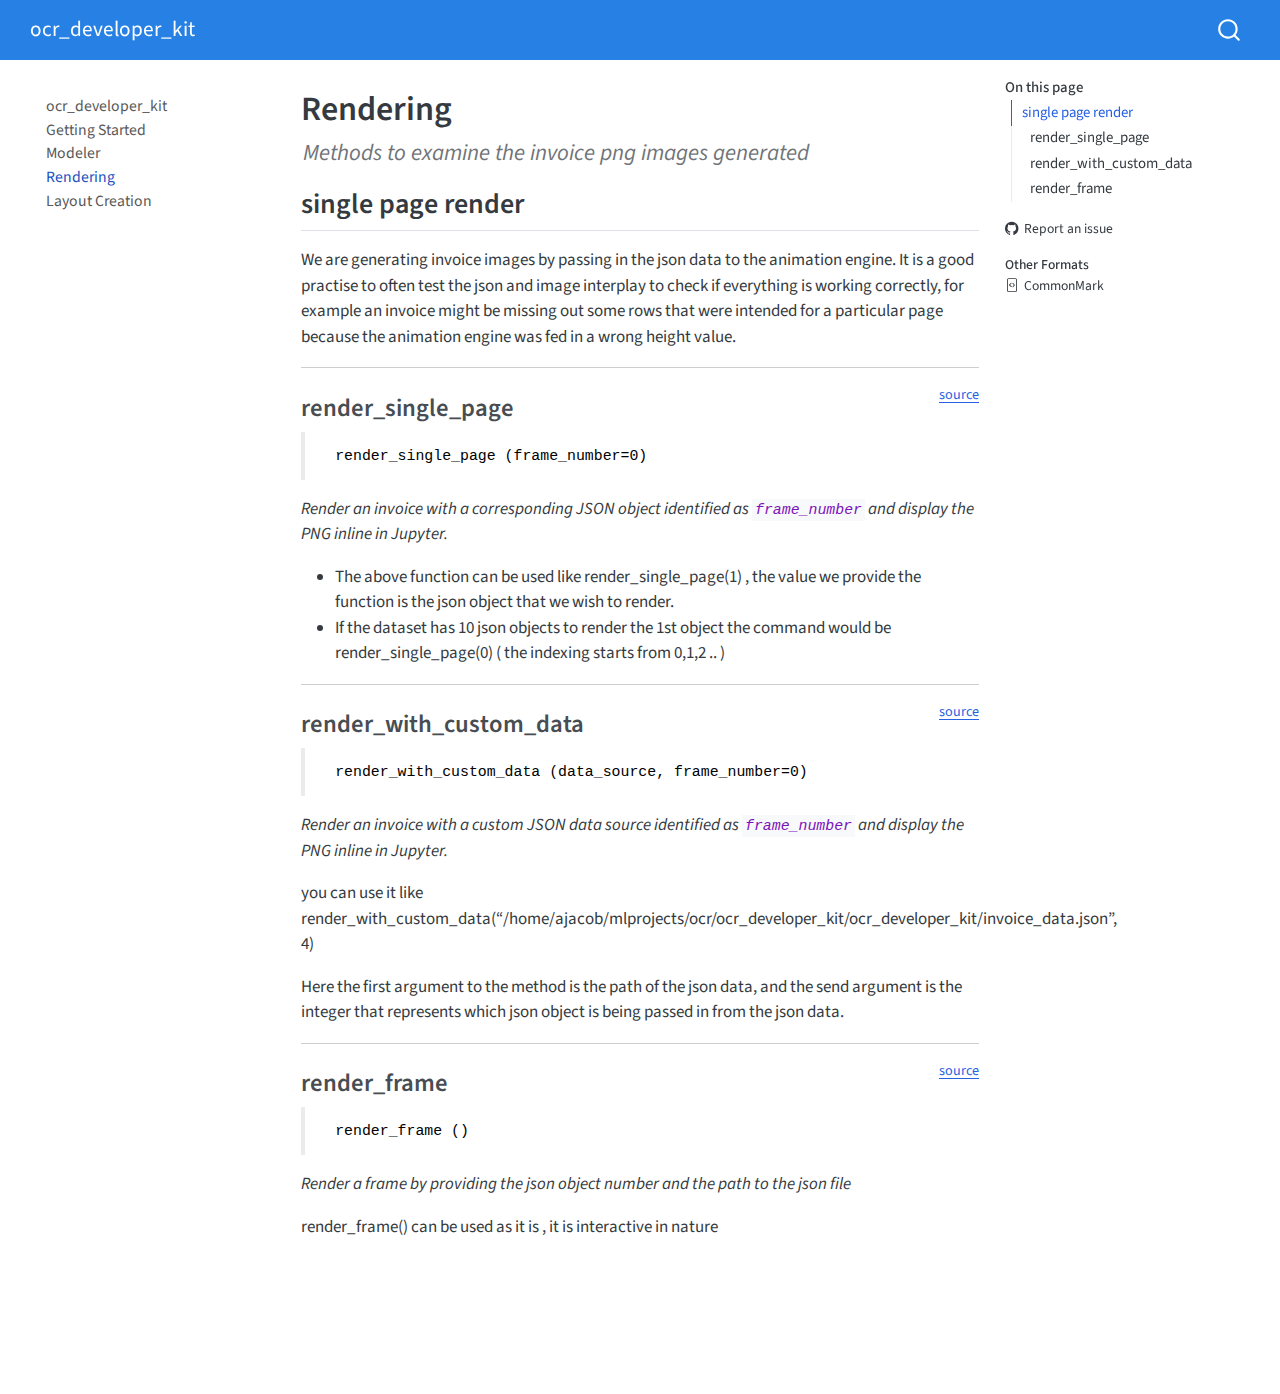
<file: _proc/_docs/renderer.html>
<!DOCTYPE html>
<html xmlns="http://www.w3.org/1999/xhtml" lang="en" xml:lang="en"><head>

<meta charset="utf-8">
<meta name="generator" content="quarto-1.7.33">

<meta name="viewport" content="width=device-width, initial-scale=1.0, user-scalable=yes">

<meta name="description" content="Methods to examine the invoice png images generated">

<title>Rendering – ocr_developer_kit</title>
<style>
code{white-space: pre-wrap;}
span.smallcaps{font-variant: small-caps;}
div.columns{display: flex; gap: min(4vw, 1.5em);}
div.column{flex: auto; overflow-x: auto;}
div.hanging-indent{margin-left: 1.5em; text-indent: -1.5em;}
ul.task-list{list-style: none;}
ul.task-list li input[type="checkbox"] {
  width: 0.8em;
  margin: 0 0.8em 0.2em -1em; /* quarto-specific, see https://github.com/quarto-dev/quarto-cli/issues/4556 */ 
  vertical-align: middle;
}
</style>


<script src="site_libs/quarto-nav/quarto-nav.js"></script>
<script src="site_libs/quarto-nav/headroom.min.js"></script>
<script src="site_libs/clipboard/clipboard.min.js"></script>
<script src="site_libs/quarto-search/autocomplete.umd.js"></script>
<script src="site_libs/quarto-search/fuse.min.js"></script>
<script src="site_libs/quarto-search/quarto-search.js"></script>
<meta name="quarto:offset" content="./">
<script src="site_libs/quarto-html/quarto.js" type="module"></script>
<script src="site_libs/quarto-html/tabsets/tabsets.js" type="module"></script>
<script src="site_libs/quarto-html/popper.min.js"></script>
<script src="site_libs/quarto-html/tippy.umd.min.js"></script>
<script src="site_libs/quarto-html/anchor.min.js"></script>
<link href="site_libs/quarto-html/tippy.css" rel="stylesheet">
<link href="site_libs/quarto-html/quarto-syntax-highlighting-ea385d0e468b0dd5ea5bf0780b1290d9.css" rel="stylesheet" id="quarto-text-highlighting-styles">
<script src="site_libs/bootstrap/bootstrap.min.js"></script>
<link href="site_libs/bootstrap/bootstrap-icons.css" rel="stylesheet">
<link href="site_libs/bootstrap/bootstrap-d11108efa633db5fb157ab0a190faa78.min.css" rel="stylesheet" append-hash="true" id="quarto-bootstrap" data-mode="light">
<script id="quarto-search-options" type="application/json">{
  "location": "navbar",
  "copy-button": false,
  "collapse-after": 3,
  "panel-placement": "end",
  "type": "overlay",
  "limit": 50,
  "keyboard-shortcut": [
    "f",
    "/",
    "s"
  ],
  "show-item-context": false,
  "language": {
    "search-no-results-text": "No results",
    "search-matching-documents-text": "matching documents",
    "search-copy-link-title": "Copy link to search",
    "search-hide-matches-text": "Hide additional matches",
    "search-more-match-text": "more match in this document",
    "search-more-matches-text": "more matches in this document",
    "search-clear-button-title": "Clear",
    "search-text-placeholder": "",
    "search-detached-cancel-button-title": "Cancel",
    "search-submit-button-title": "Submit",
    "search-label": "Search"
  }
}</script>


<link rel="stylesheet" href="styles.css">
<meta property="og:title" content="Rendering – ocr_developer_kit">
<meta property="og:description" content="Methods to examine the invoice png images generated">
<meta property="og:site_name" content="ocr_developer_kit">
<meta name="twitter:title" content="Rendering – ocr_developer_kit">
<meta name="twitter:description" content="Methods to examine the invoice png images generated">
<meta name="twitter:card" content="summary">
</head>

<body class="nav-sidebar floating nav-fixed quarto-light">

<div id="quarto-search-results"></div>
  <header id="quarto-header" class="headroom fixed-top">
    <nav class="navbar navbar-expand-lg " data-bs-theme="dark">
      <div class="navbar-container container-fluid">
      <div class="navbar-brand-container mx-auto">
    <a class="navbar-brand" href="./index.html">
    <span class="navbar-title">ocr_developer_kit</span>
    </a>
  </div>
        <div class="quarto-navbar-tools tools-end">
</div>
          <div id="quarto-search" class="" title="Search"></div>
      </div> <!-- /container-fluid -->
    </nav>
  <nav class="quarto-secondary-nav">
    <div class="container-fluid d-flex">
      <button type="button" class="quarto-btn-toggle btn" data-bs-toggle="collapse" role="button" data-bs-target=".quarto-sidebar-collapse-item" aria-controls="quarto-sidebar" aria-expanded="false" aria-label="Toggle sidebar navigation" onclick="if (window.quartoToggleHeadroom) { window.quartoToggleHeadroom(); }">
        <i class="bi bi-layout-text-sidebar-reverse"></i>
      </button>
        <nav class="quarto-page-breadcrumbs" aria-label="breadcrumb"><ol class="breadcrumb"><li class="breadcrumb-item"><a href="./renderer.html">Rendering</a></li></ol></nav>
        <a class="flex-grow-1" role="navigation" data-bs-toggle="collapse" data-bs-target=".quarto-sidebar-collapse-item" aria-controls="quarto-sidebar" aria-expanded="false" aria-label="Toggle sidebar navigation" onclick="if (window.quartoToggleHeadroom) { window.quartoToggleHeadroom(); }">      
        </a>
    </div>
  </nav>
</header>
<!-- content -->
<div id="quarto-content" class="quarto-container page-columns page-rows-contents page-layout-article page-navbar">
<!-- sidebar -->
  <nav id="quarto-sidebar" class="sidebar collapse collapse-horizontal quarto-sidebar-collapse-item sidebar-navigation floating overflow-auto">
    <div class="sidebar-menu-container"> 
    <ul class="list-unstyled mt-1">
        <li class="sidebar-item">
  <div class="sidebar-item-container"> 
  <a href="./index.html" class="sidebar-item-text sidebar-link">
 <span class="menu-text">ocr_developer_kit</span></a>
  </div>
</li>
        <li class="sidebar-item">
  <div class="sidebar-item-container"> 
  <a href="./instruction_manual.html" class="sidebar-item-text sidebar-link">
 <span class="menu-text">Getting Started</span></a>
  </div>
</li>
        <li class="sidebar-item">
  <div class="sidebar-item-container"> 
  <a href="./modeler.html" class="sidebar-item-text sidebar-link">
 <span class="menu-text">Modeler</span></a>
  </div>
</li>
        <li class="sidebar-item">
  <div class="sidebar-item-container"> 
  <a href="./renderer.html" class="sidebar-item-text sidebar-link active">
 <span class="menu-text">Rendering</span></a>
  </div>
</li>
        <li class="sidebar-item">
  <div class="sidebar-item-container"> 
  <a href="./komatsu_page2.html" class="sidebar-item-text sidebar-link">
 <span class="menu-text">Layout Creation</span></a>
  </div>
</li>
    </ul>
    </div>
</nav>
<div id="quarto-sidebar-glass" class="quarto-sidebar-collapse-item" data-bs-toggle="collapse" data-bs-target=".quarto-sidebar-collapse-item"></div>
<!-- margin-sidebar -->
    <div id="quarto-margin-sidebar" class="sidebar margin-sidebar">
        <nav id="TOC" role="doc-toc" class="toc-active">
    <h2 id="toc-title">On this page</h2>
   
  <ul>
  <li><a href="#single-page-render" id="toc-single-page-render" class="nav-link active" data-scroll-target="#single-page-render">single page render</a>
  <ul class="collapse">
  <li><a href="#render_single_page" id="toc-render_single_page" class="nav-link" data-scroll-target="#render_single_page">render_single_page</a></li>
  <li><a href="#render_with_custom_data" id="toc-render_with_custom_data" class="nav-link" data-scroll-target="#render_with_custom_data">render_with_custom_data</a></li>
  <li><a href="#render_frame" id="toc-render_frame" class="nav-link" data-scroll-target="#render_frame">render_frame</a></li>
  </ul></li>
  </ul>
<div class="toc-actions"><ul><li><a href="https://github.com/alix559/ocr_developer_kit/issues/new" class="toc-action"><i class="bi bi-github"></i>Report an issue</a></li></ul></div><div class="quarto-alternate-formats"><h2>Other Formats</h2><ul><li><a href="renderer.html.md"><i class="bi bi-file-code"></i>CommonMark</a></li></ul></div></nav>
    </div>
<!-- main -->
<main class="content" id="quarto-document-content">

<header id="title-block-header" class="quarto-title-block default">
<div class="quarto-title">
<h1 class="title">Rendering</h1>
</div>

<div>
  <div class="description">
    Methods to examine the invoice png images generated
  </div>
</div>


<div class="quarto-title-meta">

    
  
    
  </div>
  


</header>


<!-- WARNING: THIS FILE WAS AUTOGENERATED! DO NOT EDIT! -->
<section id="single-page-render" class="level2">
<h2 class="anchored" data-anchor-id="single-page-render">single page render</h2>
<p>We are generating invoice images by passing in the json data to the animation engine. It is a good practise to often test the json and image interplay to check if everything is working correctly, for example an invoice might be missing out some rows that were intended for a particular page because the animation engine was fed in a wrong height value.</p>
<hr>
<p><a href="https://github.com/alix559/ocr_developer_kit/blob/main/ocr_developer_kit/renderer.py#L17" target="_blank" style="float:right; font-size:smaller">source</a></p>
<section id="render_single_page" class="level3">
<h3 class="anchored" data-anchor-id="render_single_page">render_single_page</h3>
<blockquote class="blockquote">
<pre><code> render_single_page (frame_number=0)</code></pre>
</blockquote>
<p><em>Render an invoice with a corresponding JSON object identified as <code>frame_number</code> and display the PNG inline in Jupyter.</em></p>
<ul>
<li>The above function can be used like render_single_page(1) , the value we provide the function is the json object that we wish to render.</li>
<li>If the dataset has 10 json objects to render the 1st object the command would be render_single_page(0) ( the indexing starts from 0,1,2 .. )</li>
</ul>
<hr>
<p><a href="https://github.com/alix559/ocr_developer_kit/blob/main/ocr_developer_kit/renderer.py#L37" target="_blank" style="float:right; font-size:smaller">source</a></p>
</section>
<section id="render_with_custom_data" class="level3">
<h3 class="anchored" data-anchor-id="render_with_custom_data">render_with_custom_data</h3>
<blockquote class="blockquote">
<pre><code> render_with_custom_data (data_source, frame_number=0)</code></pre>
</blockquote>
<p><em>Render an invoice with a custom JSON data source identified as <code>frame_number</code> and display the PNG inline in Jupyter.</em></p>
<p>you can use it like render_with_custom_data(“/home/ajacob/mlprojects/ocr/ocr_developer_kit/ocr_developer_kit/invoice_data.json”, 4)</p>
<p>Here the first argument to the method is the path of the json data, and the send argument is the integer that represents which json object is being passed in from the json data.</p>
<hr>
<p><a href="https://github.com/alix559/ocr_developer_kit/blob/main/ocr_developer_kit/renderer.py#L64" target="_blank" style="float:right; font-size:smaller">source</a></p>
</section>
<section id="render_frame" class="level3">
<h3 class="anchored" data-anchor-id="render_frame">render_frame</h3>
<blockquote class="blockquote">
<pre><code> render_frame ()</code></pre>
</blockquote>
<p><em>Render a frame by providing the json object number and the path to the json file</em></p>
<p>render_frame() can be used as it is , it is interactive in nature</p>


</section>
</section>

</main> <!-- /main -->
<script id="quarto-html-after-body" type="application/javascript">
  window.document.addEventListener("DOMContentLoaded", function (event) {
    const icon = "";
    const anchorJS = new window.AnchorJS();
    anchorJS.options = {
      placement: 'right',
      icon: icon
    };
    anchorJS.add('.anchored');
    const isCodeAnnotation = (el) => {
      for (const clz of el.classList) {
        if (clz.startsWith('code-annotation-')) {                     
          return true;
        }
      }
      return false;
    }
    const onCopySuccess = function(e) {
      // button target
      const button = e.trigger;
      // don't keep focus
      button.blur();
      // flash "checked"
      button.classList.add('code-copy-button-checked');
      var currentTitle = button.getAttribute("title");
      button.setAttribute("title", "Copied!");
      let tooltip;
      if (window.bootstrap) {
        button.setAttribute("data-bs-toggle", "tooltip");
        button.setAttribute("data-bs-placement", "left");
        button.setAttribute("data-bs-title", "Copied!");
        tooltip = new bootstrap.Tooltip(button, 
          { trigger: "manual", 
            customClass: "code-copy-button-tooltip",
            offset: [0, -8]});
        tooltip.show();    
      }
      setTimeout(function() {
        if (tooltip) {
          tooltip.hide();
          button.removeAttribute("data-bs-title");
          button.removeAttribute("data-bs-toggle");
          button.removeAttribute("data-bs-placement");
        }
        button.setAttribute("title", currentTitle);
        button.classList.remove('code-copy-button-checked');
      }, 1000);
      // clear code selection
      e.clearSelection();
    }
    const getTextToCopy = function(trigger) {
        const codeEl = trigger.previousElementSibling.cloneNode(true);
        for (const childEl of codeEl.children) {
          if (isCodeAnnotation(childEl)) {
            childEl.remove();
          }
        }
        return codeEl.innerText;
    }
    const clipboard = new window.ClipboardJS('.code-copy-button:not([data-in-quarto-modal])', {
      text: getTextToCopy
    });
    clipboard.on('success', onCopySuccess);
    if (window.document.getElementById('quarto-embedded-source-code-modal')) {
      const clipboardModal = new window.ClipboardJS('.code-copy-button[data-in-quarto-modal]', {
        text: getTextToCopy,
        container: window.document.getElementById('quarto-embedded-source-code-modal')
      });
      clipboardModal.on('success', onCopySuccess);
    }
      var localhostRegex = new RegExp(/^(?:http|https):\/\/localhost\:?[0-9]*\//);
      var mailtoRegex = new RegExp(/^mailto:/);
        var filterRegex = new RegExp("https:\/\/alix559\.github\.io\/ocr_developer_kit");
      var isInternal = (href) => {
          return filterRegex.test(href) || localhostRegex.test(href) || mailtoRegex.test(href);
      }
      // Inspect non-navigation links and adorn them if external
     var links = window.document.querySelectorAll('a[href]:not(.nav-link):not(.navbar-brand):not(.toc-action):not(.sidebar-link):not(.sidebar-item-toggle):not(.pagination-link):not(.no-external):not([aria-hidden]):not(.dropdown-item):not(.quarto-navigation-tool):not(.about-link)');
      for (var i=0; i<links.length; i++) {
        const link = links[i];
        if (!isInternal(link.href)) {
          // undo the damage that might have been done by quarto-nav.js in the case of
          // links that we want to consider external
          if (link.dataset.originalHref !== undefined) {
            link.href = link.dataset.originalHref;
          }
        }
      }
    function tippyHover(el, contentFn, onTriggerFn, onUntriggerFn) {
      const config = {
        allowHTML: true,
        maxWidth: 500,
        delay: 100,
        arrow: false,
        appendTo: function(el) {
            return el.parentElement;
        },
        interactive: true,
        interactiveBorder: 10,
        theme: 'quarto',
        placement: 'bottom-start',
      };
      if (contentFn) {
        config.content = contentFn;
      }
      if (onTriggerFn) {
        config.onTrigger = onTriggerFn;
      }
      if (onUntriggerFn) {
        config.onUntrigger = onUntriggerFn;
      }
      window.tippy(el, config); 
    }
    const noterefs = window.document.querySelectorAll('a[role="doc-noteref"]');
    for (var i=0; i<noterefs.length; i++) {
      const ref = noterefs[i];
      tippyHover(ref, function() {
        // use id or data attribute instead here
        let href = ref.getAttribute('data-footnote-href') || ref.getAttribute('href');
        try { href = new URL(href).hash; } catch {}
        const id = href.replace(/^#\/?/, "");
        const note = window.document.getElementById(id);
        if (note) {
          return note.innerHTML;
        } else {
          return "";
        }
      });
    }
    const xrefs = window.document.querySelectorAll('a.quarto-xref');
    const processXRef = (id, note) => {
      // Strip column container classes
      const stripColumnClz = (el) => {
        el.classList.remove("page-full", "page-columns");
        if (el.children) {
          for (const child of el.children) {
            stripColumnClz(child);
          }
        }
      }
      stripColumnClz(note)
      if (id === null || id.startsWith('sec-')) {
        // Special case sections, only their first couple elements
        const container = document.createElement("div");
        if (note.children && note.children.length > 2) {
          container.appendChild(note.children[0].cloneNode(true));
          for (let i = 1; i < note.children.length; i++) {
            const child = note.children[i];
            if (child.tagName === "P" && child.innerText === "") {
              continue;
            } else {
              container.appendChild(child.cloneNode(true));
              break;
            }
          }
          if (window.Quarto?.typesetMath) {
            window.Quarto.typesetMath(container);
          }
          return container.innerHTML
        } else {
          if (window.Quarto?.typesetMath) {
            window.Quarto.typesetMath(note);
          }
          return note.innerHTML;
        }
      } else {
        // Remove any anchor links if they are present
        const anchorLink = note.querySelector('a.anchorjs-link');
        if (anchorLink) {
          anchorLink.remove();
        }
        if (window.Quarto?.typesetMath) {
          window.Quarto.typesetMath(note);
        }
        if (note.classList.contains("callout")) {
          return note.outerHTML;
        } else {
          return note.innerHTML;
        }
      }
    }
    for (var i=0; i<xrefs.length; i++) {
      const xref = xrefs[i];
      tippyHover(xref, undefined, function(instance) {
        instance.disable();
        let url = xref.getAttribute('href');
        let hash = undefined; 
        if (url.startsWith('#')) {
          hash = url;
        } else {
          try { hash = new URL(url).hash; } catch {}
        }
        if (hash) {
          const id = hash.replace(/^#\/?/, "");
          const note = window.document.getElementById(id);
          if (note !== null) {
            try {
              const html = processXRef(id, note.cloneNode(true));
              instance.setContent(html);
            } finally {
              instance.enable();
              instance.show();
            }
          } else {
            // See if we can fetch this
            fetch(url.split('#')[0])
            .then(res => res.text())
            .then(html => {
              const parser = new DOMParser();
              const htmlDoc = parser.parseFromString(html, "text/html");
              const note = htmlDoc.getElementById(id);
              if (note !== null) {
                const html = processXRef(id, note);
                instance.setContent(html);
              } 
            }).finally(() => {
              instance.enable();
              instance.show();
            });
          }
        } else {
          // See if we can fetch a full url (with no hash to target)
          // This is a special case and we should probably do some content thinning / targeting
          fetch(url)
          .then(res => res.text())
          .then(html => {
            const parser = new DOMParser();
            const htmlDoc = parser.parseFromString(html, "text/html");
            const note = htmlDoc.querySelector('main.content');
            if (note !== null) {
              // This should only happen for chapter cross references
              // (since there is no id in the URL)
              // remove the first header
              if (note.children.length > 0 && note.children[0].tagName === "HEADER") {
                note.children[0].remove();
              }
              const html = processXRef(null, note);
              instance.setContent(html);
            } 
          }).finally(() => {
            instance.enable();
            instance.show();
          });
        }
      }, function(instance) {
      });
    }
        let selectedAnnoteEl;
        const selectorForAnnotation = ( cell, annotation) => {
          let cellAttr = 'data-code-cell="' + cell + '"';
          let lineAttr = 'data-code-annotation="' +  annotation + '"';
          const selector = 'span[' + cellAttr + '][' + lineAttr + ']';
          return selector;
        }
        const selectCodeLines = (annoteEl) => {
          const doc = window.document;
          const targetCell = annoteEl.getAttribute("data-target-cell");
          const targetAnnotation = annoteEl.getAttribute("data-target-annotation");
          const annoteSpan = window.document.querySelector(selectorForAnnotation(targetCell, targetAnnotation));
          const lines = annoteSpan.getAttribute("data-code-lines").split(",");
          const lineIds = lines.map((line) => {
            return targetCell + "-" + line;
          })
          let top = null;
          let height = null;
          let parent = null;
          if (lineIds.length > 0) {
              //compute the position of the single el (top and bottom and make a div)
              const el = window.document.getElementById(lineIds[0]);
              top = el.offsetTop;
              height = el.offsetHeight;
              parent = el.parentElement.parentElement;
            if (lineIds.length > 1) {
              const lastEl = window.document.getElementById(lineIds[lineIds.length - 1]);
              const bottom = lastEl.offsetTop + lastEl.offsetHeight;
              height = bottom - top;
            }
            if (top !== null && height !== null && parent !== null) {
              // cook up a div (if necessary) and position it 
              let div = window.document.getElementById("code-annotation-line-highlight");
              if (div === null) {
                div = window.document.createElement("div");
                div.setAttribute("id", "code-annotation-line-highlight");
                div.style.position = 'absolute';
                parent.appendChild(div);
              }
              div.style.top = top - 2 + "px";
              div.style.height = height + 4 + "px";
              div.style.left = 0;
              let gutterDiv = window.document.getElementById("code-annotation-line-highlight-gutter");
              if (gutterDiv === null) {
                gutterDiv = window.document.createElement("div");
                gutterDiv.setAttribute("id", "code-annotation-line-highlight-gutter");
                gutterDiv.style.position = 'absolute';
                const codeCell = window.document.getElementById(targetCell);
                const gutter = codeCell.querySelector('.code-annotation-gutter');
                gutter.appendChild(gutterDiv);
              }
              gutterDiv.style.top = top - 2 + "px";
              gutterDiv.style.height = height + 4 + "px";
            }
            selectedAnnoteEl = annoteEl;
          }
        };
        const unselectCodeLines = () => {
          const elementsIds = ["code-annotation-line-highlight", "code-annotation-line-highlight-gutter"];
          elementsIds.forEach((elId) => {
            const div = window.document.getElementById(elId);
            if (div) {
              div.remove();
            }
          });
          selectedAnnoteEl = undefined;
        };
          // Handle positioning of the toggle
      window.addEventListener(
        "resize",
        throttle(() => {
          elRect = undefined;
          if (selectedAnnoteEl) {
            selectCodeLines(selectedAnnoteEl);
          }
        }, 10)
      );
      function throttle(fn, ms) {
      let throttle = false;
      let timer;
        return (...args) => {
          if(!throttle) { // first call gets through
              fn.apply(this, args);
              throttle = true;
          } else { // all the others get throttled
              if(timer) clearTimeout(timer); // cancel #2
              timer = setTimeout(() => {
                fn.apply(this, args);
                timer = throttle = false;
              }, ms);
          }
        };
      }
        // Attach click handler to the DT
        const annoteDls = window.document.querySelectorAll('dt[data-target-cell]');
        for (const annoteDlNode of annoteDls) {
          annoteDlNode.addEventListener('click', (event) => {
            const clickedEl = event.target;
            if (clickedEl !== selectedAnnoteEl) {
              unselectCodeLines();
              const activeEl = window.document.querySelector('dt[data-target-cell].code-annotation-active');
              if (activeEl) {
                activeEl.classList.remove('code-annotation-active');
              }
              selectCodeLines(clickedEl);
              clickedEl.classList.add('code-annotation-active');
            } else {
              // Unselect the line
              unselectCodeLines();
              clickedEl.classList.remove('code-annotation-active');
            }
          });
        }
    const findCites = (el) => {
      const parentEl = el.parentElement;
      if (parentEl) {
        const cites = parentEl.dataset.cites;
        if (cites) {
          return {
            el,
            cites: cites.split(' ')
          };
        } else {
          return findCites(el.parentElement)
        }
      } else {
        return undefined;
      }
    };
    var bibliorefs = window.document.querySelectorAll('a[role="doc-biblioref"]');
    for (var i=0; i<bibliorefs.length; i++) {
      const ref = bibliorefs[i];
      const citeInfo = findCites(ref);
      if (citeInfo) {
        tippyHover(citeInfo.el, function() {
          var popup = window.document.createElement('div');
          citeInfo.cites.forEach(function(cite) {
            var citeDiv = window.document.createElement('div');
            citeDiv.classList.add('hanging-indent');
            citeDiv.classList.add('csl-entry');
            var biblioDiv = window.document.getElementById('ref-' + cite);
            if (biblioDiv) {
              citeDiv.innerHTML = biblioDiv.innerHTML;
            }
            popup.appendChild(citeDiv);
          });
          return popup.innerHTML;
        });
      }
    }
  });
  </script>
</div> <!-- /content -->




<footer class="footer"><div class="nav-footer"><div class="nav-footer-center"><div class="toc-actions d-sm-block d-md-none"><ul><li><a href="https://github.com/alix559/ocr_developer_kit/issues/new" class="toc-action"><i class="bi bi-github"></i>Report an issue</a></li></ul></div></div></div></footer></body></html>
</file>
<file: site_libs/quarto-html/tippy.css>
.tippy-box[data-animation=fade][data-state=hidden]{opacity:0}[data-tippy-root]{max-width:calc(100vw - 10px)}.tippy-box{position:relative;background-color:#333;color:#fff;border-radius:4px;font-size:14px;line-height:1.4;white-space:normal;outline:0;transition-property:transform,visibility,opacity}.tippy-box[data-placement^=top]>.tippy-arrow{bottom:0}.tippy-box[data-placement^=top]>.tippy-arrow:before{bottom:-7px;left:0;border-width:8px 8px 0;border-top-color:initial;transform-origin:center top}.tippy-box[data-placement^=bottom]>.tippy-arrow{top:0}.tippy-box[data-placement^=bottom]>.tippy-arrow:before{top:-7px;left:0;border-width:0 8px 8px;border-bottom-color:initial;transform-origin:center bottom}.tippy-box[data-placement^=left]>.tippy-arrow{right:0}.tippy-box[data-placement^=left]>.tippy-arrow:before{border-width:8px 0 8px 8px;border-left-color:initial;right:-7px;transform-origin:center left}.tippy-box[data-placement^=right]>.tippy-arrow{left:0}.tippy-box[data-placement^=right]>.tippy-arrow:before{left:-7px;border-width:8px 8px 8px 0;border-right-color:initial;transform-origin:center right}.tippy-box[data-inertia][data-state=visible]{transition-timing-function:cubic-bezier(.54,1.5,.38,1.11)}.tippy-arrow{width:16px;height:16px;color:#333}.tippy-arrow:before{content:"";position:absolute;border-color:transparent;border-style:solid}.tippy-content{position:relative;padding:5px 9px;z-index:1}
</file>
<file: site_libs/quarto-html/quarto-syntax-highlighting-c8ad9e5dbd60b7b70b38521ab19b7da4.css>
/* quarto syntax highlight colors */
:root {
  --quarto-hl-ot-color: #003B4F;
  --quarto-hl-at-color: #657422;
  --quarto-hl-ss-color: #20794D;
  --quarto-hl-an-color: #5E5E5E;
  --quarto-hl-fu-color: #4758AB;
  --quarto-hl-st-color: #20794D;
  --quarto-hl-cf-color: #003B4F;
  --quarto-hl-op-color: #5E5E5E;
  --quarto-hl-er-color: #AD0000;
  --quarto-hl-bn-color: #AD0000;
  --quarto-hl-al-color: #AD0000;
  --quarto-hl-va-color: #111111;
  --quarto-hl-bu-color: inherit;
  --quarto-hl-ex-color: inherit;
  --quarto-hl-pp-color: #AD0000;
  --quarto-hl-in-color: #5E5E5E;
  --quarto-hl-vs-color: #20794D;
  --quarto-hl-wa-color: #5E5E5E;
  --quarto-hl-do-color: #5E5E5E;
  --quarto-hl-im-color: #00769E;
  --quarto-hl-ch-color: #20794D;
  --quarto-hl-dt-color: #AD0000;
  --quarto-hl-fl-color: #AD0000;
  --quarto-hl-co-color: #5E5E5E;
  --quarto-hl-cv-color: #5E5E5E;
  --quarto-hl-cn-color: #8f5902;
  --quarto-hl-sc-color: #5E5E5E;
  --quarto-hl-dv-color: #AD0000;
  --quarto-hl-kw-color: #003B4F;
}

/* other quarto variables */
:root {
  --quarto-font-monospace: SFMono-Regular, Menlo, Monaco, Consolas, "Liberation Mono", "Courier New", monospace;
}

/* syntax highlight based on Pandoc's rules */
pre > code.sourceCode > span {
  color: #003B4F;
}

code.sourceCode > span {
  color: #003B4F;
}

div.sourceCode,
div.sourceCode pre.sourceCode {
  color: #003B4F;
}

/* Normal */
code span {
  color: #003B4F;
}

/* Alert */
code span.al {
  color: #AD0000;
  font-style: inherit;
}

/* Annotation */
code span.an {
  color: #5E5E5E;
  font-style: inherit;
}

/* Attribute */
code span.at {
  color: #657422;
  font-style: inherit;
}

/* BaseN */
code span.bn {
  color: #AD0000;
  font-style: inherit;
}

/* BuiltIn */
code span.bu {
  font-style: inherit;
}

/* ControlFlow */
code span.cf {
  color: #003B4F;
  font-weight: bold;
  font-style: inherit;
}

/* Char */
code span.ch {
  color: #20794D;
  font-style: inherit;
}

/* Constant */
code span.cn {
  color: #8f5902;
  font-style: inherit;
}

/* Comment */
code span.co {
  color: #5E5E5E;
  font-style: inherit;
}

/* CommentVar */
code span.cv {
  color: #5E5E5E;
  font-style: italic;
}

/* Documentation */
code span.do {
  color: #5E5E5E;
  font-style: italic;
}

/* DataType */
code span.dt {
  color: #AD0000;
  font-style: inherit;
}

/* DecVal */
code span.dv {
  color: #AD0000;
  font-style: inherit;
}

/* Error */
code span.er {
  color: #AD0000;
  font-style: inherit;
}

/* Extension */
code span.ex {
  font-style: inherit;
}

/* Float */
code span.fl {
  color: #AD0000;
  font-style: inherit;
}

/* Function */
code span.fu {
  color: #4758AB;
  font-style: inherit;
}

/* Import */
code span.im {
  color: #00769E;
  font-style: inherit;
}

/* Information */
code span.in {
  color: #5E5E5E;
  font-style: inherit;
}

/* Keyword */
code span.kw {
  color: #003B4F;
  font-weight: bold;
  font-style: inherit;
}

/* Operator */
code span.op {
  color: #5E5E5E;
  font-style: inherit;
}

/* Other */
code span.ot {
  color: #003B4F;
  font-style: inherit;
}

/* Preprocessor */
code span.pp {
  color: #AD0000;
  font-style: inherit;
}

/* SpecialChar */
code span.sc {
  color: #5E5E5E;
  font-style: inherit;
}

/* SpecialString */
code span.ss {
  color: #20794D;
  font-style: inherit;
}

/* String */
code span.st {
  color: #20794D;
  font-style: inherit;
}

/* Variable */
code span.va {
  color: #111111;
  font-style: inherit;
}

/* VerbatimString */
code span.vs {
  color: #20794D;
  font-style: inherit;
}

/* Warning */
code span.wa {
  color: #5E5E5E;
  font-style: italic;
}

.prevent-inlining {
  content: "</";
}

/*# sourceMappingURL=405ffa06017179012420079c49e771b5.css.map */
</file>
<file: styles.css>
.cell {
  margin-bottom: 1rem;
}

.cell > .sourceCode {
  margin-bottom: 0;
}

.cell-output > pre {
  margin-bottom: 0;
}

.cell-output > pre, .cell-output > .sourceCode > pre, .cell-output-stdout > pre {
  margin-left: 0.8rem;
  margin-top: 0;
  background: none;
  border-left: 2px solid lightsalmon;
  border-top-left-radius: 0;
  border-top-right-radius: 0;
}

.cell-output > .sourceCode {
  border: none;
}

.cell-output > .sourceCode {
  background: none;
  margin-top: 0;
}

div.description {
  padding-left: 2px;
  padding-top: 5px;
  font-style: italic;
  font-size: 135%;
  opacity: 70%;
}
</file>
<file: _proc/_docs/site_libs/quarto-html/tippy.css>
.tippy-box[data-animation=fade][data-state=hidden]{opacity:0}[data-tippy-root]{max-width:calc(100vw - 10px)}.tippy-box{position:relative;background-color:#333;color:#fff;border-radius:4px;font-size:14px;line-height:1.4;white-space:normal;outline:0;transition-property:transform,visibility,opacity}.tippy-box[data-placement^=top]>.tippy-arrow{bottom:0}.tippy-box[data-placement^=top]>.tippy-arrow:before{bottom:-7px;left:0;border-width:8px 8px 0;border-top-color:initial;transform-origin:center top}.tippy-box[data-placement^=bottom]>.tippy-arrow{top:0}.tippy-box[data-placement^=bottom]>.tippy-arrow:before{top:-7px;left:0;border-width:0 8px 8px;border-bottom-color:initial;transform-origin:center bottom}.tippy-box[data-placement^=left]>.tippy-arrow{right:0}.tippy-box[data-placement^=left]>.tippy-arrow:before{border-width:8px 0 8px 8px;border-left-color:initial;right:-7px;transform-origin:center left}.tippy-box[data-placement^=right]>.tippy-arrow{left:0}.tippy-box[data-placement^=right]>.tippy-arrow:before{left:-7px;border-width:8px 8px 8px 0;border-right-color:initial;transform-origin:center right}.tippy-box[data-inertia][data-state=visible]{transition-timing-function:cubic-bezier(.54,1.5,.38,1.11)}.tippy-arrow{width:16px;height:16px;color:#333}.tippy-arrow:before{content:"";position:absolute;border-color:transparent;border-style:solid}.tippy-content{position:relative;padding:5px 9px;z-index:1}
</file>
<file: _proc/_docs/site_libs/quarto-html/quarto-syntax-highlighting-ea385d0e468b0dd5ea5bf0780b1290d9.css>
/* quarto syntax highlight colors */
:root {
  --quarto-hl-ot-color: #003B4F;
  --quarto-hl-at-color: #657422;
  --quarto-hl-ss-color: #20794D;
  --quarto-hl-an-color: #5E5E5E;
  --quarto-hl-fu-color: #4758AB;
  --quarto-hl-st-color: #20794D;
  --quarto-hl-cf-color: #003B4F;
  --quarto-hl-op-color: #5E5E5E;
  --quarto-hl-er-color: #AD0000;
  --quarto-hl-bn-color: #AD0000;
  --quarto-hl-al-color: #AD0000;
  --quarto-hl-va-color: #111111;
  --quarto-hl-bu-color: inherit;
  --quarto-hl-ex-color: inherit;
  --quarto-hl-pp-color: #AD0000;
  --quarto-hl-in-color: #5E5E5E;
  --quarto-hl-vs-color: #20794D;
  --quarto-hl-wa-color: #5E5E5E;
  --quarto-hl-do-color: #5E5E5E;
  --quarto-hl-im-color: #00769E;
  --quarto-hl-ch-color: #20794D;
  --quarto-hl-dt-color: #AD0000;
  --quarto-hl-fl-color: #AD0000;
  --quarto-hl-co-color: #5E5E5E;
  --quarto-hl-cv-color: #5E5E5E;
  --quarto-hl-cn-color: #8f5902;
  --quarto-hl-sc-color: #5E5E5E;
  --quarto-hl-dv-color: #AD0000;
  --quarto-hl-kw-color: #003B4F;
}

/* other quarto variables */
:root {
  --quarto-font-monospace: SFMono-Regular, Menlo, Monaco, Consolas, "Liberation Mono", "Courier New", monospace;
}

/* syntax highlight based on Pandoc's rules */
pre > code.sourceCode > span {
  color: #003B4F;
}

code.sourceCode > span {
  color: #003B4F;
}

div.sourceCode,
div.sourceCode pre.sourceCode {
  color: #003B4F;
}

/* Normal */
code span {
  color: #003B4F;
}

/* Alert */
code span.al {
  color: #AD0000;
  font-style: inherit;
}

/* Annotation */
code span.an {
  color: #5E5E5E;
  font-style: inherit;
}

/* Attribute */
code span.at {
  color: #657422;
  font-style: inherit;
}

/* BaseN */
code span.bn {
  color: #AD0000;
  font-style: inherit;
}

/* BuiltIn */
code span.bu {
  font-style: inherit;
}

/* ControlFlow */
code span.cf {
  color: #003B4F;
  font-weight: bold;
  font-style: inherit;
}

/* Char */
code span.ch {
  color: #20794D;
  font-style: inherit;
}

/* Constant */
code span.cn {
  color: #8f5902;
  font-style: inherit;
}

/* Comment */
code span.co {
  color: #5E5E5E;
  font-style: inherit;
}

/* CommentVar */
code span.cv {
  color: #5E5E5E;
  font-style: italic;
}

/* Documentation */
code span.do {
  color: #5E5E5E;
  font-style: italic;
}

/* DataType */
code span.dt {
  color: #AD0000;
  font-style: inherit;
}

/* DecVal */
code span.dv {
  color: #AD0000;
  font-style: inherit;
}

/* Error */
code span.er {
  color: #AD0000;
  font-style: inherit;
}

/* Extension */
code span.ex {
  font-style: inherit;
}

/* Float */
code span.fl {
  color: #AD0000;
  font-style: inherit;
}

/* Function */
code span.fu {
  color: #4758AB;
  font-style: inherit;
}

/* Import */
code span.im {
  color: #00769E;
  font-style: inherit;
}

/* Information */
code span.in {
  color: #5E5E5E;
  font-style: inherit;
}

/* Keyword */
code span.kw {
  color: #003B4F;
  font-weight: bold;
  font-style: inherit;
}

/* Operator */
code span.op {
  color: #5E5E5E;
  font-style: inherit;
}

/* Other */
code span.ot {
  color: #003B4F;
  font-style: inherit;
}

/* Preprocessor */
code span.pp {
  color: #AD0000;
  font-style: inherit;
}

/* SpecialChar */
code span.sc {
  color: #5E5E5E;
  font-style: inherit;
}

/* SpecialString */
code span.ss {
  color: #20794D;
  font-style: inherit;
}

/* String */
code span.st {
  color: #20794D;
  font-style: inherit;
}

/* Variable */
code span.va {
  color: #111111;
  font-style: inherit;
}

/* VerbatimString */
code span.vs {
  color: #20794D;
  font-style: inherit;
}

/* Warning */
code span.wa {
  color: #5E5E5E;
  font-style: italic;
}

.prevent-inlining {
  content: "</";
}

/*# sourceMappingURL=538754cbb4183396a2435bcb80637e05.css.map */
</file>
<file: _proc/_docs/styles.css>
.cell {
  margin-bottom: 1rem;
}

.cell > .sourceCode {
  margin-bottom: 0;
}

.cell-output > pre {
  margin-bottom: 0;
}

.cell-output > pre, .cell-output > .sourceCode > pre, .cell-output-stdout > pre {
  margin-left: 0.8rem;
  margin-top: 0;
  background: none;
  border-left: 2px solid lightsalmon;
  border-top-left-radius: 0;
  border-top-right-radius: 0;
}

.cell-output > .sourceCode {
  border: none;
}

.cell-output > .sourceCode {
  background: none;
  margin-top: 0;
}

div.description {
  padding-left: 2px;
  padding-top: 5px;
  font-style: italic;
  font-size: 135%;
  opacity: 70%;
}
</file>
